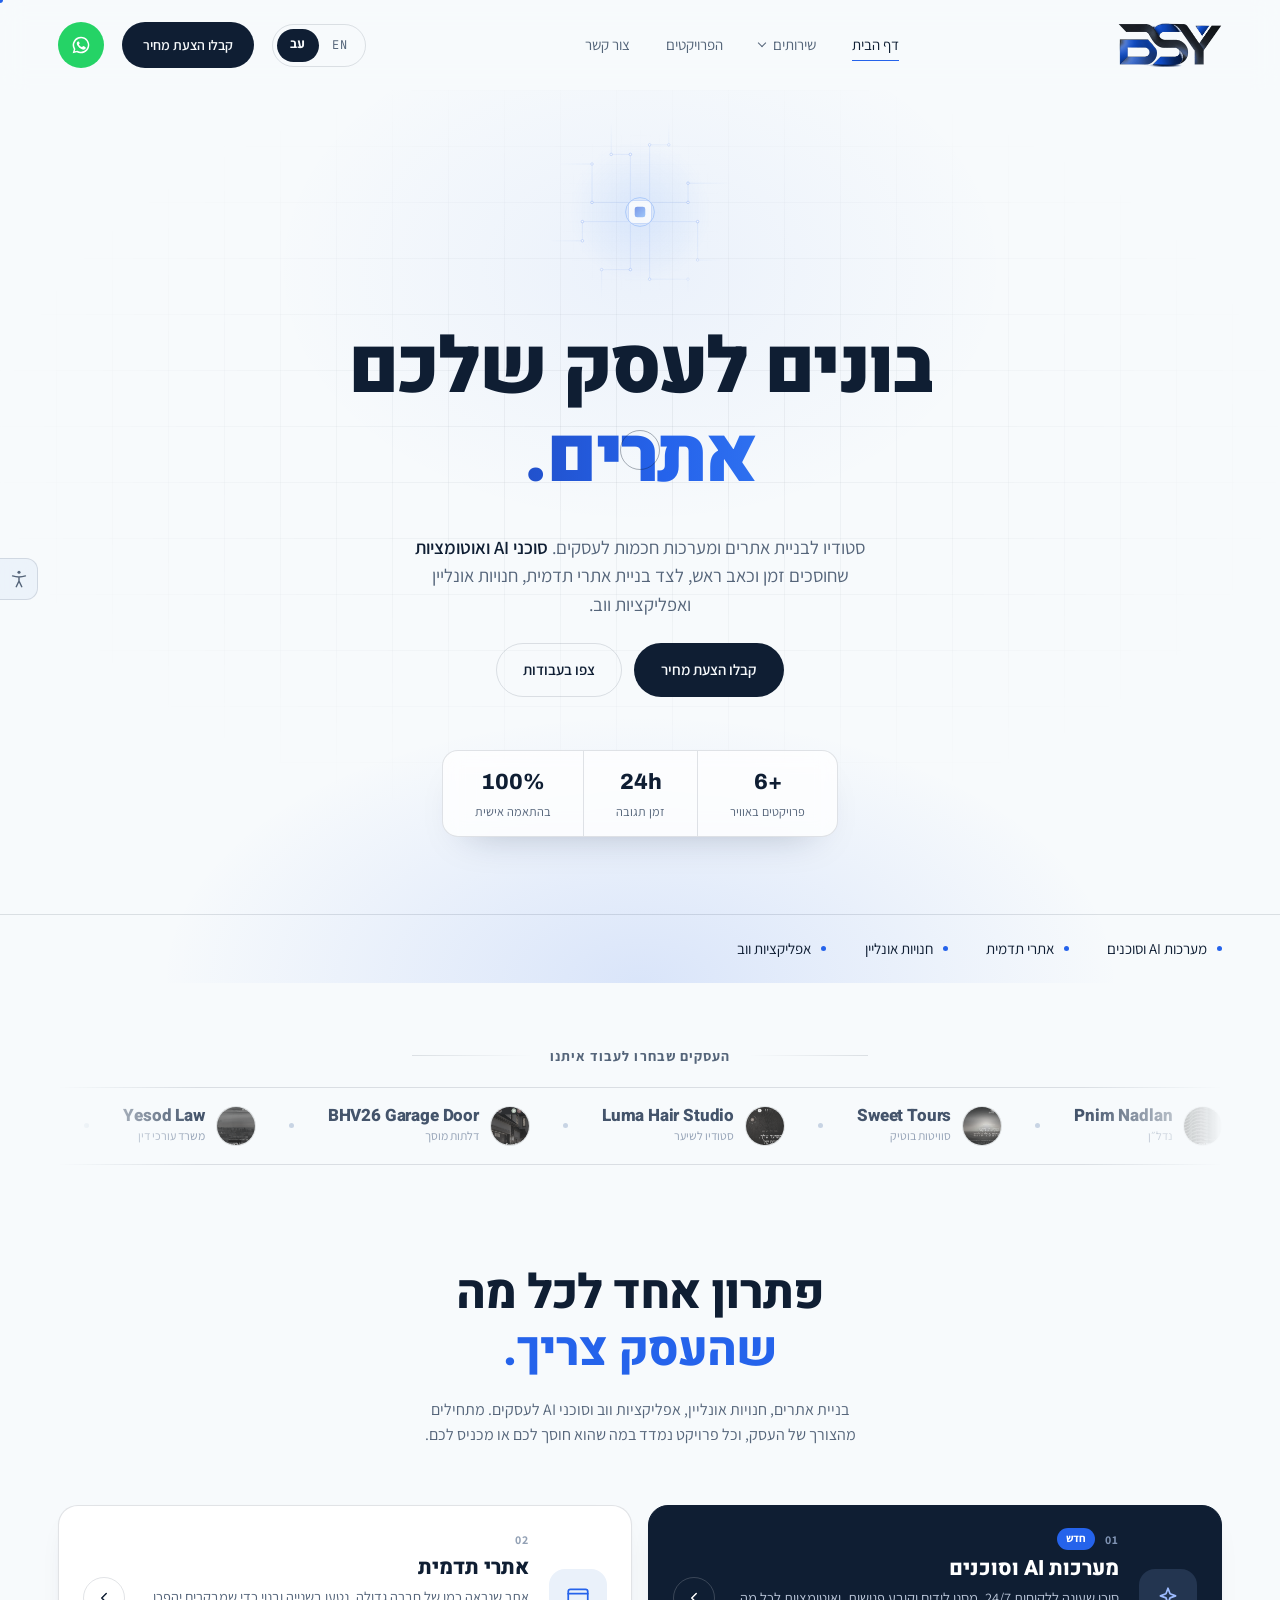
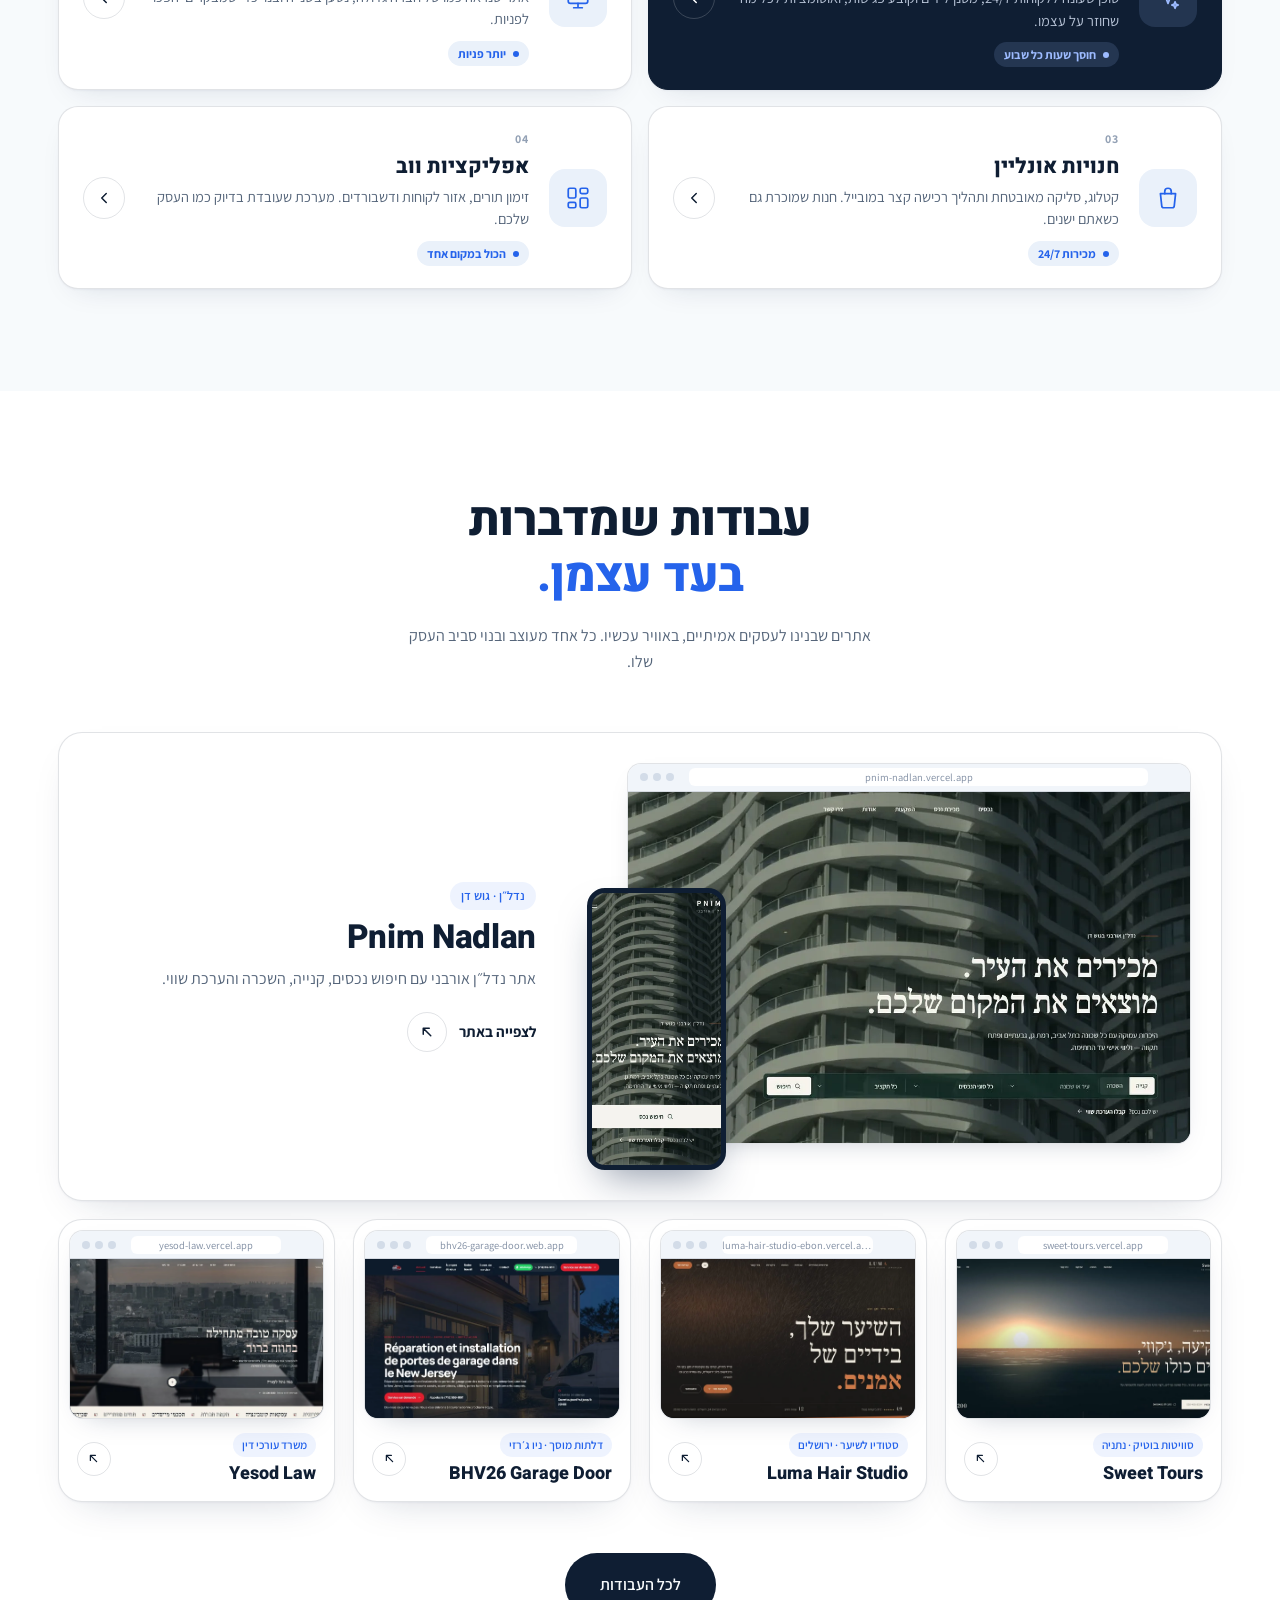
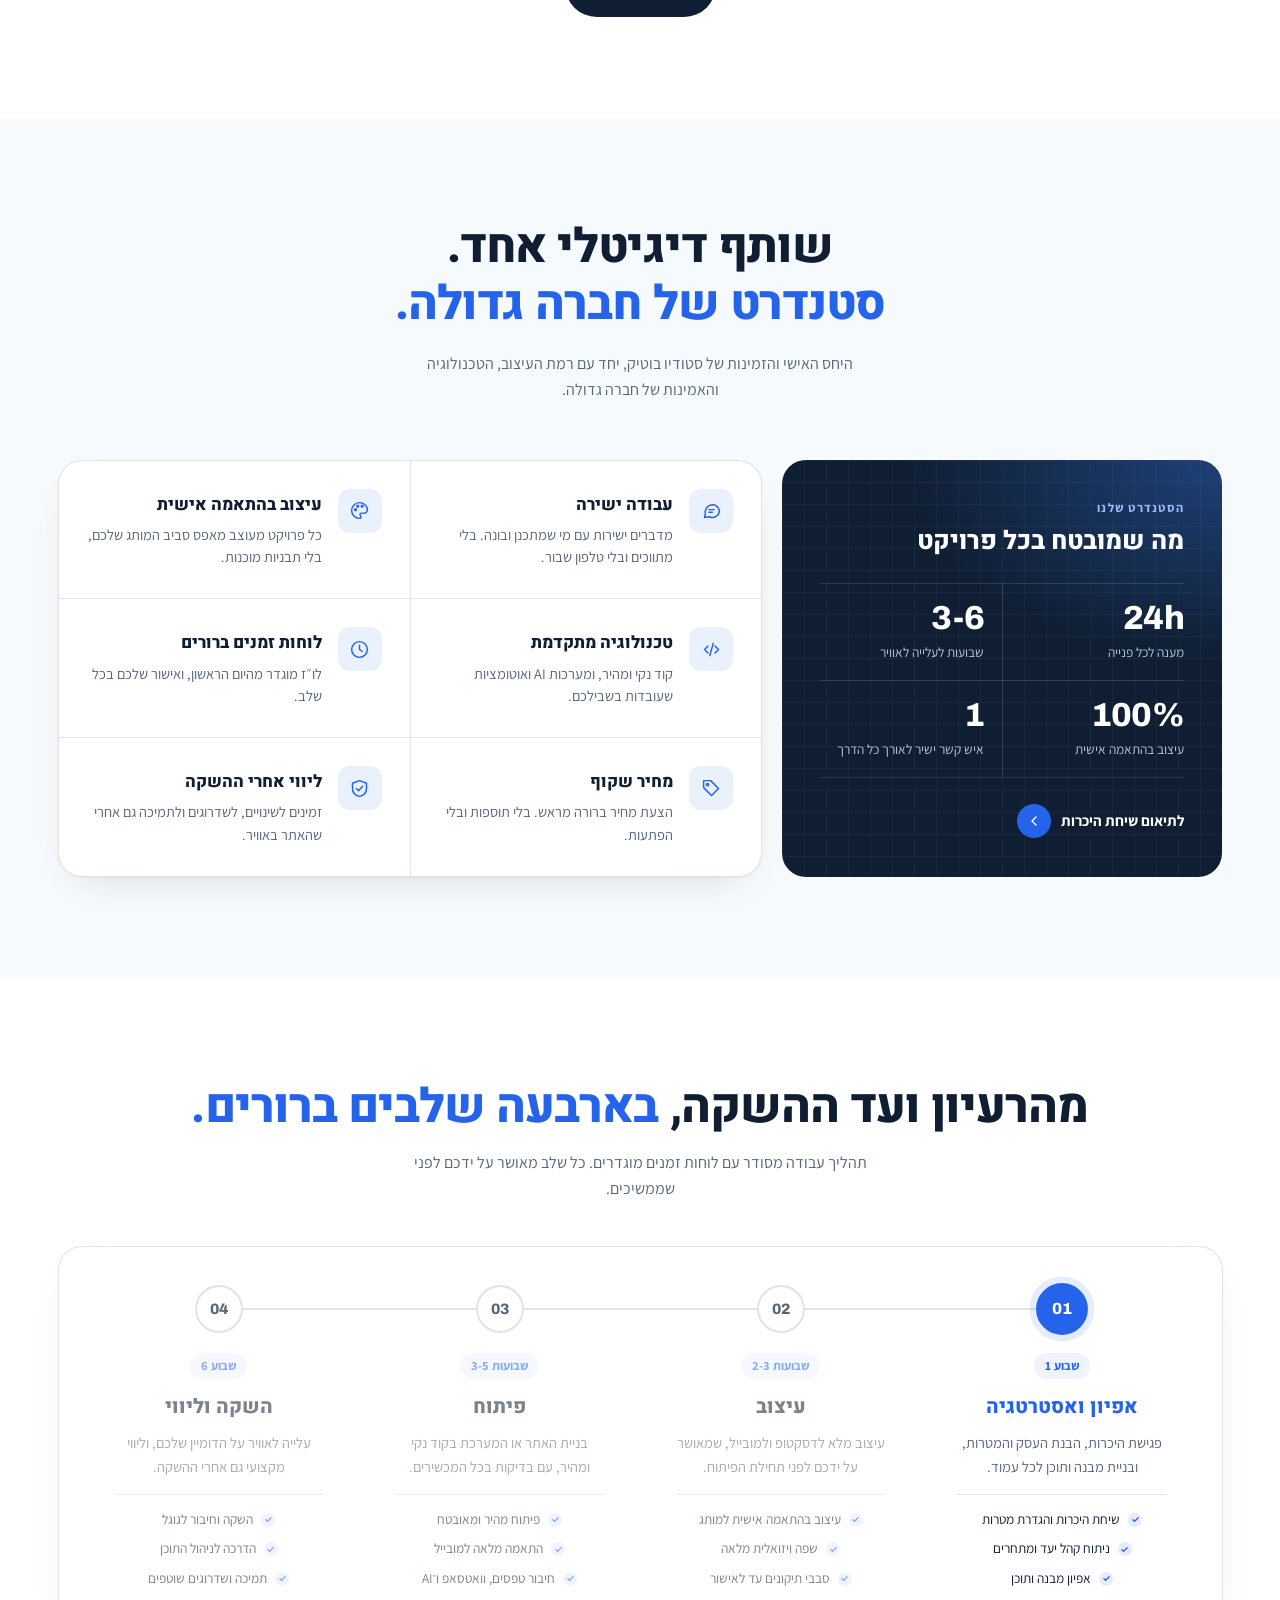
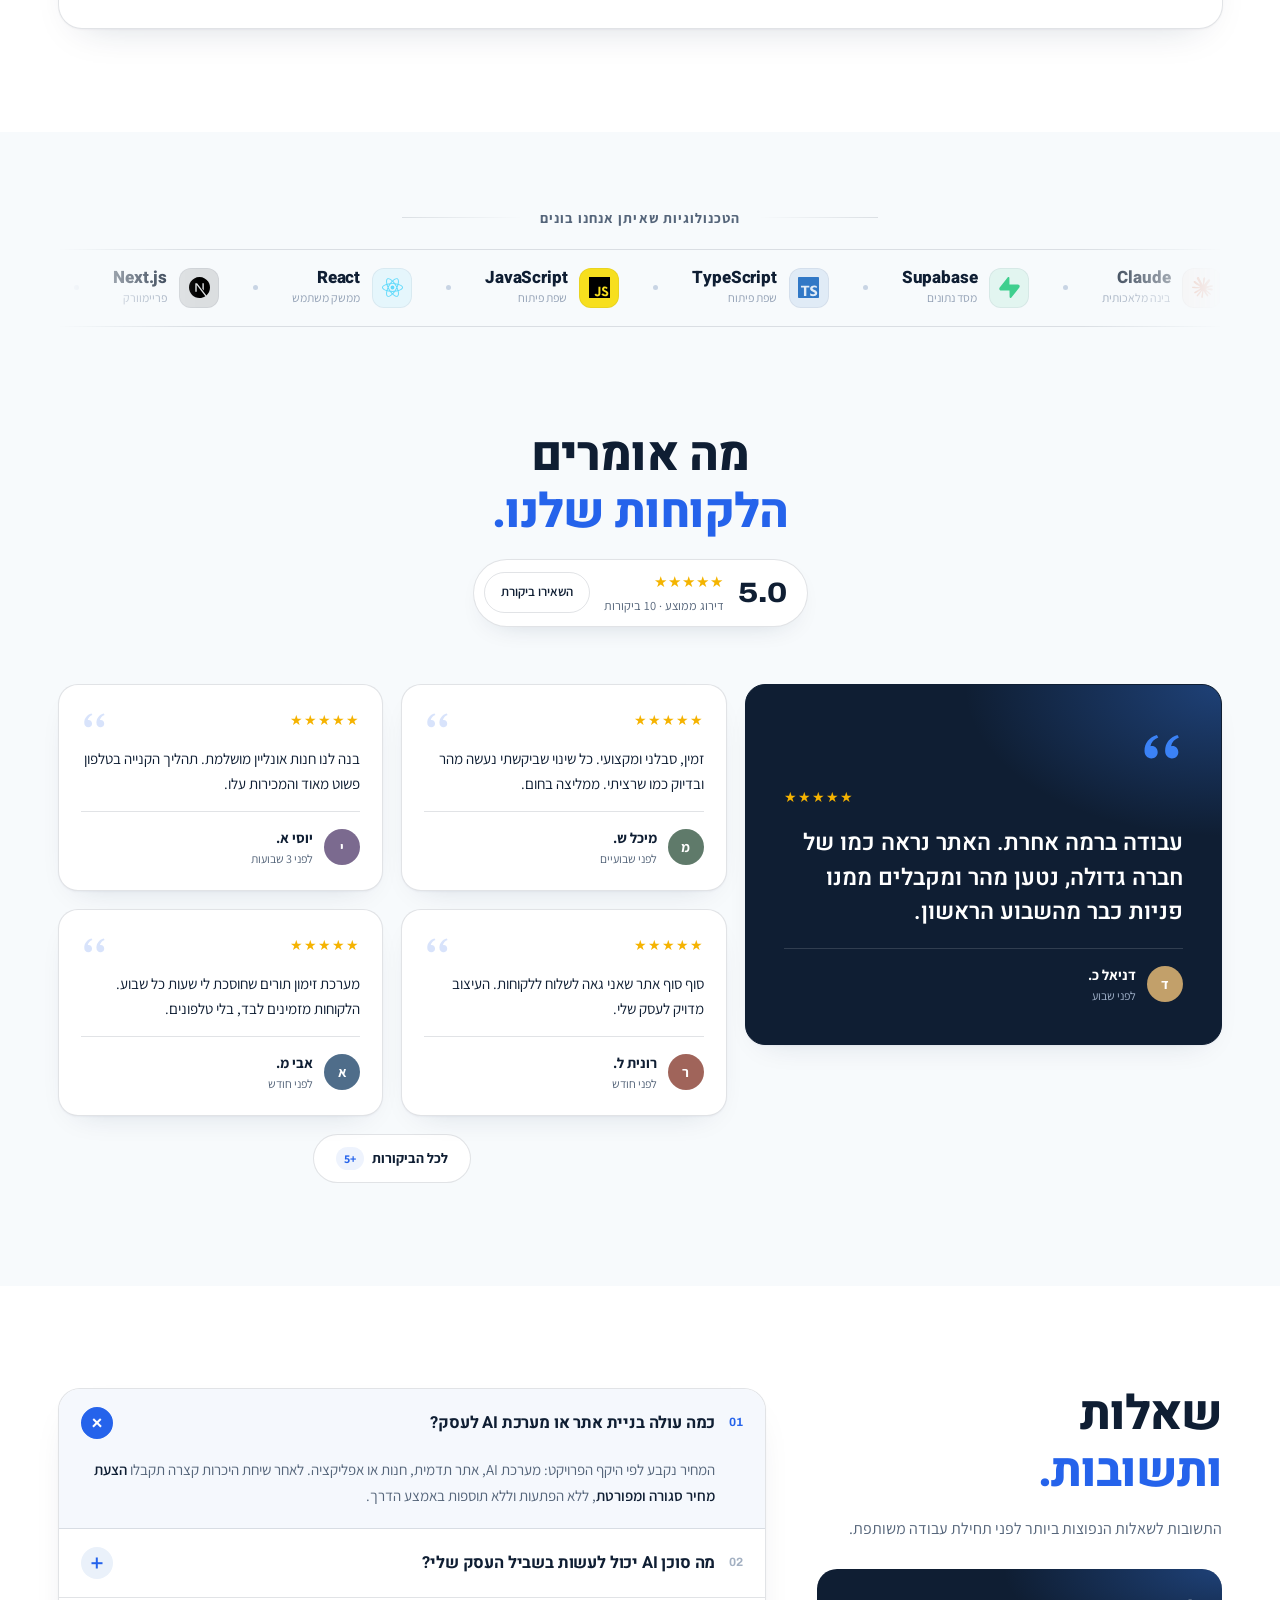
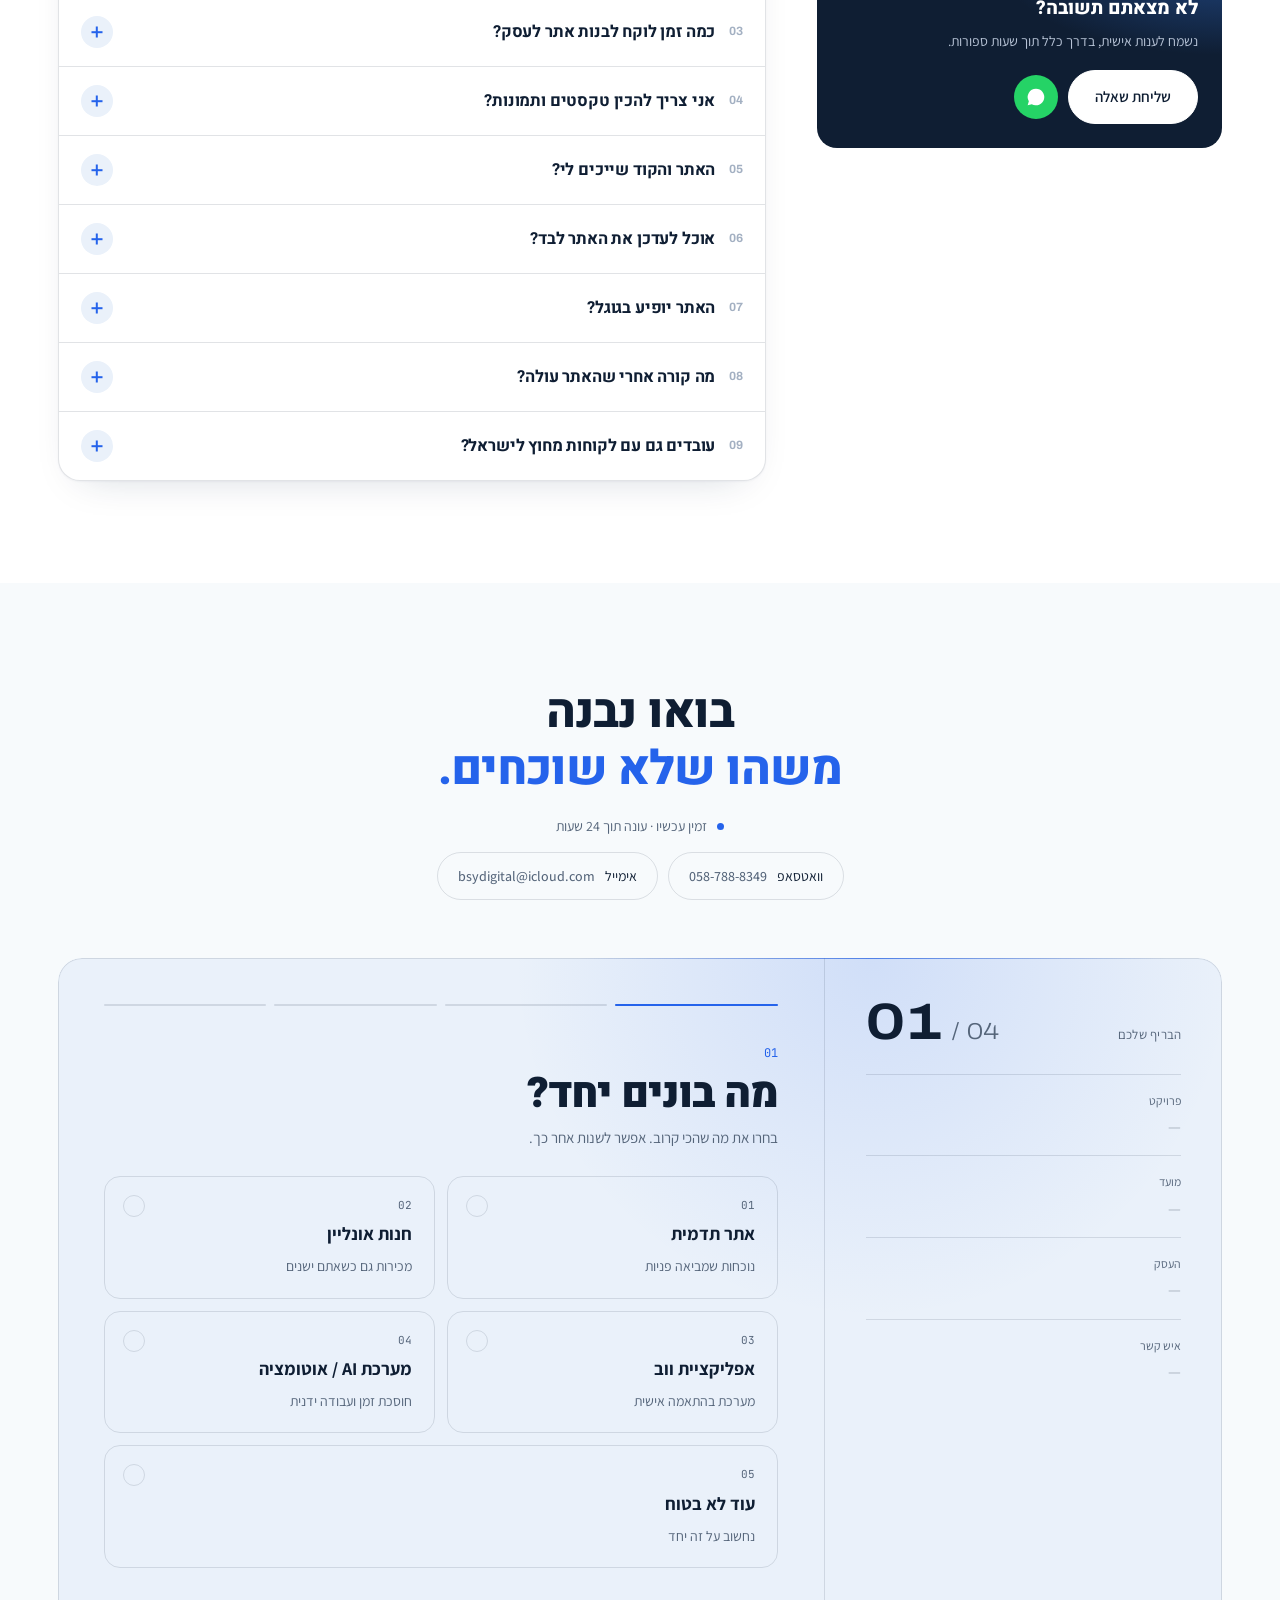
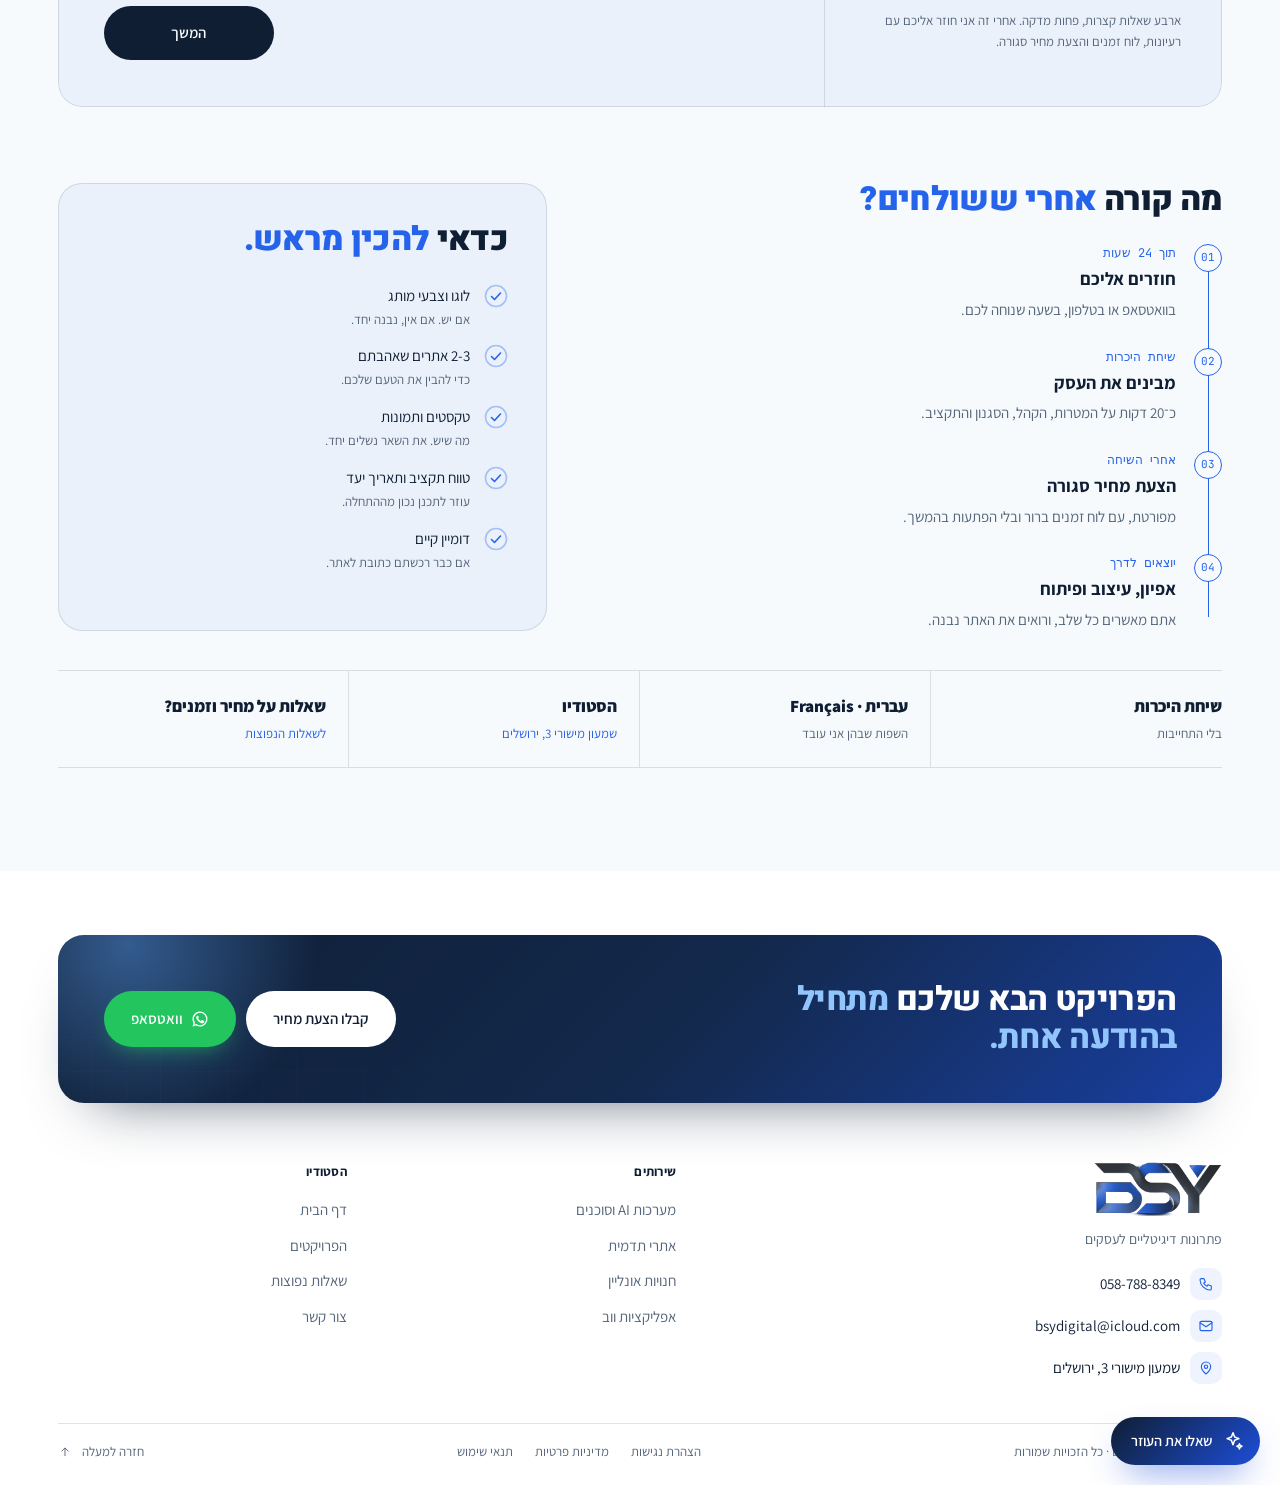
<file: admin/index.html>
<!doctype html>
<html lang="he" dir="rtl">
<head>
<meta charset="utf-8">
<meta name="robots" content="noindex, nofollow">
<meta name="viewport" content="width=device-width, initial-scale=1">
<title>B.S.Y DIGITAL</title>
<meta http-equiv="refresh" content="0; url=/#admin">
<script>location.replace("/#admin");</script>
<style>html { background: #0a0a0b; }</style>
</head>
<body></body>
</html>
</file>
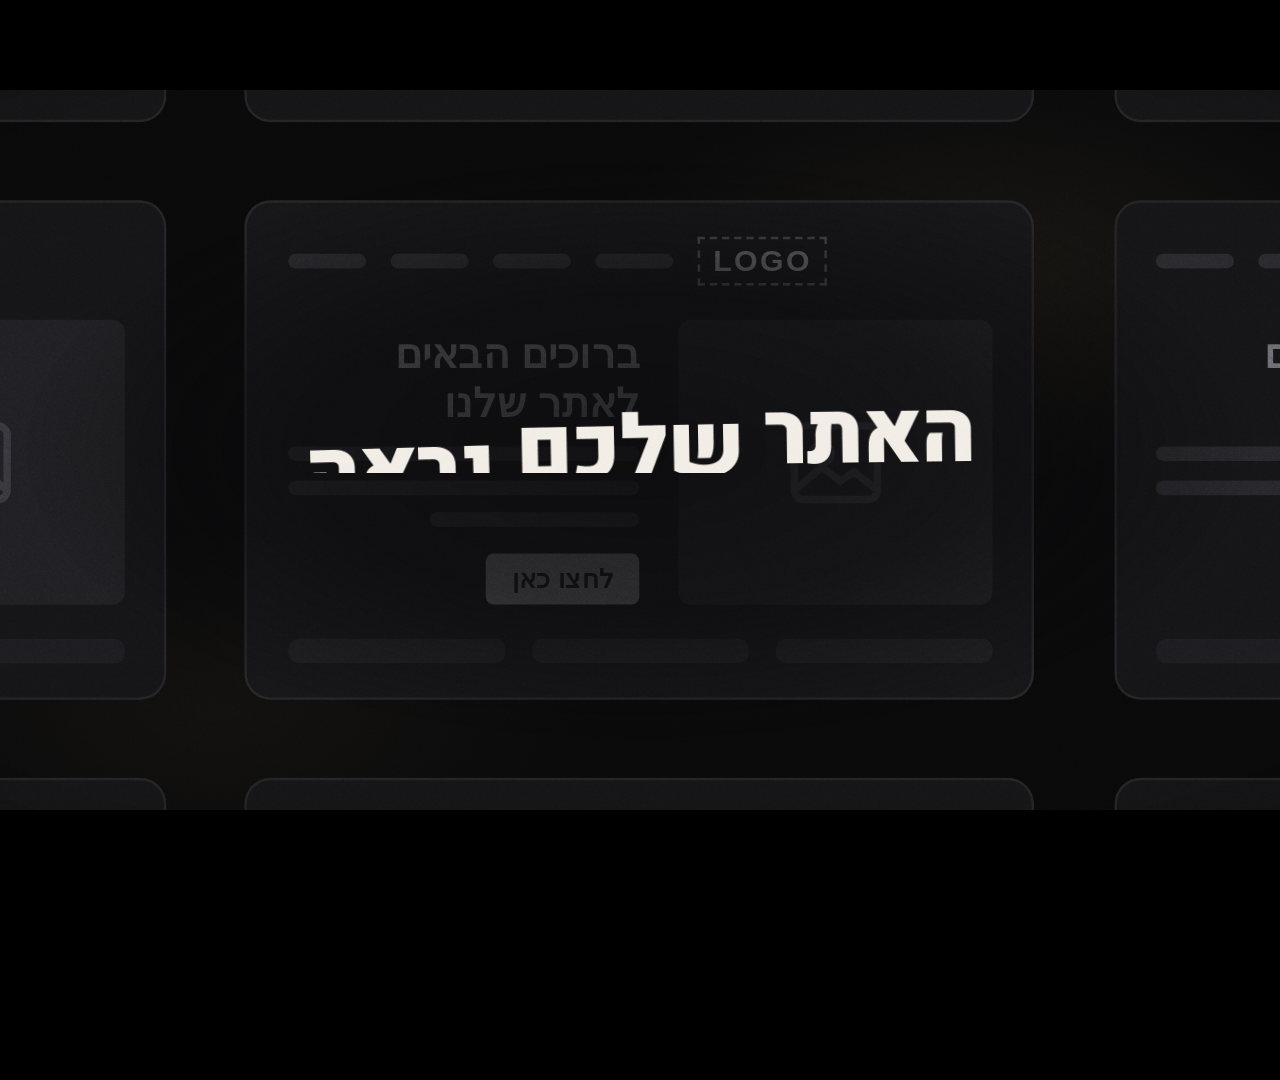
<file: promo/ad.html>
<!doctype html>
<html lang="he" dir="rtl">
<head>
<meta charset="utf-8">
<meta name="viewport" content="width=device-width, initial-scale=1">
<title>BSY Digital Promo</title>
<link rel="stylesheet" href="assets/fonts.css">
<style>
:root {
  --ink: #0a0a0b; --ink2: #111113; --ink3: #18181b; --ink4: #212125;
  --bone: #f2eee7; --stone: #8e8a83; --line: rgba(242, 238, 231, .11);
  --brass: #c2a06a; --brass2: #e6c995; --brass3: #8c6d3f;
  --he: "Heebo", "Liberation Sans", Arial, sans-serif;
  --serif: "Frank Ruhl Libre", "Times New Roman", serif;
  --en: "Archivo", "Heebo", Arial, sans-serif;
  --mono: "JetBrains Mono", ui-monospace, monospace;
}
* { box-sizing: border-box; margin: 0; padding: 0; }
html { font-size: 10.8px; }
body { background: #000; overflow: hidden; }
#stage { position: relative; width: 1920px; height: 1080px; overflow: hidden; background: var(--ink); color: var(--bone); font-family: var(--he); direction: rtl; -webkit-font-smoothing: antialiased; transform-origin: 0 0; }
#stage.v { width: 1080px; height: 1920px; }
#world { position: absolute; inset: 0; }
.scene { position: absolute; inset: 0; visibility: hidden; }
.ab { position: absolute; }
.mono { font-family: var(--mono); direction: ltr; unicode-bidi: isolate; }
.en { font-family: var(--en); direction: ltr; unicode-bidi: isolate; }

/* Type */
.h1 { font-family: var(--he); font-weight: 900; font-size: 15rem; line-height: 1; letter-spacing: -.012em; color: var(--bone); white-space: nowrap; }
.h1s { font-family: var(--serif); font-weight: 300; font-size: 15rem; line-height: 1.1; color: var(--brass); white-space: nowrap; }
.w { display: inline-block; overflow: hidden; vertical-align: top; padding: .3em .1em .26em; margin: -.3em -.1em -.26em; }
.wi { display: inline-block; }
.eyebrow { display: flex; align-items: center; gap: 1.6rem; font-family: var(--he); font-weight: 500; font-size: 2rem; color: var(--stone); letter-spacing: .02em; }
.eyebrow .ln { width: 6rem; height: 2px; background: var(--brass); transform-origin: 100% 50%; }
.eyebrow .dot { width: 1rem; height: 1rem; border-radius: 50%; background: var(--brass); box-shadow: 0 0 1.6rem rgba(194,160,106,.7); }
.body { font-family: var(--he); font-weight: 400; font-size: 2.6rem; line-height: 1.55; color: var(--stone); }
.body b { color: var(--bone); font-weight: 500; }

/* Atmosphere */
.bgglow { position: absolute; inset: -10%; background:
  radial-gradient(38% 34% at 72% 28%, rgba(194,160,106,.085), transparent 70%),
  radial-gradient(34% 30% at 22% 78%, rgba(194,160,106,.05), transparent 70%); }
#grain { position: absolute; inset: 0; pointer-events: none; mix-blend-mode: overlay; opacity: .11; background-size: 320px 320px; z-index: 50; }
.vignette { position: absolute; inset: 0; pointer-events: none; z-index: 49; background: radial-gradient(130% 100% at 50% 50%, transparent 58%, rgba(0,0,0,.5) 100%); }
#flash { position: absolute; inset: 0; background: #fff5e3; opacity: 0; pointer-events: none; z-index: 60; }
.leak { position: absolute; width: 140rem; height: 140rem; border-radius: 50%; left: 50%; top: 50%; margin: -70rem 0 0 -70rem; background: radial-gradient(closest-side, rgba(230,190,120,.55), rgba(194,160,106,.18) 45%, transparent 75%); mix-blend-mode: screen; opacity: 0; pointer-events: none; z-index: 48; }
#dust { position: absolute; inset: 0; pointer-events: none; z-index: 5; opacity: 0; }
#dust i { position: absolute; left: 0; top: 0; border-radius: 50%; background: radial-gradient(circle, rgba(240,210,150,.95), rgba(194,160,106,.25) 45%, transparent 70%); }

/* ---------- S1: the sea of templates ---------- */
.tcam { position: absolute; left: 50%; top: 50%; width: 0; height: 0; }
.tgrid { position: absolute; left: 0; top: 0; display: grid; gap: 3rem; transform: translate(-50%, -50%); }
.tile { position: relative; width: 30rem; height: 19rem; border-radius: 1rem; background: #17171a; border: 1px solid rgba(255,255,255,.07); overflow: hidden; font-family: "Liberation Sans", Arial, sans-serif; }
.tg { position: absolute; inset: 0; padding: 1.3rem 1.5rem; display: flex; flex-direction: column; gap: 1.3rem; }
.tg-nav { display: flex; align-items: center; gap: .9rem; }
.tg-logo { font-weight: 700; font-size: 1.15rem; color: #6a6a70; border: 1px dashed #4a4a50; padding: .2rem .5rem; letter-spacing: .08em; margin-inline-end: auto; direction: ltr; }
.tg-nav i { width: 3rem; height: .55rem; border-radius: .3rem; background: #2c2c31; }
.tg-hero { display: flex; gap: 1.4rem; flex: 1; }
.tg-img { width: 12rem; border-radius: .5rem; background: #232327; display: grid; place-items: center; }
.tg-img svg { width: 4.2rem; height: 4.2rem; }
.tg-copy { flex: 1; display: flex; flex-direction: column; gap: .7rem; padding-top: .4rem; }
.tg-h { font-size: 1.55rem; font-weight: 700; color: #74747a; line-height: 1.2; }
.tg-copy i { height: .55rem; border-radius: .3rem; background: #2a2a2f; }
.tg-copy i.s { width: 60%; }
.tg-btn { align-self: flex-start; margin-top: .3rem; font-size: 1rem; color: #18181b; background: #5a5a60; padding: .35rem 1rem; border-radius: .3rem; font-weight: 700; }
.tg-row { display: flex; gap: 1rem; height: 2.4rem; }
.tg-row i { flex: 1; border-radius: .4rem; background: #202024; }
#tc { z-index: 2; }
.tp { position: absolute; inset: 0; background: radial-gradient(80% 70% at 75% 20%, rgba(194,160,106,.16), transparent 70%), #0b0b0c; padding: 1.3rem 1.6rem; display: flex; flex-direction: column; clip-path: inset(0 0 0 100%); }
.tp-nav { display: flex; align-items: center; gap: .9rem; }
.tp-nav img { height: 1.7rem; margin-inline-end: auto; }
.tp-nav i { width: 2.4rem; height: .4rem; border-radius: .3rem; background: rgba(242,238,231,.28); }
.tp-nav b { width: 4.4rem; height: 1.5rem; border-radius: 1rem; background: var(--bone); }
.tp-hero { margin-top: 1.9rem; }
.tp-h { font-family: var(--he); font-weight: 900; font-size: 2.55rem; line-height: 1.02; color: var(--bone); }
.tp-s { font-family: var(--serif); font-weight: 300; font-size: 2.7rem; line-height: 1.12; color: var(--brass); }
.tp-btns { display: flex; gap: .7rem; margin-top: 1.2rem; }
.tp-btns b { width: 6rem; height: 1.7rem; border-radius: 1rem; background: var(--bone); }
.tp-btns i { width: 5rem; height: 1.7rem; border-radius: 1rem; border: 1px solid rgba(242,238,231,.3); }
#tc .tglow { position: absolute; inset: -1px; border-radius: 1rem; border: 2px solid var(--brass); box-shadow: 0 0 4rem rgba(194,160,106,.55), inset 0 0 2rem rgba(194,160,106,.15); opacity: 0; }
.s1shade { position: absolute; inset: 0; background: radial-gradient(48% 40% at 50% 50%, rgba(10,10,11,.94), rgba(10,10,11,.7) 55%, rgba(10,10,11,0) 100%); opacity: 0; }
.v .s1shade { background: radial-gradient(75% 30% at 50% 50%, rgba(10,10,11,.94), rgba(10,10,11,.7) 55%, rgba(10,10,11,0) 100%); }
#s1a { position: absolute; left: 0; right: 0; top: 50%; transform: translateY(-50%); text-align: center; }
#s1a .h1 { font-size: 12rem; }
#s1a .h1s { font-size: 11.5rem; }
#s1b { position: absolute; right: 9rem; top: 50%; transform: translateY(-50%); text-align: right; }
#s1b .h1 { font-size: 14rem; }
#s1b .h1s { font-size: 17rem; }
.v #s1a .h1 { font-size: 9.6rem; white-space: normal; }
.v #s1a .h1s { font-size: 10rem; }
.v #s1b { right: 0; left: 0; top: 30%; text-align: center; }
.v #s1b .h1 { font-size: 13rem; }
.v #s1b .h1s { font-size: 17rem; }

/* ---------- Logo (travels across the film) ---------- */
#lg { position: absolute; left: 50%; top: 44%; width: 70rem; z-index: 30; opacity: 0; }
.v #lg { top: 43%; width: 78rem; }
#lg img { display: block; width: 100%; }
#lg .shine { position: absolute; inset: 0; -webkit-mask: url(assets/logo-mark.png) center / 100% 100% no-repeat; mask: url(assets/logo-mark.png) center / 100% 100% no-repeat; background: linear-gradient(100deg, transparent 0%, transparent 38%, rgba(255,250,235,.95) 50%, transparent 62%, transparent 100%); background-size: 260% 100%; background-position: 130% 0; mix-blend-mode: soft-light; }
#lg .shine2 { mix-blend-mode: normal; opacity: .55; }
.lglow { position: absolute; left: 50%; top: 44%; width: 120rem; height: 70rem; margin: -35rem 0 0 -60rem; background: radial-gradient(closest-side, rgba(194,160,106,.28), rgba(194,160,106,.08) 50%, transparent 80%); opacity: 0; z-index: 4; }
.v .lglow { top: 43%; }
.digital { position: absolute; left: 0; right: 0; text-align: center; font-family: var(--en); font-weight: 300; font-size: 3rem; color: var(--stone); letter-spacing: .95em; direction: ltr; margin-left: .95em; z-index: 31; white-space: nowrap; }
.digital b { font-weight: 300; color: var(--brass); }
.digital .c { display: inline-block; }
.digital .lam { transform: scaleY(-1); }
.dlines { position: absolute; left: 50%; height: 1px; width: 0; z-index: 31; }
.dlines i { position: absolute; top: 0; height: 1px; width: 26rem; background: linear-gradient(90deg, transparent, var(--brass)); }
.dlines i:first-child { right: 30rem; transform-origin: 100% 50%; }
.dlines i:last-child { left: 30rem; transform-origin: 0 50%; background: linear-gradient(-90deg, transparent, var(--brass)); }

/* ---------- Chrome ---------- */
#sect { position: absolute; left: 9rem; top: 7.4rem; display: flex; align-items: center; gap: 1.4rem; direction: ltr; z-index: 30; opacity: 0; }
#sect .n { font-family: var(--mono); font-size: 1.7rem; color: var(--brass); }
#sect .ln { width: 4rem; height: 1px; background: rgba(242,238,231,.3); }
#sect .lbl { position: relative; height: 2.4rem; overflow: hidden; min-width: 30rem; }
#sect .lbl span { position: absolute; left: 0; top: 0; font-family: var(--he); font-weight: 500; font-size: 1.9rem; color: var(--stone); line-height: 2.4rem; white-space: nowrap; direction: rtl; }
.v #sect { left: 7rem; top: 9.6rem; }

/* ---------- S2: hero ---------- */
#hero { position: absolute; right: 9rem; top: 25rem; text-align: right; }
#hero .eyebrow { margin-bottom: 5rem; }
#hero .h1, #hero .h1s { font-size: 15.5rem; }
#hero .h1s { position: relative; display: inline-block; }
#hero .uline { position: absolute; right: 0; bottom: .02em; height: 3px; width: 100%; background: linear-gradient(-90deg, var(--brass), rgba(194,160,106,0)); transform-origin: 100% 50%; }
#hero .body { margin-top: 4.5rem; font-size: 2.8rem; }
.v #hero { right: 7rem; left: 7rem; top: 40rem; }
.v #hero .h1, .v #hero .h1s { font-size: 19.5rem; white-space: normal; line-height: .98; }
.v #hero .h1s { line-height: 1.12; }
.v #hero .eyebrow { margin-bottom: 6rem; font-size: 2.6rem; }
.v #hero .body { font-size: 3.2rem; }

/* ---------- S3: services ---------- */
.svc-text { position: absolute; right: 9rem; top: 27rem; width: 66rem; height: 60rem; }
.svc-text .eyebrow { position: absolute; right: 0; top: 0; }
.odo { position: relative; display: inline-block; width: 2.6rem; height: 2.4rem; overflow: hidden; vertical-align: middle; }
.odo span { position: absolute; left: 0; top: 0; font-family: var(--mono); font-size: 2rem; line-height: 2.4rem; color: var(--brass); }
.cnt { font-family: var(--mono); font-size: 2rem; color: var(--stone); direction: ltr; display: flex; gap: .8rem; align-items: center; }
.slot { position: absolute; right: 0; top: 8rem; width: 100%; }
.slot .h1 { font-size: 11.5rem; }
.slot .h1s { font-size: 11.5rem; }
.slot .body { margin-top: 3.6rem; max-width: 58rem; }
.chips { display: flex; gap: 1.2rem; margin-top: 4rem; flex-wrap: wrap; }
.chip { font-family: var(--he); font-weight: 500; font-size: 2rem; color: var(--bone); padding: 1rem 2.2rem; border: 1px solid rgba(242,238,231,.16); border-radius: 10rem; background: rgba(242,238,231,.03); display: inline-flex; align-items: center; gap: 1rem; }
.chip::before { content: ""; width: .8rem; height: .8rem; border-radius: 50%; background: var(--brass); }
.svc-vis { position: absolute; left: 8rem; top: 17rem; width: 94rem; height: 72rem; perspective: 2600px; }
.card { position: absolute; left: 0; top: 0; width: 100%; height: 100%; opacity: 0; }
.v .svc-text { right: 7rem; left: 7rem; width: auto; top: 22rem; height: 62rem; }
.v .slot .h1, .v .slot .h1s { font-size: 12rem; }
.v .slot .body { font-size: 3rem; max-width: none; }
.v .chips { display: none; }
.v .svc-vis { left: 5rem; top: 92rem; width: 94rem; height: 76rem; }

.browser { position: absolute; border-radius: 1.6rem; background: #141416; border: 1px solid rgba(242,238,231,.1); overflow: hidden; box-shadow: 0 5rem 10rem rgba(0,0,0,.6), 0 0 0 1px rgba(0,0,0,.4); }
.bbar { height: 4rem; display: flex; align-items: center; gap: .8rem; padding: 0 1.6rem; direction: ltr; background: #19191c; border-bottom: 1px solid rgba(242,238,231,.06); }
.bbar i { width: 1.1rem; height: 1.1rem; border-radius: 50%; background: #333338; }
.bbar .url { margin: 0 auto; font-family: var(--mono); font-size: 1.45rem; color: #8b8780; background: #0f0f11; padding: .45rem 2.4rem; border-radius: 3rem; position: relative; height: 2.6rem; min-width: 40rem; text-align: center; overflow: hidden; }
.bbar .url span { position: absolute; left: 0; right: 0; top: .45rem; }
.bview { position: relative; overflow: hidden; }
.bview img { display: block; width: 100%; }

#v1 .browser { left: 3rem; top: 4rem; width: 88rem; }
#v1 .bview { height: 45rem; }
.toast { position: absolute; display: flex; align-items: center; gap: 1.6rem; width: 42rem; padding: 1.6rem 2rem; border-radius: 1.8rem; background: rgba(28,28,31,.92); border: 1px solid rgba(242,238,231,.12); box-shadow: 0 2.4rem 5rem rgba(0,0,0,.55); direction: rtl; }
.toast .ic { flex: none; width: 5rem; height: 5rem; border-radius: 1.4rem; display: grid; place-items: center; background: linear-gradient(140deg, var(--brass2), var(--brass3)); }
.toast .ic svg { width: 2.6rem; height: 2.6rem; }
.toast .tt { font-weight: 700; font-size: 2.1rem; color: var(--bone); line-height: 1.25; }
.toast .ts { font-size: 1.7rem; color: var(--stone); }
.toast .tm { margin-inline-start: auto; font-family: var(--mono); font-size: 1.4rem; color: var(--brass); align-self: flex-start; padding-top: .4rem; }
#v1 .toast { left: 0; }
#v1 .t1 { top: 40rem; } #v1 .t2 { top: 49.5rem; } #v1 .t3 { top: 59rem; }
.badge { position: absolute; display: flex; align-items: center; gap: 1.2rem; padding: 1.2rem 2.2rem; border-radius: 10rem; background: var(--bone); color: var(--ink); font-weight: 700; font-size: 2rem; box-shadow: 0 2rem 4rem rgba(0,0,0,.45); }
.badge .big { font-family: var(--en); font-weight: 800; font-size: 2.6rem; }
#v1 .badge { right: -1rem; top: 1rem; }

/* store */
.store { position: absolute; left: 4rem; top: 3rem; width: 86rem; height: 58rem; border-radius: 2.2rem; background: #121214; border: 1px solid rgba(242,238,231,.1); overflow: hidden; box-shadow: 0 5rem 10rem rgba(0,0,0,.6); }
.sbar { height: 7rem; display: flex; align-items: center; justify-content: space-between; padding: 0 3.2rem; border-bottom: 1px solid rgba(242,238,231,.07); }
.sbrand { font-family: var(--en); font-weight: 700; font-stretch: 120%; letter-spacing: .3em; font-size: 2rem; color: var(--bone); direction: ltr; }
.snav { display: flex; gap: 3rem; font-size: 1.8rem; color: var(--stone); }
.cart { position: relative; width: 4.4rem; height: 4.4rem; display: grid; place-items: center; border-radius: 50%; background: rgba(242,238,231,.06); }
.cart svg { width: 2.4rem; height: 2.4rem; }
.cart .cb { position: absolute; top: -.6rem; left: -.6rem; min-width: 2.4rem; height: 2.4rem; border-radius: 2rem; background: var(--brass); color: var(--ink); font-family: var(--en); font-weight: 800; font-size: 1.4rem; display: grid; place-items: center; overflow: hidden; }
.cart .cb span { position: absolute; left: 0; right: 0; text-align: center; line-height: 2.4rem; }
.sgrid { display: flex; height: calc(100% - 7rem); }
.pimg { position: relative; width: 40rem; flex: none; background: radial-gradient(70% 60% at 50% 45%, #3b2b19, #19130d 75%); display: grid; place-items: center; overflow: hidden; }
.bottle { position: relative; width: 15rem; height: 30rem; margin-top: 4rem; }
.bottle .neck { position: absolute; left: 50%; top: 4.6rem; width: 4.4rem; height: 3rem; margin-left: -2.2rem; background: linear-gradient(90deg, #8a6a3c, #e7cc96 45%, #8a6a3c); }
.bottle .cap { position: absolute; left: 50%; top: 0; width: 8.4rem; height: 5.2rem; margin-left: -4.2rem; border-radius: .8rem .8rem .4rem .4rem; background: linear-gradient(90deg, #6d522b, #f0d9a8 35%, #b18a50 60%, #5d4524); }
.bottle .glass { position: absolute; left: 0; right: 0; top: 7.4rem; bottom: 0; border-radius: 3rem 3rem 2.4rem 2.4rem; background: linear-gradient(115deg, rgba(255,226,170,.85), rgba(214,150,70,.9) 30%, rgba(146,84,30,.95) 70%, rgba(96,52,18,.95)); box-shadow: inset 0 0 0 .4rem rgba(255,230,190,.25), 0 3rem 6rem rgba(0,0,0,.6); overflow: hidden; }
.bottle .glass::before { content: ""; position: absolute; left: 1.6rem; top: 1.6rem; width: 2rem; bottom: 2rem; border-radius: 2rem; background: linear-gradient(180deg, rgba(255,255,255,.7), rgba(255,255,255,.05)); }
.bottle .lab { position: absolute; left: 50%; top: 52%; width: 9.6rem; margin-left: -4.8rem; padding: 1.1rem 0; background: rgba(242,238,231,.92); text-align: center; font-family: var(--en); font-weight: 600; font-size: 1.2rem; letter-spacing: .3em; color: #3a2a18; direction: ltr; }
.pshadow { position: absolute; left: 50%; bottom: 6rem; width: 22rem; height: 3rem; margin-left: -11rem; border-radius: 50%; background: radial-gradient(closest-side, rgba(0,0,0,.7), transparent); }
.pinfo { flex: 1; padding: 4.4rem 4rem; display: flex; flex-direction: column; }
.pcat { font-size: 1.7rem; color: var(--brass); font-weight: 500; letter-spacing: .04em; }
.pname { font-family: var(--he); font-weight: 800; font-size: 4.8rem; margin-top: .8rem; line-height: 1.1; }
.pdesc { font-size: 1.9rem; color: var(--stone); margin-top: 1rem; line-height: 1.45; }
.prow { display: flex; align-items: center; gap: 2rem; margin-top: 2.4rem; }
.price { font-family: var(--en); font-weight: 700; font-size: 4rem; direction: ltr; }
.stars { color: var(--brass); font-size: 2rem; letter-spacing: .15em; }
.addbtn { position: relative; margin-top: 3rem; height: 7rem; border-radius: 1.6rem; background: var(--bone); color: var(--ink); display: grid; place-items: center; font-weight: 700; font-size: 2.4rem; overflow: hidden; }
.addbtn .a2 { position: absolute; inset: 0; display: flex; align-items: center; justify-content: center; gap: 1rem; background: var(--brass); color: var(--ink); opacity: 0; }
.addbtn .a2 svg { width: 2.6rem; height: 2.6rem; }
.pays { display: flex; gap: 1rem; margin-top: 2.4rem; direction: ltr; }
.pay { font-family: var(--en); font-weight: 600; font-size: 1.5rem; color: var(--bone); padding: .8rem 1.4rem; border-radius: 1rem; border: 1px solid rgba(242,238,231,.14); background: rgba(242,238,231,.04); white-space: nowrap; }
.salesw { position: absolute; left: -2rem; top: 47rem; width: 38rem; padding: 2.2rem 2.6rem; border-radius: 2rem; background: rgba(26,26,29,.95); border: 1px solid rgba(242,238,231,.12); box-shadow: 0 3rem 6rem rgba(0,0,0,.6); }
.salesw .lbl { font-size: 1.8rem; color: var(--stone); display: flex; justify-content: space-between; align-items: center; }
.salesw .up { font-family: var(--mono); font-size: 1.5rem; color: #8fd19e; direction: ltr; }
.salesw .val { font-family: var(--en); font-weight: 800; font-size: 5.4rem; margin-top: .4rem; direction: ltr; text-align: right; letter-spacing: -.01em; }
.salesw svg { display: block; width: 100%; height: 5rem; margin-top: .8rem; }
.nightc { position: absolute; left: 48rem; top: -1.5rem; display: flex; align-items: center; gap: 1.2rem; padding: 1.3rem 2.2rem; border-radius: 10rem; background: rgba(26,26,29,.96); border: 1px solid rgba(194,160,106,.4); box-shadow: 0 2rem 4rem rgba(0,0,0,.5); font-size: 1.9rem; white-space: nowrap; }
.nightc svg { width: 2.4rem; height: 2.4rem; }
.nightc .mono { color: var(--brass); font-size: 1.8rem; }
.cursor { position: absolute; left: 0; top: 0; width: 4.2rem; height: 4.2rem; z-index: 10; filter: drop-shadow(0 .6rem 1rem rgba(0,0,0,.5)); }
.flyd { position: absolute; width: 2rem; height: 2rem; border-radius: 50%; background: var(--brass); box-shadow: 0 0 2rem var(--brass); opacity: 0; z-index: 9; }

/* dashboard */
.dash { position: absolute; left: 3rem; top: 3rem; width: 88rem; height: 60rem; border-radius: 2.2rem; background: #111113; border: 1px solid rgba(242,238,231,.1); overflow: hidden; display: flex; box-shadow: 0 5rem 10rem rgba(0,0,0,.6); }
.dside { width: 8rem; flex: none; border-left: 1px solid rgba(242,238,231,.07); display: flex; flex-direction: column; align-items: center; gap: 2.4rem; padding-top: 2.4rem; background: #0e0e10; }
.dside img { width: 5rem; }
.dside i { width: 3.2rem; height: 3.2rem; border-radius: 1rem; background: rgba(242,238,231,.07); }
.dside i.on { background: rgba(194,160,106,.28); box-shadow: inset 0 0 0 1px rgba(194,160,106,.6); }
.dmain { flex: 1; padding: 2.6rem 3rem; display: flex; flex-direction: column; gap: 2.2rem; }
.dtop { display: flex; justify-content: space-between; align-items: center; }
.dtop .t { font-weight: 800; font-size: 2.8rem; }
.dtop .mono { font-size: 1.5rem; color: var(--stone); padding: .7rem 1.4rem; border: 1px solid rgba(242,238,231,.12); border-radius: 1rem; }
.kpis { display: grid; grid-template-columns: repeat(3, 1fr); gap: 1.6rem; }
.kpi { padding: 1.8rem 2rem; border-radius: 1.6rem; background: #18181b; border: 1px solid rgba(242,238,231,.07); }
.kpi .k { font-size: 1.6rem; color: var(--stone); }
.kpi .n { font-family: var(--en); font-weight: 800; font-size: 3.8rem; direction: ltr; text-align: right; margin-top: .3rem; }
.kpi .d { font-family: var(--mono); font-size: 1.3rem; color: #8fd19e; direction: ltr; text-align: right; }
.kpi.hi { background: linear-gradient(150deg, rgba(194,160,106,.22), rgba(194,160,106,.05)); border-color: rgba(194,160,106,.35); }
.dcols { flex: 1; display: grid; grid-template-columns: 1.35fr 1fr; gap: 1.6rem; min-height: 0; }
.chart { position: relative; border-radius: 1.6rem; background: #18181b; border: 1px solid rgba(242,238,231,.07); padding: 2rem; }
.chart .ct { font-size: 1.6rem; color: var(--stone); display: flex; justify-content: space-between; }
.bars { position: absolute; left: 2rem; right: 2rem; bottom: 2rem; top: 6rem; display: flex; align-items: flex-end; gap: 1rem; direction: ltr; }
.bars i { flex: 1; border-radius: .6rem .6rem .2rem .2rem; background: linear-gradient(180deg, rgba(194,160,106,.95), rgba(194,160,106,.25)); transform-origin: 50% 100%; }
.chart svg { position: absolute; left: 2rem; right: 2rem; bottom: 2rem; top: 6rem; width: calc(100% - 4rem); height: calc(100% - 8rem); overflow: visible; }
.appts { border-radius: 1.6rem; background: #18181b; border: 1px solid rgba(242,238,231,.07); padding: 1.8rem 2rem; display: flex; flex-direction: column; gap: 1.2rem; }
.appts .ct { font-size: 1.6rem; color: var(--stone); }
.ap { display: flex; align-items: center; gap: 1.2rem; padding: 1rem 0; border-top: 1px solid rgba(242,238,231,.06); }
.ap .av { width: 3.6rem; height: 3.6rem; border-radius: 50%; background: linear-gradient(140deg, #3a3a40, #222226); display: grid; place-items: center; font-size: 1.5rem; font-weight: 700; color: var(--bone); flex: none; }
.ap .nm { font-size: 1.75rem; font-weight: 600; line-height: 1.2; }
.ap .sv { font-size: 1.4rem; color: var(--stone); }
.ap .st { margin-inline-start: auto; position: relative; font-size: 1.35rem; padding: .4rem 1.1rem; border-radius: 2rem; white-space: nowrap; }
.st.ok { color: #9ad6a8; background: rgba(120,200,140,.12); }
.st.wait { color: var(--brass2); background: rgba(194,160,106,.14); }
#v3 .toast { left: -2rem; top: 54rem; }
#v3 .toast .ic { background: linear-gradient(140deg, #9ad6a8, #4d9a62); }

/* ---------- S4: portfolio ---------- */
.wall { position: absolute; left: 50%; top: 50%; width: 0; height: 0; perspective: 3000px; }
.plane { position: absolute; left: 0; top: 0; display: flex; gap: 2.6rem; align-items: flex-start; transform-style: preserve-3d; }
.col { display: flex; flex-direction: column; gap: 2.6rem; }
.col img { display: block; border-radius: 1rem; box-shadow: 0 2rem 4rem rgba(0,0,0,.5); }
.col.d img { width: 46rem; }
.col.m img { width: 17rem; border-radius: 1.6rem; }
.s4shade { position: absolute; inset: 0; background: linear-gradient(to left, rgba(10,10,11,.97) 0%, rgba(10,10,11,.88) 34%, rgba(10,10,11,.15) 72%, rgba(10,10,11,.35) 100%); }
.v .s4shade { background: linear-gradient(to bottom, rgba(10,10,11,.97) 0%, rgba(10,10,11,.9) 28%, rgba(10,10,11,.2) 62%, rgba(10,10,11,.5) 100%); }
#s4h { position: absolute; right: 9rem; top: 30rem; text-align: right; }
#s4h .eyebrow { margin-bottom: 4.6rem; }
#s4h .h1, #s4h .h1s { font-size: 13.5rem; }
.v #s4h { right: 7rem; left: 7rem; top: 22rem; }
.v #s4h .h1, .v #s4h .h1s { font-size: 13rem; }
#dev { position: absolute; inset: 0; }
#dev .browser { left: 9rem; top: 20rem; width: 102rem; }
#dev .bview { height: 52rem; }
#dev .bview img, .phone .pv img { position: absolute; left: 0; top: 0; width: 100%; }
.phone { position: absolute; left: 4rem; top: 44rem; width: 25.5rem; padding: .9rem; border-radius: 4rem; background: #1b1b1e; border: 1px solid rgba(242,238,231,.16); box-shadow: 0 4rem 8rem rgba(0,0,0,.7), inset 0 0 0 .3rem #0c0c0d; }
.phone .pv { position: relative; height: 42.6rem; border-radius: 3.2rem; overflow: hidden; background: #000; }
.phone .notch { position: absolute; left: 50%; top: 1.6rem; width: 8rem; height: 2.2rem; margin-left: -4rem; border-radius: 2rem; background: #000; z-index: 3; }
#pinfo { position: absolute; right: 9rem; top: 33rem; width: 54rem; text-align: right; }
#pinfo .pc { display: flex; align-items: flex-end; gap: 1.4rem; justify-content: flex-start; direction: ltr; flex-direction: row-reverse; }
#pinfo .pc .big { font-family: var(--en); font-weight: 800; font-size: 9rem; line-height: 1; color: var(--bone); letter-spacing: -.02em; }
#pinfo .pc .tot { font-family: var(--mono); font-size: 2.2rem; color: var(--stone); padding-bottom: 1.2rem; }
#pinfo .pc .odo2 { position: relative; display: inline-block; width: 11rem; height: 9.4rem; overflow: hidden; vertical-align: bottom; }
#pinfo .pc .odo2 span { position: absolute; left: 0; top: 0; height: 9.4rem; }
.pslot { position: relative; height: 16rem; margin-top: 4rem; overflow: hidden; }
.pslot > div { position: absolute; right: 0; top: 0; left: 0; height: 100%; }
.pslot .nm { font-family: var(--en); font-weight: 800; font-stretch: 100%; font-size: 5rem; color: var(--bone); direction: ltr; text-align: right; line-height: 1.15; white-space: nowrap; }
.pslot .cat { font-size: 2.6rem; color: var(--brass); margin-top: .8rem; }
#pinfo .live { display: inline-flex; align-items: center; gap: 1.2rem; margin-top: 3rem; font-size: 2.2rem; color: var(--stone); }
#pinfo .live i { width: 1.1rem; height: 1.1rem; border-radius: 50%; background: #8fd19e; box-shadow: 0 0 1.4rem #8fd19e; }
.v #dev .browser { left: 6rem; top: 25rem; width: 88rem; }
.v #dev .bview { height: 44.8rem; }
.v .phone { left: auto; right: 6rem; top: 60rem; width: 38rem; }
.v .phone .pv { height: 65rem; }
.v #pinfo { right: auto; left: 7rem; top: 88rem; width: 46rem; text-align: left; }
.v #pinfo .pc { flex-direction: row; }
.v .pslot .nm { text-align: left; font-size: 5rem; white-space: normal; }
.v .pslot { height: 22rem; }
.v .pslot .cat { text-align: left; direction: rtl; }
.v #pinfo .live { direction: rtl; }

/* ---------- S5: why ---------- */
.qf { position: absolute; inset: 0; display: flex; flex-direction: column; align-items: center; justify-content: center; text-align: center; }
.qf .tag { direction: ltr; font-family: var(--mono); font-size: 2.2rem; color: var(--brass); letter-spacing: .25em; margin-bottom: 3.4rem; overflow: hidden; }
.qf .tag span { display: inline-block; }
.qf .big { font-family: var(--he); font-weight: 900; font-size: 22rem; line-height: 1; letter-spacing: -.015em; white-space: nowrap; }
.qf .big.s { font-family: var(--serif); font-weight: 300; color: var(--brass); font-size: 24rem; }
.qf .ghost { position: absolute; font-family: var(--en); font-weight: 900; font-stretch: 125%; font-size: 70rem; line-height: 1; color: transparent; -webkit-text-stroke: 2px rgba(194,160,106,.14); direction: ltr; white-space: nowrap; }
.v .qf .big { font-size: 20rem; white-space: normal; line-height: 1.02; }
.v .qf .big.s { font-size: 22rem; }
.v .qf .ghost { font-size: 60rem; }
#studio { position: absolute; inset: 0; }
#studio .hd { position: absolute; right: 9rem; top: 21rem; text-align: right; }
#studio .h1, #studio .h1s { font-size: 14rem; }
.proc { position: absolute; left: 9rem; right: 9rem; top: 76rem; height: 14rem; }
.proc .track { position: absolute; left: 0; right: 0; top: 2rem; height: 2px; background: rgba(242,238,231,.1); }
.proc .fill { position: absolute; left: 0; right: 0; top: 2rem; height: 2px; background: linear-gradient(-90deg, var(--brass2), var(--brass)); transform-origin: 100% 50%; box-shadow: 0 0 1.4rem rgba(194,160,106,.6); }
.node { position: absolute; top: 0; width: 0; }
.node .nd { position: absolute; left: -2rem; top: 0; width: 4rem; height: 4rem; border-radius: 50%; background: var(--ink); border: 2px solid var(--brass); display: grid; place-items: center; }
.node .nd::after { content: ""; width: 1.4rem; height: 1.4rem; border-radius: 50%; background: var(--brass); }
.node .nl { position: absolute; top: 6.4rem; left: -20rem; width: 40rem; text-align: center; }
.node .nl b { display: block; font-weight: 700; font-size: 3rem; color: var(--bone); }
.node .nl span { display: block; font-size: 1.9rem; color: var(--stone); margin-top: .4rem; }
.node.first .nl { left: auto; right: -2rem; text-align: right; }
.node.last .nl { left: -2rem; text-align: left; }
.node.last .nd { border-color: #8fd19e; }
.node.last .nd::after { background: #8fd19e; box-shadow: 0 0 1.4rem #8fd19e; }
.pring { position: absolute; left: -2rem; top: 0; width: 4rem; height: 4rem; border-radius: 50%; border: 2px solid #8fd19e; opacity: 0; }
#weeks { position: absolute; left: 9rem; top: 30rem; text-align: left; direction: ltr; }
#weeks .big { font-family: var(--en); font-weight: 800; font-size: 17rem; line-height: .9; letter-spacing: -.03em; color: var(--bone); white-space: nowrap; }
#weeks .big em { font-style: normal; font-family: var(--serif); font-weight: 300; font-size: .62em; color: var(--brass); letter-spacing: 0; }
#weeks .big { direction: rtl; text-align: left; }
#weeks .sm { font-family: var(--he); font-size: 2.8rem; color: var(--stone); direction: rtl; margin-top: 2.2rem; text-align: left; }
.v #studio .hd { right: 7rem; left: 7rem; top: 24rem; }
.v #studio .h1, .v #studio .h1s { font-size: 13rem; }
.v #weeks { left: auto; right: 7rem; top: 76rem; text-align: right; }
.v #weeks .sm { text-align: right; }
.v .proc { left: 13rem; right: 13rem; top: 124rem; }
.v .node .nl b { font-size: 3.2rem; }
.v .node .nl { left: -10rem; width: 20rem; }
.v .node.first .nl { left: auto; right: -4rem; width: 20rem; }
.v .node.last .nl { left: -4rem; width: 20rem; }

/* ---------- S6: one message ---------- */
#s6h { position: absolute; right: 9rem; top: 30rem; text-align: right; }
#s6h .h1, #s6h .h1s { font-size: 11.8rem; }
#s6h .body { margin-top: 4rem; }
.chat { position: absolute; left: 11rem; top: 15rem; width: 64rem; height: 72rem; border-radius: 3.2rem; background: #121214; border: 1px solid rgba(242,238,231,.1); overflow: hidden; box-shadow: 0 5rem 10rem rgba(0,0,0,.6); display: flex; flex-direction: column; }
.chd { display: flex; align-items: center; gap: 1.6rem; padding: 2.2rem 2.6rem; background: #18181b; border-bottom: 1px solid rgba(242,238,231,.07); }
.chd .av { width: 6rem; height: 6rem; border-radius: 50%; background: #0a0a0b; border: 1px solid rgba(194,160,106,.4); display: grid; place-items: center; }
.chd .av img { width: 4.4rem; }
.chd .nm { font-family: var(--en); font-weight: 700; font-size: 2.3rem; direction: ltr; text-align: right; }
.chd .stt { font-size: 1.7rem; color: #8fd19e; position: relative; height: 2.4rem; }
.chd .stt span { position: absolute; right: 0; top: 0; white-space: nowrap; }
.cbody { flex: 1; position: relative; padding: 3rem 2.6rem; background: radial-gradient(70% 50% at 50% 0%, rgba(194,160,106,.05), transparent), #0f0f11; }
.daytag { text-align: center; font-size: 1.5rem; color: var(--stone); }
.bub { position: absolute; max-width: 44rem; padding: 1.8rem 2.2rem 1.4rem; border-radius: 2.4rem; font-size: 2.3rem; line-height: 1.45; }
.bub .meta { display: flex; justify-content: flex-end; align-items: center; gap: .6rem; font-family: var(--mono); font-size: 1.3rem; color: rgba(10,10,11,.55); margin-top: .5rem; direction: ltr; }
.bub.out { right: 2.6rem; background: var(--bone); color: var(--ink); border-bottom-right-radius: .6rem; top: 13rem; }
.bub.in { left: 2.6rem; background: #222226; color: var(--bone); border-bottom-left-radius: .6rem; top: 29rem; }
.bub.in .meta { color: var(--stone); }
.ticks { position: relative; width: 2.4rem; height: 1.6rem; }
.ticks svg { position: absolute; inset: 0; width: 100%; height: 100%; }
.typing { position: absolute; left: 2.6rem; top: 29rem; display: flex; gap: .8rem; padding: 2rem 2.4rem; border-radius: 2.4rem; border-bottom-left-radius: .6rem; background: #222226; opacity: 0; }
.typing i { width: 1.2rem; height: 1.2rem; border-radius: 50%; background: var(--stone); }
.cin { display: flex; align-items: center; gap: 1.4rem; padding: 1.8rem 2.2rem; background: #18181b; border-top: 1px solid rgba(242,238,231,.07); }
.cin .fld { flex: 1; height: 6rem; border-radius: 3rem; background: #0f0f11; border: 1px solid rgba(242,238,231,.08); display: flex; align-items: center; padding: 0 2.4rem; font-size: 2.2rem; color: var(--bone); white-space: nowrap; overflow: hidden; }
.cin .fld .ph { color: #55534f; }
.cin .caret { display: inline-block; width: 2px; height: 2.8rem; background: var(--brass); margin-inline-start: .3rem; vertical-align: middle; }
.cin .snd { width: 6rem; height: 6rem; border-radius: 50%; background: var(--brass); display: grid; place-items: center; flex: none; }
.cin .snd svg { width: 2.6rem; height: 2.6rem; }
.v #s6h { right: 7rem; left: 7rem; top: 22rem; }
.v #s6h .h1, .v #s6h .h1s { font-size: 12rem; }
.v .chat { left: 7rem; top: 76rem; width: 86rem; height: 86rem; }

/* ---------- S7: end card ---------- */
#endc { position: absolute; left: 0; right: 0; top: 58rem; text-align: center; }
#endc .sub { font-size: 2.6rem; color: var(--stone); margin-top: 0; }
.cta { display: inline-flex; align-items: center; gap: 2rem; margin-top: 4.4rem; padding: 2.2rem 4.4rem; border-radius: 10rem; background: var(--bone); color: var(--ink); font-weight: 800; font-size: 3.2rem; box-shadow: 0 0 0 0 rgba(194,160,106,.5), 0 2.6rem 6rem rgba(194,160,106,.18); }
.cta svg { width: 3.2rem; height: 3.2rem; }
.contacts { display: flex; justify-content: center; gap: 5rem; margin-top: 4.6rem; }
.ct { display: inline-flex; align-items: center; gap: 1.4rem; font-size: 2.6rem; color: var(--bone); }
.ct .ci { width: 5rem; height: 5rem; border-radius: 50%; display: grid; place-items: center; border: 1px solid rgba(194,160,106,.45); }
.ct .ci svg { width: 2.4rem; height: 2.4rem; }
.ct .mono { font-size: 2.5rem; letter-spacing: .02em; }
.svcline { margin-top: 4rem; font-size: 2rem; color: var(--stone); letter-spacing: .04em; }
.svcline b { color: var(--brass); font-weight: 400; margin: 0 1.4rem; }
.v #endc { top: 106rem; }
.v .contacts { flex-direction: column; align-items: center; gap: 2.6rem; }
.v .cta { font-size: 3.6rem; padding: 2.6rem 5.4rem; }
.v .ct { font-size: 3rem; }
.v .ct .mono { font-size: 3rem; }
</style>
</head>
<body>
<div id="stage">
<div id="world">
  <div class="bgglow" id="bgglow"></div>
  <div class="lglow" id="lglow"></div>
  <div id="dust"></div>

  <!-- S1 -->
  <section class="scene" id="s1">
    <div class="tcam" id="tcam"><div class="tgrid" id="tgrid"></div></div>
    <div class="s1shade" id="s1shade"></div>
    <div id="s1a"><div class="h1 sp">האתר שלכם נראה</div><div class="h1 sp">כמו עוד אלף אתרים?</div></div>
    <div id="s1b"><div class="h1 sp">הגיע הזמן</div><div class="h1s sp">לבלוט.</div></div>
  </section>

  <!-- S2 -->
  <section class="scene" id="s2">
    <div id="hero">
      <div class="eyebrow" id="heroEb"><span class="dot"></span><span>סטודיו לעיצוב ופיתוח אתרים · ירושלים</span></div>
      <div class="h1 sp fit" data-fitg="hero">אתרים</div>
      <div class="h1 sp fit" data-fitg="hero">שמציבים אתכם</div>
      <div class="h1s fit" data-fitg="hero"><span class="sp">בליגה אחרת.</span><i class="uline"></i></div>
      <div class="body" id="heroBody">בהתאמה אישית. <b>אתרי תדמית, חנויות אונליין ואפליקציות ווב.</b></div>
    </div>
  </section>

  <!-- S3 -->
  <section class="scene" id="s3">
    <div class="svc-text">
      <div class="eyebrow" id="s3eb"><span class="ln"></span><span>שירותים</span><span class="cnt"><span class="odo" id="odo"><span>01</span><span>02</span><span>03</span></span><span>/ 03</span></span></div>
      <div class="slot" id="sl0">
        <div class="h1 sp fit" data-fitg="svc" data-max="64">אתרי תדמית</div>
        <div class="h1s sp fit" data-fitg="svc" data-max="64">שמביאים פניות.</div>
        <p class="body">אתר שנראה כמו של חברה גדולה, נטען בשנייה, ובנוי כדי שמבקרים יהפכו לפניות.</p>
        <div class="chips"><span class="chip">עיצוב בהתאמה אישית</span><span class="chip">מובייל מושלם</span><span class="chip">SEO</span></div>
      </div>
      <div class="slot" id="sl1">
        <div class="h1 sp fit" data-fitg="svc" data-max="64">חנויות אונליין</div>
        <div class="h1s sp fit" data-fitg="svc" data-max="64">שמוכרות גם בלילה.</div>
        <p class="body">חנות שנראית כמו מותג, נותנת ביטחון לקנות ומובילה לתשלום בכמה לחיצות.</p>
        <div class="chips"><span class="chip">סליקה מאובטחת</span><span class="chip">ניהול פשוט</span><span class="chip">משלוחים</span></div>
      </div>
      <div class="slot" id="sl2">
        <div class="h1 sp fit" data-fitg="svc" data-max="64">אפליקציות ווב</div>
        <div class="h1s sp fit" data-fitg="svc" data-max="64">בהתאמה אישית.</div>
        <p class="body">זימון תורים, אזור לקוחות ודשבורדים. מערכות שחוסכות זמן ומייצרות הכנסה.</p>
        <div class="chips"><span class="chip">זימון תורים</span><span class="chip">דשבורד</span><span class="chip">אוטומציות</span></div>
      </div>
    </div>
    <div class="svc-vis">
      <!-- V1: brand site + leads -->
      <div class="card" id="v1">
        <div class="browser"><div class="bbar"><i></i><i></i><i></i><span class="url"><span>luma-hair-studio.vercel.app</span></span></div><div class="bview"><img id="v1img" src="assets/luma-d.jpg"></div></div>
        <div class="badge" id="v1badge"><span>פניות היום</span><span class="big" id="leadN">+0</span></div>
        <div class="toast t1"><div class="ic"><svg viewBox="0 0 24 24" fill="none" stroke="#0a0a0b" stroke-width="2" stroke-linecap="round" stroke-linejoin="round"><path d="M4 6h16v12H4z"/><path d="m4 7 8 6 8-6"/></svg></div><div><div class="tt">פנייה חדשה מהאתר</div><div class="ts">דנה כהן · מעוניינת בתור</div></div><div class="tm">עכשיו</div></div>
        <div class="toast t2"><div class="ic"><svg viewBox="0 0 24 24" fill="none" stroke="#0a0a0b" stroke-width="2" stroke-linecap="round" stroke-linejoin="round"><path d="M4 6h16v12H4z"/><path d="m4 7 8 6 8-6"/></svg></div><div><div class="tt">פנייה חדשה מהאתר</div><div class="ts">יוסי לוי · ביקש הצעת מחיר</div></div><div class="tm">עכשיו</div></div>
        <div class="toast t3"><div class="ic"><svg viewBox="0 0 24 24" fill="none" stroke="#0a0a0b" stroke-width="2" stroke-linecap="round" stroke-linejoin="round"><path d="M4 6h16v12H4z"/><path d="m4 7 8 6 8-6"/></svg></div><div><div class="tt">פנייה חדשה מהאתר</div><div class="ts">מיכל אברהם · דרך וואטסאפ</div></div><div class="tm">עכשיו</div></div>
      </div>
      <!-- V2: store -->
      <div class="card" id="v2">
        <div class="store">
          <div class="sbar"><span class="sbrand">ATELIER</span><span class="snav"><span>בשמים</span><span>תיקים</span><span>לבית</span></span><span class="cart"><svg viewBox="0 0 24 24" fill="none" stroke="#f2eee7" stroke-width="1.8" stroke-linecap="round" stroke-linejoin="round"><path d="M5 8h14l-1.2 11H6.2z"/><path d="M9 8V6a3 3 0 0 1 6 0v2"/></svg><span class="cb" id="cb"><span>2</span><span>3</span></span></span></div>
          <div class="sgrid">
            <div class="pimg"><div class="pshadow"></div><div class="bottle"><div class="cap"></div><div class="neck"></div><div class="glass"><div class="lab">AMBER</div></div></div></div>
            <div class="pinfo">
              <div class="pcat">קולקציית חורף · בשמים</div>
              <div class="pname">בושם ענבר</div>
              <div class="pdesc">ענבר, וניל ועץ סנדל. 100 מ״ל.</div>
              <div class="prow"><span class="price">₪240</span><span class="stars">★★★★★</span></div>
              <div class="addbtn" id="addbtn"><span>הוסף לסל</span><span class="a2"><svg viewBox="0 0 24 24" fill="none" stroke="#0a0a0b" stroke-width="2.6" stroke-linecap="round" stroke-linejoin="round"><path d="m5 12.5 4.5 4.5L19 7.5"/></svg>נוסף לסל</span></div>
              <div class="pays"><span class="pay">Apple Pay</span><span class="pay">Google Pay</span><span class="pay">bit</span><span class="pay">VISA</span></div>
            </div>
          </div>
        </div>
        <div class="salesw" id="salesw"><div class="lbl"><span>מכירות היום</span><span class="up" id="salesUp">+12%</span></div><div class="val" id="salesV">₪4,820</div>
          <svg viewBox="0 0 300 50" preserveAspectRatio="none"><defs><linearGradient id="sg" x1="0" x2="0" y1="0" y2="1"><stop offset="0" stop-color="#c2a06a" stop-opacity=".35"/><stop offset="1" stop-color="#c2a06a" stop-opacity="0"/></linearGradient></defs><path d="M0 42 L30 38 L60 40 L90 30 L120 33 L150 24 L180 27 L210 18 L240 20 L270 10 L300 6 L300 50 L0 50Z" fill="url(#sg)"/><path id="spark" d="M0 42 L30 38 L60 40 L90 30 L120 33 L150 24 L180 27 L210 18 L240 20 L270 10 L300 6" fill="none" stroke="#c2a06a" stroke-width="2.5" vector-effect="non-scaling-stroke"/></svg></div>
        <div class="nightc" id="nightc"><svg viewBox="0 0 24 24" fill="#c2a06a"><path d="M20 14.5A8 8 0 0 1 9.5 4a8 8 0 1 0 10.5 10.5z"/></svg><span class="mono">02:14</span><span>הזמנה חדשה · ₪240</span></div>
        <div class="flyd" id="flyd"></div>
        <svg class="cursor" id="cursor" viewBox="0 0 24 24"><path d="M5 3l14 8-6.2 1.6L10 19z" fill="#f2eee7" stroke="#0a0a0b" stroke-width="1.4" stroke-linejoin="round"/></svg>
      </div>
      <!-- V3: dashboard -->
      <div class="card" id="v3">
        <div class="dash">
          <div class="dside"><img src="assets/logo-mark.png"><i class="on"></i><i></i><i></i><i></i></div>
          <div class="dmain">
            <div class="dtop"><span class="t">בוקר טוב, נועה</span><span class="mono">NOV 2026</span></div>
            <div class="kpis">
              <div class="kpi hi"><div class="k">הכנסות החודש</div><div class="n" id="k1">₪0</div><div class="d">+18% ▲</div></div>
              <div class="kpi"><div class="k">תורים השבוע</div><div class="n" id="k2">0</div><div class="d">+9 ▲</div></div>
              <div class="kpi"><div class="k">לקוחות חדשים</div><div class="n" id="k3">0</div><div class="d">+24% ▲</div></div>
            </div>
            <div class="dcols">
              <div class="chart"><div class="ct"><span>הכנסות · 30 יום</span><span class="mono" style="font-size:1.4rem">30D</span></div><div class="bars" id="bars"></div>
                <svg viewBox="0 0 100 100" preserveAspectRatio="none"><path id="dline" d="M0 78 C 10 74, 16 70, 24 64 S 38 60, 46 52 S 60 46, 68 38 S 84 26, 100 14" fill="none" stroke="#f2eee7" stroke-width="2" vector-effect="non-scaling-stroke"/></svg></div>
              <div class="appts"><div class="ct">תורים אחרונים</div>
                <div class="ap"><span class="av">נב</span><div><div class="nm">נועה ברק</div><div class="sv">טיפול פנים · 14:30</div></div><span class="st wait" id="st1">ממתין</span></div>
                <div class="ap"><span class="av">אש</span><div><div class="nm">אורי שמש</div><div class="sv">תספורת · 15:15</div></div><span class="st ok">מאושר</span></div>
                <div class="ap"><span class="av">רמ</span><div><div class="nm">רון מזרחי</div><div class="sv">ייעוץ · 16:00</div></div><span class="st ok">מאושר</span></div>
              </div>
            </div>
          </div>
        </div>
        <div class="toast" id="v3toast"><div class="ic"><svg viewBox="0 0 24 24" fill="none" stroke="#0a0a0b" stroke-width="2.6" stroke-linecap="round" stroke-linejoin="round"><path d="m5 12.5 4.5 4.5L19 7.5"/></svg></div><div><div class="tt">תור חדש נקבע</div><div class="ts">נועה ברק · אושר אוטומטית</div></div><div class="tm">14:30</div></div>
      </div>
    </div>
  </section>

  <!-- S4 -->
  <section class="scene" id="s4">
    <div class="wall" id="wall"><div class="plane" id="plane"></div></div>
    <div class="s4shade" id="s4shade"></div>
    <div id="s4h">
      <div class="eyebrow"><span class="ln"></span><span>עבודות נבחרות</span></div>
      <div class="h1 sp fit" data-fitg="s4">עבודות שמדברות</div>
      <div class="h1s sp fit" data-fitg="s4">בעד עצמן.</div>
    </div>
    <div id="dev">
      <div class="browser" id="devB"><div class="bbar"><i></i><i></i><i></i><span class="url" id="devUrl"></span></div><div class="bview" id="devBV"></div></div>
      <div class="phone" id="devP"><div class="pv" id="devPV"><div class="notch"></div></div></div>
      <div id="pinfo">
        <div class="pc"><span class="big"><span class="odo2" id="podo"></span></span><span class="tot">/ 06</span></div>
        <div class="pslot" id="pslot"></div>
        <div class="live"><i></i><span>פרויקטים אמיתיים, באוויר עכשיו</span></div>
      </div>
    </div>
  </section>

  <!-- S5 -->
  <section class="scene" id="s5">
    <div class="qf" id="q0"><div class="ghost">01</div><div class="tag"><span>01 — CUSTOM DESIGN</span></div><div class="big sp">עיצוב מאפס.</div></div>
    <div class="qf" id="q1"><div class="ghost">02</div><div class="tag"><span>02 — MOBILE FIRST</span></div><div class="big s sp">מובייל קודם.</div></div>
    <div class="qf" id="q2"><div class="ghost">03</div><div class="tag"><span>03 — PERFORMANCE</span></div><div class="big sp">נטען בשנייה.</div></div>
    <div class="qf" id="q3"><div class="ghost">04</div><div class="tag"><span>04 — SEO READY</span></div><div class="big s sp">מוכן לגוגל.</div></div>
    <div id="studio">
      <div class="hd">
        <div class="h1 sp fit" data-fitg="st" data-max="100">סטודיו קטן.</div>
        <div class="h1s sp fit" data-fitg="st" data-max="100">תוצאה של גדולים.</div>
      </div>
      <div id="weeks"><div class="big" id="wkBig"><span class="en">3–6</span> <em>שבועות</em></div><div class="sm">מהרעיון לאתר באוויר</div></div>
      <div class="proc" id="proc"><div class="track"></div><div class="fill" id="pfill"></div></div>
    </div>
  </section>

  <!-- S6 -->
  <section class="scene" id="s6">
    <div id="s6h">
      <div class="h1 sp fit" data-fitg="s6" data-max="88">האתר הבא שלכם</div>
      <div class="h1s sp fit" data-fitg="s6" data-max="88">מתחיל בהודעה אחת.</div>
      <p class="body" id="s6body">מדברים ישירות עם מי שמעצב ומתכנת. <b>תשובה תוך 24 שעות.</b></p>
    </div>
    <div class="chat" id="chat">
      <div class="chd"><span class="av"><img src="assets/logo-mark.png"></span><div><div class="nm">B.S.Y DIGITAL</div><div class="stt"><span id="stt1">זמין עכשיו</span><span id="stt2" style="opacity:0">מקליד…</span></div></div></div>
      <div class="cbody">
        <div class="daytag">היום</div>
        <div class="bub out" id="bOut">היי, אשמח להצעת מחיר לאתר לעסק שלי<div class="meta"><span>10:24</span><span class="ticks"><svg viewBox="0 0 24 16" fill="none" stroke-width="2" stroke-linecap="round" stroke-linejoin="round"><path id="tk1" d="M1 8.5 5 12.5 13 3.5" stroke="#8e8a83"/><path id="tk2" d="M8.5 11.5 9.5 12.5 17.5 3.5" stroke="#8e8a83"/></svg></span></div></div>
        <div class="typing" id="typing"><i></i><i></i><i></i></div>
        <div class="bub in" id="bIn">בשמחה! נדבר על העסק, ואחזור אליך עם רעיונות והצעת מחיר סגורה.<div class="meta"><span>10:25</span></div></div>
      </div>
      <div class="cin"><div class="fld" id="fld"><span class="ph" id="ph">כתבו הודעה…</span><span id="typed"></span><span class="caret" id="caret"></span></div><div class="snd"><svg viewBox="0 0 24 24" fill="#0a0a0b"><path d="M20 4 3 11l6.5 2.5L12 20z"/></svg></div></div>
    </div>
  </section>

  <!-- S7 -->
  <section class="scene" id="s7">
    <div id="endc">
      <div class="sub" id="endSub">סטודיו לעיצוב ופיתוח אתרים בהתאמה אישית · ירושלים</div>
      <div class="cta" id="cta"><span>קבלו הצעת מחיר</span><svg viewBox="0 0 24 24" fill="none" stroke="#0a0a0b" stroke-width="2.4" stroke-linecap="round" stroke-linejoin="round"><path d="M19 12H5"/><path d="m11 6-6 6 6 6"/></svg></div>
      <div class="contacts">
        <span class="ct" id="ct1"><span class="ci"><svg viewBox="0 0 24 24" fill="none" stroke="#c2a06a" stroke-width="1.8" stroke-linecap="round" stroke-linejoin="round"><path d="M20 11.5a8 8 0 0 1-11.6 7.1L4 20l1.4-4.2A8 8 0 1 1 20 11.5z"/></svg></span><span>וואטסאפ</span><span class="mono">058-788-8349</span></span>
        <span class="ct" id="ct2"><span class="ci"><svg viewBox="0 0 24 24" fill="none" stroke="#c2a06a" stroke-width="1.8" stroke-linecap="round" stroke-linejoin="round"><circle cx="12" cy="12" r="9"/><path d="M3 12h18"/><path d="M12 3a14 14 0 0 1 0 18a14 14 0 0 1 0-18z"/></svg></span><span class="mono">bsy-digital.vercel.app</span></span>
      </div>
      <div class="svcline" id="svcline">אתרי תדמית<b>·</b>חנויות אונליין<b>·</b>אפליקציות ווב</div>
    </div>
  </section>

  <!-- chrome (travels between scenes) -->
  <div class="dlines" id="dlines"><i></i><i></i></div>
  <div class="digital" id="digital"></div>
  <div id="lg"><img src="assets/logo-mark.png"><div class="shine" id="shine"></div><div class="shine shine2" id="shine2"></div></div>
  <div id="sect"><span class="n" id="sectN">02</span><span class="ln"></span><span class="lbl" id="sectL"></span></div>
</div>
<div class="leak" id="leak"></div>
<div class="vignette"></div>
<div id="grain"></div>
<div id="flash"></div>
</div>

<script src="assets/gsap.min.js"></script>
<script>
let __resolveReady;
window.__ready = new Promise(r => { __resolveReady = r; });
(async function () {
  const Q = new URLSearchParams(location.search);
  const V = Q.get('fmt') === 'v';
  const stage = document.getElementById('stage');
  if (V) stage.classList.add('v');
  const W = V ? 1080 : 1920, H = V ? 1920 : 1080, R = 10.8;
  const DUR = 30;
  const $ = (s, r = document) => r.querySelector(s);
  const $$ = (s, r = document) => Array.from(r.querySelectorAll(s));

  // deterministic random
  function rng(seed) { return function () { seed |= 0; seed = seed + 0x6D2B79F5 | 0; let t = Math.imul(seed ^ seed >>> 15, 1 | seed); t = t + Math.imul(t ^ t >>> 7, 61 | t) ^ t; return ((t ^ t >>> 14) >>> 0) / 4294967296; }; }

  const PJ = [
    { id: 'luma', name: 'Luma Hair Studio', cat: 'סטודיו לשיער · ירושלים', url: 'luma-hair-studio-ebon.vercel.app' },
    { id: 'myriam', name: 'Myriam Lellouche', cat: 'איפור קבוע · ירושלים', url: 'myriam-lellouche-site.vercel.app' },
    { id: 'pnim', name: 'Pnim Nadlan', cat: 'נדל״ן · גוש דן', url: 'pnim-nadlan.vercel.app' },
    { id: 'yesod', name: 'Yesod Law', cat: 'משרד עורכי דין', url: 'yesod-law.vercel.app' },
    { id: 'garage', name: 'BHV26 Garage Door', cat: 'דלתות מוסך · ניו ג׳רזי', url: 'bhv26-garage-door.web.app' },
    { id: 'sweet', name: 'Sweet Tours', cat: 'סוויטות בוטיק · נתניה', url: 'sweet-tours.vercel.app' }
  ];

  /* ---------- build DOM ---------- */
  // S1 tiles
  const TC = V ? 7 : 13, TR = V ? 17 : 11;
  const grid = $('#tgrid');
  grid.style.gridTemplateColumns = `repeat(${TC}, 30rem)`;
  const imgSvg = '<svg viewBox="0 0 24 24" fill="none" stroke="#3c3c42" stroke-width="1.6"><rect x="3" y="4" width="18" height="16" rx="2"/><circle cx="9" cy="10" r="2"/><path d="m3 18 6-5 4 3 3-2 5 4"/></svg>';
  const gen = `<div class="tg"><div class="tg-nav"><b class="tg-logo">LOGO</b><i></i><i></i><i></i><i></i></div><div class="tg-hero"><div class="tg-img">${imgSvg}</div><div class="tg-copy"><div class="tg-h">ברוכים הבאים לאתר שלנו</div><i></i><i></i><i class="s"></i><b class="tg-btn">לחצו כאן</b></div></div><div class="tg-row"><i></i><i></i><i></i></div></div>`;
  const pro = `<div class="tp"><div class="tp-nav"><img src="assets/logo-mark.png"><i></i><i></i><i></i><b></b></div><div class="tp-hero"><div class="tp-h">אתרים</div><div class="tp-h">שמציבים אתכם</div><div class="tp-s">בליגה אחרת.</div><div class="tp-btns"><b></b><i></i></div></div></div><div class="tglow"></div>`;
  const cR = (TR - 1) / 2, cC = (TC - 1) / 2;
  let html = '';
  for (let r = 0; r < TR; r++) for (let c = 0; c < TC; c++) {
    const isC = r === cR && c === cC;
    html += `<div class="tile"${isC ? ' id="tc"' : ''} data-r="${r}" data-c="${c}">${gen}${isC ? pro : ''}</div>`;
  }
  grid.innerHTML = html;

  // DIGITΛL wordmark
  $('#digital').innerHTML = 'DIGITΛL'.split('').map(ch => ch === 'Λ' ? '<b class="c lam">V</b>' : `<span class="c">${ch}</span>`).join('');

  // dust particles
  const dust = $('#dust'), DN = 70, dr = rng(7), DP = [];
  for (let i = 0; i < DN; i++) {
    const el = document.createElement('i');
    const s = 2 + Math.pow(dr(), 3) * 12;
    el.style.width = el.style.height = s + 'px';
    dust.appendChild(el);
    DP.push({ el, x: dr() * W, y: dr() * H, vx: (dr() - .5) * 18, vy: -6 - dr() * 22, ph: dr() * 6.28, f: .6 + dr() * 1.6, a: .25 + dr() * .75, blur: s > 9 });
    if (s > 9) el.style.filter = 'blur(2px)';
  }

  // S3 bars
  const bars = $('#bars'), br = rng(11);
  for (let i = 0; i < 14; i++) { const b = document.createElement('i'); b.style.height = (28 + i * 4.2 + br() * 18) + '%'; bars.appendChild(b); }

  // S4 wall
  const plane = $('#plane');
  const colsDef = V ? ['m', 'd', 'm', 'd', 'm', 'd', 'm'] : ['d', 'm', 'd', 'm', 'd', 'm', 'd', 'm'];
  colsDef.forEach((k, ci) => {
    const col = document.createElement('div'); col.className = 'col ' + k;
    for (let j = 0; j < 9; j++) { const p = PJ[(j * 2 + ci * 3) % 6]; const im = document.createElement('img'); im.src = `assets/${p.id}-${k}.jpg`; col.appendChild(im); }
    plane.appendChild(col);
  });
  // S4 devices
  const devBV = $('#devBV'), devPV = $('#devPV'), devUrl = $('#devUrl'), pslot = $('#pslot'), podo = $('#podo');
  PJ.forEach((p, i) => {
    const a = document.createElement('img'); a.src = `assets/${p.id}-d.jpg`; a.className = 'pd'; devBV.appendChild(a);
    const b = document.createElement('img'); b.src = `assets/${p.id}-m.jpg`; b.className = 'pm'; devPV.appendChild(b);
    const u = document.createElement('span'); u.textContent = p.url; devUrl.appendChild(u);
    const d = document.createElement('div'); d.innerHTML = `<div class="nm">${p.name}</div><div class="cat">${p.cat}</div>`; pslot.appendChild(d);
    const o = document.createElement('span'); o.textContent = '0' + (i + 1); podo.appendChild(o);
  });
  // S5 process nodes
  const proc = $('#proc');
  const NODES = [['היכרות', 'שבוע 1'], ['עיצוב', 'שבועות 2–3'], ['פיתוח', 'שבועות 3–5'], ['השקה', 'שבוע 6']];
  NODES.forEach((n, i) => {
    const el = document.createElement('div');
    el.className = 'node' + (i === 0 ? ' first' : '') + (i === NODES.length - 1 ? ' last' : '');
    el.style.right = (i / (NODES.length - 1) * 100) + '%';
    el.innerHTML = `<div class="nd"></div>${i === NODES.length - 1 ? '<div class="pring"></div>' : ''}<div class="nl"><b>${n[0]}</b><span>${n[1]}</span></div>`;
    proc.appendChild(el);
  });
  // section labels
  const SECT = [['02', 'שירותים'], ['03', 'עבודות נבחרות'], ['04', 'למה B.S.Y'], ['05', 'צרו קשר']];
  $('#sectL').innerHTML = SECT.map(s => `<span>${s[1]}</span>`).join('');
  $('#sectN').innerHTML = '';
  $('#sectN').style.cssText = 'display:inline-block;height:2.4rem;overflow:hidden;position:relative;width:3rem';
  $('#sectN').innerHTML = SECT.map(s => `<span style="position:absolute;left:0;top:0;line-height:2.4rem">${s[0]}</span>`).join('');

  // split words
  $$('.sp').forEach(el => {
    const words = el.textContent.trim().split(/\s+/);
    el.innerHTML = words.map(w => `<span class="w"><span class="wi">${w}</span></span>`).join(' ');
  });

  // grain tiles
  const GT = [];
  const gr = rng(99);
  for (let k = 0; k < 6; k++) {
    const c = document.createElement('canvas'); c.width = c.height = 320;
    const x = c.getContext('2d'); const id = x.createImageData(320, 320);
    for (let i = 0; i < id.data.length; i += 4) { const v = 128 + (gr() + gr() + gr() - 1.5) * 150; id.data[i] = id.data[i + 1] = id.data[i + 2] = v; id.data[i + 3] = 255; }
    x.putImageData(id, 0, 0); GT.push(`url(${c.toDataURL()})`);
  }
  const grain = $('#grain');

  function fitAll() {
    const groups = {};
    $$('.fit').forEach((el, i) => {
      const max = Math.min(el.dataset.max && !V ? +el.dataset.max * R : Infinity, V ? W - 14 * R : W - 18 * R);
      const fs0 = parseFloat(getComputedStyle(el).fontSize);
      const d = el.style.display; el.style.display = 'inline-block';
      const need = el.getBoundingClientRect().width; el.style.display = d;
      (groups[el.dataset.fitg || ('_' + i)] ||= []).push([el, fs0, Math.min(1, max / need)]);
    });
    Object.values(groups).forEach(arr => {
      const k = Math.min(...arr.map(a => a[2]));
      if (k < 1) arr.forEach(([el, fs0]) => { el.style.fontSize = (fs0 * k * .985) + 'px'; });
    });
  }

  // wait for fonts and images before measuring anything
  {
    const fams = ['900 40px Heebo', '800 40px Heebo', '700 40px Heebo', '600 40px Heebo', '500 40px Heebo', '400 40px Heebo', '300 40px "Frank Ruhl Libre"', '300 40px Archivo', '600 40px Archivo', '700 40px Archivo', '800 40px Archivo', '400 40px "JetBrains Mono"'];
    await Promise.all(fams.map(f => document.fonts.load(f, 'אבגabc123₪')));
    await document.fonts.ready;
    await Promise.all($$('img').map(i => i.decode().catch(() => {})));
  }
  fitAll();
  {
    // flip the V around the middle of its cap height so it reads as a Λ on the same baseline
    const lam = $('#digital .lam'), cs = getComputedStyle(lam);
    const cx = document.createElement('canvas').getContext('2d');
    cx.font = `${cs.fontWeight} ${cs.fontSize} ${cs.fontFamily}`;
    const m = cx.measureText('V');
    const top = m.fontBoundingBoxAscent - m.actualBoundingBoxAscent / 2;
    const half = (m.fontBoundingBoxAscent + m.fontBoundingBoxDescent) / 2;
    lam.style.transformOrigin = `50% ${top}px`;
    lam.dataset.k = (top - half).toFixed(2);
  }
  // offset of an element inside an ancestor, ignoring transforms
  function offIn(el, anc) { let x = 0, y = 0; while (el && el !== anc) { x += el.offsetLeft; y += el.offsetTop; el = el.offsetParent; } return [x, y]; }
  const btnO = offIn($('#addbtn'), $('#v2')), btnE = $('#addbtn');
  const curX = btnO[0] + btnE.offsetWidth * .62, curY = btnO[1] + btnE.offsetHeight * .5;
  const cartO = offIn($('.cart'), $('#v2'));
  const cartX = cartO[0] + 22 - 10, cartY = cartO[1] + 22 - 10;

  /* ---------- timeline ---------- */
  const tl = gsap.timeline({ paused: true, defaults: { ease: 'expo.out', duration: .9 } });
  const wis = sel => $$(sel + ' .wi');
  function wordsIn(sel, t, o = {}) { tl.fromTo(wis(sel), { yPercent: 135, rotate: o.rot ?? -3 }, { yPercent: 0, rotate: 0, duration: o.d ?? 1, ease: o.ease ?? 'expo.out', stagger: o.st ?? .07 }, t); }
  function wordsOut(sel, t, o = {}) { tl.to(wis(sel), { yPercent: -135, duration: o.d ?? .45, ease: 'power3.in', stagger: o.st ?? .025 }, t); }
  function scene(id, a, b) { tl.set('#' + id, { autoAlpha: 1 }, a); tl.set('#' + id, { autoAlpha: 0 }, b); }
  function flash(t, peak = 1, up = .12, down = .7) {
    tl.fromTo('#flash', { opacity: 0 }, { opacity: peak, duration: up, ease: 'power2.in', immediateRender: false }, t - up);
    tl.to('#flash', { opacity: 0, duration: down, ease: 'expo.out' }, t);
  }

  // initial states
  gsap.set('#lg', { xPercent: -50, yPercent: -50, opacity: 0 });
  gsap.set(['.slot', '#sl0 .body', '#sl0 .chips', '#sl1 .body', '#sl1 .chips', '#sl2 .body', '#sl2 .chips'], { opacity: 1 });
  gsap.set('.wi', { yPercent: 135 });

  /* S1 — sea of templates (0 – 4) */
  scene('s1', 0, 4);
  const tcam = '#tcam';
  const S1a = V ? 3.0 : 4.3, S1b = V ? .52 : .48;
  const tileOther = $$('.tile:not(#tc)');
  const tcEls = $$('#tc .tg > *, #tc .tg-copy > *, #tc .tg-nav > *');
  tl.fromTo(tcam, { scale: S1a, x: 0, y: 0 }, { scale: S1a * .93, duration: .6, ease: 'power1.out' }, 0);
  tl.fromTo(tcEls, { opacity: 0, y: 8 }, { opacity: 1, y: 0, duration: .35, stagger: .028, ease: 'power2.out' }, .05);
  tl.to(tcam, { scale: S1b, duration: 1.45, ease: 'expo.inOut' }, .55);
  tl.fromTo(tileOther, { opacity: 0 }, { opacity: 1, duration: .5, ease: 'power1.out', stagger: { each: .0035, from: 'center', grid: [TR, TC] } }, .7);
  tl.fromTo('#s1shade', { opacity: 0 }, { opacity: 1, duration: .6, ease: 'power2.out' }, .85);
  wordsIn('#s1a', .9, { st: .06 });
  wordsOut('#s1a', 2.0);
  // tiles fall
  const fr = rng(3);
  tileOther.forEach(t => { t._dy = 500 + fr() * 900; t._rot = (fr() - .5) * 50; });
  tl.to(tileOther, { y: (i, t) => t._dy, rotation: (i, t) => t._rot, opacity: 0, duration: .85, ease: 'power2.in', stagger: { each: .004, from: 'center', grid: [TR, TC] } }, 2.0);
  tl.to('#s1shade', { opacity: 0, duration: .5, ease: 'power2.inOut' }, 2.05);
  // the one tile turns premium
  tl.fromTo('#tc .tp', { clipPath: 'inset(0% 0% 0% 100%)' }, { clipPath: 'inset(0% 0% 0% 0%)', duration: .7, ease: 'expo.inOut' }, 2.1);
  tl.fromTo('#tc .tglow', { opacity: 0 }, { opacity: 1, duration: .6, ease: 'power2.out' }, 2.3);
  const camX = V ? 0 : -470, camY = V ? 330 : 0, camS = V ? 2.35 : 1.75;
  tl.to(tcam, { scale: camS, x: camX, y: camY, duration: 1.3, ease: 'expo.inOut' }, 2.05);
  wordsIn('#s1b', 2.45, { st: .12 });
  wordsOut('#s1b', 3.35, { d: .4 });
  tl.to(tcam, { scale: camS * 7, x: 0, y: 0, duration: .65, ease: 'expo.in' }, 3.35);
  flash(4.0, 1, .18, .8);

  /* S2 — brand (4 – 8) */
  scene('s2', 4, 8);
  const L0 = V ? 1 : 1;
  tl.set('#lg', { opacity: 1 }, 4);
  tl.fromTo('#lg', { scale: 1.32, filter: 'blur(26px)', opacity: 0 }, { scale: 1, filter: 'blur(0px)', opacity: 1, duration: 1.3, ease: 'expo.out', immediateRender: false }, 4);
  tl.fromTo('#lglow', { opacity: 0, scale: .6 }, { opacity: 1, scale: 1, duration: 1.4, ease: 'expo.out' }, 4);
  tl.fromTo('#dust', { opacity: 0 }, { opacity: 1, duration: 1.2, ease: 'power1.out' }, 4.05);
  tl.fromTo(['#shine', '#shine2'], { backgroundPosition: '130% 0' }, { backgroundPosition: '-30% 0', duration: 1.1, ease: 'power2.inOut' }, 4.45);
  tl.fromTo('#digital', { letterSpacing: '2.2em', opacity: 0 }, { letterSpacing: '.95em', opacity: 1, duration: 1.3, ease: 'expo.out' }, 4.45);
  tl.fromTo('#dlines i', { scaleX: 0 }, { scaleX: 1, duration: 1, ease: 'expo.out', stagger: 0 }, 4.65);
  tl.to(['#digital', '#dlines'], { opacity: 0, y: -20, duration: .4, ease: 'power2.in' }, 5.45);
  // logo to nav
  const lgW = (V ? 78 : 70) * R, lgH = lgW * 344 / 820;
  const navW = (V ? 17 : 15) * R, navS = navW / lgW;
  const lgCx = W / 2, lgCy = H * (V ? .43 : .44);
  const navCx = W - (V ? 7 : 9) * R - navW / 2, navCy = (V ? 9.6 : 7.4) * R + 1.2 * R - (navW * 344 / 820) / 2 + 1.2 * R;
  const navY = (V ? 8.6 : 6.2) * R + (navW * 344 / 820) / 2;
  tl.to('#lg', { x: navCx - lgCx, y: navY - lgCy, scale: navS, duration: 1, ease: 'expo.inOut' }, 5.45);
  tl.to('#lglow', { opacity: 0, duration: .8, ease: 'power2.inOut' }, 5.5);
  tl.to('#dust', { opacity: .35, duration: .8 }, 5.6);
  tl.fromTo('#heroEb', { opacity: 0, x: 30 }, { opacity: 1, x: 0, duration: .9 }, 5.8);
  wordsIn('#hero .h1:nth-of-type(2)', 5.85);
  wordsIn('#hero .h1:nth-of-type(3)', 6.1, { st: .09 });
  wordsIn('#hero .h1s', 6.4, { st: .1 });
  tl.fromTo('#hero .uline', { scaleX: 0 }, { scaleX: 1, duration: 1.1, ease: 'expo.inOut' }, 6.85);
  tl.fromTo('#heroBody', { opacity: 0, y: 24 }, { opacity: 1, y: 0, duration: .9 }, 6.9);
  wordsOut('#hero', 7.6, { st: .03 });
  tl.to(['#heroEb', '#heroBody', '#hero .uline'], { opacity: 0, y: -24, duration: .4, ease: 'power2.in' }, 7.6);
  // chrome section label
  tl.fromTo('#sect', { opacity: 0 }, { opacity: 1, duration: .6, ease: 'power1.out' }, 7.9);

  function sect(i, t) {
    const n = $$('#sectN span'), l = $$('#sectL span');
    n.forEach((e, k) => tl.to(e, { yPercent: (k - i) * 100, duration: .7, ease: 'expo.inOut' }, t));
    l.forEach((e, k) => tl.to(e, { yPercent: (k - i) * 100, duration: .7, ease: 'expo.inOut' }, t));
  }
  $$('#sectN span').forEach((e, k) => gsap.set(e, { yPercent: k * 100 }));
  $$('#sectL span').forEach((e, k) => gsap.set(e, { yPercent: k * 100 }));

  /* S3 — services (8 – 14) */
  scene('s3', 8, 14);
  tl.fromTo('#s3eb .ln', { scaleX: 0 }, { scaleX: 1, duration: .9, ease: 'expo.inOut' }, 8.0);
  tl.fromTo('#s3eb', { opacity: 0 }, { opacity: 1, duration: .4 }, 8.0);
  const odo = $$('#odo span');
  for (let i = 0; i < 3; i++) {
    const T = 8 + i * 2, sl = '#sl' + i;
    odo.forEach((e, k) => { if (i === 0) gsap.set(e, { yPercent: k * 100 }); else tl.to(e, { yPercent: (k - i) * 100, duration: .7, ease: 'expo.inOut' }, T - .05); });
    wordsIn(sl + ' .h1', T + .05, { st: .08 });
    wordsIn(sl + ' .h1s', T + .2, { st: .08 });
    tl.fromTo(sl + ' .body', { opacity: 0, y: 26 }, { opacity: 1, y: 0, duration: .9 }, T + .35);
    tl.fromTo(sl + ' .chip', { opacity: 0, y: 20 }, { opacity: 1, y: 0, duration: .7, stagger: .06 }, T + .5);
    const card = '#v' + (i + 1);
    tl.fromTo(card, { opacity: 0, xPercent: V ? 0 : -6, yPercent: V ? 6 : 0, rotateY: V ? 0 : 16, rotateX: V ? -10 : 0, scale: .93 }, { opacity: 1, xPercent: 0, yPercent: 0, rotateY: 0, rotateX: 0, scale: 1, duration: 1.1, ease: 'expo.out' }, T);
    if (i < 2) {
      const O = T + 1.78;
      wordsOut(sl + ' .h1', O, { d: .32 }); wordsOut(sl + ' .h1s', O + .03, { d: .32 });
      tl.to([sl + ' .body', sl + ' .chip'], { opacity: 0, y: -18, duration: .3, ease: 'power2.in' }, O);
      tl.to(card, { opacity: 0, xPercent: V ? 0 : 5, yPercent: V ? -4 : 0, rotateY: V ? 0 : -12, rotateX: V ? 8 : 0, scale: .96, duration: .34, ease: 'power2.in' }, O);
    }
  }
  // v1 details
  tl.fromTo('#v1img', { yPercent: 0 }, { yPercent: -9, duration: 2, ease: 'power1.inOut' }, 8.0);
  ['.t1', '.t2', '.t3'].forEach((s, k) => tl.fromTo('#v1 ' + s, { opacity: 0, x: -50, scale: .92 }, { opacity: 1, x: 0, scale: 1, duration: .7, ease: 'back.out(1.6)' }, 8.5 + k * .38));
  tl.fromTo('#v1badge', { opacity: 0, scale: .7 }, { opacity: 1, scale: 1, duration: .6, ease: 'back.out(2)' }, 8.4);
  // v2 details
  tl.fromTo('#cursor', { x: curX - 330, y: curY + 260, opacity: 0 }, { x: curX, y: curY, opacity: 1, duration: .65, ease: 'power3.inOut' }, 10.15);
  tl.to('#cursor', { scale: .82, duration: .08, ease: 'power2.in', transformOrigin: '20% 15%' }, 10.8);
  tl.to('#cursor', { scale: 1, duration: .2, ease: 'power2.out' }, 10.88);
  tl.to('#addbtn', { scale: .96, duration: .08, ease: 'power2.in' }, 10.8);
  tl.to('#addbtn', { scale: 1, duration: .3, ease: 'back.out(3)' }, 10.88);
  tl.fromTo('#addbtn .a2', { opacity: 0 }, { opacity: 1, duration: .2, ease: 'power1.out' }, 10.86);
  tl.fromTo('#flyd', { x: curX - 10, y: curY - 10, opacity: 0, scale: 1 }, { x: cartX, y: cartY, opacity: 1, scale: .6, duration: .42, ease: 'power2.in' }, 10.88);
  tl.to('#flyd', { opacity: 0, duration: .08 }, 11.3);
  $$('#cb span').forEach((e, k) => gsap.set(e, { yPercent: k * 100 }));
  tl.to('#cb span', { yPercent: '-=100', duration: .45, ease: 'expo.out' }, 11.28);
  tl.fromTo('#cb', { scale: 1 }, { scale: 1.35, duration: .12, ease: 'power2.out', yoyo: true, repeat: 1 }, 11.28);
  tl.fromTo('#salesw', { opacity: 0, y: 40 }, { opacity: 1, y: 0, duration: .8 }, 10.35);
  tl.fromTo('.pay', { opacity: 0, y: 14 }, { opacity: 1, y: 0, duration: .6, stagger: .06 }, 10.4);
  tl.fromTo('#nightc', { opacity: 0, y: -20, scale: .9 }, { opacity: 1, y: 0, scale: 1, duration: .7, ease: 'back.out(1.8)' }, 11.35);
  // v3 details
  tl.fromTo('#bars i', { scaleY: 0 }, { scaleY: 1, duration: .9, stagger: .035, ease: 'expo.out' }, 12.2);
  tl.fromTo('#v3 .ap', { opacity: 0, x: -20 }, { opacity: 1, x: 0, duration: .6, stagger: .08 }, 12.35);
  tl.fromTo('#v3toast', { opacity: 0, x: -50, scale: .92 }, { opacity: 1, x: 0, scale: 1, duration: .7, ease: 'back.out(1.6)' }, 12.95);
  tl.to('#st1', { backgroundColor: 'rgba(120,200,140,.12)', color: '#9ad6a8', duration: .3 }, 13.2);
  // S3 out
  wordsOut('#sl2 .h1', 13.72, { d: .3 }); wordsOut('#sl2 .h1s', 13.75, { d: .3 });
  tl.to(['#sl2 .body', '#sl2 .chip', '#s3eb'], { opacity: 0, y: -18, duration: .28, ease: 'power2.in' }, 13.72);
  tl.to('#v3', { opacity: 0, scale: 1.04, duration: .3, ease: 'power2.in' }, 13.72);

  /* S4 — work (14 – 19) */
  scene('s4', 14, 19);
  sect(1, 13.75);
  const pW = V ? -40 : -55, pRot = V ? 'rotateX(50deg) rotateZ(28deg)' : 'rotateX(48deg) rotateZ(32deg)';
  // static 3D tilt, plain CSS on purpose: GSAP would bake the -50% into pixels
  $('#plane').style.transform = `translate(-50%, -50%) ${pRot}`;
  tl.fromTo('#wall', { scale: 1.35, opacity: 0 }, { scale: 1, opacity: 1, duration: 1.6, ease: 'expo.out' }, 14.0);
  $$('#plane .col').forEach((c, i) => tl.fromTo(c, { y: i % 2 ? -260 : 60 }, { y: i % 2 ? 60 : -260, duration: 2.6, ease: 'none' }, 14));
  tl.fromTo('#s4shade', { opacity: 0 }, { opacity: 1, duration: .8, ease: 'power1.out' }, 14.0);
  tl.fromTo('#s4h .eyebrow', { opacity: 0, x: 30 }, { opacity: 1, x: 0, duration: .8 }, 14.1);
  tl.fromTo('#s4h .ln', { scaleX: 0 }, { scaleX: 1, duration: .9, ease: 'expo.inOut' }, 14.1);
  wordsIn('#s4h .h1', 14.15, { st: .1 });
  wordsIn('#s4h .h1s', 14.4, { st: .1 });
  wordsOut('#s4h', 15.75, { st: .03 });
  tl.to('#s4h .eyebrow', { opacity: 0, duration: .3 }, 15.75);
  tl.to('#wall', { scale: 1.6, opacity: 0, duration: .6, ease: 'expo.in' }, 15.6);
  tl.to('#s4shade', { opacity: 0, duration: .5 }, 15.7);
  // devices
  tl.fromTo('#devB', { opacity: 0, y: 90, scale: .94 }, { opacity: 1, y: 0, scale: 1, duration: 1, ease: 'expo.out' }, 15.95);
  tl.fromTo('#devP', { opacity: 0, y: 160, rotate: V ? 0 : -4 }, { opacity: 1, y: 0, rotate: 0, duration: 1.1, ease: 'expo.out' }, 16.05);
  tl.fromTo('#pinfo', { opacity: 0, x: V ? 0 : 40, y: V ? 30 : 0 }, { opacity: 1, x: 0, y: 0, duration: .9 }, 16.05);
  const pd = $$('#devBV .pd'), pm = $$('#devPV .pm'), pu = $$('#devUrl span'), ps = $$('#pslot > div'), po = $$('#podo span');
  pd.forEach((e, k) => { gsap.set(e, { clipPath: k === 0 ? 'inset(0% 0% 0% 0%)' : 'inset(0% 0% 0% 100%)' }); });
  pm.forEach((e, k) => { gsap.set(e, { clipPath: k === 0 ? 'inset(0% 0% 0% 0%)' : 'inset(0% 0% 0% 100%)' }); });
  pu.forEach((e, k) => gsap.set(e, { yPercent: k === 0 ? 0 : 140 }));
  ps.forEach((e, k) => gsap.set(e, { yPercent: k === 0 ? 0 : 100 }));
  po.forEach((e, k) => gsap.set(e, { yPercent: k * 100 }));
  for (let k = 1; k < 6; k++) {
    const T = 16 + k * .5;
    tl.fromTo(pd[k], { clipPath: 'inset(0% 0% 0% 100%)' }, { clipPath: 'inset(0% 0% 0% 0%)', duration: .42, ease: 'expo.inOut', immediateRender: false }, T - .12);
    tl.fromTo(pd[k], { scale: 1.08 }, { scale: 1, duration: .6, ease: 'expo.out', immediateRender: false }, T - .12);
    tl.fromTo(pm[k], { clipPath: 'inset(0% 0% 0% 100%)' }, { clipPath: 'inset(0% 0% 0% 0%)', duration: .42, ease: 'expo.inOut', immediateRender: false }, T - .06);
    tl.to(pu[k - 1], { yPercent: -140, duration: .35, ease: 'power3.in' }, T - .12);
    tl.fromTo(pu[k], { yPercent: 140 }, { yPercent: 0, duration: .45, ease: 'expo.out', immediateRender: false }, T + .05);
    tl.to(ps[k - 1], { yPercent: -100, duration: .38, ease: 'expo.inOut' }, T - .12);
    tl.fromTo(ps[k], { yPercent: 100 }, { yPercent: 0, duration: .38, ease: 'expo.inOut', immediateRender: false }, T - .12);
    po.forEach((e, j) => tl.to(e, { yPercent: (j - k) * 100, duration: .4, ease: 'expo.inOut' }, T - .12));
  }
  tl.to('#dev', { opacity: 0, scale: .97, duration: .3, ease: 'power2.in' }, 18.72);

  /* S5 — why (19 – 23.5) */
  scene('s5', 19, 23.5);
  sect(2, 18.75);
  for (let i = 0; i < 4; i++) {
    const T = 19 + i * .5, q = '#q' + i;
    tl.set(q, { autoAlpha: 1 }, T - .02);
    tl.fromTo(q + ' .wi', { yPercent: 110, skewY: 0 }, { yPercent: 0, duration: .45, ease: 'expo.out', stagger: .04, immediateRender: false }, T);
    tl.fromTo(q + ' .tag span', { yPercent: 110 }, { yPercent: 0, duration: .4, ease: 'expo.out' }, T);
    tl.fromTo(q + ' .ghost', { x: (V ? 90 : 220), opacity: 0 }, { x: (V ? -40 : -120), opacity: 1, duration: .55, ease: 'power2.out' }, T);
    tl.fromTo(q + ' .big', { scale: 1.08 }, { scale: 1, duration: .5, ease: 'expo.out' }, T);
    tl.to(q + ' .wi', { yPercent: -110, duration: .16, ease: 'power3.in', stagger: .02 }, T + .4);
    tl.to(q + ' .tag span', { yPercent: -110, duration: .14, ease: 'power3.in' }, T + .4);
    tl.to(q + ' .ghost', { opacity: 0, duration: .12 }, T + .42);
    tl.set(q, { autoAlpha: 0 }, T + .52);
  }
  gsap.set('#studio', { autoAlpha: 0 });
  tl.set('#studio', { autoAlpha: 1 }, 21);
  wordsIn('#studio .h1', 21.0, { st: .1 });
  wordsIn('#studio .h1s', 21.25, { st: .1 });
  tl.fromTo('#weeks', { opacity: 0, y: 40 }, { opacity: 1, y: 0, duration: 1 }, 21.35);
  tl.fromTo('#pfill', { scaleX: 0 }, { scaleX: 1, duration: 1.45, ease: 'power2.inOut' }, 21.6);
  $$('#proc .node').forEach((n, i) => {
    const T = 21.6 + i * .43;
    tl.fromTo(n.querySelector('.nd'), { scale: 0 }, { scale: 1, duration: .5, ease: 'back.out(2.4)' }, T);
    tl.fromTo(n.querySelector('.nl'), { opacity: 0, y: 18 }, { opacity: 1, y: 0, duration: .6 }, T + .05);
  });
  tl.fromTo('.pring', { scale: 1, opacity: .9 }, { scale: 2.6, opacity: 0, duration: .9, ease: 'power2.out', repeat: 1 }, 22.95);
  wordsOut('#studio', 23.22, { st: .02, d: .3 });
  tl.to(['#weeks', '#proc'], { opacity: 0, y: -20, duration: .28, ease: 'power2.in' }, 23.22);

  /* S6 — one message (23.5 – 26) */
  scene('s6', 23.5, 26.05);
  sect(3, 23.3);
  wordsIn('#s6h .h1', 23.5, { st: .08 });
  wordsIn('#s6h .h1s', 23.7, { st: .08 });
  tl.fromTo('#s6body', { opacity: 0, y: 24 }, { opacity: 1, y: 0, duration: .8 }, 24.0);
  tl.fromTo('#chat', { opacity: 0, y: 70, rotateX: 10 }, { opacity: 1, y: 0, rotateX: 0, duration: 1, ease: 'expo.out' }, 23.55);
  tl.fromTo('#bOut', { opacity: 0, scale: .85, y: 20 }, { opacity: 1, scale: 1, y: 0, duration: .45, ease: 'back.out(1.8)', transformOrigin: '100% 100%' }, 24.62);
  tl.to(['#tk1', '#tk2'], { stroke: '#c2a06a', duration: .2 }, 24.95);
  tl.fromTo('#typing', { opacity: 0, scale: .8 }, { opacity: 1, scale: 1, duration: .3, ease: 'back.out(2)' }, 24.95);
  tl.to('#typing', { opacity: 0, duration: .1 }, 25.35);
  tl.set('#stt2', { opacity: 1 }, 24.95); tl.set('#stt1', { opacity: 0 }, 24.95);
  tl.set('#stt2', { opacity: 0 }, 25.38); tl.set('#stt1', { opacity: 1 }, 25.38);
  tl.fromTo('#bIn', { opacity: 0, scale: .85, y: 20 }, { opacity: 1, scale: 1, y: 0, duration: .5, ease: 'back.out(1.8)', transformOrigin: '0% 100%' }, 25.38);
  wordsOut('#s6h', 25.75, { st: .02, d: .3 });
  tl.to('#s6body', { opacity: 0, duration: .25 }, 25.75);
  tl.to('#chat', { opacity: 0, y: 40, scale: .97, duration: .3, ease: 'power2.in' }, 25.75);
  tl.to('#sect', { opacity: 0, duration: .3 }, 25.75);

  /* S7 — end card (26 – 30) */
  scene('s7', 26, 30.1);
  const endS = V ? .92 : .9, endCy = H * (V ? .33 : .33);
  tl.to('#lg', { x: 0, y: endCy - lgCy, scale: endS, duration: .75, ease: 'expo.inOut' }, 25.65);
  flash(26.05, .35, .1, .9);
  tl.fromTo('#leak', { x: -W * .7, opacity: 0 }, { x: W * .7, opacity: .9, duration: 1.4, ease: 'power2.inOut' }, 25.9);
  tl.to('#leak', { opacity: 0, duration: .5 }, 26.9);
  tl.to('#lglow', { opacity: 1, y: endCy - lgCy, duration: 1, ease: 'expo.out' }, 26.1);
  tl.to('#dust', { opacity: 1, duration: 1 }, 26.1);
  tl.fromTo(['#shine', '#shine2'], { backgroundPosition: '130% 0' }, { backgroundPosition: '-30% 0', duration: 1.2, ease: 'power2.inOut', immediateRender: false }, 26.35);
  tl.set('#digital', { y: 0 }, 26);
  tl.fromTo('#digital', { letterSpacing: '2.2em', opacity: 0 }, { letterSpacing: '.95em', opacity: 1, duration: 1.3, ease: 'expo.out', immediateRender: false }, 26.3);
  tl.fromTo('#endSub', { opacity: 0, y: 24 }, { opacity: 1, y: 0, duration: .9 }, 26.55);
  tl.fromTo('#cta', { opacity: 0, y: 30, scale: .9 }, { opacity: 1, y: 0, scale: 1, duration: .8, ease: 'back.out(1.7)' }, 26.8);
  tl.fromTo('#ct1', { opacity: 0, y: 24 }, { opacity: 1, y: 0, duration: .8 }, 27.05);
  tl.fromTo('#ct2', { opacity: 0, y: 24 }, { opacity: 1, y: 0, duration: .8 }, 27.2);
  tl.fromTo('#svcline', { opacity: 0 }, { opacity: 1, duration: 1 }, 27.5);
  tl.fromTo('#cta', { boxShadow: '0 0 0 0rem rgba(194,160,106,.5), 0 2.6rem 6rem rgba(194,160,106,.18)' }, { boxShadow: '0 0 0 2.4rem rgba(194,160,106,0), 0 2.6rem 6rem rgba(194,160,106,.18)', duration: 1.2, ease: 'power2.out', repeat: 1, repeatDelay: .3, immediateRender: false }, 27.6);
  tl.set({}, {}, DUR);

  // position the end-card copy relative to the logo and the DIGITAL wordmark
  function layoutStatic() {
    const digY = lgCy + lgH / 2 + (V ? 6 : 5) * R;
    $('#digital').style.top = digY + 'px';
    $('#dlines').style.top = (digY + 1.6 * R) + 'px';
    const endDig = endCy + lgH * endS / 2 + (V ? 5 : 4) * R;
    // the wordmark moves with the logo for the end card
    tl.set('#digital', { top: endDig, y: 0 }, 26);
    $('#endc').style.top = (endDig + (V ? 9 : 7.5) * R) + 'px';
  }

  /* ---------- per-frame procedural ---------- */
  const fmtN = n => n.toLocaleString('en-US');
  const clamp = (x, a = 0, b = 1) => Math.min(b, Math.max(a, x));
  const eo = x => 1 - Math.pow(1 - clamp(x), 3);
  const leadN = $('#leadN'), salesV = $('#salesV'), k1 = $('#k1'), k2 = $('#k2'), k3 = $('#k3');
  const typed = $('#typed'), ph = $('#ph'), caret = $('#caret'), typingDots = $$('#typing i');
  const MSG = 'היי, אשמח להצעת מחיר לאתר לעסק שלי';
  const dline = $('#dline'), spark = $('#spark');
  let dlen = 0, slen = 0;
  const world = $('#world');
  function shake(t, t0, amp, dur) { const k = (t - t0) / dur; if (k < 0 || k > 1) return [0, 0]; const a = amp * Math.pow(1 - k, 2.2); return [Math.sin(t * 91.7) * a, Math.cos(t * 77.3) * a * .7]; }

  function frame(t, gi) {
    const fi = gi ?? Math.round(t * 30);
    const g = rng(fi + 1);
    grain.style.backgroundImage = GT[fi % GT.length];
    grain.style.backgroundPosition = `${Math.floor(g() * 320)}px ${Math.floor(g() * 320)}px`;
    // camera shake on the two impacts
    const s1 = shake(t, 4.0, 9, .5), s2 = shake(t, 26.05, 5, .45), s3 = shake(t, 19.0, 4, .25);
    world.style.transform = `translate(${s1[0] + s2[0] + s3[0]}px, ${s1[1] + s2[1] + s3[1]}px)`;
    // background glow drift
    $('#bgglow').style.transform = `translate(${Math.sin(t * .35) * 40}px, ${Math.cos(t * .27) * 30}px)`;
    // dust
    if (t > 3.9) {
      DP.forEach(p => {
        let x = (p.x + p.vx * t + Math.sin(t * p.f + p.ph) * 20) % W; if (x < 0) x += W;
        let y = (p.y + p.vy * t) % H; if (y < 0) y += H;
        const tw = .5 + .5 * Math.sin(t * p.f * 2.2 + p.ph);
        p.el.style.transform = `translate(${x}px, ${y}px)`;
        p.el.style.opacity = (p.a * (.35 + .65 * tw)).toFixed(3);
      });
    }
    // counters
    if (t > 8 && t < 10.2) leadN.textContent = '+' + (t < 8.6 ? 0 : t < 8.98 ? 1 : t < 9.36 ? 2 : 3);
    if (t > 10 && t < 12.2) salesV.textContent = '₪' + fmtN(t < 11.3 ? 4820 : 4820 + Math.round(240 * eo((t - 11.3) / .5)));
    if (t > 12 && t < 14.1) {
      const p = eo((t - 12.15) / 1.1);
      k1.textContent = '₪' + fmtN(Math.round(38400 * p / 10) * 10);
      k2.textContent = String(Math.round(64 * p));
      k3.textContent = String(Math.round(128 * p));
      if (!dlen) dlen = dline.getTotalLength();
      const q = eo((t - 12.3) / 1.1);
      dline.style.strokeDasharray = dlen; dline.style.strokeDashoffset = dlen * (1 - q);
    }
    if (t > 10 && t < 12.2) {
      if (!slen) slen = spark.getTotalLength();
      const q = eo((t - 10.45) / 1.2);
      spark.style.strokeDasharray = slen; spark.style.strokeDashoffset = slen * (1 - q);
    }
    // chat typing
    if (t > 23.4 && t < 26.1) {
      const n = Math.floor(clamp((t - 23.85) / .72) * MSG.length);
      const sent = t >= 24.62;
      typed.textContent = sent ? '' : MSG.slice(0, n);
      ph.style.display = (n === 0 || sent) ? '' : 'none';
      caret.style.opacity = (Math.floor(t * 2.6) % 2 === 0 || (n > 0 && !sent)) ? 1 : 0;
      typingDots.forEach((d, i) => { d.style.transform = `translateY(${-Math.max(0, Math.sin((t * 7) - i * .9)) * 7}px)`; d.style.opacity = .5 + .5 * Math.max(0, Math.sin((t * 7) - i * .9)); });
    }
    // cta arrow nudge
    if (t > 26.5) { const a = $('#cta svg'); a.style.transform = `translateX(${-Math.max(0, Math.sin((t - 27.4) * 4.2)) * 6}px)`; }
  }

  function seek(t, gi) { tl.seek(Math.min(t, DUR), false); frame(t, gi); }

  layoutStatic();
  seek(0);
  window.__seek = seek;
  window.__dur = DUR;
  window.__size = [W, H];

  // preview modes
  __resolveReady(true);
  window.__ready.then(() => {
    const t0 = parseFloat(Q.get('t'));
    if (!isNaN(t0)) { seek(t0); return; }
    if (Q.has('render')) return;
    const fit = () => { const s = Math.min(innerWidth / W, innerHeight / H); stage.style.transform = `translate(${(innerWidth - W * s) / 2}px, ${(innerHeight - H * s) / 2}px) scale(${s})`; };
    fit(); addEventListener('resize', fit);
    let start = performance.now();
    const loop = now => { const t = ((now - start) / 1000) % DUR; seek(t); requestAnimationFrame(loop); };
    requestAnimationFrame(loop);
  });
})();
</script>
</body>
</html>
</file>
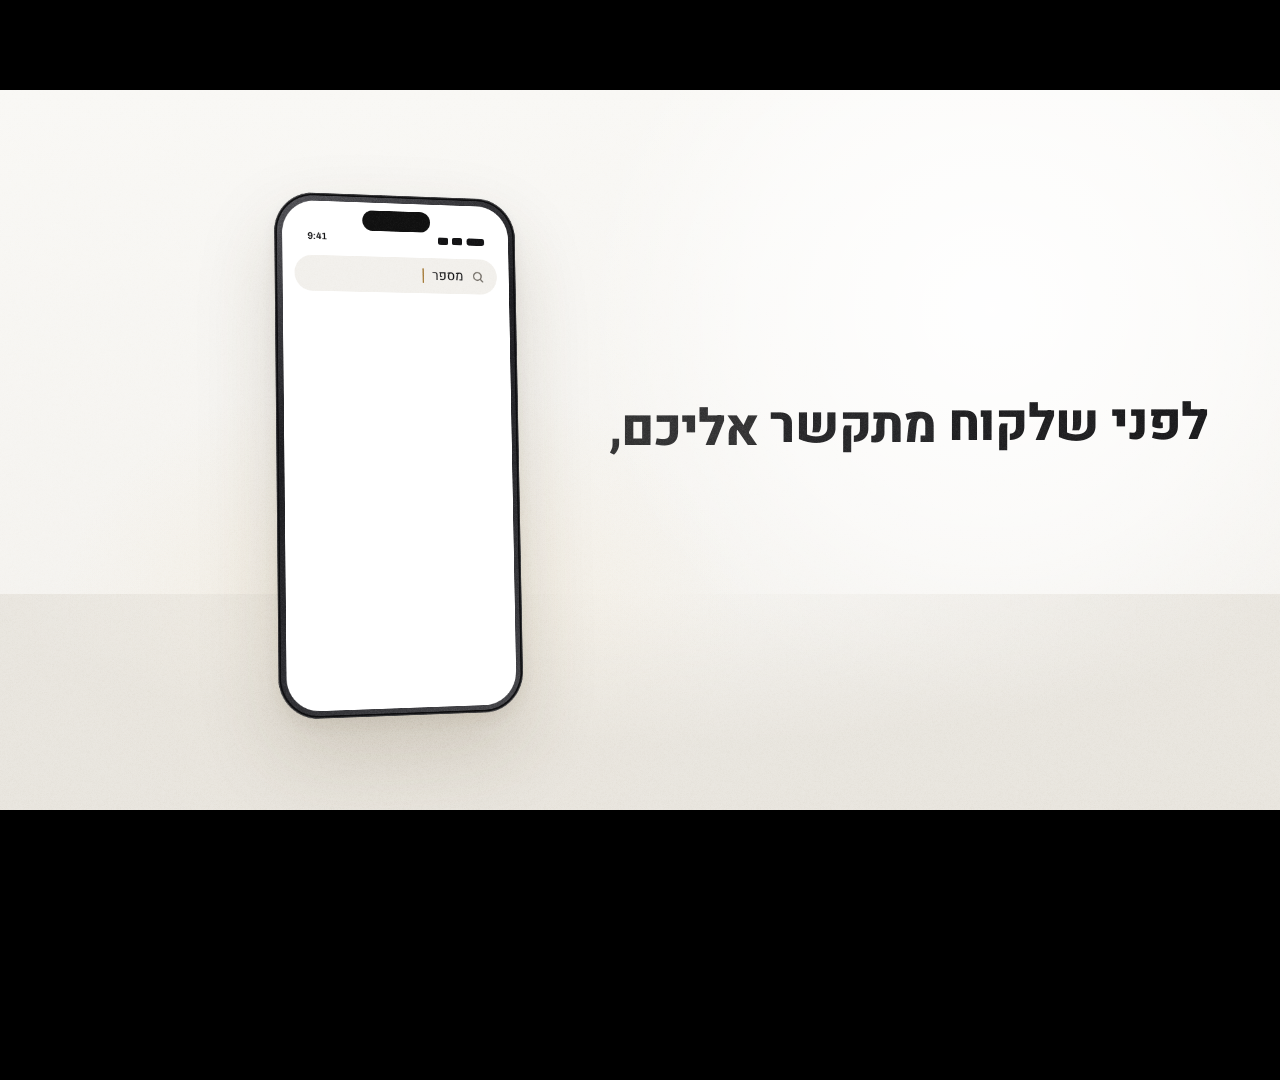
<file: promo/ad2.html>
<!doctype html>
<html lang="he" dir="rtl">
<head>
<meta charset="utf-8">
<meta name="viewport" content="width=device-width, initial-scale=1">
<title>BSY Digital — Same Customer</title>
<link rel="stylesheet" href="assets/fonts.css">
<style>
/* Bright studio: porcelain ground, soft top-right key light, ink type, one brass accent. 45 s at 96 BPM (bar = 2.5 s). */
:root {
  --bg: #F6F5F2; --paper: #FFFFFF; --ink: #141416; --ink2: #34332F; --gray: #77726B; --gray2: #A8A39B;
  --hair: rgba(20, 20, 22, .09); --hair2: rgba(20, 20, 22, .14);
  --gold: #A9803F; --gold2: #CDAA6C; --gold3: #EEDFC2; --rust: #B0654A; --ok: #3E9A62;
  --he: "Heebo", "Liberation Sans", Arial, sans-serif;
  --serif: "Frank Ruhl Libre", "Times New Roman", serif;
  --en: "Archivo", "Heebo", Arial, sans-serif;
  --mono: "JetBrains Mono", ui-monospace, monospace;
  --sh1: 0 .5rem 1.2rem rgba(70, 52, 26, .06), 0 2.6rem 5rem rgba(70, 52, 26, .10);
  --sh2: 0 1rem 2rem rgba(70, 52, 26, .07), 0 5rem 11rem rgba(70, 52, 26, .17);
}
* { box-sizing: border-box; margin: 0; padding: 0; }
html { font-size: 10.8px; }
body { background: #000; overflow: hidden; }
#stage { position: relative; width: 1920px; height: 1080px; overflow: hidden; background: var(--bg); color: var(--ink); font-family: var(--he); direction: rtl; -webkit-font-smoothing: antialiased; transform-origin: 0 0; }
#stage.v { width: 1080px; height: 1920px; }
#world { position: absolute; inset: 0; }
.scene { position: absolute; inset: 0; visibility: hidden; }
.mono { font-family: var(--mono); direction: ltr; unicode-bidi: isolate; }
.en { font-family: var(--en); direction: ltr; unicode-bidi: isolate; }

/* light */
#bg { position: absolute; inset: 0; background: linear-gradient(180deg, #F9F8F5 0%, #F3F1ED 100%); }
#key { position: absolute; width: 150rem; height: 150rem; left: 50%; top: 50%; margin: -75rem 0 0 -75rem; border-radius: 50%; background: radial-gradient(closest-side, rgba(255,255,255,.95), rgba(255,255,255,.55) 45%, rgba(255,255,255,0) 75%); }
#warm { position: absolute; width: 120rem; height: 90rem; left: 50%; top: 50%; margin: -45rem 0 0 -60rem; border-radius: 50%; background: radial-gradient(closest-side, rgba(225,196,140,.16), rgba(225,196,140,0) 80%); }
#floor { position: absolute; left: -10%; right: -10%; bottom: -30%; height: 60%; background: radial-gradient(60% 50% at 50% 0%, rgba(232,228,220,.0), rgba(228,224,216,.7) 70%); }
#grain { position: absolute; inset: 0; pointer-events: none; mix-blend-mode: soft-light; opacity: .22; background-size: 320px 320px; z-index: 50; }
#white { position: absolute; inset: 0; background: #FDFCFA; opacity: 0; z-index: 45; pointer-events: none; }

/* type */
.hd { font-family: var(--he); font-weight: 800; font-size: 8.6rem; line-height: 1.08; letter-spacing: -.016em; color: var(--ink); white-space: nowrap; }
.hs { font-family: var(--serif); font-weight: 300; font-size: 8.6rem; line-height: 1.16; color: var(--gold); white-space: nowrap; }
.hs.g { color: var(--gray); }
.w { display: inline-block; overflow: hidden; vertical-align: top; padding: .3em .1em .26em; margin: -.3em -.1em -.26em; }
.wi { display: inline-block; }
.sub { font-size: 2.6rem; color: var(--gray); line-height: 1.5; }
.eyebrow { display: flex; align-items: center; gap: 1.4rem; font-size: 2rem; font-weight: 500; color: var(--gray); }
.eyebrow .ln { width: 5rem; height: 2px; background: var(--gold); transform-origin: 100% 50%; }
.v .hd, .v .hs { white-space: normal; }

/* ---------- phone ---------- */
.phone { position: absolute; width: 32em; height: 67em; padding: 1em; border-radius: 5.2em; font-size: 1rem; background: linear-gradient(145deg, #55555A, #1E1E21 38%, #2E2E32 70%, #48484C); box-shadow: inset 0 0 0 .12em rgba(255,255,255,.22), inset 0 0 0 .34em #0D0D0F, var(--sh2); }
.phone .scr { position: relative; width: 100%; height: 100%; border-radius: 4.25em; overflow: hidden; background: #FFFFFF; }
.phone .island { position: absolute; left: 50%; top: 1.1em; width: 9em; height: 2.6em; margin-left: -4.5em; border-radius: 2em; background: #111; z-index: 20; }
.layer { position: absolute; inset: 0; }
.sbar { height: 5em; display: flex; align-items: flex-end; justify-content: space-between; padding: 0 2.6em .8em; font-family: var(--en); font-weight: 600; font-size: 1.25em; color: var(--ink); direction: ltr; }
.sbar .ic { display: flex; gap: .45em; align-items: center; }
.sbar .ic i { width: 1.1em; height: .75em; border-radius: .2em; background: var(--ink); }
.sbar .ic i:last-child { width: 1.9em; border-radius: .3em; }
.sfield { margin: .8em 1.6em 0; height: 4.6em; border-radius: 2.3em; background: #F2F0EC; display: flex; align-items: center; gap: 1em; padding: 0 1.6em; font-size: 1em; }
.sfield svg { width: 1.9em; height: 1.9em; flex: none; }
.sfield .q { font-size: 1.75em; color: var(--ink); white-space: nowrap; }
.sfield .car { display: inline-block; width: 2px; height: 1.9em; background: var(--gold); margin-inline-start: .15em; }
.rlabel { margin: 2em 2em .8em; font-size: 1.3em; color: var(--gray); }
.res { position: relative; margin: 0 1.6em 1.1em; padding: 1.5em 1.6em; border-radius: 1.8em; background: #FFFFFF; border: 1px solid rgba(20,20,22,.07); box-shadow: 0 .4em 1.4em rgba(60,45,25,.06); display: flex; gap: 1.2em; align-items: flex-start; overflow: hidden; }
.res .fav { width: 3.4em; height: 3.4em; border-radius: 50%; flex: none; background: #EAE6DF; display: grid; place-items: center; font-weight: 800; font-size: 1.3em; color: #8b857b; overflow: hidden; }
.res .fav img { width: 100%; height: 100%; object-fit: cover; }
.res .tt { font-size: 1.55em; font-weight: 700; color: var(--ink); line-height: 1.25; }
.res .ds { font-size: 1.2em; color: var(--gray); margin-top: .3em; }
.res .ln2 { height: .55em; border-radius: .3em; background: #EEEBE6; margin-top: .9em; width: 92%; }
.res .ln3 { height: .55em; border-radius: .3em; background: #EEEBE6; margin-top: .6em; width: 64%; }
.res .hl { position: absolute; inset: 0; background: rgba(169,128,63,.10); opacity: 0; }
.ripple { position: absolute; width: 4em; height: 4em; margin: -2em 0 0 -2em; border-radius: 50%; background: rgba(169,128,63,.28); opacity: 0; pointer-events: none; z-index: 15; }
.touch { position: absolute; width: 5.4em; height: 5.4em; margin: -2.7em 0 0 -2.7em; border-radius: 50%; background: rgba(255,255,255,.55); border: .25em solid rgba(20,20,22,.18); box-shadow: 0 .6em 1.6em rgba(0,0,0,.12); opacity: 0; z-index: 16; }
.fillw { position: absolute; width: 4em; height: 4em; margin: -2em 0 0 -2em; border-radius: 50%; background: #FFFFFF; opacity: 0; z-index: 14; }
.spin { position: absolute; left: 50%; top: 46%; width: 4.4em; height: 4.4em; margin: -2.2em 0 0 -2.2em; border-radius: 50%; border: .45em solid #E7E3DC; border-top-color: #9A948A; }
.lbar { position: absolute; left: 0; right: 0; top: 0; height: .5em; background: #9A948A; transform-origin: 100% 50%; }
.urlbar { height: 4.6em; margin: .4em 1.6em 0; border-radius: 1.6em; background: #F2F0EC; display: flex; align-items: center; justify-content: center; gap: .6em; font-size: 1em; }
.urlbar span { font-family: var(--mono); font-size: 1.15em; color: #6d685f; direction: ltr; }
.urlbar svg { width: 1.2em; height: 1.2em; }

/* the dated site */
.old { position: absolute; left: 0; right: 0; top: 10em; bottom: 0; background: #E9E7E1; font-family: "Liberation Serif", "Times New Roman", serif; filter: saturate(.55); overflow: hidden; }
.old > * { position: absolute; left: 0; right: 0; }
.old .oh { top: 0; height: 5em; background: #6F7F86; display: flex; align-items: center; justify-content: space-between; padding: 0 1.2em; color: #fff; }
.old .oh b { font-size: 1.9em; font-weight: 700; letter-spacing: -.02em; }
.old .oh i { width: 2.6em; height: 2em; border-top: .35em solid #fff; border-bottom: .35em solid #fff; margin-top: .4em; }
.old .om { top: 5em; height: 2.4em; background: #D9D3A0; color: #A5503F; font-family: "Liberation Sans", Arial, sans-serif; font-weight: 700; font-size: 1em; display: flex; align-items: center; justify-content: center; white-space: nowrap; }
.old .oi { top: 8.2em; left: 1.6em; right: 4em; height: 0; background: #C9C6BF; display: grid; place-items: center; overflow: hidden; }
.old .oi svg { width: 3.4em; height: 3.4em; }
.old .op { top: 9.2em; padding: 0 1.4em; font-size: .92em; line-height: 1.35; color: #555; text-align: justify; font-family: "Liberation Sans", Arial, sans-serif; }
.old .ob { top: 32em; padding: 0 1.4em; display: flex; gap: .6em; }
.old .ob span { font-family: "Liberation Sans", Arial, sans-serif; font-size: .95em; padding: .45em .9em; }
.old .ob .b1 { background: #4D6FA3; color: #fff; }
.old .ob .b2 { background: linear-gradient(#f4f4f4, #bdbdbd); border: 1px solid #888; color: #333; margin-top: .8em; }
.old .oc { top: 38em; left: 30%; right: auto; font-family: "Liberation Mono", monospace; font-size: .9em; background: #111; color: #7CFC00; padding: .3em .6em; }
.old .of { bottom: 0; height: 3.2em; background: #8E9A9F; }

/* Luma inside the phone */
.luma img { position: absolute; left: 0; top: 10.2em; width: 100%; }
.sheet { position: absolute; left: 0; right: 0; bottom: 0; height: 30em; border-radius: 2.8em 2.8em 0 0; background: #FFFFFF; box-shadow: 0 -1em 3em rgba(0,0,0,.25); padding: 1.4em 2.2em; z-index: 12; }
.sheet .grab { width: 5em; height: .55em; border-radius: 1em; background: #DDD8D0; margin: 0 auto 1.6em; }
.sheet .st1 { font-size: 1.9em; font-weight: 800; }
.sheet .st2 { font-size: 1.25em; color: var(--gray); margin-top: .2em; }
.sheet .days { display: flex; gap: .7em; margin-top: 1.6em; }
.sheet .days span { flex: 1; text-align: center; padding: .7em 0; border-radius: 1.2em; border: 1px solid var(--hair2); font-size: 1.15em; }
.sheet .days span.on { background: var(--ink); color: #fff; border-color: var(--ink); }
.sheet .slots { display: grid; grid-template-columns: repeat(3, 1fr); gap: .7em; margin-top: 1.2em; }
.sheet .slots span { text-align: center; padding: .8em 0; border-radius: 1.2em; background: #F2F0EC; font-family: var(--en); font-size: 1.2em; direction: ltr; }
.sheet .slots span.on { background: #C0703F; color: #fff; }
.sheet .done { position: absolute; inset: 0; background: #FFFFFF; display: flex; flex-direction: column; align-items: center; justify-content: center; gap: 1em; opacity: 0; border-radius: 2.8em 2.8em 0 0; }
.sheet .done .ck { width: 7em; height: 7em; border-radius: 50%; background: var(--ok); display: grid; place-items: center; }
.sheet .done .ck svg { width: 3.8em; height: 3.8em; }
.sheet .done b { font-size: 2.1em; font-weight: 800; }
.sheet .done span { font-size: 1.3em; color: var(--gray); }

/* annotations (S2) */
.ann { position: absolute; z-index: 8; opacity: 0; }
.ann .dot { position: absolute; left: -.8rem; top: -.8rem; width: 1.6rem; height: 1.6rem; border-radius: 50%; background: var(--rust); box-shadow: 0 0 0 .6rem rgba(176,101,74,.18); }
.ann .ln { position: absolute; top: -1px; height: 2px; background: var(--rust); }
.ann .lab { position: absolute; top: -3.2rem; white-space: nowrap; display: flex; align-items: center; gap: 1rem; padding: 1.2rem 2.2rem; border-radius: 10rem; background: #FFFFFF; border: 1.5px solid rgba(176,101,74,.55); box-shadow: var(--sh1); font-size: 2.5rem; font-weight: 600; color: var(--ink); }
.v .ann .lab { font-size: 2.3rem; padding: 1.1rem 1.8rem; }
.ann .lab i { width: 1rem; height: 1rem; border-radius: 50%; background: var(--rust); }

/* S1/S2/S6 text blocks */
.side { position: absolute; right: 10rem; top: 50%; transform: translateY(-50%); text-align: right; }
.v .side { right: 8rem; left: 8rem; top: 20rem; transform: none; }
#gline { position: absolute; left: 50%; top: 50%; width: 70rem; height: 2px; margin-left: -35rem; background: linear-gradient(90deg, rgba(169,128,63,0), var(--gold) 20%, var(--gold) 80%, rgba(169,128,63,0)); opacity: 0; z-index: 6; }
#s3t { position: absolute; left: 0; right: 0; top: 23%; text-align: center; }
#s3t .hd { font-size: 7.8rem; font-weight: 700; }
#s3t .l2 { margin-top: 1.4rem; }
#s3t .acc { font-family: var(--serif); font-weight: 300; color: var(--gold); font-size: 1.1em; }
.v #s3t { top: 19%; padding: 0 7rem; }
.v #s3t .hd { font-size: 8.2rem; }

/* logo */
#lg { position: absolute; left: 50%; top: 50%; width: 66rem; z-index: 30; opacity: 0; }
#lg img { display: block; width: 100%; }
#lg .shine { position: absolute; inset: 0; -webkit-mask: url(assets/logo-mark-light.png) center / 100% 100% no-repeat; mask: url(assets/logo-mark-light.png) center / 100% 100% no-repeat; background: linear-gradient(100deg, transparent 0%, transparent 40%, rgba(255,250,236,.95) 50%, transparent 60%, transparent 100%); background-size: 260% 100%; background-position: 130% 0; mix-blend-mode: overlay; }
#lgGlow { position: absolute; left: 50%; top: 50%; width: 130rem; height: 70rem; margin: -35rem 0 0 -65rem; background: radial-gradient(closest-side, rgba(226,196,140,.45), rgba(226,196,140,.12) 55%, rgba(226,196,140,0) 80%); opacity: 0; z-index: 4; }
.digital { position: absolute; left: 0; right: 0; text-align: center; font-family: var(--en); font-weight: 300; font-size: 3rem; color: var(--gray); letter-spacing: .95em; direction: ltr; margin-left: .95em; z-index: 31; white-space: nowrap; opacity: 0; }
.digital b { font-weight: 300; color: var(--gold); }
.digital .c { display: inline-block; }
.digital .lam { transform: scaleY(-1); }
#tagline { position: absolute; left: 0; right: 0; text-align: center; font-size: 2.6rem; color: var(--gray); z-index: 31; opacity: 0; }

/* ---------- S4: the build ---------- */
.s4text { position: absolute; right: 10rem; top: 34rem; text-align: right; }
.s4text .hd, .s4text .hs { font-size: 7.4rem; }
.v .s4text { right: 8rem; left: 8rem; top: 20rem; }
#artWrap { position: absolute; left: 7rem; top: 23rem; width: 92rem; height: 49rem; perspective: 3200px; }
.v #artWrap { left: 6rem; top: 70rem; width: 88rem; height: 46.7rem; }
#art { position: absolute; inset: 0; transform-style: preserve-3d; }
.board { position: absolute; inset: 0; border-radius: 1.6rem; background: #FFFFFF; box-shadow: var(--sh2); overflow: hidden; }
.board .frame { position: absolute; inset: 0; border-radius: 1.6rem; border: 1px solid var(--hair2); }
.grid { position: absolute; inset: 2.6rem; display: grid; grid-template-columns: repeat(12, 1fr); gap: 1.4rem; }
.grid i { background: rgba(169,128,63,.07); border-left: 1px solid rgba(169,128,63,.22); border-right: 1px solid rgba(169,128,63,.22); transform-origin: 50% 0; }
.blk { position: absolute; border-radius: .8rem; background: #ECE9E3; border: 1px solid rgba(169,128,63,.0); }
.blk.lines { background: transparent; display: flex; flex-direction: column; gap: 1rem; }
.blk.lines i { height: 2.4rem; border-radius: .6rem; background: #E6E2DB; }
.blk.circ { border-radius: 50%; }
#lumaD { position: absolute; inset: 0; width: 100%; height: 100%; object-fit: cover; object-position: 50% 0; clip-path: inset(0 0 0 100%); }
.callout { position: absolute; z-index: 9; opacity: 0; }
.callout .dot { position: absolute; left: -.9rem; top: -.9rem; width: 1.8rem; height: 1.8rem; border-radius: 50%; background: var(--paper); border: .45rem solid var(--gold); box-shadow: 0 0 0 .7rem rgba(169,128,63,.16); }
.callout .ln { position: absolute; top: -1px; height: 2px; background: var(--gold); }
.callout .lab { position: absolute; top: -3.6rem; white-space: nowrap; padding: 1.1rem 2rem; border-radius: 1.4rem; background: rgba(255,255,255,.94); border: 1px solid var(--hair2); box-shadow: var(--sh1); }
.callout .lab .mono { display: block; font-size: 1.3rem; color: var(--gold); letter-spacing: .14em; }
.callout .lab b { display: block; font-size: 2.3rem; font-weight: 700; color: var(--ink); }
#p4 { left: -5rem; top: 17rem; font-size: .78rem; z-index: 8; }
.v #p4 { left: -2rem; top: 22rem; font-size: .82rem; }
#p4 .scr img, #pA .scr img { position: absolute; left: 0; top: 0; width: 100%; }

/* ---------- S5: four solutions ---------- */
.s5text { position: absolute; right: 10rem; top: 30rem; width: 62rem; height: 40rem; text-align: right; }
.v .s5text { right: 8rem; left: 8rem; width: auto; top: 18rem; height: 34rem; }
.s5text .eyebrow { position: absolute; right: 0; top: 0; }
.s5n { position: relative; display: inline-block; width: 3rem; height: 2.6rem; overflow: hidden; vertical-align: middle; }
.s5n span { position: absolute; left: 0; top: 0; font-family: var(--mono); font-size: 2rem; line-height: 2.6rem; color: var(--gold); }
.s5slot { position: absolute; right: 0; left: 0; top: 7rem; }
.s5slot .hd { font-size: 9.6rem; }
.s5slot .hs { font-size: 7.6rem; margin-top: .4rem; }
.v .s5slot .hd { font-size: 10rem; }
.v .s5slot .hs { font-size: 7.6rem; }
#stArea { position: absolute; left: 6rem; top: 12rem; width: 104rem; height: 78rem; }
.v #stArea { left: 4rem; top: 64rem; width: 92rem; height: 96rem; }
.station { position: absolute; inset: 0; opacity: 0; }
.chip { position: absolute; display: inline-flex; align-items: center; gap: 1rem; padding: 1.1rem 2rem; border-radius: 10rem; background: rgba(255,255,255,.95); border: 1px solid var(--hair2); box-shadow: var(--sh1); font-size: 2rem; color: var(--ink2); white-space: nowrap; }
.chip i { width: 1rem; height: 1rem; border-radius: 50%; background: var(--ok); }
.toast { position: absolute; display: flex; align-items: center; gap: 1.6rem; width: 44rem; padding: 1.7rem 2.1rem; border-radius: 2.2rem; background: rgba(255,255,255,.97); border: 1px solid var(--hair); box-shadow: var(--sh2); opacity: 0; z-index: 12; }
.toast .ic { flex: none; width: 5.2rem; height: 5.2rem; border-radius: 1.5rem; display: grid; place-items: center; background: var(--ok); }
.toast .ic.gold { background: linear-gradient(140deg, var(--gold2), var(--gold)); }
.toast .ic svg { width: 2.8rem; height: 2.8rem; }
.toast .tt { font-size: 2.2rem; font-weight: 700; line-height: 1.25; }
.toast .ts { font-size: 1.75rem; color: var(--gray); }
.toast .tm { margin-inline-start: auto; align-self: flex-start; font-family: var(--mono); font-size: 1.4rem; color: var(--gray2); padding-top: .4rem; }
.cursor { position: absolute; left: 0; top: 0; width: 4.4rem; height: 4.4rem; z-index: 14; filter: drop-shadow(0 .6rem 1rem rgba(0,0,0,.18)); opacity: 0; }
.ripD { position: absolute; width: 6rem; height: 6rem; margin: -3rem 0 0 -3rem; border-radius: 50%; background: rgba(169,128,63,.3); opacity: 0; z-index: 13; }

/* laptop */
.laptop { position: absolute; left: 6rem; top: 6rem; width: 86rem; }
.v .laptop { left: 2rem; top: 4rem; width: 88rem; }
.lid { position: relative; padding: 1.3rem 1.3rem 1.8rem; border-radius: 2rem 2rem .6rem .6rem; background: #1B1B1D; box-shadow: inset 0 0 0 .25rem #D7D3CC, var(--sh2); }
.lid .ls { position: relative; aspect-ratio: 1400 / 720; overflow: hidden; border-radius: .5rem; background: #fff; }
.lid .ls img { position: absolute; left: 0; top: 0; width: 100%; }
.base { position: relative; height: 2.4rem; margin: 0 -6rem; border-radius: 0 0 3rem 3rem; background: linear-gradient(180deg, #ECEAE6, #C9C5BE); box-shadow: 0 3rem 4rem rgba(70,52,26,.16); }
.base::before { content: ""; position: absolute; left: 50%; top: 0; width: 16rem; height: 1rem; margin-left: -8rem; border-radius: 0 0 1rem 1rem; background: #D3CFC8; }
#pA { left: 0; top: 24rem; font-size: .66rem; }
.v #pA { left: 0; top: 30rem; font-size: .7rem; }
#stA .chip { left: 30rem; top: 66rem; }
.v #stA .chip { left: 18rem; top: 82rem; }

/* browser (light) */
.bw { position: absolute; border-radius: 1.8rem; background: #FFFFFF; box-shadow: var(--sh2); overflow: hidden; border: 1px solid var(--hair); }
.bw .bb { height: 4.4rem; display: flex; align-items: center; gap: .8rem; padding: 0 1.8rem; direction: ltr; background: #F4F2EE; border-bottom: 1px solid var(--hair); }
.bw .bb i { width: 1.2rem; height: 1.2rem; border-radius: 50%; background: #D9D5CE; }
.bw .bb .u { margin: 0 auto; font-family: var(--mono); font-size: 1.4rem; color: #7d786f; background: #FFFFFF; padding: .5rem 3rem; border-radius: 3rem; border: 1px solid var(--hair); }
#stB .bw { left: 4rem; top: 6rem; width: 92rem; height: 58rem; }
.v #stB .bw { left: 2rem; top: 4rem; width: 88rem; height: 62rem; }
.lp { position: absolute; left: 0; right: 0; top: 4.4rem; bottom: 0; display: flex; background: linear-gradient(160deg, #FFFFFF 40%, #F6F1E8); }
.lp .lpc { flex: 1.15; padding: 6rem 5rem 4rem; }
.lp .lpn { position: absolute; right: 5rem; top: 2.4rem; display: flex; gap: 1rem; align-items: center; font-weight: 800; font-size: 2rem; }
.lp .lpn i { width: 2.6rem; height: 2.6rem; border-radius: .8rem; background: var(--ink); }
.lp .k { font-size: 1.7rem; color: var(--gold); font-weight: 600; margin-top: 4rem; }
.lp h4 { font-size: 5.2rem; font-weight: 800; line-height: 1.08; margin-top: 1.2rem; letter-spacing: -.01em; }
.lp p { font-size: 2rem; color: var(--gray); margin-top: 1.6rem; line-height: 1.5; }
.lp .ticks { display: flex; flex-direction: column; gap: 1rem; margin-top: 2.4rem; font-size: 1.8rem; color: var(--ink2); }
.lp .ticks span::before { content: "✓"; color: var(--ok); font-weight: 800; margin-inline-end: .8rem; }
.lp .lpf { flex: .95; padding: 6rem 3rem 4rem 4rem; }
.form { border-radius: 2.2rem; background: #FFFFFF; border: 1px solid var(--hair); box-shadow: var(--sh1); padding: 3rem; display: flex; flex-direction: column; gap: 1.6rem; margin-top: 2rem; }
.form .ft { font-size: 2.6rem; font-weight: 800; }
.form .fs { font-size: 1.6rem; color: var(--gray); margin-top: -.8rem; }
.fld { height: 6rem; border-radius: 1.4rem; border: 1.5px solid var(--hair2); display: flex; align-items: center; padding: 0 2rem; font-size: 2rem; color: var(--ink); position: relative; }
.fld .ph { color: var(--gray2); }
.fld.on { border-color: var(--gold); box-shadow: 0 0 0 .5rem rgba(169,128,63,.12); }
.fbtn { position: relative; height: 6.4rem; border-radius: 1.4rem; background: var(--ink); color: #fff; display: grid; place-items: center; font-weight: 700; font-size: 2.2rem; overflow: hidden; }
.fbtn .ok { position: absolute; inset: 0; background: var(--ok); display: flex; align-items: center; justify-content: center; gap: 1rem; opacity: 0; }
.fbtn .ok svg { width: 2.6rem; height: 2.6rem; }
#stB .toast { left: -2rem; top: 58rem; }
.v #stB .toast { left: 2rem; top: 70rem; }

/* store (light) */
#stC .bw { left: 4rem; top: 6rem; width: 92rem; height: 58rem; }
.v #stC .bw { left: 2rem; top: 4rem; width: 88rem; height: 62rem; }
.shop { position: absolute; left: 0; right: 0; top: 4.4rem; bottom: 0; display: flex; }
.shop .pim { width: 46%; position: relative; background: radial-gradient(70% 60% at 50% 42%, #FBF4E8, #EFE3CF 80%); display: grid; place-items: center; overflow: hidden; }
.bottle { position: relative; width: 15rem; height: 30rem; margin-top: 3rem; }
.bottle .cap { position: absolute; left: 50%; top: 0; width: 8.4rem; height: 5.2rem; margin-left: -4.2rem; border-radius: .8rem .8rem .4rem .4rem; background: linear-gradient(90deg, #6d522b, #f0d9a8 35%, #b18a50 60%, #5d4524); }
.bottle .neck { position: absolute; left: 50%; top: 4.6rem; width: 4.4rem; height: 3rem; margin-left: -2.2rem; background: linear-gradient(90deg, #8a6a3c, #e7cc96 45%, #8a6a3c); }
.bottle .glass { position: absolute; left: 0; right: 0; top: 7.4rem; bottom: 0; border-radius: 3rem 3rem 2.4rem 2.4rem; background: linear-gradient(115deg, rgba(255,232,186,.9), rgba(222,164,86,.92) 32%, rgba(166,102,40,.95) 72%, rgba(118,70,28,.95)); box-shadow: inset 0 0 0 .4rem rgba(255,236,200,.35), 0 3rem 5rem rgba(120,80,30,.28); overflow: hidden; }
.bottle .glass::before { content: ""; position: absolute; left: 1.6rem; top: 1.6rem; width: 2rem; bottom: 2rem; border-radius: 2rem; background: linear-gradient(180deg, rgba(255,255,255,.75), rgba(255,255,255,.05)); }
.bottle .lab { position: absolute; left: 50%; top: 52%; width: 9.6rem; margin-left: -4.8rem; padding: 1.1rem 0; background: rgba(255,255,255,.92); text-align: center; font-family: var(--en); font-weight: 600; font-size: 1.2rem; letter-spacing: .3em; color: #3a2a18; direction: ltr; }
.pshadow { position: absolute; left: 50%; bottom: 7rem; width: 22rem; height: 3rem; margin-left: -11rem; border-radius: 50%; background: radial-gradient(closest-side, rgba(110,80,40,.35), transparent); }
.shop .pin { flex: 1; padding: 5rem 4.4rem; position: relative; }
.shop .pcat { font-size: 1.7rem; color: var(--gold); font-weight: 600; }
.shop .pname { font-size: 5rem; font-weight: 800; margin-top: .8rem; }
.shop .pdesc { font-size: 1.9rem; color: var(--gray); margin-top: .8rem; }
.shop .prow { display: flex; align-items: center; gap: 2rem; margin-top: 2.4rem; }
.shop .price { font-family: var(--en); font-weight: 700; font-size: 4.2rem; direction: ltr; }
.shop .stars { color: var(--gold); font-size: 2rem; letter-spacing: .15em; }
.addb { position: relative; margin-top: 3rem; height: 7rem; border-radius: 1.6rem; background: var(--ink); color: #fff; display: grid; place-items: center; font-weight: 700; font-size: 2.4rem; overflow: hidden; }
.addb .ok { position: absolute; inset: 0; background: var(--gold); color: #fff; display: flex; align-items: center; justify-content: center; gap: 1rem; opacity: 0; }
.addb .ok svg { width: 2.6rem; height: 2.6rem; }
.pays { display: flex; gap: 1rem; margin-top: 2.4rem; direction: ltr; }
.pays span { font-family: var(--en); font-weight: 600; font-size: 1.5rem; color: var(--ink2); padding: .8rem 1.4rem; border-radius: 1rem; border: 1px solid var(--hair2); background: #FFFFFF; }
.pay { position: absolute; right: 0; top: 0; bottom: 0; width: 54%; background: rgba(255,255,255,.98); border-left: 1px solid var(--hair); padding: 5rem 4rem; display: flex; flex-direction: column; gap: 1.6rem; }
.pay .pt { font-size: 2.6rem; font-weight: 800; }
.pay .pl { display: flex; justify-content: space-between; font-size: 1.9rem; color: var(--gray); border-bottom: 1px solid var(--hair); padding-bottom: 1.2rem; }
.pay .pl b { color: var(--ink); font-family: var(--en); direction: ltr; }
.pay .pbtn { height: 6.4rem; border-radius: 1.4rem; background: var(--ink); color: #fff; display: grid; place-items: center; font-weight: 700; font-size: 2.1rem; position: relative; overflow: hidden; margin-top: auto; }
.pay .pbtn .ok { position: absolute; inset: 0; background: var(--ok); display: flex; align-items: center; justify-content: center; gap: 1rem; opacity: 0; }
.pay .pbtn .ok svg { width: 2.6rem; height: 2.6rem; }
.pay .lock { display: flex; align-items: center; gap: .8rem; font-size: 1.5rem; color: var(--gray); }
#stC .toast { left: -2rem; top: 58rem; }
.v #stC .toast { left: 2rem; top: 70rem; }

/* system */
#stD .bw { left: 2rem; top: 5rem; width: 96rem; height: 60rem; }
.v #stD .bw { left: 0; top: 4rem; width: 92rem; height: 66rem; }
.sys { position: absolute; left: 0; right: 0; top: 4.4rem; bottom: 0; display: flex; gap: 2rem; padding: 2.6rem; background: #FBFAF8; }
.cal { flex: 1.5; border-radius: 1.8rem; background: #FFFFFF; border: 1px solid var(--hair); padding: 2rem; display: flex; flex-direction: column; }
.cal .ct { display: flex; justify-content: space-between; align-items: center; font-size: 2.1rem; font-weight: 800; }
.cal .ct span { font-size: 1.5rem; color: var(--gray); font-weight: 500; }
.cal .days { display: grid; grid-template-columns: 4.6rem repeat(5, 1fr); gap: .6rem; margin-top: 1.6rem; font-size: 1.45rem; color: var(--gray); text-align: center; }
.cal .rows { position: relative; flex: 1; display: grid; grid-template-columns: 4.6rem repeat(5, 1fr); grid-auto-rows: 1fr; gap: .6rem; margin-top: .8rem; }
.cal .rows .h { font-family: var(--en); font-size: 1.25rem; color: var(--gray2); direction: ltr; text-align: right; padding-top: .2rem; }
.cal .rows .c { border-radius: .7rem; background: #F5F3EF; }
.cal .rows .bk { background: #EDE5D6; position: relative; }
.cal .rows .bk::after { content: ""; position: absolute; right: 0; top: .6rem; bottom: .6rem; width: .35rem; border-radius: .3rem; background: var(--gold2); }
.newslot { position: absolute; border-radius: .7rem; background: var(--gold); color: #fff; font-size: 1.25rem; font-weight: 700; padding: .4rem .8rem; line-height: 1.25; overflow: hidden; opacity: 0; box-shadow: 0 .8rem 2rem rgba(169,128,63,.35); }
.side2 { flex: 1; display: flex; flex-direction: column; gap: 1.6rem; }
.kpi { border-radius: 1.8rem; background: #FFFFFF; border: 1px solid var(--hair); padding: 1.8rem 2rem; }
.kpi .k { font-size: 1.6rem; color: var(--gray); }
.kpi .n { font-family: var(--en); font-weight: 800; font-size: 4.4rem; direction: ltr; text-align: right; margin-top: .2rem; letter-spacing: -.01em; }
.kpi .d { font-family: var(--mono); font-size: 1.35rem; color: var(--ok); direction: ltr; text-align: right; }
.kpi.hi { background: linear-gradient(150deg, #FBF5EA, #FFFFFF); border-color: rgba(169,128,63,.3); }
.chart { flex: 1; border-radius: 1.8rem; background: #FFFFFF; border: 1px solid var(--hair); padding: 1.8rem 2rem; position: relative; }
.chart .k { font-size: 1.6rem; color: var(--gray); }
.bars { position: absolute; left: 2rem; right: 2rem; bottom: 2rem; top: 5.4rem; display: flex; align-items: flex-end; gap: .9rem; direction: ltr; }
.bars i { flex: 1; border-radius: .6rem .6rem .2rem .2rem; background: linear-gradient(180deg, var(--gold2), rgba(205,170,108,.35)); transform-origin: 50% 100%; }
#stD .toast { left: -2rem; top: 60rem; }
.v #stD .toast { left: 0; top: 74rem; }

/* ---------- S6 ---------- */
#s6t .hd { font-size: 10rem; }
#s1t, #s2t { max-width: 86rem; }
#s6t .hs { font-size: 10rem; }
.v #s6t .hd, .v #s6t .hs { font-size: 10.5rem; }

/* ---------- S7 ---------- */
#endc { position: absolute; left: 0; right: 0; text-align: center; }
#endc .tg { font-size: 4.4rem; font-weight: 700; color: var(--ink); }
#endc .tg em { font-style: normal; font-family: var(--serif); font-weight: 300; color: var(--gold); font-size: 1.12em; }
.cta { display: inline-flex; align-items: center; gap: 1.8rem; margin-top: 4.2rem; padding: 2.3rem 4.6rem; border-radius: 10rem; background: var(--ink); color: #FFFFFF; font-weight: 700; font-size: 3.1rem; box-shadow: 0 2.4rem 5rem rgba(20,20,22,.18); }
.cta svg { width: 3rem; height: 3rem; }
.contacts { display: flex; justify-content: center; gap: 5rem; margin-top: 4.4rem; }
.ct { display: inline-flex; align-items: center; gap: 1.3rem; font-size: 2.7rem; color: var(--ink2); }
.ct .ci { width: 5rem; height: 5rem; border-radius: 50%; display: grid; place-items: center; background: #FFFFFF; border: 1px solid var(--hair2); box-shadow: var(--sh1); }
.ct .ci svg { width: 2.4rem; height: 2.4rem; }
.ct .mono { font-size: 2.6rem; }
.svcl { margin-top: 4rem; font-size: 2.1rem; color: var(--gray); }
.svcl b { color: var(--gold); font-weight: 400; margin: 0 1.3rem; }
.v .contacts { flex-direction: column; align-items: center; gap: 2.4rem; }
.v #endc .tg { font-size: 4.8rem; padding: 0 6rem; }
.v .cta { font-size: 3.6rem; padding: 2.7rem 5.4rem; }
.v .ct { font-size: 3.1rem; }
.v .ct .mono { font-size: 3rem; }
.v .svcl { font-size: 2.4rem; padding: 0 6rem; line-height: 1.6; }
</style>
</head>
<body>
<div id="stage">
<div id="world">
  <div id="bg"></div><div id="warm"></div><div id="key"></div><div id="floor"></div>
  <div id="lgGlow"></div>

  <!-- S1 + S2 + S6 share the phone -->
  <section class="scene" id="sP">
    <div id="pcam">
      <div class="phone" id="phone"><div class="scr" id="scr">
        <div class="island"></div>
        <div class="layer" id="lSearch">
          <div class="sbar"><span>9:41</span><span class="ic"><i></i><i></i><i></i></span></div>
          <div class="sfield"><svg viewBox="0 0 24 24" fill="none" stroke="#77726B" stroke-width="2.2" stroke-linecap="round"><circle cx="11" cy="11" r="6.5"/><path d="m20 20-4-4"/></svg><span class="q" id="q1"></span><i class="car" id="car1"></i></div>
          <div class="rlabel" id="rl1">תוצאות באזור שלך</div>
          <div class="res" id="r1"><div class="fav">מ</div><div><div class="tt">מספרה במרכז העיר</div><div class="ds">תספורות גברים · ירושלים</div><div class="ln2"></div><div class="ln3"></div></div><i class="hl"></i></div>
          <div class="res" id="r2"><div class="fav">ש</div><div><div class="tt">המספרה השכונתית</div><div class="ds">תספורת, זקן וצבע · ירושלים</div><div class="ln2"></div><div class="ln3"></div></div><i class="hl"></i></div>
          <div class="res" id="r3"><div class="fav">ס</div><div><div class="tt">סלון שיער ועיצוב</div><div class="ds">נשים וגברים · ירושלים</div><div class="ln2"></div><div class="ln3"></div></div><i class="hl"></i></div>
        </div>
        <div class="layer" id="lLoad" style="opacity:0;background:#fff">
          <div class="sbar"><span>9:41</span><span class="ic"><i></i><i></i><i></i></span></div>
          <div class="urlbar"><svg viewBox="0 0 24 24" fill="none" stroke="#8a857c" stroke-width="2"><rect x="5" y="10" width="14" height="10" rx="2"/><path d="M8 10V7a4 4 0 0 1 8 0v3"/></svg><span>hamispara-hashchunatit.co.il</span></div>
          <div class="lbar" id="lbar"></div>
          <div class="spin" id="spin"></div>
          <div class="old" id="old">
            <div class="oh" id="o1"><i></i><b>המספרה השכונתית</b></div>
            <div class="om" id="o2">!!! ברוכים הבאים לאתר שלנו !!!</div>
            <div class="oi" id="o4"><svg viewBox="0 0 24 24" fill="none" stroke="#8d8a84" stroke-width="1.6"><rect x="3" y="4" width="18" height="16" rx="1"/><path d="m3 17 5-5 4 4 3-3 6 6"/><path d="M4 4l16 16"/></svg></div>
            <div class="op" id="o3">המספרה שלנו פועלת בשכונה כבר שנים רבות ומציעה מגוון רחב של שירותים ללקוחות שלנו. אנו מזמינים אתכם להגיע אלינו בכל שעות הפעילות. לפרטים נוספים ניתן להתקשר או לשלוח הודעה. שעות פעילות: א׳–ה׳ 9:00–19:00, ו׳ 8:00–13:00. מחירים משתנים בהתאם לסוג השירות.</div>
            <div class="ob" id="o5"><span class="b1">צור קשר</span><span class="b2">מחירון</span></div>
            <div class="oc" id="o6">מבקרים: 001284</div>
            <div class="of"></div>
          </div>
        </div>
        <div class="layer luma" id="lLuma" style="opacity:0;background:#1a1512">
          <div class="sbar" style="color:#fff;background:#fff;color:#141416"><span>9:41</span><span class="ic"><i></i><i></i><i></i></span></div>
          <div class="urlbar" style="background:#fff;margin:0;border-radius:0;height:5.2em"><svg viewBox="0 0 24 24" fill="none" stroke="#3E9A62" stroke-width="2"><rect x="5" y="10" width="14" height="10" rx="2"/><path d="M8 10V7a4 4 0 0 1 8 0v3"/></svg><span>luma-hair-studio.vercel.app</span></div>
          <img src="assets/luma-m.jpg" alt="">
          <div class="sheet" id="sheet"><div class="grab"></div><div class="st1">קביעת תור</div><div class="st2">Luma Hair Studio · פייד וזקן</div>
            <div class="days"><span>א׳ 9</span><span>ב׳ 10</span><span class="on">ג׳ 11</span><span>ד׳ 12</span></div>
            <div class="slots"><span>10:00</span><span>11:30</span><span>13:00</span><span class="on">14:30</span><span>16:00</span><span>17:30</span></div>
            <div class="done" id="done"><div class="ck"><svg viewBox="0 0 24 24" fill="none" stroke="#fff" stroke-width="2.8" stroke-linecap="round" stroke-linejoin="round"><path d="m5 12.5 4.5 4.5L19 7.5"/></svg></div><b>התור נקבע</b><span>יום ג׳ · 14:30 · Luma Hair Studio</span></div>
          </div>
        </div>
        <div class="fillw" id="fillw"></div>
        <div class="ripple" id="rip"></div>
        <div class="touch" id="touch"></div>
      </div></div>
    </div>
    <div class="ann" id="a1"><i class="ln"></i><i class="dot"></i><span class="lab"><i></i>נטען לאט</span></div>
    <div class="ann" id="a2"><i class="ln"></i><i class="dot"></i><span class="lab"><i></i>לא ברור</span></div>
    <div class="ann" id="a3"><i class="ln"></i><i class="dot"></i><span class="lab"><i></i>לא מותאם לנייד</span></div>
    <div class="side" id="s1t"><div class="hd sp fit" data-fitg="s1" data-max="84" data-fitv="1">לפני שלקוח מתקשר אליכם,</div><div class="hs sp fit" data-fitg="s1" data-max="84" data-fitv="1">הוא כבר בודק אתכם באינטרנט.</div></div>
    <div class="side" id="s2t"><div class="hd sp fit" data-fitg="s2" data-max="84" data-fitv="1">ותוך שנייה,</div><div class="hs g sp fit" data-fitg="s2" data-max="84" data-fitv="1">הוא כבר אצל המתחרים.</div></div>
    <div class="side" id="s6t"><div class="hd sp" id="s6a">אותו לקוח.</div><div class="hd sp" id="s6b">אתר אחר.</div><div class="hs sp" id="s6c">תוצאה אחרת.</div></div>
  </section>

  <!-- S3 -->
  <section class="scene" id="s3">
    <div id="s3t">
      <div class="hd sp fit" data-fitg="s3">עסק שרוצה להיראות מקצועי, אמין ומתקדם</div>
      <div class="hd l2 fit" data-fitg="s3"><span class="sp">צריך נוכחות דיגיטלית</span> <span class="acc sp">ברמה אחרת.</span></div>
    </div>
  </section>
  <div id="gline"></div>

  <!-- S4 -->
  <section class="scene" id="s4">
    <div class="s4text" id="s4t"><div class="hd sp fit" data-fitg="s4" data-max="58">כל פרויקט מתחיל מדף לבן.</div><div class="hs sp fit" data-fitg="s4" data-max="58">ונבנה סביב העסק שלכם.</div></div>
    <div id="artWrap"><div id="art">
      <div class="board" id="board">
        <div class="grid" id="grid"></div>
        <div class="blk" id="bk1" style="left:2.6%;right:2.6%;top:3%;height:7%"></div>
        <div class="blk lines" id="bk2" style="right:9%;width:36%;top:26%;height:50%"><i style="width:40%"></i><i style="width:100%;height:5rem"></i><i style="width:88%;height:5rem"></i><i style="width:60%;height:5rem"></i></div>
        <div class="blk circ" id="bk3" style="left:4%;top:14%;width:8%;aspect-ratio:1"></div>
        <div class="blk lines" id="bk4" style="left:13%;width:22%;top:64%;height:22%"><i style="width:100%"></i><i style="width:80%"></i><i style="width:46%;height:4rem;border-radius:3rem;background:#E3D8C6"></i></div>
        <div class="blk" id="bk5" style="left:13%;right:13%;top:88%;height:7%"></div>
        <img id="lumaD" src="assets/luma-d.jpg" alt="">
        <div class="frame"></div>
      </div>
      <div class="callout" id="c1"><i class="ln"></i><i class="dot"></i><div class="lab"><span class="mono">UI DESIGN</span><b>עיצוב בהתאמה אישית</b></div></div>
      <div class="callout" id="c2"><i class="ln"></i><i class="dot"></i><div class="lab"><span class="mono">UX</span><b>חוויית משתמש</b></div></div>
      <div class="callout" id="c3"><i class="ln"></i><i class="dot"></i><div class="lab"><span class="mono">RESPONSIVE</span><b>מובייל קודם</b></div></div>
      <div class="callout" id="c4"><i class="ln"></i><i class="dot"></i><div class="lab"><span class="mono">SEO</span><b>מוכן לגוגל</b></div></div>
      <div class="phone" id="p4"><div class="scr"><div class="island"></div><img src="assets/luma-m.jpg" alt=""></div></div>
    </div></div>
  </section>

  <!-- S5 -->
  <section class="scene" id="s5">
    <div class="s5text">
      <div class="eyebrow" id="s5eb"><span class="ln"></span><span>פתרונות דיגיטליים</span><span class="mono" style="font-size:2rem;color:var(--gray2)"><span class="s5n" id="s5n"><span>01</span><span>02</span><span>03</span><span>04</span></span> / 04</span></div>
      <div class="s5slot" id="t0"><div class="hd sp fit" data-fitg="s5" data-max="62">אתרי תדמית</div><div class="hs sp fit" data-fitg="s5b" data-max="62">שמציגים את העסק במיטבו.</div></div>
      <div class="s5slot" id="t1"><div class="hd sp fit" data-fitg="s5" data-max="62">דפי נחיתה</div><div class="hs sp fit" data-fitg="s5b" data-max="62">שהופכים מבקרים לפניות.</div></div>
      <div class="s5slot" id="t2"><div class="hd sp fit" data-fitg="s5" data-max="62">חנויות אונליין</div><div class="hs sp fit" data-fitg="s5b" data-max="62">שמוכרות גם כשאתם ישנים.</div></div>
      <div class="s5slot" id="t3"><div class="hd sp fit" data-fitg="s5" data-max="62">מערכות דיגיטליות</div><div class="hs sp fit" data-fitg="s5b" data-max="62">שעובדות בשבילכם, 24/7.</div></div>
    </div>
    <div id="stArea">
      <!-- A: brand sites -->
      <div class="station" id="stA">
        <div class="laptop" id="lapA"><div class="lid"><div class="ls"><img id="myrD" src="assets/myriam-d.jpg" alt=""></div></div><div class="base"></div></div>
        <div class="phone" id="pA"><div class="scr"><div class="island"></div><img src="assets/myriam-m.jpg" alt=""></div></div>
        <div class="chip" id="chipA"><i></i><span class="en" style="font-weight:600">Myriam Lellouche</span><span>· איפור קבוע · ירושלים</span></div>
      </div>
      <!-- B: landing page -->
      <div class="station" id="stB">
        <div class="bw"><div class="bb"><i></i><i></i><i></i><span class="u">mashkanta-chachama.co.il</span></div>
          <div class="lp">
            <div class="lpn"><i></i>משכנתא חכמה</div>
            <div class="lpc"><div class="k">ייעוץ משכנתאות אישי</div><h4>המשכנתא הנכונה,<br>בלי כאב ראש.</h4><p>בודקים את כל האפשרויות בשבילכם, ומלווים עד החתימה בבנק.</p><div class="ticks"><span>שיחת ייעוץ ראשונה ללא עלות</span><span>תשובה באותו יום</span></div></div>
            <div class="lpf"><div class="form"><div class="ft">בדיקת זכאות</div><div class="fs">השאירו פרטים ונחזור אליכם</div>
              <div class="fld" id="fN"><span class="ph" id="fNp">שם מלא</span><span id="fNt"></span></div>
              <div class="fld" id="fP"><span class="ph" id="fPp">טלפון</span><span id="fPt" class="mono" style="font-family:var(--en)"></span></div>
              <div class="fbtn" id="fB">חזרו אליי<span class="ok"><svg viewBox="0 0 24 24" fill="none" stroke="#fff" stroke-width="2.8" stroke-linecap="round" stroke-linejoin="round"><path d="m5 12.5 4.5 4.5L19 7.5"/></svg>נשלח</span></div>
            </div></div>
          </div>
        </div>
        <svg class="cursor" id="curB" viewBox="0 0 24 24"><path d="M5 3l14 8-6.2 1.6L10 19z" fill="#141416" stroke="#fff" stroke-width="1.4" stroke-linejoin="round"/></svg>
        <div class="toast" id="toB"><div class="ic"><svg viewBox="0 0 24 24" fill="none" stroke="#fff" stroke-width="2.6" stroke-linecap="round" stroke-linejoin="round"><path d="m5 12.5 4.5 4.5L19 7.5"/></svg></div><div><div class="tt">פנייה חדשה התקבלה</div><div class="ts">דנה כהן · דף נחיתה</div></div><div class="tm">עכשיו</div></div>
      </div>
      <!-- C: store -->
      <div class="station" id="stC">
        <div class="bw"><div class="bb"><i></i><i></i><i></i><span class="u">atelier-amber.co.il</span></div>
          <div class="shop">
            <div class="pin"><div class="pcat">קולקציית חורף · בשמים</div><div class="pname">בושם ענבר</div><div class="pdesc">ענבר, וניל ועץ סנדל · 100 מ״ל</div>
              <div class="prow"><span class="price">₪240</span><span class="stars">★★★★★</span></div>
              <div class="addb" id="addb">הוספה לסל<span class="ok"><svg viewBox="0 0 24 24" fill="none" stroke="#fff" stroke-width="2.8" stroke-linecap="round" stroke-linejoin="round"><path d="m5 12.5 4.5 4.5L19 7.5"/></svg>נוסף לסל</span></div>
              <div class="pays"><span>Apple Pay</span><span>Google Pay</span><span>bit</span><span>VISA</span></div>
            </div>
            <div class="pim"><div class="pshadow"></div><div class="bottle"><div class="cap"></div><div class="neck"></div><div class="glass"><div class="lab">AMBER</div></div></div></div>
            <div class="pay" id="payP"><div class="pt">תשלום מאובטח</div><div class="pl"><span>בושם ענבר × 1</span><b>₪240</b></div><div class="pl"><span>משלוח</span><b>₪0</b></div><div class="pl" style="border:0"><span style="color:var(--ink);font-weight:700">סה״כ</span><b>₪240</b></div><div class="lock"><svg viewBox="0 0 24 24" width="18" height="18" fill="none" stroke="#77726B" stroke-width="2"><rect x="5" y="10" width="14" height="10" rx="2"/><path d="M8 10V7a4 4 0 0 1 8 0v3"/></svg>תשלום מוצפן ומאובטח</div><div class="pbtn" id="payB">תשלום · Apple Pay<span class="ok"><svg viewBox="0 0 24 24" fill="none" stroke="#fff" stroke-width="2.8" stroke-linecap="round" stroke-linejoin="round"><path d="m5 12.5 4.5 4.5L19 7.5"/></svg>התשלום אושר</span></div></div>
          </div>
        </div>
        <svg class="cursor" id="curC" viewBox="0 0 24 24"><path d="M5 3l14 8-6.2 1.6L10 19z" fill="#141416" stroke="#fff" stroke-width="1.4" stroke-linejoin="round"/></svg>
        <div class="toast" id="toC"><div class="ic gold"><svg viewBox="0 0 24 24" fill="#fff"><path d="M20 14.5A8 8 0 0 1 9.5 4a8 8 0 1 0 10.5 10.5z"/></svg></div><div><div class="tt">הזמנה חדשה · ₪240</div><div class="ts">בושם ענבר · נשלח לאריזה</div></div><div class="tm">02:14</div></div>
      </div>
      <!-- D: systems -->
      <div class="station" id="stD">
        <div class="bw"><div class="bb"><i></i><i></i><i></i><span class="u">app.studio-noa.co.il</span></div>
          <div class="sys">
            <div class="cal"><div class="ct">יומן תורים<span>12–16 בנובמבר</span></div>
              <div class="days"><span></span><span>א׳</span><span>ב׳</span><span>ג׳</span><span>ד׳</span><span>ה׳</span></div>
              <div class="rows" id="rows"></div>
            </div>
            <div class="side2">
              <div class="kpi hi"><div class="k">תורים השבוע</div><div class="n" id="kT">0</div><div class="d">+12% ▲</div></div>
              <div class="kpi"><div class="k">הכנסות החודש</div><div class="n" id="kR">₪0</div><div class="d">+18% ▲</div></div>
              <div class="chart"><div class="k">הזמנות אונליין · 30 יום</div><div class="bars" id="bars"></div></div>
            </div>
          </div>
        </div>
        <div class="toast" id="toD"><div class="ic"><svg viewBox="0 0 24 24" fill="none" stroke="#fff" stroke-width="2.6" stroke-linecap="round" stroke-linejoin="round"><path d="m5 12.5 4.5 4.5L19 7.5"/></svg></div><div><div class="tt">תור חדש נקבע</div><div class="ts">נועה ברק · יום ד׳ 14:30</div></div><div class="tm">אוטומטי</div></div>
      </div>
    </div>
  </section>

  <!-- S7 -->
  <section class="scene" id="s7">
    <div id="endc">
      <div class="tg" id="eTag">אתרים שמציבים אתכם <em>בליגה אחרת.</em></div>
      <div class="cta" id="eCta"><span>קבלו הצעת מחיר</span><svg viewBox="0 0 24 24" fill="none" stroke="#fff" stroke-width="2.4" stroke-linecap="round" stroke-linejoin="round"><path d="M19 12H5"/><path d="m11 6-6 6 6 6"/></svg></div>
      <div class="contacts" id="eCt">
        <span class="ct"><span class="ci"><svg viewBox="0 0 24 24" fill="none" stroke="#A9803F" stroke-width="1.8" stroke-linecap="round" stroke-linejoin="round"><path d="M20 11.5a8 8 0 0 1-11.6 7.1L4 20l1.4-4.2A8 8 0 1 1 20 11.5z"/></svg></span><span>וואטסאפ</span><span class="mono">058-788-8349</span></span>
        <span class="ct"><span class="ci"><svg viewBox="0 0 24 24" fill="none" stroke="#A9803F" stroke-width="1.8" stroke-linecap="round" stroke-linejoin="round"><circle cx="12" cy="12" r="9"/><path d="M3 12h18"/><path d="M12 3a14 14 0 0 1 0 18a14 14 0 0 1 0-18z"/></svg></span><span class="mono">bsy-digital.vercel.app</span></span>
      </div>
      <div class="svcl" id="eSv">אתרי תדמית<b>·</b>דפי נחיתה<b>·</b>חנויות אונליין<b>·</b>מערכות דיגיטליות</div>
    </div>
  </section>

  <div class="digital" id="digital"></div>
  <div id="tagline">פתרונות דיגיטליים לעסקים · ירושלים</div>
  <div id="lg"><img src="assets/logo-mark-light.png" alt=""><div class="shine" id="shine"></div></div>
</div>
<div id="white"></div>
<div id="grain"></div>
</div>

<script src="assets/gsap.min.js"></script>
<script>
let __resolveReady;
window.__ready = new Promise(r => { __resolveReady = r; });
(async function () {
  const Q = new URLSearchParams(location.search);
  const V = Q.get('fmt') === 'v';
  const stage = document.getElementById('stage');
  if (V) stage.classList.add('v');
  const W = V ? 1080 : 1920, H = V ? 1920 : 1080, R = 10.8, DUR = 45;
  const BEAT = 60 / 96, BAR = BEAT * 4;
  const $ = (s, r = document) => r.querySelector(s);
  const $$ = (s, r = document) => Array.from(r.querySelectorAll(s));
  function rng(seed) { return function () { seed |= 0; seed = seed + 0x6D2B79F5 | 0; let t = Math.imul(seed ^ seed >>> 15, 1 | seed); t = t + Math.imul(t ^ t >>> 7, 61 | t) ^ t; return ((t ^ t >>> 14) >>> 0) / 4294967296; }; }

  /* ---------- build ---------- */
  $('#digital').innerHTML = 'DIGITΛL'.split('').map(ch => ch === 'Λ' ? '<b class="c lam">V</b>' : `<span class="c">${ch}</span>`).join('');
  // S4 grid
  $('#grid').innerHTML = '<i></i>'.repeat(12);
  // S5 calendar
  const rows = $('#rows'); const hours = ['9:00', '10:00', '11:00', '12:00', '13:00', '14:00', '15:00', '16:00'];
  const booked = new Set(['0-1', '0-2', '1-0', '1-4', '2-1', '2-3', '2-6', '3-0', '3-2', '3-7', '4-1', '4-4', '4-5', '0-6', '1-6']);
  let rh = '';
  hours.forEach((h, r) => { rh += `<span class="h">${h}</span>`; for (let d = 0; d < 5; d++) rh += `<span class="c${booked.has(d + '-' + r) ? ' bk' : ''}"></span>`; });
  rows.innerHTML = rh + '<div class="newslot" id="nslot">נועה ברק<br>טיפול פנים</div>';
  const br = rng(5), bars = $('#bars');
  for (let i = 0; i < 16; i++) { const b = document.createElement('i'); b.style.height = (30 + i * 3.6 + br() * 14) + '%'; bars.appendChild(b); }
  // split words
  $$('.sp').forEach(el => { const ws = el.textContent.trim().split(/\s+/); el.innerHTML = ws.map(w => `<span class="w"><span class="wi">${w}</span></span>`).join(' '); });
  // grain
  const GT = []; const gr = rng(41);
  for (let k = 0; k < 6; k++) {
    const c = document.createElement('canvas'); c.width = c.height = 320; const x = c.getContext('2d'); const id = x.createImageData(320, 320);
    for (let i = 0; i < id.data.length; i += 4) { const v = 128 + (gr() + gr() + gr() - 1.5) * 120; id.data[i] = id.data[i + 1] = id.data[i + 2] = v; id.data[i + 3] = 255; }
    x.putImageData(id, 0, 0); GT.push(`url(${c.toDataURL()})`);
  }

  {
    const fams = ['800 40px Heebo', '700 40px Heebo', '600 40px Heebo', '500 40px Heebo', '400 40px Heebo', '300 40px "Frank Ruhl Libre"', '300 40px Archivo', '600 40px Archivo', '700 40px Archivo', '800 40px Archivo', '400 40px "JetBrains Mono"'];
    await Promise.all(fams.map(f => document.fonts.load(f, 'אבגabc123₪')));
    await document.fonts.ready;
    await Promise.all($$('img').map(i => i.decode().catch(() => {})));
  }
  // fit headline groups to their width
  {
    const groups = {};
    $$('.fit').forEach((el, i) => {
      if (V && !el.dataset.fitv) return;
      const max = Math.min(el.dataset.max && !V ? +el.dataset.max * R : Infinity, V ? W - 16 * R : W - 20 * R);
      const fs0 = parseFloat(getComputedStyle(el).fontSize);
      const d = el.style.display, ws = el.style.whiteSpace; el.style.display = 'inline-block'; el.style.whiteSpace = 'nowrap';
      const need = el.getBoundingClientRect().width; el.style.display = d; el.style.whiteSpace = ws;
      (groups[el.dataset.fitg || ('_' + i)] ||= []).push([el, fs0, Math.min(1, max / need)]);
    });
    Object.values(groups).forEach(arr => { const k = Math.min(...arr.map(a => a[2])); if (k < 1) arr.forEach(([el, fs0]) => { el.style.fontSize = (fs0 * k * .985) + 'px'; }); });
  }
  // Λ in DIGITΛL: flip an Archivo V around its cap-height middle
  {
    const lam = $('#digital .lam'), cs = getComputedStyle(lam);
    const cx = document.createElement('canvas').getContext('2d'); cx.font = `${cs.fontWeight} ${cs.fontSize} ${cs.fontFamily}`;
    const m = cx.measureText('V'); lam.style.transformOrigin = `50% ${m.fontBoundingBoxAscent - m.actualBoundingBoxAscent / 2}px`;
  }

  /* ---------- geometry ---------- */
  const PH = V ? { fs: 1.38, x: 540, y: 1215 } : { fs: 1.08, x: 600, y: 545 };   // phone centre for the hook / result
  const phoneEl = $('#phone'); phoneEl.style.fontSize = PH.fs + 'rem';
  const pw = 32 * PH.fs * R, ph = 67 * PH.fs * R;
  phoneEl.style.left = (-pw / 2) + 'px'; phoneEl.style.top = (-ph / 2) + 'px';
  $('#pcam').style.cssText = `position:absolute;left:0;top:0;width:0;height:0;perspective:2400px`;
  const P2 = V ? { x: 540, y: 1130, s: 1.0 } : { x: 960, y: 540, s: 1.12 };   // the problem close-up
  const P2b = V ? { x: 540, y: 1230, s: .96 } : { x: 640, y: 540, s: 1.06 };   // making room for the line
  // points inside the phone (em from the screen's top-left) -> stage px for a given phone placement
  function ptIn(ex, ey, P, s) { const sx = P.x - pw * s / 2 + (1 + ex) * PH.fs * R * s, sy = P.y - ph * s / 2 + (1 + ey) * PH.fs * R * s; return [sx, sy]; }
  // annotations
  function placeAnn(id, ex, ey, side) {
    const [x, y] = ptIn(ex, ey, P2, P2.s); const el = $(id); el.style.left = x + 'px'; el.style.top = y + 'px';
    const edge = side === 'l' ? P2.x - pw * P2.s / 2 - 34 : P2.x + pw * P2.s / 2 + 34, len = Math.abs(edge - x);
    const ln = el.querySelector('.ln'), lab = el.querySelector('.lab');
    if (side === 'l') { ln.style.right = '0'; ln.style.width = len + 'px'; lab.style.right = len + 'px'; }
    else { ln.style.left = '0'; ln.style.width = len + 'px'; lab.style.left = len + 'px'; }
  }
  placeAnn('#a1', 15, 11.5, 'l');
  placeAnn('#a2', 25, 17, 'r');
  placeAnn('#a3', 8, 34, 'l');
  // S4 callouts, relative to the art board
  const AW = V ? 88 * R : 92 * R, AH = V ? 46.7 * R : 49 * R;
  function placeCall(id, fx, fy, side, len) {
    const el = $(id); el.style.left = (fx * AW) + 'px'; el.style.top = (fy * AH) + 'px';
    const ln = el.querySelector('.ln'), lab = el.querySelector('.lab');
    if (side === 'l') { ln.style.right = '0'; ln.style.width = len + 'px'; lab.style.right = len + 'px'; }
    else { ln.style.left = '0'; ln.style.width = len + 'px'; lab.style.left = len + 'px'; }
  }
  if (V) {
    placeCall('#c1', .70, .30, 'l', 60); placeCall('#c2', .25, .78, 'r', 40); placeCall('#c3', .10, .96, 'r', 160); placeCall('#c4', .55, .06, 'l', 40);
    $('#c1 .lab').style.top = '-12rem'; $('#c4 .lab').style.top = '-12rem'; $('#c2 .lab').style.top = '4rem'; $('#c3 .lab').style.top = '5rem';
  } else {
    placeCall('#c1', .62, .30, 'l', 120); placeCall('#c2', .30, .78, 'r', 330); placeCall('#c3', .05, .93, 'l', 150); placeCall('#c4', .80, .08, 'r', 230);
    $('#c4 .lab').style.top = '-11rem';
  }
  // logo placements
  const lgW = 66 * R, lgH = lgW * 344 / 820;
  const LG = { c: [W / 2, H * (V ? .46 : .47)], corner: [W - (V ? 8 : 10) * R - 7 * R, (V ? 9 : 6.5) * R + 7 * R * 344 / 820], cornerS: 14 / 66, end: [W / 2, H * (V ? .36 : .33)], endS: V ? 1.12 : .95 };
  const digY = LG.c[1] + lgH / 2 + 5 * R;
  $('#digital').style.top = digY + 'px';
  $('#tagline').style.top = (digY + 6.4 * R) + 'px';
  $('#gline').style.top = LG.c[1] + 'px';
  const endDig = LG.end[1] + lgH * LG.endS / 2 + 4.5 * R;
  $('#endc').style.top = (endDig + 7.5 * R) + 'px';

  /* ---------- timeline ---------- */
  const tl = gsap.timeline({ paused: true, defaults: { ease: 'expo.out', duration: 1.1 } });
  const wis = sel => $$(sel + ' .wi');
  function wIn(sel, t, o = {}) { tl.fromTo(wis(sel), { yPercent: 120, opacity: 0 }, { yPercent: 0, opacity: 1, duration: o.d ?? 1.2, ease: 'expo.out', stagger: o.st ?? .07, immediateRender: o.ir ?? true }, t); }
  function fadeOut(sel, t, d = .6, y = -24) { tl.to(sel, { opacity: 0, y, duration: d, ease: 'power2.in' }, t); }
  function scene(id, a, b) { tl.set('#' + id, { autoAlpha: 1 }, a); tl.set('#' + id, { autoAlpha: 0 }, b); }
  gsap.set('.wi', { yPercent: 120, opacity: 0 });
  gsap.set('#sheet', { yPercent: 105 });
  gsap.set('#payP', { xPercent: 102 });
  gsap.set('#lg', { xPercent: -50, yPercent: -50, x: LG.c[0] - W / 2, y: LG.c[1] - H / 2 });
  gsap.set('#lgGlow', { x: LG.c[0] - W / 2, y: LG.c[1] - H / 2 });

  /* S1 — the search (0 – 5) */
  scene('sP', 0, 40.2);
  const pcam = '#pcam';
  tl.fromTo(pcam, { x: PH.x, y: PH.y + 24, scale: .975, opacity: .15 }, { x: PH.x, y: PH.y, scale: 1, opacity: 1, duration: 1.0, ease: 'power3.out' }, 0);
  tl.fromTo('#phone', { rotateY: V ? 0 : 14, rotateX: 4 }, { rotateY: V ? 0 : 5, rotateX: 1.5, duration: 4.4, ease: 'sine.inOut' }, 0);
  tl.to(pcam, { scale: 1.035, duration: 3.4, ease: 'none' }, 1.0);
  wIn('#s1t .hd', .45, { st: .08 });
  wIn('#s1t .hs', 1.9, { st: .08 });
  tl.fromTo(['#rl1', '#r1', '#r2', '#r3'], { opacity: 0, y: 16 }, { opacity: 1, y: 0, duration: .8, stagger: .15, ease: 'power3.out' }, 2.0);
  // touch + tap on result 2
  const r2c = () => { const r = $('#r2'); return [r.offsetLeft + r.offsetWidth * .62, r.offsetTop + r.offsetHeight * .5]; };
  const [tx2, ty2] = r2c();
  gsap.set(['#touch', '#rip', '#fillw'], { left: tx2, top: ty2 });
  tl.fromTo('#touch', { opacity: 0, scale: 1.3 }, { opacity: 1, scale: 1, duration: .5, ease: 'power2.out' }, 3.15);
  tl.to('#touch', { scale: .82, duration: .12, ease: 'power2.in' }, 3.63);
  tl.to('#touch', { opacity: 0, scale: 1.1, duration: .35, ease: 'power2.out' }, 3.78);
  tl.fromTo('#r2 .hl', { opacity: 0 }, { opacity: 1, duration: .15 }, 3.72);
  tl.fromTo('#rip', { opacity: .9, scale: 0 }, { opacity: 0, scale: 3.2, duration: .7, ease: 'power2.out' }, 3.75);
  tl.fromTo('#fillw', { opacity: 1, scale: 0 }, { scale: 22, duration: .75, ease: 'power3.inOut' }, 3.85);
  tl.set('#lLoad', { opacity: 1 }, 4.55);
  tl.set('#lSearch', { opacity: 0 }, 4.55);
  tl.to('#fillw', { opacity: 0, duration: .25 }, 4.55);
  tl.to(wis('#s1t'), { opacity: 0, y: -22, duration: .6, ease: 'power2.in', stagger: .02 }, 4.15);
  // camera: toward the close-up
  tl.to(pcam, { x: P2.x, y: P2.y, scale: P2.s, duration: 1.3, ease: 'power3.inOut' }, 4.2);
  tl.to('#phone', { rotateY: 0, rotateX: 0, duration: 1.3, ease: 'power3.inOut' }, 4.2);

  /* S2 — the dated site (5 – 10) */
  tl.fromTo('#lbar', { scaleX: 0 }, { scaleX: .82, duration: 1.3, ease: 'power1.out' }, 4.6);
  tl.to('#lbar', { scaleX: 1, opacity: 0, duration: .25 }, 5.9);
  tl.fromTo('#spin', { opacity: 1 }, { opacity: 0, duration: .2 }, 5.85);
  const oldIn = (s, t) => tl.fromTo(s, { opacity: 0 }, { opacity: 1, duration: .08, ease: 'none' }, t);
  tl.set('#old', { opacity: 0 }, 0);
  tl.set('#old', { opacity: 1 }, 5.88);
  gsap.set(['#o1', '#o2', '#o3', '#o5', '#o6', '#o4'], { opacity: 0 });
  oldIn('#o1', 5.9); oldIn('#o2', 6.1); oldIn('#o3', 6.3);
  tl.fromTo('#o4', { opacity: 0, height: 0 }, { opacity: 1, height: '12em', duration: .12, ease: 'none' }, 6.55);
  tl.to('#o3', { top: '21.4em', duration: .12, ease: 'none' }, 6.55);
  tl.fromTo('#o5', { opacity: 0, x: 18 }, { opacity: 1, x: 0, duration: .1, ease: 'none' }, 6.8);
  oldIn('#o6', 7.1);
  // annotations, one per beat
  ['#a1', '#a2', '#a3'].forEach((a, k) => {
    tl.fromTo(a, { opacity: 0 }, { opacity: 1, duration: .5, ease: 'power2.out' }, 6.25 + k * .625);
    tl.fromTo(a + ' .ln', { scaleX: 0, transformOrigin: k === 1 ? '0 50%' : '100% 50%' }, { scaleX: 1, duration: .7, ease: 'expo.out' }, 6.25 + k * .625);
    tl.fromTo(a + ' .lab', { opacity: 0, x: k === 1 ? -20 : 20 }, { opacity: 1, x: 0, duration: .7, ease: 'expo.out' }, 6.4 + k * .625);
    tl.fromTo(a + ' .dot', { scale: 0 }, { scale: 1, duration: .5, ease: 'back.out(2.4)' }, 6.25 + k * .625);
  });
  tl.to(['#a1', '#a2', '#a3'], { opacity: 0, duration: .45, ease: 'power2.in' }, 7.85);
  tl.to(pcam, { x: P2b.x, y: P2b.y, scale: P2b.s, duration: 1.0, ease: 'power3.inOut' }, 7.9);
  wIn('#s2t .hd', 8.1, { st: .08 });
  wIn('#s2t .hs', 8.35, { st: .08 });
  // swipe back to the results, the competitor gets the tap
  tl.set('#lSearch', { opacity: 1 }, 8.6);
  tl.set('#r2 .hl', { opacity: 0 }, 8.6);
  tl.fromTo('#lLoad', { xPercent: 0 }, { xPercent: 104, duration: .5, ease: 'power3.inOut' }, 8.7);
  const r1 = $('#r1'); const tx1 = r1.offsetLeft + r1.offsetWidth * .6, ty1 = r1.offsetTop + r1.offsetHeight * .5;
  tl.set(['#touch', '#rip'], { left: tx1, top: ty1 }, 9.0);
  tl.fromTo('#touch', { opacity: 0, scale: 1.2 }, { opacity: 1, scale: .85, duration: .2, ease: 'power2.out', immediateRender: false }, 9.0);
  tl.to('#touch', { opacity: 0, duration: .2 }, 9.22);
  tl.fromTo('#r1 .hl', { opacity: 0 }, { opacity: 1, duration: .12, immediateRender: false }, 9.1);
  tl.fromTo('#rip', { opacity: .9, scale: 0 }, { opacity: 0, scale: 3, duration: .5, ease: 'power2.out', immediateRender: false }, 9.12);
  // rewind and collapse to a gold line
  tl.to(wis('#s2t'), { opacity: 0, x: 40, duration: .35, ease: 'power2.in', stagger: .015 }, 9.35);
  tl.to(pcam, { x: W / 2, y: H / 2, scale: 1, duration: .45, ease: 'power3.in' }, 9.4);
  tl.to(pcam, { scaleY: .004, scaleX: 1.9, opacity: 0, duration: .32, ease: 'power3.in' }, 9.72);
  tl.fromTo('#gline', { opacity: 0, scaleX: .2 }, { opacity: 1, scaleX: 1, duration: .5, ease: 'expo.out' }, 9.88);

  /* S3 — the turn and the brand (10 – 15) */
  scene('s3', 10, 12.9);
  wIn('#s3t > .hd', 10.2, { st: .07 });
  wIn('#s3t .l2 .sp:not(.acc)', 11.1, { st: .07 });
  wIn('#s3t .l2 .acc', 11.45, { st: .1 });
  tl.to('#s3t', { opacity: 0, y: -26, duration: .5, ease: 'power2.in' }, 12.15);
  // the line opens into the logo
  tl.set('#lg', { opacity: 1 }, 12.5);
  tl.fromTo('#lg', { clipPath: 'inset(50% 0% 50% 0%)', scale: .98 }, { clipPath: 'inset(0% 0% 0% 0%)', scale: 1, duration: 1.1, ease: 'expo.out', immediateRender: false }, 12.5);
  tl.to('#gline', { scaleX: 1.7, opacity: 0, duration: 1.0, ease: 'expo.out' }, 12.5);
  tl.fromTo('#lgGlow', { opacity: 0, scale: .7 }, { opacity: 1, scale: 1, duration: 1.6, ease: 'expo.out' }, 12.5);
  tl.fromTo('#shine', { backgroundPosition: '130% 0' }, { backgroundPosition: '-30% 0', duration: 1.1, ease: 'power2.inOut' }, 12.9);
  tl.fromTo('#digital', { letterSpacing: '2.2em', opacity: 0 }, { letterSpacing: '.95em', opacity: 1, duration: 1.4, ease: 'expo.out' }, 13.0);
  tl.fromTo('#tagline', { opacity: 0, y: 16 }, { opacity: 1, y: 0, duration: 1 }, 13.4);
  tl.to(['#digital', '#tagline'], { opacity: 0, y: -14, duration: .45, ease: 'power2.in' }, 14.3);
  tl.to('#lgGlow', { opacity: 0, duration: .8 }, 14.3);
  tl.to('#lg', { x: LG.corner[0] - W / 2, y: LG.corner[1] - H / 2, scale: LG.cornerS, duration: 1.0, ease: 'expo.inOut' }, 14.35);

  /* S4 — from a blank page (15 – 20) */
  scene('s4', 14.9, 20.6);
  tl.fromTo('#board', { opacity: 0, scale: .965, y: 24 }, { opacity: 1, scale: 1, y: 0, duration: 1.2, ease: 'expo.out' }, 14.95);
  tl.fromTo('#grid i', { scaleY: 0, opacity: 0 }, { scaleY: 1, opacity: 1, duration: .9, ease: 'expo.out', stagger: .045 }, 15.2);
  wIn('#s4t .hd', 15.3, { st: .07 });
  wIn('#s4t .hs', 16.6, { st: .08 });
  const snap = (s, t) => { tl.fromTo(s, { opacity: 0, scale: 1.05 }, { opacity: 1, scale: 1, duration: .55, ease: 'back.out(1.6)' }, t); tl.fromTo(s, { borderColor: 'rgba(169,128,63,.8)' }, { borderColor: 'rgba(169,128,63,0)', duration: .9, ease: 'power1.out' }, t); };
  snap('#bk1', 15.625); snap(['#bk2', '#bk3'], 16.25); snap(['#bk4', '#bk5'], 16.875);
  tl.fromTo('#lumaD', { clipPath: 'inset(0% 0% 0% 100%)' }, { clipPath: 'inset(0% 0% 0% 0%)', duration: 1.0, ease: 'power3.inOut' }, 17.2);
  tl.to(['#bk1', '#bk2', '#bk3', '#bk4', '#bk5', '#grid'], { opacity: 0, duration: .5 }, 17.9);
  tl.fromTo('#art', { rotateY: 0, rotateX: 0, z: 0 }, { rotateY: V ? -6 : 9, rotateX: V ? 6 : 5, z: 0, duration: 3.6, ease: 'sine.inOut' }, 16.2);
  ['#c1', '#c2', '#c3', '#c4'].forEach((c, k) => {
    const t = 17.5 + k * .625, left = $(c + ' .lab').style.left !== '';
    tl.fromTo(c, { opacity: 0 }, { opacity: 1, duration: .45 }, t);
    tl.fromTo(c + ' .dot', { scale: 0 }, { scale: 1, duration: .5, ease: 'back.out(2.4)' }, t);
    tl.fromTo(c + ' .ln', { scaleX: 0, transformOrigin: left ? '0 50%' : '100% 50%' }, { scaleX: 1, duration: .6, ease: 'expo.out' }, t + .05);
    tl.fromTo(c + ' .lab', { opacity: 0, y: 10 }, { opacity: 1, y: 0, duration: .6, ease: 'expo.out' }, t + .15);
  });
  tl.fromTo('#p4', { opacity: 0, x: V ? -80 : -120, y: 40 }, { opacity: 1, x: 0, y: 0, duration: 1.1, ease: 'expo.out' }, 18.75);
  // out: the camera glides on
  tl.to(wis('#s4t'), { opacity: 0, y: -20, duration: .45, ease: 'power2.in', stagger: .015 }, 19.4);
  tl.to('#artWrap', { x: V ? W * .9 : 0, y: V ? 0 : -H * .9, opacity: 0, duration: .95, ease: 'power3.inOut' }, 19.5);

  /* S5 — four solutions (20 – 35) */
  scene('s5', 19.5, 35.4);
  const ST = ['#stA', '#stB', '#stC', '#stD'], TT = ['#t0', '#t1', '#t2', '#t3'], T0 = [20, 23.75, 27.5, 31.25];
  const OFF = V ? { x: W * .85, y: 0 } : { x: 0, y: H * .9 };
  const nn = $$('#s5n span'); nn.forEach((e, k) => gsap.set(e, { yPercent: k * 100 }));
  tl.fromTo('#s5eb', { opacity: 0, x: 20 }, { opacity: 1, x: 0, duration: .9 }, 19.85);
  tl.fromTo('#s5eb .ln', { scaleX: 0 }, { scaleX: 1, duration: 1, ease: 'expo.inOut' }, 19.85);
  ST.forEach((s, i) => {
    const T = T0[i];
    tl.fromTo(s, { opacity: 0, x: -OFF.x, y: OFF.y }, { opacity: 1, x: 0, y: 0, duration: .95, ease: 'power3.inOut' }, T - .45);
    wIn(TT[i] + ' .hd', i ? T - .1 : T + .05, { st: .08 });
    wIn(TT[i] + ' .hs', T + .2, { st: .07 });
    if (i > 0) nn.forEach((e, k) => tl.to(e, { yPercent: (k - i) * 100, duration: .7, ease: 'expo.inOut' }, T - .35));
    if (i < 3) {
      tl.to(s, { opacity: 0, x: OFF.x, y: -OFF.y, duration: .95, ease: 'power3.inOut' }, T0[i + 1] - .45);
      tl.to(wis(TT[i]), { opacity: 0, y: -22, duration: .4, ease: 'power2.in', stagger: .015 }, T0[i + 1] - .55);
    }
  });
  // A — brand site on a laptop + phone
  tl.fromTo('#myrD', { yPercent: 0 }, { yPercent: -4, duration: 3.6, ease: 'sine.inOut' }, 20);
  tl.fromTo('#pA', { opacity: 0, y: 60 }, { opacity: 1, y: 0, duration: 1.1, ease: 'expo.out' }, 20.6);
  tl.fromTo('#chipA', { opacity: 0, y: 16 }, { opacity: 1, y: 0, duration: .8 }, 21.0);
  // B — landing page → a lead
  const fN = $('#fN'), fP = $('#fP');
  const fNp = () => { const o = offIn(fN, $('#stB')); return [o[0] + fN.offsetWidth * .5, o[1] + fN.offsetHeight * .5]; };
  function offIn(el, anc) { let x = 0, y = 0; while (el && el !== anc) { x += el.offsetLeft; y += el.offsetTop; el = el.offsetParent; } return [x, y]; }
  const bO = offIn($('#fB'), $('#stB')), bX = bO[0] + $('#fB').offsetWidth * .55, bY = bO[1] + $('#fB').offsetHeight * .55;
  
  tl.fromTo('#curB', { opacity: 0, x: bX + 160, y: bY + 140 }, { opacity: 1, x: bX, y: bY, duration: .55, ease: 'power3.inOut' }, 25.0);
  tl.to('#curB', { scale: .85, duration: .08, transformOrigin: '20% 15%' }, 25.6);
  tl.to('#curB', { scale: 1, duration: .2 }, 25.68);
  tl.to('#fB', { scale: .97, duration: .08 }, 25.6); tl.to('#fB', { scale: 1, duration: .3, ease: 'back.out(3)' }, 25.68);
  tl.fromTo('#fB .ok', { opacity: 0 }, { opacity: 1, duration: .2 }, 25.68);
  tl.fromTo('#toB', { opacity: 0, y: 30, scale: .96 }, { opacity: 1, y: 0, scale: 1, duration: .8, ease: 'expo.out' }, 26.25);
  // C — store → an order at 02:14
  const aO = offIn($('#addb'), $('#stC')), aX = aO[0] + $('#addb').offsetWidth * .5, aY = aO[1] + $('#addb').offsetHeight * .55;
  const pO = offIn($('#payB'), $('#stC')), pX = pO[0] + $('#payB').offsetWidth * .5, pY = pO[1] + $('#payB').offsetHeight * .55;
  tl.fromTo('#curC', { opacity: 0, x: aX + 200, y: aY + 160 }, { opacity: 1, x: aX, y: aY, duration: .6, ease: 'power3.inOut' }, 28.1);
  tl.to('#curC', { scale: .85, duration: .08, transformOrigin: '20% 15%' }, 28.75); tl.to('#curC', { scale: 1, duration: .2 }, 28.83);
  tl.to('#addb', { scale: .97, duration: .08 }, 28.75); tl.to('#addb', { scale: 1, duration: .3, ease: 'back.out(3)' }, 28.83);
  tl.fromTo('#addb .ok', { opacity: 0 }, { opacity: 1, duration: .2 }, 28.83);
  tl.to('#payP', { xPercent: 0, duration: .7, ease: 'expo.out' }, 29.0);
  tl.to('#curC', { x: pX, y: pY, duration: .3, ease: 'power2.inOut' }, 29.05);
  tl.to('#curC', { scale: .85, duration: .06 }, 29.36); tl.to('#curC', { scale: 1, duration: .15 }, 29.42);
  tl.fromTo('#payB .ok', { opacity: 0 }, { opacity: 1, duration: .25 }, 29.4);
  tl.to('#curC', { opacity: 0, duration: .3 }, 29.9);
  tl.fromTo('#toC', { opacity: 0, y: 30, scale: .96 }, { opacity: 1, y: 0, scale: 1, duration: .8, ease: 'expo.out' }, 30.0);
  // D — systems → a booking
  tl.fromTo('#bars i', { scaleY: 0 }, { scaleY: 1, duration: 1.1, stagger: .04, ease: 'expo.out' }, 31.35);
  const cell = $$('#rows .c')[3 + 5 * 5]; // Wednesday (index 3) at 14:00 row (index 5)
  const ns = $('#nslot'); ns.style.left = cell.offsetLeft + 'px'; ns.style.top = (cell.offsetTop + cell.offsetHeight * .5) + 'px'; ns.style.width = cell.offsetWidth + 'px'; ns.style.height = (cell.offsetHeight * 1.0) + 'px';
  tl.fromTo('#nslot', { opacity: 0, scale: .6 }, { opacity: 1, scale: 1, duration: .6, ease: 'back.out(2)' }, 32.5);
  tl.fromTo('#toD', { opacity: 0, y: 30, scale: .96 }, { opacity: 1, y: 0, scale: 1, duration: .8, ease: 'expo.out' }, 33.75);
  // S5 out
  tl.to('#stD', { opacity: 0, x: OFF.x, y: -OFF.y, duration: .8, ease: 'power3.in' }, 34.3);
  tl.to(wis('#t3'), { opacity: 0, y: -22, duration: .4, ease: 'power2.in', stagger: .015 }, 34.45);
  tl.to('#s5eb', { opacity: 0, duration: .4 }, 34.45);

  /* S6 — same customer (35 – 40) */
  // reset the phone to the hook composition, now with Luma first
  tl.set(pcam, { scaleX: 1, scaleY: 1, x: PH.x, y: PH.y + 30, opacity: 0 }, 34.6);
  tl.set('#lLoad', { opacity: 0, xPercent: 0 }, 34.6);
  tl.set(['#r1 .hl', '#r2 .hl'], { opacity: 0 }, 34.6);
  tl.set('#phone', { rotateY: V ? 0 : 10, rotateX: 3 }, 34.6);
  tl.to(pcam, { y: PH.y, opacity: 1, duration: .8, ease: 'power3.out' }, 34.98);
  tl.to('#phone', { rotateY: V ? 0 : 4, rotateX: 1, duration: 4.5, ease: 'sine.inOut' }, 34.85);
  tl.to(pcam, { scale: 1.035, duration: 4.4, ease: 'none' }, 35.4);
  tl.set(['#touch', '#rip'], { left: tx1, top: ty1 }, 34.6);
  tl.fromTo('#touch', { opacity: 0, scale: 1.25 }, { opacity: 1, scale: 1, duration: .35, ease: 'power2.out', immediateRender: false }, 35.25);
  tl.to('#touch', { scale: .82, duration: .1 }, 35.52); tl.to('#touch', { opacity: 0, duration: .3 }, 35.65);
  tl.fromTo('#r1 .hl', { opacity: 0 }, { opacity: 1, duration: .12, immediateRender: false }, 35.58);
  tl.fromTo('#rip', { opacity: .9, scale: 0 }, { opacity: 0, scale: 3.2, duration: .6, ease: 'power2.out', immediateRender: false }, 35.6);
  tl.fromTo('#lLuma', { opacity: 0, yPercent: 6 }, { opacity: 1, yPercent: 0, duration: .5, ease: 'power3.out' }, 35.9);
  wIn('#s6a', 35.3, { st: .1, ir: false });
  wIn('#s6b', 36.25, { st: .1, ir: false });
  wIn('#s6c', 37.5, { st: .1, ir: false });
  // tap “לקביעת תור” and book
  const bookX = 30 * .67, bookY = 10.2 + 30 * (1072 / 600) * .955;
  tl.set(['#touch', '#rip'], { left: (bookX * PH.fs * R), top: (bookY * PH.fs * R) }, 36.6);
  tl.fromTo('#touch', { opacity: 0, scale: 1.25 }, { opacity: 1, scale: 1, duration: .35, ease: 'power2.out', immediateRender: false }, 37.12);
  tl.to('#touch', { scale: .82, duration: .1 }, 37.4); tl.to('#touch', { opacity: 0, duration: .3 }, 37.55);
  tl.fromTo('#rip', { opacity: .9, scale: 0 }, { opacity: 0, scale: 3.2, duration: .6, ease: 'power2.out', immediateRender: false }, 37.5);
  tl.to('#sheet', { yPercent: 0, duration: .55, ease: 'expo.out' }, 37.6);
  tl.fromTo('#done', { opacity: 0 }, { opacity: 1, duration: .3 }, 38.1);
  tl.fromTo('#done .ck', { scale: .4 }, { scale: 1, duration: .6, ease: 'back.out(2.2)' }, 38.1);
  // bloom to white
  tl.to(wis('#s6t'), { opacity: 0, duration: .5, ease: 'power2.in', stagger: .02 }, 39.25);
  tl.fromTo('#white', { opacity: 0 }, { opacity: 1, duration: .7, ease: 'power2.in' }, 39.3);

  /* S7 — end card (40 – 45) */
  scene('s7', 39.9, 45.1);
  tl.to('#lg', { x: LG.end[0] - W / 2, y: LG.end[1] - H / 2, scale: LG.endS, duration: .9, ease: 'expo.inOut' }, 39.5);
  tl.set('#lgGlow', { x: LG.end[0] - W / 2, y: LG.end[1] - H / 2 }, 39.9);
  tl.to('#white', { opacity: 0, duration: .9, ease: 'power2.out' }, 40.0);
  tl.fromTo('#lgGlow', { opacity: 0 }, { opacity: .8, duration: 1.2, immediateRender: false }, 40.0);
  tl.set('#digital', { top: endDig, y: 0 }, 39.9);
  tl.fromTo('#digital', { letterSpacing: '2.2em', opacity: 0 }, { letterSpacing: '.95em', opacity: 1, duration: 1.4, ease: 'expo.out', immediateRender: false }, 40.3);
  tl.fromTo('#eTag', { opacity: 0, y: 22 }, { opacity: 1, y: 0, duration: 1 }, 40.6);
  tl.fromTo('#eCta', { opacity: 0, y: 26, scale: .94 }, { opacity: 1, y: 0, scale: 1, duration: .9, ease: 'back.out(1.5)' }, 41.25);
  tl.fromTo('#eCt', { opacity: 0, y: 20 }, { opacity: 1, y: 0, duration: .9 }, 41.9);
  tl.fromTo('#eSv', { opacity: 0 }, { opacity: 1, duration: 1 }, 42.5);
  tl.fromTo('#shine', { backgroundPosition: '130% 0' }, { backgroundPosition: '-30% 0', duration: 1.3, ease: 'power2.inOut', immediateRender: false }, 43.1);
  tl.set({}, {}, DUR);

  /* ---------- per frame ---------- */
  const clamp = (x, a = 0, b = 1) => Math.min(b, Math.max(a, x));
  const eo = x => 1 - Math.pow(1 - clamp(x), 3);
  const fmt = n => n.toLocaleString('en-US');
  const q1 = $('#q1'), car1 = $('#car1'), spin = $('#spin'), grain = $('#grain');
  const fNt = $('#fNt'), fPt = $('#fPt'), fNp2 = $('#fNp'), fPp = $('#fPp'), kT = $('#kT'), kR = $('#kR');
  const Q1 = 'מספרה בירושלים';
  const r1tt = $('#r1 .tt'), r1ds = $('#r1 .ds'), r1fav = $('#r1 .fav');
  function type(el, txt, t, t0, t1) { const n = Math.floor(clamp((t - t0) / (t1 - t0)) * txt.length); el.textContent = txt.slice(0, n); return n; }
  function frame(t, gi) {
    const fi = gi ?? Math.round(t * 30);
    const g = rng(fi + 7);
    grain.style.backgroundImage = GT[fi % GT.length];
    grain.style.backgroundPosition = `${Math.floor(g() * 320)}px ${Math.floor(g() * 320)}px`;
    // key light drifts slowly
    $('#key').style.transform = `translate(${(V ? 160 : 520) + Math.sin(t * .11) * 70}px, ${(V ? -520 : -260) + Math.cos(t * .09) * 50}px)`;
    $('#warm').style.transform = `translate(${(V ? -200 : -420) + Math.cos(t * .07) * 60}px, ${(V ? 520 : 260) + Math.sin(t * .1) * 40}px)`;
    // the search query
    if (t < 34.6) { type(q1, Q1, t, .6, 1.9); } else q1.textContent = Q1;
    car1.style.opacity = (t > .5 && t < 2.1 && (Math.floor(t * 3.2) % 2 === 0 || (t > .6 && t < 1.9))) ? 1 : 0;
    spin.style.transform = `rotate(${t * 520}deg)`;
    const luma = t >= 34.6;
    if (r1tt.dataset.on !== String(luma)) {
      r1tt.dataset.on = String(luma);
      r1tt.textContent = luma ? 'Luma Hair Studio' : 'מספרה במרכז העיר';
      r1ds.textContent = luma ? 'סטודיו לשיער · ירושלים' : 'תספורות גברים · ירושלים';
      r1fav.innerHTML = luma ? '<img src="assets/luma-d.jpg" style="object-position:80% 40%">' : 'מ';
    }
    fN.classList.toggle('on', t >= 24.85 && t < 25.3);
    fP.classList.toggle('on', t >= 25.3 && t < 25.6);
    // landing form typing
    if (t > 23 && t < 28) {
      const a = type(fNt, 'דנה כהן', t, 24.9, 25.25); fNp2.style.display = a ? 'none' : '';
      const b = type(fPt, '050-1234567', t, 25.3, 25.58); fPp.style.display = b ? 'none' : '';
    }
    if (t > 30.5 && t < 36) {
      const p = eo((t - 31.4) / 1.3);
      kT.textContent = String(Math.round(64 * p) + (t >= 33.75 ? 1 : 0));
      kR.textContent = '₪' + fmt(Math.round(38400 * p / 10) * 10);
    }
  }
  function seek(t, gi) { tl.seek(Math.min(t, DUR), false); frame(t, gi); }
  seek(0);
  window.__seek = seek; window.__dur = DUR; window.__size = [W, H];
  __resolveReady(true);

  const t0 = parseFloat(Q.get('t'));
  if (!isNaN(t0)) { seek(t0); return; }
  if (Q.has('render')) return;
  const fit = () => { const s = Math.min(innerWidth / W, innerHeight / H); stage.style.transform = `translate(${(innerWidth - W * s) / 2}px, ${(innerHeight - H * s) / 2}px) scale(${s})`; };
  fit(); addEventListener('resize', fit);
  const start = performance.now();
  const loop = now => { seek(((now - start) / 1000) % DUR); requestAnimationFrame(loop); };
  requestAnimationFrame(loop);
})();
</script>
</body>
</html>
</file>
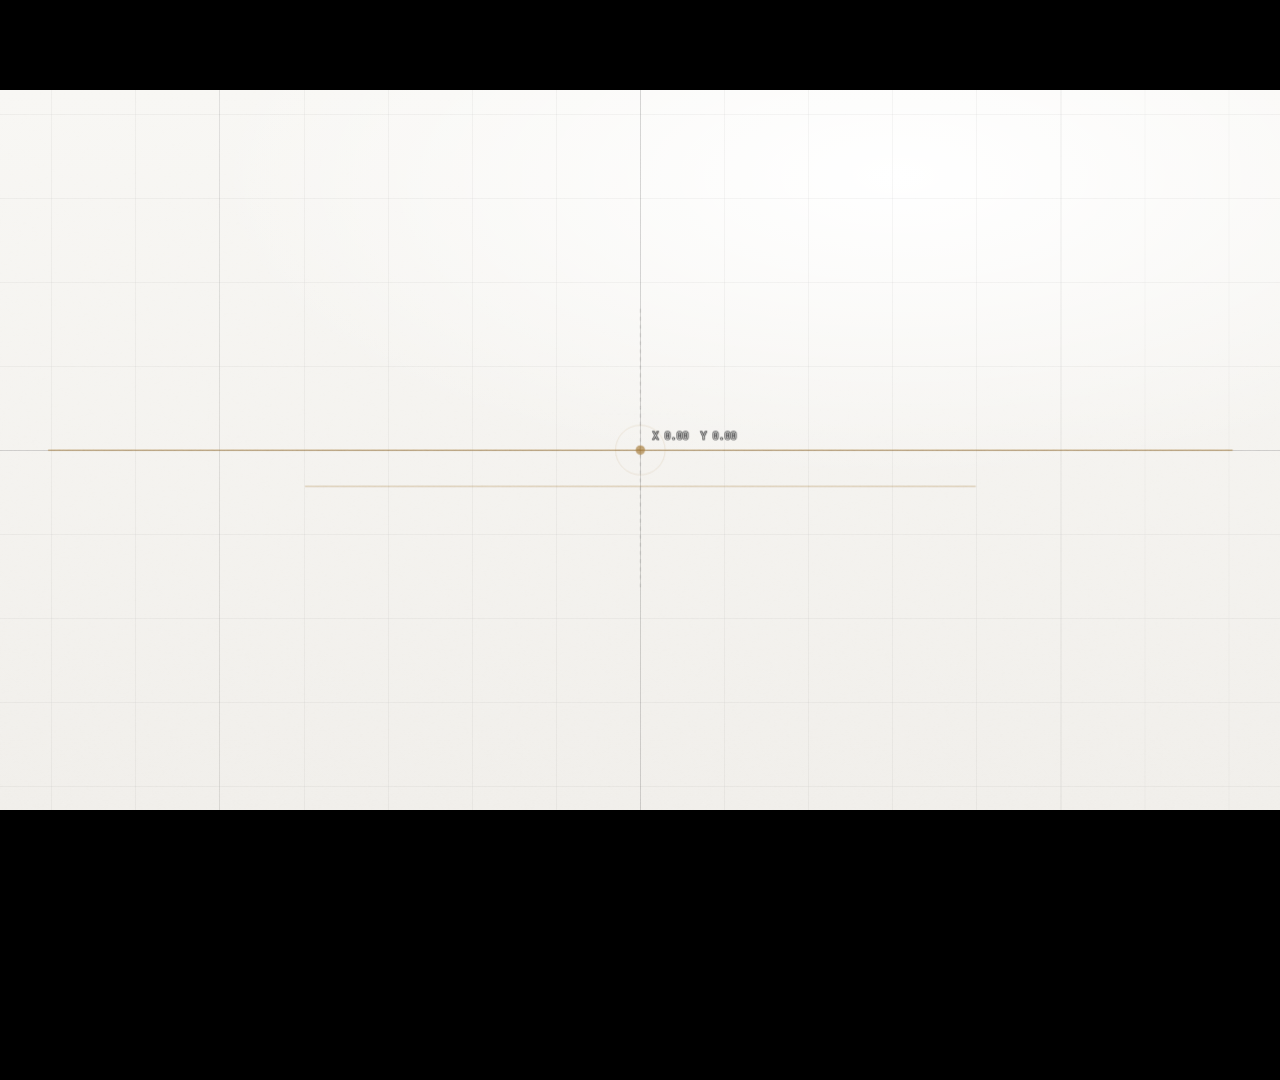
<file: promo/ad3.html>
<!doctype html>
<html lang="he" dir="rtl">
<head>
<meta charset="utf-8">
<meta name="viewport" content="width=device-width, initial-scale=1">
<title>BSY Digital — Launch</title>
<link rel="stylesheet" href="assets/fonts.css">
<style>
/* One continuous camera through an engineered, bright world. Porcelain ground, ink type, brass accent. 30 s at 120 BPM. */
:root {
  --bg: #F5F4F1; --paper: #FFFFFF; --ink: #121315; --ink2: #34332F; --gray: #77726B; --gray2: #A9A49C;
  --hair: rgba(18, 19, 21, .10); --hair2: rgba(18, 19, 21, .16);
  --gold: #A9803F; --gold2: #CBA86A; --gold3: #EADBBE; --blue: #2F6FEB;
  --he: "HeeboV", "Heebo", "Liberation Sans", Arial, sans-serif;
  --serif: "Frank Ruhl Libre", "Times New Roman", serif;
  --en: "Archivo", "Heebo", Arial, sans-serif;
  --mono: "JetBrains Mono", ui-monospace, monospace;
  --sh: 0 .6rem 1.4rem rgba(60, 46, 24, .07), 0 4rem 9rem rgba(60, 46, 24, .16);
}
* { box-sizing: border-box; margin: 0; padding: 0; }
html { font-size: 10.8px; }
body { background: #000; overflow: hidden; }
#stage { position: relative; width: 1920px; height: 1080px; overflow: hidden; background: var(--bg); color: var(--ink); font-family: var(--he); direction: rtl; -webkit-font-smoothing: antialiased; transform-origin: 0 0; }
#stage.v { width: 1080px; height: 1920px; }
#bg { position: absolute; inset: 0; background: radial-gradient(90% 70% at 70% 12%, #FFFFFF 0%, rgba(255,255,255,0) 60%), linear-gradient(180deg, #F8F7F4, #F1EFEB); }
#gridc { position: absolute; inset: 0; }
#white { position: absolute; inset: 0; background: #FFFFFF; opacity: 0; pointer-events: none; }
#view { position: absolute; inset: 0; perspective: 2600px; perspective-origin: 50% 50%; }
#cam { position: absolute; left: 0; top: 0; width: 0; height: 0; transform-style: preserve-3d; }
.grp { position: absolute; left: 0; top: 0; width: 0; height: 0; visibility: hidden; transform-style: preserve-3d; }
.mono { font-family: var(--mono); direction: ltr; unicode-bidi: isolate; }
#grain { position: absolute; inset: 0; pointer-events: none; mix-blend-mode: soft-light; opacity: .16; background-size: 320px 320px; z-index: 60; }
#ui { position: absolute; inset: 0; pointer-events: none; z-index: 40; }
.w { display: inline-block; overflow: hidden; vertical-align: top; padding: .32em .08em .28em; margin: -.32em -.08em -.28em; }
.wi { display: inline-block; }
.ch { display: inline-block; }

/* A — the hook */
#hookSvg { position: absolute; overflow: visible; }
#hookSvg text { font-family: var(--he); font-weight: 800; fill: var(--ink); fill-opacity: 0; stroke: var(--ink); stroke-width: 1.4; stroke-linejoin: round; paint-order: stroke; white-space: pre; }
#hookSvg .guide { stroke: var(--gold); stroke-width: 1.2; fill: none; }
#hookSvg .guide.thin { stroke: rgba(18,19,21,.28); stroke-width: 1; stroke-dasharray: 6 6; }
#hookSvg .lbl { font-family: var(--mono); font-size: 16px; fill: var(--gold); direction: ltr; }

/* B — the question */
.btext { position: absolute; left: -1200px; width: 2400px; text-align: center; font-family: var(--he); font-weight: 800; color: var(--ink); white-space: nowrap; line-height: 1; }
.btext .ch { will-change: auto; }
#qsvg { display: inline-block; overflow: visible; }
#qm { fill: var(--ink); }

/* C — the anatomy of a site */
.frame { position: absolute; left: 0; top: 0; border-radius: 18px; transform-style: preserve-3d; }
#stack { position: absolute; inset: 0; transform-style: preserve-3d; transform-origin: 50% 50%; }
.layer { position: absolute; inset: 0; transform-style: preserve-3d; }
.bp { position: absolute; border: 1.5px solid rgba(169,128,63,.75); border-radius: 10px; }
.bp.dash { border-style: dashed; border-color: rgba(18,19,21,.28); }
.ds { position: absolute; border-radius: 10px; opacity: 0; }
#L0 .chrome { position: absolute; inset: 0; border-radius: 18px; background: #FFFFFF; box-shadow: var(--sh); opacity: 0; }
#L0 .tabs { position: absolute; left: 0; right: 0; top: 0; height: 40px; border-bottom: 1px solid var(--hair); display: flex; align-items: center; gap: 8px; padding: 0 16px; direction: ltr; opacity: 0; }
#L0 .tabs i { width: 11px; height: 11px; border-radius: 50%; background: #DDD8D0; }
#L0 .tabs span { margin: 0 auto; font-family: var(--mono); font-size: 13px; color: var(--gray); background: #F3F1ED; padding: 4px 26px; border-radius: 20px; }
#outlineSvg { position: absolute; left: 0; top: 0; overflow: visible; }
#outlineSvg rect { fill: none; stroke: var(--ink); stroke-width: 2; }
.xl { position: absolute; left: 0; top: 0; display: flex; align-items: center; gap: 10px; padding: 9px 16px; border-radius: 12px; background: rgba(255,255,255,.96); border: 1px solid var(--hair2); box-shadow: 0 10px 30px rgba(60,46,24,.12); font-size: 21px; font-weight: 600; white-space: nowrap; opacity: 0; }
.xl .mono { font-size: 13px; color: var(--gold); letter-spacing: .12em; }
.xl i { width: 9px; height: 9px; border-radius: 50%; background: var(--gold); }
#cwords { position: absolute; left: 0; right: 0; text-align: center; font-family: var(--he); font-size: 8.4rem; line-height: 1.1; white-space: nowrap; }
#cwords .cw { display: inline-block; margin: 0 .22em; font-weight: 800; color: var(--ink); }
.ccur { position: absolute; left: 0; top: 0; width: 34px; height: 34px; opacity: 0; filter: drop-shadow(0 6px 10px rgba(0,0,0,.18)); z-index: 30; }

/* D — the brand */
#logoSvg { position: absolute; overflow: visible; }
#logoSvg .ln { fill: none; stroke: var(--gold); stroke-width: 2.4; stroke-linejoin: round; vector-effect: non-scaling-stroke; }
#logoSvg .ln.ink { stroke: var(--ink); }
#logoSvg .cons { fill: none; stroke: rgba(169,128,63,.55); stroke-width: 1; vector-effect: non-scaling-stroke; }
#logoSvg .cons.d { stroke-dasharray: 5 5; stroke: rgba(18,19,21,.28); }
#logoSvg .dim { font-family: var(--mono); font-size: 17px; fill: var(--gold); }
#logoSvg .pt { fill: var(--gold); }
#logoImg { position: absolute; opacity: 0; }
#dWord { position: absolute; left: 0; right: 0; text-align: center; font-family: var(--en); font-weight: 300; font-size: 3rem; letter-spacing: .95em; margin-left: .95em; color: var(--gray); direction: ltr; white-space: nowrap; opacity: 0; }
#dWord b { font-weight: 300; color: var(--gold); }
#dWord .c { display: inline-block; }
#dWord .lam { transform: scaleY(-1); }
#dLine { position: absolute; left: 0; right: 0; text-align: center; font-size: 4.2rem; font-weight: 700; color: var(--ink); white-space: nowrap; }

/* E — the work */
.bw { position: absolute; border-radius: 16px; background: #FFFFFF; box-shadow: var(--sh); overflow: hidden; }
.bw .bb { position: absolute; left: 0; right: 0; top: 0; height: 38px; display: flex; align-items: center; gap: 8px; padding: 0 16px; direction: ltr; background: #F4F2EE; border-bottom: 1px solid var(--hair); }
.bw .bb i { width: 11px; height: 11px; border-radius: 50%; background: #DAD5CD; }
.bw .bb span { margin: 0 auto; font-family: var(--mono); font-size: 13px; color: #7c776e; background: #FFFFFF; padding: 4px 26px; border-radius: 20px; border: 1px solid var(--hair); }
.bw .sv { position: absolute; left: 0; right: 0; top: 38px; bottom: 0; overflow: hidden; }
.bw .sv img { display: block; width: 100%; }
.ph { position: absolute; border-radius: 58px; padding: 12px; background: linear-gradient(145deg, #55555A, #1E1E21 38%, #2E2E32 70%, #48484C); box-shadow: inset 0 0 0 2px rgba(255,255,255,.2), inset 0 0 0 5px #0D0D0F, var(--sh); }
.ph .ps { position: relative; width: 100%; height: 100%; border-radius: 47px; overflow: hidden; background: #000; }
.ph .ps .strip { position: absolute; left: 0; top: 0; width: 100%; }
.ph .ps .strip img { display: block; width: 100%; }
.ph .isl { position: absolute; left: 50%; top: 14px; width: 110px; height: 32px; margin-left: -55px; border-radius: 20px; background: #0B0B0C; z-index: 3; }
.card3d { position: absolute; transform-style: preserve-3d; }
.card3d .face { position: absolute; inset: 0; backface-visibility: hidden; border-radius: 999px; overflow: hidden; }
.card3d .face img { width: 100%; height: 100%; display: block; }
.card3d .back { transform: rotateX(180deg); border-radius: 10px; }
#expander { position: absolute; overflow: hidden; opacity: 0; transform: translateZ(3px); }
#expander img { position: absolute; inset: 0; width: 100%; height: 100%; object-fit: cover; }
.edgeGlow { position: absolute; width: 6px; border-radius: 6px; background: linear-gradient(180deg, rgba(169,128,63,0), var(--gold), rgba(169,128,63,0)); opacity: 0; }
#phr { position: absolute; }
.phrase { position: absolute; right: 0; left: 0; top: 0; text-align: right; }
.phrase .l1 { font-weight: 800; font-size: 7.6rem; line-height: 1.05; letter-spacing: -.012em; color: var(--ink); white-space: nowrap; }
.phrase .l2 { font-family: var(--serif); font-weight: 300; font-size: 7.6rem; line-height: 1.14; color: var(--gold); white-space: nowrap; }
.v .phrase { text-align: center; }
#plab { position: absolute; display: flex; align-items: center; gap: 14px; font-size: 2.1rem; color: var(--gray); white-space: nowrap; }
#plab .n { font-family: var(--mono); font-size: 1.8rem; color: var(--gold); }
#plab .slot { position: relative; height: 3rem; overflow: hidden; min-width: 44rem; }
.v #plab .slot { min-width: 60rem; }
#plab .slot span { position: absolute; right: 0; top: 0; line-height: 3rem; white-space: nowrap; }
.v #plab .slot span { left: 0; text-align: center; }
#plab .slot b { font-family: var(--en); font-weight: 600; color: var(--ink); direction: ltr; unicode-bidi: isolate; }
#brand { position: absolute; width: 14rem; opacity: 0; }
#brand img { width: 100%; display: block; }

/* F — the system */
#fSvg { position: absolute; overflow: visible; }
#fSvg .fl { fill: none; stroke: var(--gold); stroke-width: 2.6; vector-effect: non-scaling-stroke; }
#fSvg .fn { fill: #FFFFFF; stroke: var(--gold); stroke-width: 2; vector-effect: non-scaling-stroke; }
#fSvg .fc { fill: var(--gold); }
#vtext { position: absolute; left: 0; right: 0; text-align: center; }
#vtext .v1 { font-weight: 800; font-size: 10.5rem; line-height: 1.05; letter-spacing: -.015em; white-space: nowrap; }
#vtext .v2 { font-weight: 300; font-size: 7rem; line-height: 1.2; margin-top: 1.6rem; white-space: nowrap; color: var(--ink2); }
#vtext .v2 .k { color: var(--gold); }
#vhalo { position: absolute; left: 50%; top: 50%; width: 150rem; height: 56rem; margin: -28rem 0 0 -75rem; background: radial-gradient(closest-side, rgba(247,246,243,.97), rgba(247,246,243,.88) 50%, rgba(247,246,243,0)); opacity: 0; }
.v #vhalo { width: 110rem; height: 90rem; margin: -45rem 0 0 -55rem; }
.v #vtext .v1 { font-size: 10rem; }
.v #vtext .v2 { font-size: 6.4rem; white-space: normal; padding: 0 6rem; }

/* G — the call */
#endc { position: absolute; left: 0; right: 0; top: 0; bottom: 0; }
#eSvg { position: absolute; overflow: visible; }
#eSvg .c { fill: none; stroke: rgba(169,128,63,.5); stroke-width: 1.2; }
#eSvg .c.d { stroke: rgba(18,19,21,.22); stroke-dasharray: 5 6; }
#eLogo { position: absolute; }
#eLogo img { display: block; width: 100%; }
#eLogo .shine { position: absolute; inset: 0; -webkit-mask: url(assets/logo-mark-light.png) center / 100% 100% no-repeat; mask: url(assets/logo-mark-light.png) center / 100% 100% no-repeat; background: linear-gradient(100deg, transparent 0%, transparent 40%, rgba(255,250,236,.95) 50%, transparent 60%, transparent 100%); background-size: 260% 100%; background-position: 130% 0; mix-blend-mode: overlay; }
#eWord { position: absolute; left: 0; right: 0; text-align: center; font-family: var(--en); font-weight: 300; font-size: 2.8rem; letter-spacing: .95em; margin-left: .95em; color: var(--gray); direction: ltr; white-space: nowrap; }
#eWord b { font-weight: 300; color: var(--gold); }
#eWord .c { display: inline-block; }
#eWord .lam { transform: scaleY(-1); }
#eText { position: absolute; left: 0; right: 0; text-align: center; }
#eText .h { font-weight: 800; font-size: 8.4rem; letter-spacing: -.014em; line-height: 1.08; white-space: nowrap; }
#eText .s { font-size: 3.1rem; color: var(--gray); margin-top: 1.6rem; white-space: nowrap; }
.v #eText .s { white-space: normal; padding: 0 7rem; line-height: 1.4; font-size: 3.4rem; }
#eBtn { display: inline-flex; align-items: center; gap: 1.6rem; margin-top: 4rem; padding: 2.3rem 5rem; border-radius: 10rem; background: var(--ink); color: #FFFFFF; font-weight: 700; font-size: 3.3rem; box-shadow: 0 2.4rem 5rem rgba(18,19,21,.2); }
#eBtn svg { width: 3.2rem; height: 3.2rem; }
#eCt { display: flex; justify-content: center; gap: 4.6rem; margin-top: 3.6rem; font-size: 2.7rem; color: var(--ink2); }
#eCt span { display: inline-flex; align-items: center; gap: 1.2rem; }
#eCt .mono { font-size: 2.6rem; }
#eCt svg { width: 2.6rem; height: 2.6rem; }
.v #eCt { flex-direction: column; align-items: center; gap: 2.2rem; font-size: 3.1rem; }
.v #eCt .mono { font-size: 3rem; }
.v #eBtn { font-size: 3.8rem; padding: 2.7rem 6rem; }
</style>
</head>
<body>
<div id="stage">
  <div id="bg"></div>
  <canvas id="gridc"></canvas>
  <div id="view"><div id="cam">
    <div class="grp" id="gA"><svg id="hookSvg"></svg></div>
    <div class="grp" id="gB"><div class="btext" id="btext"></div></div>
    <div class="grp" id="gC"></div>
    <div class="grp" id="gD"><img id="logoImg" src="assets/logo-mark-light.png" alt=""><svg id="logoSvg" viewBox="0 0 820 344"></svg></div>
    <div class="grp" id="gE"></div>
    <div class="grp" id="gF"></div>
  </div></div>
  <div id="white"></div>
  <div id="ui">
    <div id="cwords"><span class="cw" id="cw1">נראות.</span><span class="cw" id="cw2">חוויה.</span><span class="cw" id="cw3">תוצאות.</span></div>
    <div class="xl" id="x1"><i></i><span class="mono">01 · LAYOUT</span>מבנה</div>
    <div class="xl" id="x2"><i></i><span class="mono">02 · NAV</span>ניווט</div>
    <div class="xl" id="x3"><i></i><span class="mono">03 · CONTENT</span>תמונות ותוכן</div>
    <div class="xl" id="x4"><i></i><span class="mono">04 · FORM</span>טופס יצירת קשר</div>
    <div id="dWord"></div>
    <div id="dLine"><span class="sp">מפתחים את הנוכחות הדיגיטלית שלך.</span></div>
    <div id="brand"><img src="assets/logo-mark-light.png" alt=""></div>
    <div id="phr">
      <div class="phrase" id="ph0"><div class="l1 sp">אתרים</div><div class="l2 sp">מקצועיים.</div></div>
      <div class="phrase" id="ph1"><div class="l1 sp">דפי נחיתה</div><div class="l2 sp">ממירים.</div></div>
      <div class="phrase" id="ph2"><div class="l1 sp">חנויות</div><div class="l2 sp">אונליין.</div></div>
      <div class="phrase" id="ph3"><div class="l1 sp">מערכות דיגיטליות</div><div class="l2 sp">חכמות.</div></div>
    </div>
    <div id="plab"><span class="n" id="plabN"></span><span class="slot" id="plabS"></span></div>
    <div id="vhalo"></div>
    <div id="vtext"><div class="v1 sp">לא רק אתר.</div><div class="v2"><span class="sp">פתרון שנבנה סביב</span> <span class="k sp">העסק שלך.</span></div></div>
    <div id="endc">
      <svg id="eSvg"></svg>
      <div id="eLogo"><img src="assets/logo-mark-light.png" alt=""><div class="shine" id="eShine"></div></div>
      <div id="eWord"></div>
      <div id="eText">
        <div class="h sp">הגיע הזמן להתקדם.</div>
        <div class="s" id="eSub">בואו נבנה את הצעד הבא של העסק שלך.</div>
        <div id="eBtn"><svg viewBox="0 0 24 24" fill="none" stroke="#fff" stroke-width="1.9" stroke-linecap="round" stroke-linejoin="round"><path d="M20 11.5a8 8 0 0 1-11.6 7.1L4 20l1.4-4.2A8 8 0 1 1 20 11.5z"/></svg><span>דברו איתנו</span></div>
        <div id="eCt"><span><svg viewBox="0 0 24 24" fill="none" stroke="#A9803F" stroke-width="1.8" stroke-linecap="round" stroke-linejoin="round"><path d="M20 11.5a8 8 0 0 1-11.6 7.1L4 20l1.4-4.2A8 8 0 1 1 20 11.5z"/></svg>וואטסאפ <span class="mono">058-788-8349</span></span><span><svg viewBox="0 0 24 24" fill="none" stroke="#A9803F" stroke-width="1.8" stroke-linecap="round" stroke-linejoin="round"><circle cx="12" cy="12" r="9"/><path d="M3 12h18"/><path d="M12 3a14 14 0 0 1 0 18a14 14 0 0 1 0-18z"/></svg><span class="mono">bsy-digital.vercel.app</span></span></div>
      </div>
    </div>
  </div>
  <div id="grain"></div>
</div>

<script src="assets/gsap313/gsap.min.js"></script>
<script src="assets/gsap313/MorphSVGPlugin.min.js"></script>
<script src="assets/gsap313/DrawSVGPlugin.min.js"></script>
<script>
let __resolveReady;
window.__ready = new Promise(r => { __resolveReady = r; });
(async function () {
  gsap.registerPlugin(MorphSVGPlugin, DrawSVGPlugin);
  const Q = new URLSearchParams(location.search);
  const V = Q.get('fmt') === 'v';
  const stage = document.getElementById('stage');
  if (V) stage.classList.add('v');
  const W = V ? 1080 : 1920, H = V ? 1920 : 1080, R = 10.8;
  const $ = (s, r = document) => r.querySelector(s);
  const $$ = (s, r = document) => Array.from(r.querySelectorAll(s));
  const NS = 'http://www.w3.org/2000/svg';
  const svgEl = (tag, attrs = {}, parent) => { const e = document.createElementNS(NS, tag); for (const k in attrs) e.setAttribute(k, attrs[k]); if (parent) parent.appendChild(e); return e; };
  function rng(seed) { return function () { seed |= 0; seed = seed + 0x6D2B79F5 | 0; let t = Math.imul(seed ^ seed >>> 15, 1 | seed); t = t + Math.imul(t ^ t >>> 7, 61 | t) ^ t; return ((t ^ t >>> 14) >>> 0) / 4294967296; }; }
  const [CUE, QM, LP] = await Promise.all(['cues3.json', 'assets/qmark-path.json', 'assets/logo-paths.json'].map(u => fetch(u).then(r => r.json())));
  const DUR = CUE.dur;

  // format constants
  const L = V ? {
    hookFont: 112, bFont: 118, CW: 900, CH: 600, BW: 960, PSW: 540, proj: [0.5, 0.585], phrTop: 0.115, sF: .36,
    endLogoW: 74, endY: 0.33
  } : {
    hookFont: 150, bFont: 140, CW: 1000, CH: 620, BW: 1000, PSW: 430, proj: [0.37, 0.53], phrTop: 0.5, sF: .33,
    endLogoW: 62, endY: 0.30
  };
  const TB = 38;                                    // browser top bar
  const IM = { luma: [1400, 714], myriam: [1400, 720], pnim: [1400, 636], yesod: [1400, 713], garage: [1400, 697], sweet: [1400, 721] };

  /* ---------- fonts and images ---------- */
  await Promise.all(['800 40px HeeboV', '700 40px HeeboV', '300 40px HeeboV', '600 40px HeeboV', '300 40px "Frank Ruhl Libre"', '300 40px Archivo', '600 40px Archivo', '400 40px "JetBrains Mono"'].map(f => document.fonts.load(f, 'אבגabc123?₪')));
  await document.fonts.ready;

  /* ================= A: the hook ================= */
  const hookSvg = $('#hookSvg');
  const HW = W * 1.6, HH = 700;
  hookSvg.setAttribute('width', HW); hookSvg.setAttribute('height', HH);
  hookSvg.setAttribute('viewBox', `${-HW / 2} ${-HH / 2} ${HW} ${HH}`);
  hookSvg.style.left = (-HW / 2) + 'px'; hookSvg.style.top = (-HH / 2) + 'px';
  let FH = L.hookFont;
  const HOOK = ['העסק', 'שלך', 'מתקדם.'];
  const htext = svgEl('text', { x: 0, y: 0, 'text-anchor': 'middle', direction: 'rtl' }, hookSvg);
  HOOK.forEach((w, i) => {
    if (i) htext.appendChild(document.createTextNode(' '));
    for (const ch of w) { const t = svgEl('tspan', { class: 'hc w' + i }); t.textContent = ch; htext.appendChild(t); }
  });
  htext.style.fontSize = FH + 'px';
  { const wdt = htext.getComputedTextLength(); const max = W - (V ? 250 : 300); if (wdt > max) { FH *= max / wdt; htext.style.fontSize = FH + 'px'; } }
  const hBase = FH * .36;                           // baseline so the letters sit on the centre line
  htext.setAttribute('y', hBase);
  // guides: a dot, a cross, then cap and base lines with a dimension
  const capY = hBase - FH * .72;
  const gH = svgEl('line', { class: 'guide', x1: 0, y1: 0, x2: 0, y2: 0 }, hookSvg);
  const gV = svgEl('line', { class: 'guide thin', x1: 0, y1: -FH * 1.4, x2: 0, y2: FH * 1.4 }, hookSvg);
  const gBase = svgEl('line', { class: 'guide', x1: -W * .46, y1: hBase, x2: W * .46, y2: hBase }, hookSvg);
  const gCap = svgEl('line', { class: 'guide thin', x1: -W * .46, y1: capY, x2: W * .46, y2: capY }, hookSvg);
  const dot = svgEl('circle', { cx: 0, cy: 0, r: 7, fill: '#A9803F' }, hookSvg);
  const ring = svgEl('circle', { cx: 0, cy: 0, r: 14, fill: 'none', stroke: '#A9803F', 'stroke-width': 1.2 }, hookSvg);
  const coord = svgEl('text', { class: 'lbl', x: 18, y: -16 }, hookSvg); coord.textContent = 'X 0.00  Y 0.00';
  const dimL = svgEl('text', { class: 'lbl', x: -W * .46, y: capY - (V ? 40 : 12) }, hookSvg); dimL.textContent = `CAP ${Math.round(FH * .72)}`;
  const dimB = svgEl('text', { class: 'lbl', x: -W * .46, y: hBase + (V ? 46 : 26) }, hookSvg); dimB.textContent = 'BASELINE';
  // final-mem counter: find the hole of ם by scanning the glyph
  function holeOf(ch, font, px) {
    const c = document.createElement('canvas'); c.width = px * 2; c.height = px * 2; const x = c.getContext('2d');
    x.font = `800 ${px}px ${font}`; x.textBaseline = 'alphabetic'; x.textAlign = 'left'; x.direction = 'ltr'; x.fillStyle = '#000';
    const bx = px * .5, by = px * 1.4; x.fillText(ch, bx, by);
    const m = x.measureText(ch), id = x.getImageData(0, 0, c.width, c.height).data;
    const ink = (i, j) => id[(j * c.width + i) * 4 + 3] > 128;
    const top = Math.round(by - m.actualBoundingBoxAscent), bot = Math.round(by + m.actualBoundingBoxDescent);
    const left = Math.round(bx - m.actualBoundingBoxLeft), right = Math.round(bx + m.actualBoundingBoxRight);
    let best = null;
    for (let j = top + 2; j < bot - 2; j += 2) {              // the widest enclosed gap on any row
      let i = left, runs = [], inInk = false, start = 0;
      for (; i <= right; i++) { const k = ink(i, j); if (k !== inInk) { if (!k) start = i; else if (start) runs.push([start, i]); inInk = k; } }
      runs.forEach(r => { const w = r[1] - r[0]; if (!best || w > best.w) best = { w, x: (r[0] + r[1]) / 2, y: j }; });
    }
    if (!best) return { dx: (left + right) / 2 - bx, dy: (top + bot) / 2 - by, w: (right - left) * .4 };
    // vertical extent at the hole centre
    let a = best.y, b = best.y; const xi = Math.round(best.x);
    while (a > top && !ink(xi, a)) a--; while (b < bot && !ink(xi, b)) b++;
    return { dx: best.x - bx, dy: (a + b) / 2 - by, w: Math.min(best.w, b - a) };
  }
  const memIdx = HOOK.join(' ').indexOf('ם');
  const ext = htext.getExtentOfChar(memIdx);
  const hole = holeOf('ם', 'HeeboV', 400), hk = FH / 400;
  const memAdv = (() => { const c = document.createElement('canvas').getContext('2d'); c.font = `800 ${FH}px HeeboV`; return c.measureText('ם').width; })();
  const HOLE = { x: ext.x + (ext.width - memAdv) / 2 + hole.dx * hk + 0 * memAdv, y: hBase + hole.dy * hk, w: hole.w * hk };
  // the glyph cell in RTL starts on its right; position from the left edge of the cell
  HOLE.x = ext.x + hole.dx * hk;
  const SA = Math.max(W, H) / Math.max(HOLE.w, 4) * 1.6;

  /* ================= B: the question ================= */
  const btext = $('#btext');
  btext.style.fontSize = L.bFont + 'px';
  const BWORDS = ['והדיגיטל', 'שלו'];
  btext.innerHTML = BWORDS.map(w => `<span class="w"><span class="wi">${[...w].map(c => `<span class="ch">${c}</span>`).join('')}</span></span>`).join(' ');
  const upm = QM.upm, asc = QM.asc, desc = -QM.desc, adv = QM.adv;
  const qsvg = svgEl('svg', { id: 'qsvg', viewBox: `0 ${-asc} ${adv} ${asc + desc}` });
  qsvg.style.width = (adv / upm) + 'em'; qsvg.style.height = ((asc + desc) / upm) + 'em'; qsvg.style.verticalAlign = (-desc / upm) + 'em';
  const qg = svgEl('g', { transform: 'scale(1,-1)' }, qsvg);
  const qpath = svgEl('path', { id: 'qm', d: QM.d }, qg);
  const CURSOR = 'M120 1470 L120 160 L430 450 L640 -10 L830 70 L620 520 L1010 540 Z';
  const qwrap = document.createElement('span'); qwrap.className = 'w'; const qwi = document.createElement('span'); qwi.className = 'wi'; qwi.appendChild(qsvg); qwrap.appendChild(qwi);
  btext.appendChild(qwrap);
  { // B fits the frame
    const wd = btext.scrollWidth; const r = $('#btext').getBoundingClientRect();
  }
  btext.style.top = (-L.bFont * .62) + 'px';

  /* camera + measuring helpers */
  const G = { x: 0, y: 0, s: 1, rx: 0, ry: 0 };
  const cam = $('#cam');
  function applyCam() { cam.style.transform = `translate(${W / 2}px, ${H / 2}px) rotateX(${G.rx}deg) rotateY(${G.ry}deg) scale(${G.s}) translate(${-G.x}px, ${-G.y}px)`; }
  const stageRect = () => stage.getBoundingClientRect();
  function worldOf(el) {         // with the camera at identity, screen - centre = world
    const sr = stageRect(), r = el.getBoundingClientRect(), k = sr.width / W;
    return { x: (r.left - sr.left) / k - W / 2, y: (r.top - sr.top) / k - H / 2, w: r.width / k, h: r.height / k };
  }
  Object.assign(G, { x: 0, y: 0, s: 1, rx: 0, ry: 0 }); applyCam();
  $$('.grp').forEach(g => g.style.visibility = 'visible');
  $('#gA').style.visibility = 'hidden';
  // keep B inside the frame width
  {
    const r = worldOf(btext.querySelector('.w')); const all = btext.getBoundingClientRect();
    let tw = 0; $$('#btext > .w').forEach(e => tw += worldOf(e).w);
    const max = W - (V ? 120 : 300); if (tw > max) { btext.style.fontSize = (L.bFont * max / tw) + 'px'; }
  }
  const BF = parseFloat(btext.style.fontSize);
  btext.style.top = (-BF * .62) + 'px';
  const qr = worldOf(qsvg);
  const TIP = { x: qr.x + qr.w * (120 / adv), y: qr.y + qr.h * ((asc - 1470) / (asc + desc)) };

  /* ================= C: the anatomy of a site ================= */
  const gC = $('#gC');
  const CW = L.CW, CH = L.CH;
  gC.style.left = TIP.x + 'px'; gC.style.top = TIP.y + 'px';
  const btnW = 234, btnH = 60;
  const FORM = V ? { x: CW * .06, y: CH * .52, w: CW * .40 } : { x: CW * .06, y: CH * .47, w: CW * .34 };
  gC.innerHTML = `
    <div class="frame" id="cFrame" style="width:${CW}px;height:${CH}px">
      <svg id="outlineSvg" width="${CW}" height="${CH}"><rect id="oRect" x="1" y="1" width="${CW - 2}" height="${CH - 2}" rx="18"/><line id="oTab" x1="0" y1="40" x2="${CW}" y2="40" stroke="#121315" stroke-width="1.4"/></svg>
      <div id="stack">
        <div class="layer" id="L0"><div class="chrome"></div><div class="tabs"><i></i><i></i><i></i><span>your-business.co.il</span></div></div>
        <div class="layer" id="L1">
          ${Array.from({ length: 12 }, (_, i) => `<div class="bp dash" style="top:56px;bottom:16px;left:${24 + i * (CW - 48) / 12 + 4}px;width:${(CW - 48) / 12 - 8}px;border-radius:4px"></div>`).join('')}
          <i class="anc" id="a1" style="position:absolute;left:${CW}px;top:${CH * .80}px"></i>
        </div>
        <div class="layer" id="L2">
          <div class="bp" style="left:24px;right:24px;top:52px;height:52px"></div>
          <div class="ds" id="nav" style="left:24px;right:24px;top:52px;height:52px;background:#FFFFFF;border:1px solid var(--hair);display:flex;align-items:center;justify-content:space-between;padding:0 22px">
            <b style="font-family:var(--en);letter-spacing:.24em;font-size:15px">BRAND</b>
            <span style="display:flex;gap:26px;font-size:16px;color:var(--ink2)"><span id="nav1" style="position:relative">שירותים<i id="navU" style="position:absolute;left:0;right:0;bottom:-6px;height:2px;background:var(--gold);transform:scaleX(0);transform-origin:100% 50%"></i></span><span>עבודות</span><span>אודות</span><span>צור קשר</span></span>
            <span style="background:var(--ink);color:#fff;font-size:14px;padding:7px 16px;border-radius:20px">הצעת מחיר</span></div>
          <i class="anc" id="a2" style="position:absolute;left:${CW}px;top:78px"></i>
        </div>
        <div class="layer" id="L3">
          <div class="bp" style="right:5%;width:42%;top:24%;height:30%"></div>
          <div class="bp" style="left:5%;width:44%;top:22%;height:40%"></div>
          ${[0, 1, 2].map(i => `<div class="bp" style="right:${5 + i * 31}%;width:28%;top:68%;height:24%"></div>`).join('')}
          <div class="ds" id="hero" style="right:5%;width:42%;top:24%;height:30%;display:flex;flex-direction:column;justify-content:center;gap:10px;text-align:right"><b style="font-size:${V ? 34 : 38}px;line-height:1.05;font-weight:800">העסק שלך,<br>בגרסה הדיגיטלית.</b><span style="font-size:15px;color:var(--gray)">עיצוב, פיתוח וחוויה במקום אחד.</span></div>
          <div class="ds" id="img" style="left:5%;width:44%;top:22%;height:40%;background:radial-gradient(60% 70% at 70% 30%,#FFF7E8,#EBDDC3 60%,#D8C29B);overflow:hidden"><i style="position:absolute;left:18%;bottom:-20%;width:46%;aspect-ratio:1;border-radius:50%;background:linear-gradient(140deg,#F6E7C8,#C9A56A)"></i><i style="position:absolute;right:14%;top:18%;width:26%;height:70%;border-radius:200px 200px 0 0;background:linear-gradient(180deg,#FFFFFF,#EAD9B8)"></i></div>
          ${[0, 1, 2].map(i => `<div class="ds dcard" id="card${i}" style="right:${5 + i * 31}%;width:28%;top:68%;height:24%;background:#FFFFFF;border:1px solid var(--hair);padding:14px 16px;display:flex;flex-direction:column;gap:8px"><i style="width:28px;height:28px;border-radius:8px;background:${['#EADBBE', '#E3E9F5', '#E6EFE7'][i]}"></i><b style="font-size:15px">${['אתרים', 'חנויות', 'מערכות'][i]}</b><i style="height:7px;width:80%;border-radius:4px;background:#ECE9E3"></i></div>`).join('')}
          <i class="anc" id="a3" style="position:absolute;left:${CW}px;top:${CH * .3}px"></i>
        </div>
        <div class="layer" id="L4">
          <div class="bp" style="left:${FORM.x}px;top:${FORM.y}px;width:${FORM.w}px;height:${btnH + 128}px"></div>
          <div class="ds" id="form" style="left:${FORM.x}px;top:${FORM.y}px;width:${FORM.w}px;height:${btnH + 128}px;background:#FFFFFF;border:1px solid var(--hair);box-shadow:var(--sh);padding:16px;display:flex;flex-direction:column;gap:10px">
            <b style="font-size:17px">דברו איתנו</b>
            <div id="fld" style="height:36px;border-radius:9px;border:1.5px solid var(--hair2);display:flex;align-items:center;padding:0 12px;font-size:15px;color:var(--gray2)"><span id="fldT">שם מלא</span></div>
          </div>
          <div class="bp" id="btnBp" style="left:${FORM.x + (FORM.w - btnW) / 2}px;top:${FORM.y + 116}px;width:${btnW}px;height:${btnH}px;border-radius:40px"></div>
          <div class="ds" id="btnMock" style="left:${FORM.x + (FORM.w - btnW) / 2}px;top:${FORM.y + 116}px;width:${btnW}px;height:${btnH}px;border-radius:40px;background:var(--ink);color:#fff;display:grid;place-items:center;font-size:19px;font-weight:700">שליחה</div>
          <img class="ds" id="btnReal" src="assets/btn-luma.png" style="left:${FORM.x + (FORM.w - btnW) / 2}px;top:${FORM.y + 116 + (btnH - btnW * 44 / 134) / 2}px;width:${btnW}px;height:${btnW * 44 / 134}px;border-radius:40px">
          <i class="anc" id="a4" style="position:absolute;left:${FORM.x}px;top:${FORM.y + 40}px"></i>
        </div>
      </div>
      <svg class="ccur" id="ccur" viewBox="0 0 24 24"><path d="M5 3l14 8-6.2 1.6L10 19z" fill="#121315" stroke="#fff" stroke-width="1.4" stroke-linejoin="round"/></svg>
    </div>`;
  ['#L0', '#L1', '#L2', '#L3', '#L4'].forEach(s => $(s).style.transformStyle = 'preserve-3d');
  const realH = btnW * 44 / 134;
  const BTN = { x: TIP.x + FORM.x + FORM.w / 2, y: TIP.y + FORM.y + 116 + btnH / 2 };
  const CC = { x: TIP.x + CW / 2, y: TIP.y + CH / 2 };

  /* ================= D: the brand ================= */
  const gD = $('#gD'); const LWd = 240, LHd = LWd * 344 / 820;
  gD.style.left = BTN.x + 'px'; gD.style.top = BTN.y + 'px';
  const logoSvg = $('#logoSvg');
  Object.assign(logoSvg.style, { left: (-LWd / 2) + 'px', top: (-LHd / 2) + 'px', width: LWd + 'px', height: LHd + 'px' });
  Object.assign($('#logoImg').style, { left: (-LWd / 2) + 'px', top: (-LHd / 2) + 'px', width: LWd + 'px', height: LHd + 'px' });
  // construction geometry
  const cons = [
    ['line', { class: 'cons d', x1: -180, y1: 0, x2: 1000, y2: 0 }], ['line', { class: 'cons d', x1: -180, y1: 344, x2: 1000, y2: 344 }],
    ['line', { class: 'cons d', x1: -180, y1: 172, x2: 1000, y2: 172 }], ['line', { class: 'cons d', x1: 0, y1: -110, x2: 0, y2: 450 }],
    ['line', { class: 'cons d', x1: 820, y1: -110, x2: 820, y2: 450 }],
    ['circle', { class: 'cons', cx: 230, cy: 225, r: 98 }], ['circle', { class: 'cons', cx: 428, cy: 128, r: 84 }], ['circle', { class: 'cons', cx: 470, cy: 250, r: 88 }],
    ['line', { class: 'cons', x1: 600, y1: -10, x2: 712, y2: 178 }], ['line', { class: 'cons', x1: 828, y1: -8, x2: 690, y2: 212 }],
    ['line', { class: 'cons', x1: 0, y1: -60, x2: 820, y2: -60 }], ['line', { class: 'cons', x1: -60, y1: 0, x2: -60, y2: 344 }]
  ];
  const consEls = cons.map(([t, a]) => svgEl(t, a, logoSvg));
  const dimW = svgEl('text', { class: 'dim', x: 410, y: -72, 'text-anchor': 'middle' }, logoSvg); dimW.textContent = '820';
  const dimH = svgEl('text', { class: 'dim', x: -74, y: 178, 'text-anchor': 'end' }, logoSvg); dimH.textContent = '344';
  const dimA = svgEl('text', { class: 'dim', x: 726, y: 120 }, logoSvg); dimA.textContent = '58°';
  const pillD = (() => { const w = 800, h = 205, x = 10, y = (344 - h) / 2, r = h / 2; return `M${x + r} ${y} H${x + w - r} A${r} ${r} 0 0 1 ${x + w - r} ${y + h} H${x + r} A${r} ${r} 0 0 1 ${x + r} ${y} Z`; })();
  const pill = svgEl('path', { class: 'ln', id: 'pill', d: pillD }, logoSvg);
  const outerEls = LP.outer.map((p, i) => svgEl('path', { class: 'ln' + (i ? ' ink' : ''), id: 'lo' + i, d: p.d }, logoSvg));
  outerEls[0].style.visibility = 'hidden';
  const PTS = Array.from({ length: 16 }, () => svgEl('circle', { class: 'pt', r: 3.2, cx: -999, cy: -999 }, logoSvg));
  $('#dWord').innerHTML = 'DIGITΛL'.split('').map(ch => ch === 'Λ' ? '<b class="c lam">V</b>' : `<span class="c">${ch}</span>`).join('');
  $('#eWord').innerHTML = $('#dWord').innerHTML;

  /* ================= E: the work ================= */
  const gE = $('#gE');
  const BW = L.BW;
  const shH = k => BW * IM[k][1] / IM[k][0];
  const EOFF = V ? { x: -1300, y: 120 } : { x: -1650, y: 60 };
  const E0 = { x: BTN.x + EOFF.x, y: BTN.y + EOFF.y };
  gE.style.left = '0px'; gE.style.top = '0px';           // E works in world coordinates directly
  function browser(id, key, cx, cy, url) {
    const h = TB + shH(key), el = document.createElement('div');
    el.className = 'bw'; el.id = id;
    Object.assign(el.style, { left: (cx - BW / 2) + 'px', top: (cy - h / 2) + 'px', width: BW + 'px', height: h + 'px', opacity: 0 });
    el.innerHTML = `<div class="bb"><i></i><i></i><i></i><span>${url}</span></div><div class="sv"><img src="assets/${key}-d.jpg" alt=""></div>`;
    gE.appendChild(el);
    return { el, cx, cy, w: BW, h, left: cx - BW / 2, top: cy - h / 2, sTop: cy - h / 2 + TB, sh: shH(key) };
  }
  const at = (b, fx, fy) => ({ x: b.left + fx * b.w, y: b.sTop + fy * b.sh });
  const P1 = browser('p1', 'luma', E0.x, E0.y, 'luma-hair-studio-ebon.vercel.app');
  const P1btn = at(P1, 385 / 1400, 581 / 714);
  // P2: its booking button sits exactly where P1's was
  const sh2 = shH('myriam'), h2 = TB + sh2;
  const P2c = { x: P1btn.x - (1138 / 1400) * BW + BW / 2, y: P1btn.y - TB - (556 / 720) * sh2 + h2 / 2 };
  const P2 = browser('p2', 'myriam', P2c.x, P2c.y, 'myriam-lellouche-site.vercel.app');
  const P2pill = at(P2, 1078 / 1400, 605 / 720);
  const sh3 = shH('pnim'), h3 = TB + sh3;
  const P3c = { x: P2pill.x - (794 / 1400) * BW + BW / 2, y: P2pill.y - TB - (532 / 636) * sh3 + h3 / 2 };
  const P3 = browser('p3', 'pnim', P3c.x, P3c.y, 'pnim-nadlan.vercel.app');
  // phone (Yesod, then Sweet Tours by scrolling) sits against P3's right edge
  const PSW = L.PSW, PSH = PSW * 16 / 9, PB = 12, PWo = PSW + PB * 2, PHo = PSH + PB * 2;
  const PHc = { x: P3.left + BW + PWo / 2, y: P3.cy };
  const ph = document.createElement('div'); ph.className = 'ph'; ph.id = 'p45';
  Object.assign(ph.style, { left: (PHc.x - PWo / 2) + 'px', top: (PHc.y - PHo / 2) + 'px', width: PWo + 'px', height: PHo + 'px', opacity: 0 });
  ph.innerHTML = `<div class="ps"><div class="strip" id="strip"><img src="assets/yesod-m.jpg" alt=""><img src="assets/sweet-m.jpg" alt=""></div></div><div class="isl"></div>`;
  gE.appendChild(ph);
  const P6 = browser('p6', 'garage', PHc.x, PHc.y, 'bhv26-garage-door.web.app');
  // the flip card (Myriam rating pill → Pnim search bar)
  const pillW = 249 / 1400 * BW, pillH = 45 / 720 * sh2, barW = 719 / 1400 * BW, barH = 48 / 636 * sh3;
  const card = document.createElement('div'); card.className = 'card3d'; card.id = 'flip';
  Object.assign(card.style, { left: (P2pill.x - pillW / 2) + 'px', top: (P2pill.y - pillH / 2) + 'px', width: pillW + 'px', height: pillH + 'px', opacity: 0 });
  card.innerHTML = `<div class="face"><img src="assets/pill-myriam.png" alt=""></div><div class="face back"><img src="assets/bar-pnim.png" alt=""></div>`;
  gE.appendChild(card);
  // P1 → P2 shared button layer
  const bl = document.createElement('img'); bl.src = 'assets/btn-luma.png'; bl.id = 'bL';
  const bm = document.createElement('img'); bm.src = 'assets/btn-myriam.png'; bm.id = 'bM';
  const blW = 134 / 1400 * BW, blH = 44 / 714 * shH('luma'), bmW = 130 / 1400 * BW, bmH = 43 / 720 * sh2;
  [[bl, blW, blH], [bm, bmW, bmH]].forEach(([e, w, h]) => { Object.assign(e.style, { position: 'absolute', left: (P1btn.x - w / 2) + 'px', top: (P1btn.y - h / 2) + 'px', width: w + 'px', height: h + 'px', opacity: 0 }); gE.appendChild(e); });
  // edge glow at P3 right edge
  const eg = document.createElement('div'); eg.className = 'edgeGlow'; eg.id = 'eg';
  Object.assign(eg.style, { left: (P3.left + BW - 3) + 'px', top: (P3.cy - 180) + 'px', height: '360px' }); gE.appendChild(eg);
  // the expander (Sweet Tours sky → BHV26 hero)
  const ex = document.createElement('div'); ex.id = 'expander';
  ex.innerHTML = `<img id="exA" src="assets/sky-sweet.jpg" alt=""><img id="exB" src="assets/garage-d.jpg" alt="" style="opacity:0">`;
  gE.appendChild(ex);
  const PS0 = { x: PHc.x - PSW / 2, y: PHc.y - PSH / 2 };                       // phone screen top-left (world)
  const SKY = { x: PS0.x, y: PS0.y + PSH * (107 / 1072) * (PSW / PSH) * (1072 / 600) * 0 + PSW * 1072 / 600 * (107 / 1072), w: PSW, h: PSW * 1072 / 600 * (386 / 1072) };
  // screen shows the image at full width: image height = PSW * 1072/600 (taller than the 9:16 screen); top aligned
  const P6S = { x: P6.left, y: P6.sTop, w: BW, h: P6.sh };

  /* ================= F: the system ================= */
  const gF = $('#gF');
  const tileKeys = ['luma', 'myriam', 'pnim', 'yesod', 'garage', 'sweet'];
  const gap = 170, rowH = TB + BW * 0.52;
  const cols = V ? 2 : 3, rows = V ? 3 : 2;
  const p6Slot = V ? [0, 2] : [1, 1];
  const GC = { x: P6.cx - (p6Slot[0] - (cols - 1) / 2) * (BW + gap), y: P6.cy - (p6Slot[1] - (rows - 1) / 2) * (rowH + gap) };
  const tiles = [];
  let ti = 0;
  for (let r = 0; r < rows; r++) for (let c = 0; c < cols; c++) {
    const cx = GC.x + (c - (cols - 1) / 2) * (BW + gap), cy = GC.y + (r - (rows - 1) / 2) * (rowH + gap);
    if (c === p6Slot[0] && r === p6Slot[1]) { tiles.push({ el: P6.el, cx, cy, key: 'garage' }); continue; }
    const key = ['luma', 'myriam', 'pnim', 'yesod', 'sweet'][ti++];
    const h = TB + shH(key), el = document.createElement('div'); el.className = 'bw tile'; el.id = 't' + key;
    Object.assign(el.style, { left: (cx - BW / 2) + 'px', top: (cy - h / 2) + 'px', width: BW + 'px', height: h + 'px', opacity: 0 });
    el.innerHTML = `<div class="bb"><i></i><i></i><i></i><span>${key}</span></div><div class="sv"><img src="assets/${key}-d.jpg" alt=""></div>`;
    gF.appendChild(el); tiles.push({ el, cx, cy, key });
  }
  const fSvg = svgEl('svg', { id: 'fSvg' }); gF.appendChild(fSvg);
  const FB = { x: GC.x - (cols * (BW + gap)) / 2 - 300, y: GC.y - (rows * (rowH + gap)) / 2 - 300, w: cols * (BW + gap) + 600, h: rows * (rowH + gap) + 600 };
  Object.assign(fSvg.style, { left: FB.x + 'px', top: FB.y + 'px', width: FB.w + 'px', height: FB.h + 'px' });
  fSvg.setAttribute('viewBox', `${FB.x} ${FB.y} ${FB.w} ${FB.h}`);
  const N = { x: GC.x, y: GC.y };
  const fLines = tiles.map(t => { const p = svgEl('path', { class: 'fl', d: `M${t.cx} ${t.cy} L${t.cx} ${t.cy}` }, fSvg); return { p, t }; });
  const nodes = tiles.map(t => svgEl('circle', { class: 'fn', cx: t.cx, cy: t.cy, r: 14 }, fSvg));
  const core = svgEl('path', { class: 'fc', d: `M${N.x - 34} ${N.y - 22} L${N.x + 34} ${N.y - 22} L${N.x} ${N.y + 34} Z` }, fSvg);
  const coreRing = svgEl('circle', { class: 'fn', cx: N.x, cy: N.y, r: 70, style: 'fill:none' }, fSvg);
  // orthogonal "circuit" routes from each tile to the core
  fLines.forEach(({ p, t }) => {
    const mx = t.cx, my = N.y + (t.cy < N.y ? -1 : 1) * 40;
    p.setAttribute('d', `M${t.cx} ${t.cy} L${mx} ${my} L${N.x} ${my} L${N.x} ${N.y}`);
  });

  /* ================= split words in the UI ================= */
  $$('.sp').forEach(el => { const ws = el.textContent.trim().split(/\s+/); el.innerHTML = ws.map(w => `<span class="w"><span class="wi">${w}</span></span>`).join(' '); });
  // fit the phrase column
  const PHW = V ? W - 120 : 520;
  $$('.phrase').forEach(p => { [p.querySelector('.l1'), p.querySelector('.l2')].forEach(e => { e.style.display = 'inline-block'; const w = e.getBoundingClientRect().width / (stageRect().width / W); if (w > PHW) e.style.fontSize = (parseFloat(getComputedStyle(e).fontSize) * PHW / w) + 'px'; e.style.display = 'block'; }); });
  { // value text fits
    const v2 = $('#vtext .v2'); if (!V) { v2.style.display = 'inline-block'; const w = v2.getBoundingClientRect().width / (stageRect().width / W); if (w > W - 240) v2.style.fontSize = (parseFloat(getComputedStyle(v2).fontSize) * (W - 240) / w) + 'px'; v2.style.display = 'block'; }
    const eh = $('#eText .h'); eh.style.display = 'inline-block'; const w2 = eh.getBoundingClientRect().width / (stageRect().width / W); if (w2 > W - 140) eh.style.fontSize = (parseFloat(getComputedStyle(eh).fontSize) * (W - 140) / w2) + 'px'; eh.style.display = 'block';
    const dl = $('#dLine'); if (V) { dl.style.whiteSpace = 'normal'; dl.style.padding = '0 6rem'; dl.style.lineHeight = '1.25'; }
  }
  $$('#dWord .lam, #eWord .lam').forEach(lam => { const cs = getComputedStyle(lam); const cx = document.createElement('canvas').getContext('2d'); cx.font = `${cs.fontWeight} ${cs.fontSize} ${cs.fontFamily}`; const m = cx.measureText('V'); lam.style.transformOrigin = `50% ${m.fontBoundingBoxAscent - m.actualBoundingBoxAscent / 2}px`; });
  // project label slots
  const PL = [['Luma Hair Studio', 'סטודיו לשיער · ירושלים'], ['Myriam Lellouche', 'איפור קבוע · ירושלים'], ['Pnim Nadlan', 'נדל״ן · גוש דן'], ['Yesod Law', 'משרד עורכי דין'], ['Sweet Tours', 'סוויטות בוטיק · נתניה'], ['BHV26 Garage Door', 'דלתות מוסך · ניו ג׳רזי']];
  $('#plabS').innerHTML = PL.map(p => `<span><b>${p[0]}</b> · ${p[1]}</span>`).join('');
  $('#plabN').style.cssText = 'position:relative;display:inline-block;width:6.4rem;height:3rem;overflow:hidden';
  $('#plabN').innerHTML = PL.map((p, i) => `<span style="position:absolute;left:0;top:0;line-height:3rem">0${i + 1} / 06</span>`).join('');

  /* ---------- screen-space layout ---------- */
  const px = v => v + 'px';
  $('#cwords').style.top = px(V ? H * .12 : H * .085);
  const projScreen = { x: W * L.proj[0], y: H * L.proj[1] };
  if (V) {
    Object.assign($('#phr').style, { left: px(60), right: px(60), top: px(H * L.phrTop) });
    Object.assign($('#plab').style, { left: px(0), right: px(0), top: px(H * .89), justifyContent: 'center' });
  } else {
    Object.assign($('#phr').style, { right: px(110), width: px(PHW), top: px(H * .5 - 120) });
    Object.assign($('#plab').style, { right: px(110), top: px(H * .5 + 110) });
  }
  Object.assign($('#brand').style, { right: px(V ? 80 : 104), top: px(V ? 96 : 66) });
  const logoScreenY = H * (V ? .40 : .42), SD = (V ? 820 : 900) / LWd;
  $('#dWord').style.top = px(logoScreenY + LHd * SD / 2 + 44);
  $('#dLine').style.top = px(logoScreenY + LHd * SD / 2 + 120);
  $('#vtext').style.top = px(H * (V ? .15 : .085));
  // end card
  const eLW = L.endLogoW * R, eLH = eLW * 344 / 820, eY = H * L.endY;
  Object.assign($('#eLogo').style, { left: px(W / 2 - eLW / 2), top: px(eY - eLH / 2), width: px(eLW) });
  $('#eWord').style.top = px(eY + eLH / 2 + 36);
  $('#eText').style.top = px(eY + eLH / 2 + 110);
  const eSvg = $('#eSvg'); Object.assign(eSvg.style, { left: '0px', top: '0px', width: px(W), height: px(H) }); eSvg.setAttribute('viewBox', `0 0 ${W} ${H}`);
  const eCons = [
    svgEl('circle', { class: 'c', cx: W / 2, cy: eY, r: eLW * .62 }, eSvg), svgEl('circle', { class: 'c d', cx: W / 2, cy: eY, r: eLW * .82 }, eSvg),
    svgEl('line', { class: 'c d', x1: 0, y1: eY, x2: W, y2: eY }, eSvg), svgEl('line', { class: 'c d', x1: W / 2, y1: 0, x2: W / 2, y2: H }, eSvg),
    svgEl('line', { class: 'c', x1: W / 2 - eLW / 2, y1: eY - eLH / 2 - 40, x2: W / 2 + eLW / 2, y2: eY - eLH / 2 - 40 }, eSvg)
  ];

  /* ---------- grain ---------- */
  const GT = []; { const gr = rng(33); for (let k = 0; k < 6; k++) { const c = document.createElement('canvas'); c.width = c.height = 320; const x = c.getContext('2d'); const id = x.createImageData(320, 320); for (let i = 0; i < id.data.length; i += 4) { const v = 128 + (gr() + gr() + gr() - 1.5) * 110; id.data[i] = id.data[i + 1] = id.data[i + 2] = v; id.data[i + 3] = 255; } x.putImageData(id, 0, 0); GT.push(`url(${c.toDataURL()})`); } }
  await Promise.all($$('img').map(i => i.decode().catch(() => {})));
  $$('.grp').forEach(g => g.style.visibility = 'hidden');

  /* ================= timeline ================= */
  const tl = gsap.timeline({ paused: true, defaults: { ease: 'expo.out', duration: 1 } });
  const wis = sel => $$(sel + ' .wi');
  const show = (sel, a, b) => { tl.set(sel, { visibility: 'visible' }, a); if (b != null) tl.set(sel, { visibility: 'hidden' }, b); };
  function wIn(sel, t, o = {}) { tl.fromTo(wis(sel), { yPercent: 115, opacity: 0 }, { yPercent: 0, opacity: 1, duration: o.d ?? 1.0, ease: 'expo.out', stagger: o.st ?? .06 }, t); }
  function wOut(sel, t, o = {}) { tl.to(wis(sel), { yPercent: -110, opacity: 0, duration: o.d ?? .45, ease: 'power3.in', stagger: o.st ?? .025 }, t); }
  gsap.set('.wi', { yPercent: 115, opacity: 0 });
  const C = CUE;
  const CK = { x: 0, y: 0, s: 1 };                      // the camera state each move starts from
  const tw = (props, t, d, ease) => { tl.to(G, Object.assign({ duration: d, ease: ease || 'power3.inOut' }, props), t); ['x', 'y', 's'].forEach(k => { if (k in props) CK[k] = props[k]; }); };
  const scrOf = (T, cam) => ({ x: W / 2 + (T.x - cam.x) * cam.s, y: H / 2 + (T.y - cam.y) * cam.s });
  // zoom about a point: the point glides to its screen target while scale moves in log space
  function zoomTo(T, s1, t, d, ease, scr) {
    scr = scr || { x: W / 2, y: H / 2 };
    const s0 = CK.s, p0 = scrOf(T, CK), o = { u: 0 };
    tl.fromTo(o, { u: 0 }, { u: 1, duration: d, ease, immediateRender: false, onUpdate() {
      const u = o.u, sc = s0 * Math.pow(s1 / s0, u), px = p0.x + (scr.x - p0.x) * u, py = p0.y + (scr.y - p0.y) * u;
      G.s = sc; G.x = T.x - (px - W / 2) / sc; G.y = T.y - (py - H / 2) / sc;
    } }, t);
    Object.assign(CK, { s: s1, x: T.x - (scr.x - W / 2) / s1, y: T.y - (scr.y - H / 2) / s1 });
  }

  // ----- A: dot, guides, words drawn from lines (0 – 2.6)
  show('#gA', 0, 2.62);
  tl.fromTo(dot, { attr: { r: 0 } }, { attr: { r: 7 }, duration: .35, ease: 'back.out(3)' }, 0);
  tl.fromTo(ring, { attr: { r: 2 }, opacity: 1 }, { attr: { r: 44 }, opacity: 0, duration: 1.0, ease: 'power2.out' }, .02);
  tl.fromTo(gH, { attr: { x1: 0, x2: 0 } }, { attr: { x1: -W * .46, x2: W * .46 }, duration: .6, ease: 'expo.out' }, .05);
  tl.fromTo(gV, { opacity: 0 }, { opacity: 1, duration: .4 }, .1);
  tl.fromTo(coord, { opacity: 0 }, { opacity: 1, duration: .3 }, .15);
  tl.to(gH, { attr: { y1: hBase, y2: hBase }, opacity: 0, duration: .45, ease: 'power2.inOut' }, .42);
  tl.fromTo([gBase, gCap], { attr: { x1: 0, x2: 0 }, opacity: 0 }, { attr: { x1: -W * .46, x2: W * .46 }, opacity: 1, duration: .55, ease: 'expo.out', stagger: .06 }, .4);
  tl.fromTo([dimL, dimB], { opacity: 0 }, { opacity: 1, duration: .4 }, .55);
  tl.to([dot, coord, gV], { opacity: 0, duration: .3 }, .45);
  const hc = i => $$('#hookSvg .w' + i);
  hc(0).concat(hc(1), hc(2)).forEach(t => { t.style.strokeDasharray = '900'; t.style.strokeDashoffset = '900'; t.style.fontWeight = 300; });
  C.hook.words.forEach((t0, i) => {
    tl.fromTo(hc(i), { strokeDashoffset: 900 }, { strokeDashoffset: 0, duration: .55, ease: 'power2.out', stagger: .03 }, t0);
    tl.fromTo(hc(i), { fillOpacity: 0 }, { fillOpacity: 1, duration: .35, ease: 'power1.out', stagger: .03 }, t0 + .14);
    tl.fromTo(hc(i), { fontWeight: 300 }, { fontWeight: 800, duration: .5, ease: 'power2.out', stagger: .02 }, t0 + .12);
    tl.to(hc(i), { strokeWidth: 0, duration: .4 }, t0 + .45);
  });
  tl.to([gBase, gCap, dimL, dimB], { opacity: 0, duration: .4 }, 1.95);
  // camera: gentle push, then through the counter of ם
  tw({ s: 1.07 }, 0, 2.0, 'sine.inOut');
  zoomTo(HOLE, SA, 2.0, .6, 'power3.in');

  // ----- B: the question (2.6 – 4.3)
  const KB = SA / .12;                           // scale continuity for the grid at the re-base
  tl.set(G, { x: 0, y: 0, s: .12 }, 2.6); Object.assign(CK, { x: 0, y: 0, s: .12 });
  show('#gB', 2.6, 5.1);
  tw({ s: 1 }, 2.6, .6, 'expo.out');
  tl.fromTo(wis('#btext'), { yPercent: 0, opacity: 1 }, { yPercent: 0, opacity: 1, duration: .01 }, 2.6);
  tl.fromTo($$('#btext .ch').concat([qsvg]), { opacity: 0, y: 30 }, { opacity: 1, y: 0, duration: .55, stagger: .025, ease: 'power3.out' }, 2.62);
  tl.fromTo($$('#btext .ch'), { fontWeight: 300 }, { fontWeight: 800, duration: .6, stagger: .02, ease: 'power2.out' }, 2.7);
  tw({ s: 1.035 }, 3.2, .6, 'sine.inOut');
  // ? → cursor (shape match)
  tl.to(qpath, { morphSVG: CURSOR, duration: .42, ease: 'power3.inOut' }, C.hook.morph);
  tl.to($$('#btext .ch'), { opacity: 0, y: -20, filter: 'blur(6px)', duration: .45, stagger: .015, ease: 'power2.in' }, 3.62);
  tw({ x: TIP.x + 150, y: TIP.y + 60, s: 1.3 }, 3.8, .5);
  tl.to(qsvg, { scale: .86, duration: .07, transformOrigin: '12% 2%' }, C.hook.click);
  tl.to(qsvg, { scale: 1, duration: .18 }, C.hook.click + .08);
  tl.to(qsvg, { opacity: 0, duration: .3 }, 4.75);

  // ----- C: anatomy of a site (4.3 – 7.6)
  show('#gC', 4.25, 8.4);
  tl.fromTo('#oRect', { drawSVG: '0%' }, { drawSVG: '100%', duration: .6, ease: 'power2.inOut' }, C.hook.click);
  tl.fromTo('#oTab', { drawSVG: '0%' }, { drawSVG: '100%', duration: .4, ease: 'power2.out' }, C.hook.click + .3);
  tw({ x: CC.x, y: CC.y + (V ? -60 : -H * .07), s: 1 }, 4.3, .8);
  // blueprint layers draw in, then the exploded axonometric view
  tl.fromTo('#L1 .bp, #L2 .bp, #L3 .bp, #L4 .bp', { opacity: 0, scale: .96 }, { opacity: 1, scale: 1, duration: .35, stagger: .012, ease: 'power2.out' }, 4.5);
  const ZS = [0, 60, 130, 200, 280];
  tl.fromTo('#stack', { rotateX: 0, rotateZ: 0, scale: 1 }, { rotateX: V ? 50 : 54, rotateZ: V ? -22 : -30, scale: V ? .8 : .78, duration: .55, ease: 'power3.inOut' }, C.problem.explode[0]);
  ['#L0', '#L1', '#L2', '#L3', '#L4'].forEach((s, i) => tl.fromTo(s, { z: 0 }, { z: ZS[i], duration: .55, ease: 'power3.inOut' }, C.problem.explode[0]));
  tl.to('#outlineSvg', { opacity: 0, duration: .3 }, 5.0);
  tl.to('#L0 .chrome, #L0 .tabs', { opacity: 1, duration: .3 }, 4.9);
  ['#x1', '#x2', '#x3', '#x4'].forEach((s, i) => { tl.fromTo(s, { opacity: 0, x: 18 }, { opacity: 1, x: 0, duration: .4, ease: 'power3.out' }, 5.05 + i * .07); tl.to(s, { opacity: 0, duration: .25 }, 5.5); });
  // נראות: the wireframe takes its design
  tl.to('#L1 .bp, #L2 .bp, #L3 .bp, #L4 .bp', { opacity: 0, duration: .4 }, C.problem.words[0] + .05);
  tl.fromTo('#nav, #hero, #img, .dcard, #form, #btnMock', { opacity: 0 }, { opacity: 1, duration: .45, stagger: .05, ease: 'power2.out' }, C.problem.words[0]);
  // collapse back to a flat, finished interface
  tl.to('#stack', { rotateX: 0, rotateZ: 0, scale: 1, duration: .5, ease: 'power3.inOut' }, C.problem.collapse[0]);
  ['#L0', '#L1', '#L2', '#L3', '#L4'].forEach(s => tl.to(s, { z: 0, duration: .5, ease: 'power3.inOut' }, C.problem.collapse[0]));
  // the line of three words, one moment each, weight follows the active word
  const cws = ['#cw1', '#cw2', '#cw3'];
  gsap.set(cws, { opacity: 0, fontWeight: 300, color: '#A9A49C' });
  C.problem.words.forEach((t0, i) => {
    tl.fromTo(cws[i], { opacity: 0, y: 40, fontWeight: 200 }, { opacity: 1, y: 0, fontWeight: 800, color: '#121315', duration: .55, ease: 'expo.out' }, t0);
    if (i) tl.to(cws[i - 1], { fontWeight: 300, color: '#A9A49C', duration: .45, ease: 'power2.inOut' }, t0);
  });
  tl.to(cws, { opacity: 0, y: -26, duration: .4, ease: 'power2.in', stagger: .04 }, 7.62);
  // חוויה: live interaction
  const CUR = $('#ccur');
  const nav1 = { x: CW - 24 - 22 - 90, y: 78 };
  const cardP = (i) => ({ x: CW * (1 - (5 + i * 31 + 14) / 100), y: CH * .80 });
  const fldP = { x: FORM.x + FORM.w * .55, y: FORM.y + 62 };
  const btnP = { x: FORM.x + FORM.w / 2 + 30, y: FORM.y + 116 + btnH * .55 };
  tl.fromTo(CUR, { opacity: 0, x: nav1.x + 160, y: nav1.y + 120 }, { opacity: 1, x: nav1.x, y: nav1.y, duration: .3, ease: 'power3.out' }, C.problem.words[1] + .05);
  tl.to('#navU', { scaleX: 1, duration: .3, ease: 'power3.out' }, 6.3);
  tl.to(CUR, { x: cardP(1).x, y: cardP(1).y, duration: .3, ease: 'power2.inOut' }, 6.38);
  tl.to('#card1', { y: -12, boxShadow: '0 22px 40px rgba(60,46,24,.18)', duration: .3, ease: 'power3.out' }, 6.62);
  tl.to(CUR, { x: fldP.x, y: fldP.y, duration: .25, ease: 'power2.inOut' }, 6.72);
  tl.to('#fld', { borderColor: '#A9803F', boxShadow: '0 0 0 4px rgba(169,128,63,.15)', duration: .2 }, 6.95);
  // תוצאות: the button becomes a real contact button from a live site
  tl.to('#btnMock', { opacity: 0, duration: .25 }, C.problem.realButton);
  tl.fromTo('#btnReal', { opacity: 0, scale: .92 }, { opacity: 1, scale: 1, duration: .45, ease: 'back.out(2)' }, C.problem.realButton);
  tl.to(CUR, { x: btnP.x, y: btnP.y, duration: .32, ease: 'power2.inOut' }, 7.1);
  tl.to(CUR, { scale: .82, duration: .06, transformOrigin: '20% 15%' }, C.problem.press);
  tl.to(CUR, { scale: 1, opacity: 0, duration: .25 }, C.problem.press + .07);
  tl.to('#btnReal', { scale: .96, duration: .06 }, C.problem.press); tl.to('#btnReal', { scale: 1, duration: .2 }, C.problem.press + .06);
  // through the button
  zoomTo(BTN, SD, C.problem.intoButton[0], .6, 'power3.inOut', { x: W / 2, y: logoScreenY });

  // ----- D: the logo is engineered (7.6 – 12.5)
  show('#gD', 7.55, 12.6);
  tl.fromTo(pill, { opacity: 0 }, { opacity: 1, duration: .25 }, 7.6);
  tl.to('#btnReal, #form, #nav, #hero, #img, .dcard, #L0 .chrome, #L0 .tabs', { opacity: 0, duration: .45, ease: 'power2.in' }, 7.7);
  tl.to(pill, { morphSVG: { shape: '#lo0', shapeIndex: 'auto' }, duration: .8, ease: 'power3.inOut' }, C.brand.morph[0]);
  outerEls.slice(1).forEach((e, i) => tl.fromTo(e, { drawSVG: '0%' }, { drawSVG: '100%', duration: .7, ease: 'power2.inOut' }, C.brand.draw[0] + i * .12));
  tl.fromTo(consEls, { drawSVG: '0%', opacity: 1 }, { drawSVG: '100%', duration: .7, stagger: .05, ease: 'power2.out' }, 8.2);
  tl.fromTo([dimW, dimH, dimA], { opacity: 0 }, { opacity: 1, duration: .4, stagger: .1 }, 8.9);
  tl.fromTo('#logoImg', { opacity: 0, clipPath: 'inset(0% 0% 0% 100%)' }, { opacity: 1, clipPath: 'inset(0% 0% 0% 0%)', duration: .55, ease: 'power2.inOut' }, C.brand.fill[0]);
  tl.to([pill].concat(outerEls), { opacity: .0, duration: .4 }, C.brand.accent);
  tl.to(consEls.concat([dimW, dimH, dimA]), { opacity: 0, duration: .6 }, 10.3);
  zoomTo(BTN, SD * 1.05, 8.15, 3.4, 'sine.inOut', { x: W / 2, y: logoScreenY });
  tl.fromTo('#dWord', { letterSpacing: '2.2em', opacity: 0 }, { letterSpacing: '.95em', opacity: 1, duration: 1.2, ease: 'expo.out' }, C.brand.wordmark);
  wIn('#dLine', C.brand.line, { st: .07 });
  tl.to('#dWord', { opacity: 0, duration: .35 }, 11.55);
  wOut('#dLine', 11.5);
  // to the work: one continuous dolly out and pan
  const toProj = (P, k = 1) => ({ x: P.cx - (projScreen.x - W / 2) / k, y: P.cy - (projScreen.y - H / 2) / k });
  tw(Object.assign({ s: 1 }, toProj(P1)), C.brand.out[0], .95, 'power3.inOut');
  tl.fromTo(G, { ry: 0 }, { ry: V ? 0 : -5, duration: 1.6, ease: 'sine.inOut' }, 11.7);
  tl.fromTo('#brand', { opacity: 0 }, { opacity: 1, duration: .5 }, 12.3);

  // ----- E: the work (12 – 22)
  show('#gE', 11.6, 26.6);
  tl.fromTo(P1.el, { opacity: 0 }, { opacity: 1, duration: .5, ease: 'power2.out' }, 11.75);
  tw({ s: 1.03 }, 12.6, 1.0, 'sine.inOut');
  // cut 1 — into Luma's booking button, out of Myriam's
  zoomTo(P1btn, V ? 6.2 : 7, 13.6, .4, 'power3.in'); tl.to(G, { ry: 0, duration: .4 }, 13.6);
  tl.set(bl, { opacity: 1 }, 13.8);
  tl.to(bm, { opacity: 1, duration: .12 }, 13.94);
  tl.set(P1.el, { opacity: 0 }, 14.0);
  tl.set(P2.el, { opacity: 1 }, 14.0);
  tl.set([bl, bm], { opacity: 0 }, 14.08);
  zoomTo(P1btn, 1, 14.0, .6, 'power3.out', scrOf(P1btn, Object.assign({ s: 1 }, toProj(P2))));
  tw({ s: 1.025 }, 14.6, .5, 'sine.inOut');
  // cut 2 — Myriam's rating card flips into Pnim's search bar
  zoomTo(P2pill, V ? 2.4 : 2.2, 15.1, .42, 'power2.inOut');
  tl.set(card, { opacity: 1 }, 15.25);
  tl.to(card, { rotateX: 180, width: barW, height: barH, left: P2pill.x - barW / 2, top: P2pill.y - barH / 2, duration: .5, ease: 'power3.inOut' }, 15.3);
  tl.to(P2.el, { opacity: 0, duration: .25 }, 15.42);
  tl.fromTo(P3.el, { opacity: 0 }, { opacity: 1, duration: .3 }, 15.55);
  tl.set(card, { opacity: 0 }, 15.9);
  zoomTo(P2pill, 1, 15.52, .65, 'power3.inOut', scrOf(P2pill, Object.assign({ s: 1 }, toProj(P3))));
  // cut 3 — the edge of the desktop becomes the edge of a phone
  const EDGE = { x: P3.left + BW, y: P3.cy };
  zoomTo(EDGE, 3, 16.6, .4, 'power3.in');
  tl.fromTo('#eg', { opacity: 0 }, { opacity: 1, duration: .15 }, 16.85);
  tl.to(P3.el, { opacity: 0, duration: .15 }, 16.95);
  tl.fromTo(ph, { opacity: 0 }, { opacity: 1, duration: .15 }, 16.95);
  tl.to('#eg', { opacity: 0, duration: .3 }, 17.1);
  zoomTo(EDGE, 1, 17.0, .6, 'power3.out', scrOf(EDGE, Object.assign({ s: 1 }, toProj({ cx: PHc.x, cy: PHc.y }))));
  tl.fromTo(G, { ry: 0 }, { ry: V ? 0 : 7, duration: .01 }, 17.0);
  tl.to(G, { ry: V ? 0 : -5, duration: 2.6, ease: 'sine.inOut' }, 17.0);
  // cut 4 — one continuous scroll from Yesod into Sweet Tours
  const imgH = PSW * 1072 / 600;
  tl.fromTo('#strip', { y: 0 }, { y: -(imgH - PSH) * .6, duration: .9, ease: 'sine.inOut' }, 17.3);
  tl.to('#strip', { y: -imgH, duration: .6, ease: 'power3.inOut' }, 18.2);
  tl.to('#strip', { y: -imgH - (imgH - PSH) * .25, duration: 1.0, ease: 'sine.out' }, 18.8);
  // cut 5 — Sweet Tours' sky opens up and becomes BHV26's night photo
  const skyTop = PS0.y + (107 / 1072) * imgH - (imgH + (imgH - PSH) * .25 - imgH), skyH = (386 / 1072) * imgH;
  const view = (cx, cy, s, m = 1.06) => ({ x: cx - W / 2 / s * m, y: cy - H / 2 / s * m, w: W / s * m, h: H / s * m });
  const pv = toProj({ cx: PHc.x, cy: PHc.y });
  const VR = view(pv.x, pv.y, 1);
  tl.set(ex, { left: PS0.x, top: skyTop, width: PSW, height: skyH, opacity: 0 }, 19.5);
  tl.to(ex, { opacity: 1, duration: .1 }, 19.58);
  tl.to(ex, { left: VR.x, top: VR.y, width: VR.w, height: VR.h, duration: .45, ease: 'power3.inOut' }, 19.62);
  tl.to(ph, { opacity: 0, duration: .2 }, 19.9);
  tl.to('#exB', { opacity: 1, duration: .25 }, 19.86);
  tl.to(ex, { left: P6S.x, top: P6S.y, width: P6S.w, height: P6S.h, duration: .55, ease: 'power3.inOut' }, 20.08);
  tl.fromTo(P6.el, { opacity: 0 }, { opacity: 1, duration: .2 }, 20.55);
  tl.to(ex, { opacity: 0, duration: .15 }, 20.7);
  tw({ s: 1.025 }, 20.7, 1.3, 'sine.inOut');
  // the four services, each with its own beat and time to read
  C.projects.phrases.forEach((t0, i) => {
    wIn(`#ph${i} .l1`, t0, { st: .07 });
    wIn(`#ph${i} .l2`, t0 + .14, { st: .07 });
    wOut(`#ph${i}`, i < 3 ? C.projects.phrases[i + 1] - .32 : 22.05);
  });
  // project labels roll on each cut
  const plS = $$('#plabS span'), plN = $$('#plabN span');
  plS.forEach((e, k) => gsap.set(e, { yPercent: k ? 110 : 0 })); plN.forEach((e, k) => gsap.set(e, { yPercent: k ? 110 : 0 }));
  tl.fromTo('#plab', { opacity: 0 }, { opacity: 1, duration: .5 }, 12.4);
  [14.0, 15.6, 17.05, 18.5, 20.1].forEach((t0, k) => {
    [plS, plN].forEach(arr => { tl.to(arr[k], { yPercent: -110, duration: .4, ease: 'power3.inOut' }, t0); tl.fromTo(arr[k + 1], { yPercent: 110 }, { yPercent: 0, duration: .4, ease: 'power3.inOut', immediateRender: false }, t0); });
  });
  tl.to('#plab', { opacity: 0, duration: .3 }, 21.9);

  // ----- F: one system (22 – 26)
  show('#gF', 21.9, 26.6);
  const FY = (V ? .17 : .14) * H / L.sF;
  tw({ x: GC.x, y: GC.y - FY, s: L.sF }, C.value.pullout[0], .95, 'power3.inOut'); tl.to(G, { ry: 0, rx: V ? 0 : 8, duration: .95, ease: 'power3.inOut' }, C.value.pullout[0]);
  tiles.forEach((t, i) => { if (t.el !== P6.el) tl.fromTo(t.el, { opacity: 0 }, { opacity: 1, duration: .45, ease: 'power2.out' }, 22.25 + i * .05); });
  tl.fromTo(fLines.map(f => f.p), { drawSVG: '0%' }, { drawSVG: '100%', duration: .6, stagger: .05, ease: 'power2.inOut' }, C.value.lines[0]);
  tl.fromTo(nodes, { attr: { r: 0 } }, { attr: { r: 14 }, duration: .4, stagger: .04, ease: 'back.out(2.4)' }, C.value.lines[0]);
  tl.fromTo([core, coreRing], { opacity: 0, scale: .4, svgOrigin: `${N.x} ${N.y}` }, { opacity: 1, scale: 1, duration: .6, ease: 'back.out(2)' }, 23.4);
  tl.fromTo(fLines.map(f => f.p), { drawSVG: '0% 100%' }, { drawSVG: '70% 100%', duration: .8, ease: 'power3.inOut' }, C.value.converge[0]);
  tl.to(tiles.map(t => t.el), { opacity: .82, duration: .6 }, 23.6);
  zoomTo(N, L.sF * 1.05, 23.0, 2.6, 'sine.inOut', scrOf(N, CK));

  wIn('#vtext .v1', C.value.text1, { st: .08 });
  wIn('#vtext .v2 .sp:not(.k)', C.value.text2, { st: .06 });
  wIn('#vtext .v2 .k', C.value.text2 + .3, { st: .08 });
  tl.fromTo('#vtext .v2', { fontWeight: 200 }, { fontWeight: 500, duration: .9, ease: 'power2.out' }, C.value.text2);
  wOut('#vtext', 25.55);

  tl.to('#brand', { opacity: 0, duration: .4 }, 25.5);

  // ----- G: the call (26 – 30)
  zoomTo(N, L.sF * 7, 25.6, .65, 'power3.in'); tl.to(G, { rx: 0, duration: .65 }, 25.6);
  tl.to(tiles.map(t => t.el).concat([fSvg]), { opacity: 0, duration: .35 }, 25.85);
  tl.fromTo('#white', { opacity: 0 }, { opacity: 1, duration: .35, ease: 'power2.in' }, 25.9);
  tl.to('#white', { opacity: .55, duration: .9, ease: 'power2.out' }, 26.25);
  tl.set('#endc', { visibility: 'visible' }, 25.95);
  tl.fromTo(eCons, { drawSVG: '0%', opacity: 1 }, { drawSVG: '100%', duration: .9, stagger: .07, ease: 'power3.out' }, C.end.accent);
  tl.fromTo('#eLogo', { opacity: 0, scale: 1.12, filter: 'blur(14px)' }, { opacity: 1, scale: 1, filter: 'blur(0px)', duration: 1.0, ease: 'expo.out' }, C.end.accent);
  tl.fromTo('#eShine', { backgroundPosition: '130% 0' }, { backgroundPosition: '-30% 0', duration: 1.1, ease: 'power2.inOut' }, 26.35);
  tl.fromTo('#eWord', { letterSpacing: '2.2em', opacity: 0 }, { letterSpacing: '.95em', opacity: 1, duration: 1.2, ease: 'expo.out' }, 26.2);
  tl.to(eCons, { opacity: .45, duration: 1.2 }, 27.2);
  wIn('#eText .h', C.end.headline, { st: .08 });
  tl.fromTo('#eText .h', { fontWeight: 300 }, { fontWeight: 800, duration: .8, ease: 'power2.out' }, C.end.headline);
  tl.fromTo('#eSub', { opacity: 0, y: 20 }, { opacity: 1, y: 0, duration: .8 }, C.end.sub);
  tl.fromTo('#eBtn', { opacity: 0, y: 24, scale: .94 }, { opacity: 1, y: 0, scale: 1, duration: .8, ease: 'back.out(1.6)' }, C.end.button);
  tl.fromTo('#eCt', { opacity: 0, y: 18 }, { opacity: 1, y: 0, duration: .8 }, C.end.contacts);
  tl.set({}, {}, DUR);
  gsap.set('#endc', { visibility: 'hidden' });

  /* ================= per frame ================= */
  const gridc = $('#gridc'); gridc.width = W; gridc.height = H; const gx = gridc.getContext('2d');
  const grain = $('#grain');
  const pathLen = outerEls[0].getTotalLength();
  const prs = rng(9); const pOff = PTS.map(() => prs()), pSpd = PTS.map(() => .12 + prs() * .18);
  const xl = ['#x1', '#x2', '#x3', '#x4'].map(s => $(s)), anc = ['#a1', '#a2', '#a3', '#a4'].map(s => $(s));
  function gridCam(t) {
    if (t < 2.6) return { x: G.x, y: G.y, s: G.s };
    return { x: HOLE.x + G.x / KB, y: HOLE.y + G.y / KB, s: G.s * KB };
  }
  function drawGrid(t) {
    const c = gridCam(t);
    let a = 1;
    if (t > 11.6 && t < 22.5) a = .55; if (t >= 22.5) a = .75;
    if (t > 25.85) a = Math.max(0, .75 * (1 - (t - 25.85) / .35));
    gx.clearRect(0, 0, W, H);
    if (a <= 0) return;
    const base = 26;                                 // smallest screen spacing
    const lvl = Math.log(base / c.s) / Math.log(5);
    const n0 = Math.ceil(lvl);
    for (let k = 0; k < 3; k++) {
      const sp = Math.pow(5, n0 + k), scr = sp * c.s;
      const f = Math.min(1, (scr - base) / (base * 4));
      const alpha = a * (k === 0 ? .05 * f : k === 1 ? .05 + .035 * f : .09);
      if (scr > W * 3) break;
      gx.strokeStyle = `rgba(18,19,21,${alpha.toFixed(4)})`; gx.lineWidth = 1;
      gx.beginPath();
      const x0 = c.x - W / 2 / c.s, y0 = c.y - H / 2 / c.s;
      for (let wx = Math.floor(x0 / sp) * sp; wx <= x0 + W / c.s; wx += sp) { const sx = Math.round(W / 2 + (wx - c.x) * c.s) + .5; gx.moveTo(sx, 0); gx.lineTo(sx, H); }
      for (let wy = Math.floor(y0 / sp) * sp; wy <= y0 + H / c.s; wy += sp) { const sy = Math.round(H / 2 + (wy - c.y) * c.s) + .5; gx.moveTo(0, sy); gx.lineTo(W, sy); }
      gx.stroke();
      if (k === 2) {                                  // registration crosses on the largest level
        gx.strokeStyle = `rgba(169,128,63,${(a * .35).toFixed(3)})`; gx.beginPath();
        for (let wx = Math.floor(x0 / sp) * sp; wx <= x0 + W / c.s; wx += sp) for (let wy = Math.floor(y0 / sp) * sp; wy <= y0 + H / c.s; wy += sp) {
          const sx = W / 2 + (wx - c.x) * c.s, sy = H / 2 + (wy - c.y) * c.s; gx.moveTo(sx - 5, sy); gx.lineTo(sx + 5, sy); gx.moveTo(sx, sy - 5); gx.lineTo(sx, sy + 5);
        }
        gx.stroke();
      }
    }
  }
  function frame(t, gi) {
    const fi = gi ?? Math.round(t * 30);
    const g = rng(fi + 5);
    grain.style.backgroundImage = GT[fi % GT.length];
    grain.style.backgroundPosition = `${Math.floor(g() * 320)}px ${Math.floor(g() * 320)}px`;
    applyCam();
    drawGrid(t);
    if (t < .5) coord.textContent = `X ${(0).toFixed(2)}  Y ${(0).toFixed(2)}`;
    // particles riding the logo outline
    if (t > 8.6 && t < 10.6) {
      const vis = Math.min(1, (t - 8.6) / .3) * Math.max(0, Math.min(1, (10.4 - t) / .3));
      PTS.forEach((p, i) => { const L2 = ((pOff[i] + (t - 8.6) * pSpd[i]) % 1) * pathLen; const pt = outerEls[0].getPointAtLength(L2); p.setAttribute('cx', pt.x); p.setAttribute('cy', pt.y); p.style.opacity = vis; });
    } else PTS.forEach(p => p.style.opacity = 0);
    // exploded-view labels follow their layers
    if (t > 4.95 && t < 5.8) {
      const sr = stageRect(), k = sr.width / W;
      xl.forEach((e, i) => { const r = anc[i].getBoundingClientRect(); const x = (r.left - sr.left) / k, y = (r.top - sr.top) / k; const ew = e.offsetWidth; let X = x + 24; if (X + ew > W - 24) X = Math.max(24, x - ew - 24); e.style.transform = `translate(${X}px, ${y - 22}px)`; e.style.left = '0'; });
    }
    // typing in the form field
    const ft = $('#fldT'); if (t > 6.9 && t < 7.7) { const s = 'דנה כ'; const n = Math.max(0, Math.min(s.length, Math.floor((t - 6.98) / .07))); ft.textContent = n ? s.slice(0, n) : 'שם מלא'; ft.style.color = n ? '#121315' : '#A9A49C'; }
  }
  function seek(t, gi) { tl.seek(Math.min(t, DUR), false); frame(t, gi); }
  seek(0);
  window.__seek = seek; window.__dur = DUR; window.__size = [W, H];
  __resolveReady(true);
  const t0 = parseFloat(Q.get('t'));
  if (!isNaN(t0)) { seek(t0); return; }
  if (Q.has('render')) return;
  const fit = () => { const s = Math.min(innerWidth / W, innerHeight / H); stage.style.transform = `translate(${(innerWidth - W * s) / 2}px, ${(innerHeight - H * s) / 2}px) scale(${s})`; };
  fit(); addEventListener('resize', fit);
  const start = performance.now();
  const loop = now => { seek(((now - start) / 1000) % DUR); requestAnimationFrame(loop); };
  requestAnimationFrame(loop);
})();
</script>
</body>
</html>
</file>
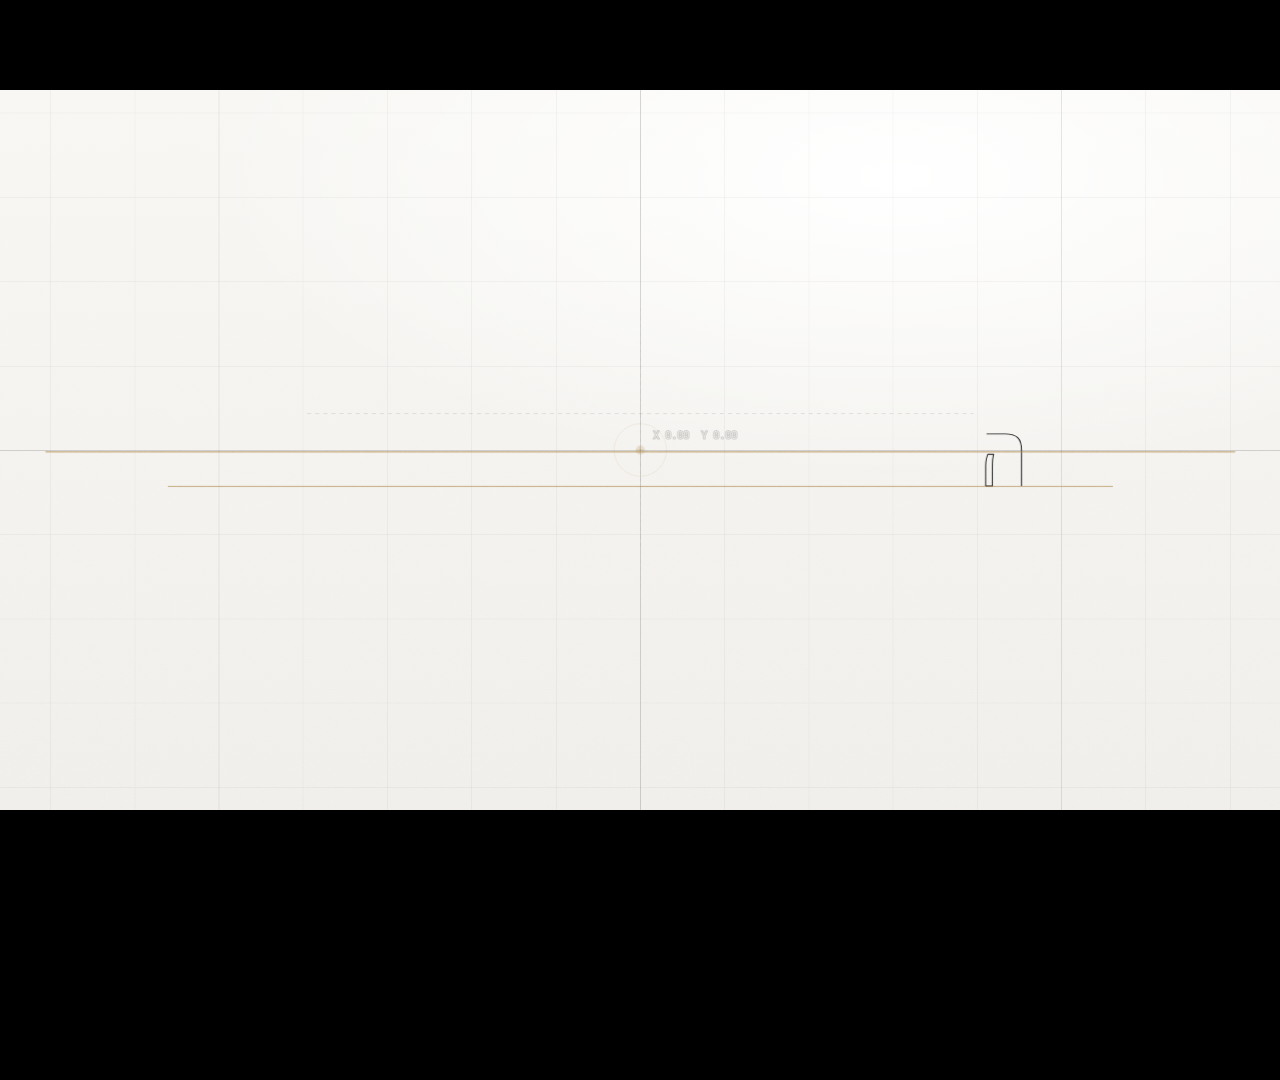
<file: promo/ad4.html>
<!doctype html>
<html lang="he" dir="rtl">
<head>
<meta charset="utf-8">
<meta name="viewport" content="width=device-width, initial-scale=1">
<title>BSY Digital — All Services</title>
<link rel="stylesheet" href="assets/fonts.css">
<style>
/* One continuous camera through an engineered, bright world. Porcelain ground, ink type, brass accent. 30 s at 120 BPM. */
:root {
  --bg: #F5F4F1; --paper: #FFFFFF; --ink: #121315; --ink2: #34332F; --gray: #77726B; --gray2: #A9A49C;
  --hair: rgba(18, 19, 21, .10); --hair2: rgba(18, 19, 21, .16);
  --gold: #A9803F; --gold2: #CBA86A; --gold3: #EADBBE; --blue: #2F6FEB; --ok: #3E9A62;
  --he: "HeeboV", "Heebo", "Liberation Sans", Arial, sans-serif;
  --serif: "Frank Ruhl Libre", "Times New Roman", serif;
  --en: "Archivo", "Heebo", Arial, sans-serif;
  --mono: "JetBrains Mono", ui-monospace, monospace;
  --sh: 0 .6rem 1.4rem rgba(60, 46, 24, .07), 0 4rem 9rem rgba(60, 46, 24, .16);
}
* { box-sizing: border-box; margin: 0; padding: 0; }
html { font-size: 10.8px; }
body { background: #000; overflow: hidden; }
#stage { position: relative; width: 1920px; height: 1080px; overflow: hidden; background: var(--bg); color: var(--ink); font-family: var(--he); direction: rtl; -webkit-font-smoothing: antialiased; transform-origin: 0 0; }
#stage.v { width: 1080px; height: 1920px; }
#bg { position: absolute; inset: 0; background: radial-gradient(90% 70% at 70% 12%, #FFFFFF 0%, rgba(255,255,255,0) 60%), linear-gradient(180deg, #F8F7F4, #F1EFEB); }
#gridc { position: absolute; inset: 0; }
#white { position: absolute; inset: 0; background: #FFFFFF; opacity: 0; pointer-events: none; }
#view { position: absolute; inset: 0; perspective: 2600px; perspective-origin: 50% 50%; }
#cam { position: absolute; left: 0; top: 0; width: 0; height: 0; transform-style: preserve-3d; }
.grp { position: absolute; left: 0; top: 0; width: 0; height: 0; visibility: hidden; transform-style: preserve-3d; }
.mono { font-family: var(--mono); direction: ltr; unicode-bidi: isolate; }
#grain { position: absolute; inset: 0; pointer-events: none; mix-blend-mode: soft-light; opacity: .16; background-size: 320px 320px; z-index: 60; }
#ui { position: absolute; inset: 0; pointer-events: none; z-index: 40; }
.w { display: inline-block; overflow: hidden; vertical-align: top; padding: .32em .08em .28em; margin: -.32em -.08em -.28em; }
.wi { display: inline-block; }
.ch { display: inline-block; }

/* A — the hook */
#hookSvg { position: absolute; overflow: visible; }
#hookSvg text { font-family: var(--he); font-weight: 800; fill: var(--ink); fill-opacity: 0; stroke: var(--ink); stroke-width: 1.4; stroke-linejoin: round; paint-order: stroke; white-space: pre; }
#hookSvg .guide { stroke: var(--gold); stroke-width: 1.2; fill: none; }
#hookSvg .guide.thin { stroke: rgba(18,19,21,.28); stroke-width: 1; stroke-dasharray: 6 6; }
#hookSvg .lbl { font-family: var(--mono); font-size: 16px; fill: var(--gold); direction: ltr; }

/* B — the question */
.btext { position: absolute; left: -1200px; width: 2400px; text-align: center; font-family: var(--he); font-weight: 800; color: var(--ink); white-space: nowrap; line-height: 1; }
.btext .ch { will-change: auto; }
#qsvg { display: inline-block; overflow: visible; }
#qm { fill: var(--ink); }

/* C — the anatomy of a site */
.frame { position: absolute; left: 0; top: 0; border-radius: 18px; transform-style: preserve-3d; }
#stack { position: absolute; inset: 0; transform-style: preserve-3d; transform-origin: 50% 50%; }
.layer { position: absolute; inset: 0; transform-style: preserve-3d; }
.bp { position: absolute; border: 1.5px solid rgba(169,128,63,.75); border-radius: 10px; }
.bp.dash { border-style: dashed; border-color: rgba(18,19,21,.28); }
.ds { position: absolute; border-radius: 10px; opacity: 0; }
#L0 .chrome { position: absolute; inset: 0; border-radius: 18px; background: #FFFFFF; box-shadow: var(--sh); opacity: 0; }
#L0 .tabs { position: absolute; left: 0; right: 0; top: 0; height: 40px; border-bottom: 1px solid var(--hair); display: flex; align-items: center; gap: 8px; padding: 0 16px; direction: ltr; opacity: 0; }
#L0 .tabs i { width: 11px; height: 11px; border-radius: 50%; background: #DDD8D0; }
#L0 .tabs span { margin: 0 auto; font-family: var(--mono); font-size: 13px; color: var(--gray); background: #F3F1ED; padding: 4px 26px; border-radius: 20px; }
#outlineSvg { position: absolute; left: 0; top: 0; overflow: visible; }
#outlineSvg rect { fill: none; stroke: var(--ink); stroke-width: 2; }
.xl { position: absolute; left: 0; top: 0; display: flex; align-items: center; gap: 10px; padding: 9px 16px; border-radius: 12px; background: rgba(255,255,255,.96); border: 1px solid var(--hair2); box-shadow: 0 10px 30px rgba(60,46,24,.12); font-size: 21px; font-weight: 600; white-space: nowrap; opacity: 0; }
.xl .mono { font-size: 13px; color: var(--gold); letter-spacing: .12em; }
.xl i { width: 9px; height: 9px; border-radius: 50%; background: var(--gold); }
#cwords { position: absolute; left: 0; right: 0; text-align: center; font-family: var(--he); font-size: 8.4rem; line-height: 1.1; white-space: nowrap; }
#cwords .cw { display: inline-block; margin: 0 .22em; font-weight: 800; color: var(--ink); }
.ccur { position: absolute; left: 0; top: 0; width: 34px; height: 34px; opacity: 0; filter: drop-shadow(0 6px 10px rgba(0,0,0,.18)); z-index: 30; }

/* D — the brand: a clean reveal */
#bLogo { position: absolute; opacity: 0; transform-origin: 50% 50%; }
#bLogo img { display: block; width: 100%; }
#bLogo .shine { position: absolute; inset: 0; -webkit-mask: url(assets/logo-mark-light.png) center / 100% 100% no-repeat; mask: url(assets/logo-mark-light.png) center / 100% 100% no-repeat; background: linear-gradient(100deg, transparent 0%, transparent 40%, rgba(255,250,236,.95) 50%, transparent 60%, transparent 100%); background-size: 260% 100%; background-position: 130% 0; mix-blend-mode: overlay; }
#bShadow { position: absolute; border-radius: 50%; background: radial-gradient(closest-side, rgba(90,66,30,.22), rgba(90,66,30,0)); opacity: 0; }
#dWord { position: absolute; left: 0; right: 0; text-align: center; font-family: var(--en); font-weight: 300; font-size: 3rem; letter-spacing: .95em; margin-left: .95em; color: var(--gray); direction: ltr; white-space: nowrap; opacity: 0; }
#dWord b { font-weight: 300; color: var(--gold); }
#dWord .c { display: inline-block; }
#dWord .lam { transform: scaleY(-1); }
#dLine { position: absolute; left: 0; right: 0; text-align: center; font-size: 4.2rem; font-weight: 700; color: var(--ink); white-space: nowrap; }

/* E — the work */
.bw { position: absolute; border-radius: 16px; background: #FFFFFF; box-shadow: var(--sh); overflow: hidden; }
.bw .bb { position: absolute; left: 0; right: 0; top: 0; height: 38px; display: flex; align-items: center; gap: 8px; padding: 0 16px; direction: ltr; background: #F4F2EE; border-bottom: 1px solid var(--hair); }
.bw .bb i { width: 11px; height: 11px; border-radius: 50%; background: #DAD5CD; }
.bw .bb span { margin: 0 auto; font-family: var(--mono); font-size: 13px; color: #7c776e; background: #FFFFFF; padding: 4px 26px; border-radius: 20px; border: 1px solid var(--hair); }
.bw .sv { position: absolute; left: 0; right: 0; top: 38px; bottom: 0; overflow: hidden; }
.bw .sv img { display: block; width: 100%; }
.ph { position: absolute; border-radius: 58px; padding: 12px; background: linear-gradient(145deg, #55555A, #1E1E21 38%, #2E2E32 70%, #48484C); box-shadow: inset 0 0 0 2px rgba(255,255,255,.2), inset 0 0 0 5px #0D0D0F, var(--sh); }
.ph .ps { position: relative; width: 100%; height: 100%; border-radius: 47px; overflow: hidden; background: #000; }
.ph .ps .strip { position: absolute; left: 0; top: 0; width: 100%; }
.ph .ps .strip img { display: block; width: 100%; }
.ph .isl { position: absolute; left: 50%; top: 14px; width: 110px; height: 32px; margin-left: -55px; border-radius: 20px; background: #0B0B0C; z-index: 3; }
.card3d { position: absolute; transform-style: preserve-3d; }
.card3d .face { position: absolute; inset: 0; backface-visibility: hidden; border-radius: 999px; overflow: hidden; }
.card3d .face img { width: 100%; height: 100%; display: block; }
.card3d .back { transform: rotateX(180deg); border-radius: 10px; }
#expander { position: absolute; overflow: hidden; opacity: 0; transform: translateZ(3px); }
#expander img { position: absolute; inset: 0; width: 100%; height: 100%; object-fit: cover; }
.edgeGlow { position: absolute; width: 6px; border-radius: 6px; background: linear-gradient(180deg, rgba(169,128,63,0), var(--gold), rgba(169,128,63,0)); opacity: 0; }
#phr { position: absolute; }
.phrase { position: absolute; right: 0; left: 0; top: 0; text-align: right; }
.phrase .l1 { font-weight: 800; font-size: 7.6rem; line-height: 1.05; letter-spacing: -.012em; color: var(--ink); white-space: nowrap; }
.phrase .l2 { font-family: var(--serif); font-weight: 300; font-size: 7.6rem; line-height: 1.14; color: var(--gold); white-space: nowrap; }
.v .phrase { text-align: center; }
#plab { position: absolute; display: flex; align-items: center; gap: 14px; font-size: 2.1rem; color: var(--gray); white-space: nowrap; }
#plab .n { font-family: var(--mono); font-size: 1.8rem; color: var(--gold); }
#plab .slot { position: relative; height: 3rem; overflow: hidden; min-width: 44rem; }
.v #plab .slot { min-width: 60rem; }
#plab .slot span { position: absolute; right: 0; top: 0; line-height: 3rem; white-space: nowrap; }
.v #plab .slot span { left: 0; text-align: center; }
#plab .slot b { font-family: var(--en); font-weight: 600; color: var(--ink); direction: ltr; unicode-bidi: isolate; }
#brand { position: absolute; width: 14rem; opacity: 0; }
#brand img { width: 100%; display: block; }

/* S — the services, one phone */
#svc { position: absolute; inset: 0; pointer-events: none; perspective: 2400px; z-index: 30; }
#morph { position: absolute; overflow: hidden; opacity: 0; border-radius: 6px; }
#morph img { position: absolute; inset: 0; width: 100%; height: 100%; object-fit: cover; object-position: 50% 0; }
#sp { position: absolute; border-radius: 58px; padding: 12px; background: linear-gradient(145deg, #55555A, #1E1E21 38%, #2E2E32 70%, #48484C); box-shadow: inset 0 0 0 2px rgba(255,255,255,.2), inset 0 0 0 5px #0D0D0F, var(--sh); opacity: 0; }
#sp .ps { position: relative; width: 100%; height: 100%; border-radius: 47px; overflow: hidden; background: #FFFFFF; font-family: var(--he); }
#sp .isl { position: absolute; left: 50%; top: 22px; width: 104px; height: 30px; margin-left: -52px; border-radius: 20px; background: #0B0B0C; z-index: 9; }
.sc { position: absolute; inset: 0; overflow: hidden; background: #FFFFFF; color: var(--ink); direction: rtl; visibility: hidden; }
.sc .sbar { height: 3.7em; display: flex; align-items: flex-end; justify-content: space-between; padding: 0 2.1em .55em; font-family: var(--en); font-weight: 600; font-size: 1em; direction: ltr; }
.sc .i3 { display: flex; gap: .3em; align-items: center; } .sc .i3 i { width: .9em; height: .62em; border-radius: .15em; background: var(--ink); } .sc .i3 i:last-child { width: 1.5em; }
.en { font-family: var(--en); direction: ltr; unicode-bidi: isolate; }
.tdot { position: absolute; width: 3.2em; height: 3.2em; margin: -1.6em 0 0 -1.6em; border-radius: 50%; background: rgba(255,255,255,.55); border: .2em solid rgba(18,19,21,.22); box-shadow: 0 .5em 1.2em rgba(0,0,0,.15); opacity: 0; z-index: 20; }
/* store + checkout */
.snav { display: flex; justify-content: space-between; align-items: center; padding: .7em 1.8em; }
.snav b { letter-spacing: .3em; font-size: 1.05em; } .bag { width: 1.5em; height: 1.5em; border-radius: .35em; border: .15em solid var(--ink); }
.stimg { height: 17.5em; margin: 0 1.4em; border-radius: 1.4em; background: radial-gradient(70% 60% at 50% 42%, #FBF4E8, #EFE3CF 80%); display: grid; place-items: center; overflow: hidden; }
.bot { position: relative; width: 5.6em; height: 11.2em; margin-top: 1.2em; }
.bot .cap { position: absolute; left: 50%; top: 0; width: 3.2em; height: 2em; margin-left: -1.6em; border-radius: .35em .35em .15em .15em; background: linear-gradient(90deg, #6d522b, #f0d9a8 35%, #b18a50 60%, #5d4524); }
.bot .neck { position: absolute; left: 50%; top: 1.8em; width: 1.7em; height: 1.1em; margin-left: -.85em; background: linear-gradient(90deg, #8a6a3c, #e7cc96 45%, #8a6a3c); }
.bot .glass { position: absolute; left: 0; right: 0; top: 2.8em; bottom: 0; border-radius: 1.1em 1.1em .9em .9em; background: linear-gradient(115deg, rgba(255,232,186,.9), rgba(222,164,86,.92) 32%, rgba(166,102,40,.95) 72%, rgba(118,70,28,.95)); box-shadow: 0 1.2em 2em rgba(120,80,30,.28); overflow: hidden; }
.bot .lab { position: absolute; left: 50%; top: 52%; width: 3.6em; margin-left: -1.8em; padding: .4em 0; background: rgba(255,255,255,.92); text-align: center; font-family: var(--en); font-weight: 600; font-size: .5em; letter-spacing: .3em; color: #3a2a18; }
.stb { padding: 1.2em 1.8em; display: flex; flex-direction: column; gap: .3em; }
.stb .cat { font-size: .82em; color: var(--gold); font-weight: 600; } .stb .nm { font-size: 1.9em; font-weight: 800; }
.stb .row { display: flex; align-items: center; justify-content: space-between; } .price { font-weight: 700; font-size: 1.55em; } .stars { color: var(--gold); letter-spacing: .1em; font-size: .9em; }
.pbtn { position: relative; margin-top: .7em; height: 3.5em; border-radius: 1em; background: var(--ink); color: #fff; display: grid; place-items: center; font-weight: 700; font-size: 1.02em; overflow: hidden; }
.sheet { position: absolute; left: 0; right: 0; bottom: 0; padding: .8em 1.5em 2.2em; border-radius: 1.8em 1.8em 0 0; background: #fff; box-shadow: 0 -1em 3em rgba(0,0,0,.18); display: flex; flex-direction: column; gap: .6em; z-index: 5; }
.grab { align-self: center; width: 3em; height: .35em; border-radius: 1em; background: #DDD8D0; margin-bottom: .3em; }
.shh { display: flex; justify-content: space-between; align-items: baseline; margin-bottom: .2em; } .shh b { font-size: 1.3em; } .shh span { font-weight: 700; font-size: 1.15em; }
.opt { display: flex; align-items: center; gap: .8em; padding: .8em 1em; border-radius: 1em; border: 1px solid var(--hair2); font-size: .95em; }
.opt .rad { width: 1.1em; height: 1.1em; border-radius: 50%; border: .15em solid var(--gray2); flex: none; } .opt .sm { margin-inline-start: auto; font-size: .7em; color: var(--gray); }
.opt.on { border-color: var(--gold); background: #FBF6EC; } .opt.on .rad { border: .36em solid var(--gold); }
.spin { position: absolute; width: 1.4em; height: 1.4em; border-radius: 50%; border: .2em solid rgba(255,255,255,.35); border-top-color: #fff; opacity: 0; }
.done { position: absolute; inset: 0; background: #fff; display: flex; flex-direction: column; align-items: center; justify-content: center; gap: .5em; border-radius: 1.8em 1.8em 0 0; opacity: 0; }
.done .ck { width: 4.2em; height: 4.2em; border-radius: 50%; background: var(--ok); display: grid; place-items: center; } .done .ck svg { width: 2.2em; height: 2.2em; }
.done b { font-size: 1.4em; } .done span { font-size: .82em; color: var(--gray); }
/* AI chat */
.hero2 { padding: 1.6em 1.8em; display: flex; flex-direction: column; gap: .7em; } .hero2 .cat { font-size: .82em; color: var(--gold); font-weight: 600; }
.hero2 b { font-size: 2.3em; line-height: 1.08; font-weight: 800; } .ln2 { display: block; height: .5em; border-radius: .3em; background: #ECE9E3; }
.himg { margin: .4em 1.8em 0; height: 12em; border-radius: 1.4em; background: radial-gradient(60% 70% at 70% 30%, #FFF7E8, #EBDDC3 60%, #D8C29B); }
.fab { position: absolute; left: 1.6em; bottom: 2.4em; height: 3.6em; padding: 0 1.3em; border-radius: 2em; background: var(--ink); color: #fff; display: flex; align-items: center; gap: .5em; font-weight: 700; box-shadow: 0 .8em 2em rgba(0,0,0,.25); z-index: 4; }
.fab svg { width: 1.4em; height: 1.4em; }
.chat { position: absolute; left: 0; right: 0; bottom: 0; top: 3.7em; background: #FBFAF8; border-radius: 1.6em 1.6em 0 0; box-shadow: 0 -1em 3em rgba(0,0,0,.15); display: flex; flex-direction: column; z-index: 6; }
.chh { display: flex; align-items: center; gap: .8em; padding: 1.1em 1.4em; border-bottom: 1px solid var(--hair); background: #fff; border-radius: 1.6em 1.6em 0 0; }
.chh .av { width: 2.6em; height: 2.6em; border-radius: 50%; background: linear-gradient(140deg, var(--gold2), var(--gold)); display: grid; place-items: center; flex: none; } .chh .av svg { width: 1.3em; height: 1.3em; }
.chh b { display: block; font-size: 1.1em; } .chh span { display: block; font-size: .85em; color: var(--ok); }
.chb { position: relative; flex: 1; }
.m { position: absolute; max-width: 82%; padding: .75em 1em; border-radius: 1.2em; font-size: 1.05em; line-height: 1.4; opacity: 0; }
.m.u { right: 1.2em; background: var(--ink); color: #fff; border-bottom-right-radius: .3em; }
.m.a { left: 1.2em; background: #fff; border: 1px solid var(--hair); border-bottom-left-radius: .3em; min-height: 2.9em; }
.typing { position: absolute; left: 1.2em; display: flex; gap: .35em; padding: .95em 1em; border-radius: 1.2em; background: #fff; border: 1px solid var(--hair); opacity: 0; }
.typing i { width: .55em; height: .55em; border-radius: 50%; background: var(--gray2); }
.qch { position: absolute; left: 1.2em; display: flex; gap: .5em; opacity: 0; }
.qch span { padding: .5em .9em; border-radius: 1em; border: 1px solid var(--gold); color: var(--gold); font-family: var(--en); font-weight: 600; font-size: .9em; } .qch span.on { background: var(--gold); color: #fff; }
.chin { display: flex; align-items: center; gap: .7em; margin: .8em 1.2em 1.7em; padding: .4em .4em .4em 1em; height: 3.3em; border-radius: 2em; background: #fff; border: 1px solid var(--hair2); font-size: .9em; color: var(--gray2); }
.chin span { flex: 1; white-space: nowrap; overflow: hidden; } .chin .send { width: 2.4em; height: 2.4em; border-radius: 50%; background: var(--gold); flex: none; }
/* search: organic and paid */
.sf { margin: .7em 1.4em 0; height: 3.4em; border-radius: 1.7em; background: #F2F0EC; display: flex; align-items: center; gap: .7em; padding: 0 1.2em; }
.sf svg { width: 1.3em; height: 1.3em; flex: none; } .sf span { font-size: 1.05em; }
.tabs { display: flex; gap: 1.4em; padding: 1em 1.8em .6em; font-size: .85em; color: var(--gray); border-bottom: 1px solid var(--hair); } .tabs .on { color: var(--ink); font-weight: 700; }
.rlist { position: absolute; left: 0; right: 0; top: 9.6em; }
.rc { position: absolute; left: 1.2em; right: 1.2em; height: 5.9em; padding: .9em 1em; border-radius: 1.2em; background: #fff; border: 1px solid rgba(18,19,21,.07); box-shadow: 0 .3em 1em rgba(60,46,24,.05); display: flex; gap: .8em; align-items: flex-start; }
.rc .fv { width: 2.2em; height: 2.2em; border-radius: 50%; flex: none; background: #EAE6DF; display: grid; place-items: center; font-weight: 800; font-size: .8em; color: #8b857b; overflow: hidden; }
.rc .fv img { width: 100%; height: 100%; object-fit: cover; object-position: 82% 42%; }
.rc b { display: block; font-size: 1.05em; line-height: 1.25; } .rc .url { display: block; font-size: .75em; color: var(--gray); margin-top: .15em; }
.rc .ln2 { margin-top: .5em; width: 90%; } .rc .ln2.s { width: 62%; margin-top: .35em; }
.rc .rk { margin-inline-start: auto; font-family: var(--en); font-weight: 800; font-size: .85em; color: var(--gray2); }
.rc.me { border-color: rgba(169,128,63,.35); } .rc.me .rk { color: var(--gold); font-size: 1.05em; }
.adc { position: absolute; left: 1.2em; right: 1.2em; top: 9.6em; padding: .9em 1.1em; border-radius: 1.2em; background: #FFFCF6; border: 1px solid rgba(169,128,63,.45); display: flex; flex-direction: column; gap: .25em; opacity: 0; }
.adc .spon { align-self: flex-start; font-size: .68em; font-weight: 700; padding: .15em .6em; border-radius: .5em; background: var(--ink); color: #fff; }
.adc b { font-size: 1.08em; } .adc .url { font-size: .75em; color: var(--ok); } .adc .d { font-size: .85em; color: var(--gray); }
.adc .sl { display: flex; gap: .5em; margin-top: .3em; } .adc .sl span { font-size: .72em; padding: .3em .7em; border-radius: .8em; border: 1px solid var(--hair2); }
.leads { position: absolute; inset: 0; background: linear-gradient(180deg, #F6F1E8, #EFE6D6); padding: 5em 1.2em 1em; z-index: 7; }
.leads .lt { text-align: center; font-weight: 300; font-size: 4.6em; line-height: 1; color: var(--ink); } .leads .ld { text-align: center; font-size: .85em; color: var(--gray); margin: .4em 0 1.6em; }
.nt { display: flex; gap: .8em; align-items: flex-start; padding: .9em 1em; border-radius: 1.3em; background: rgba(255,255,255,.9); box-shadow: 0 .6em 1.6em rgba(60,46,24,.12); margin-bottom: .7em; opacity: 0; }
.nt .ni { width: 2.4em; height: 2.4em; border-radius: .7em; flex: none; display: grid; place-items: center; background: var(--ink); } .nt .ni svg { width: 1.3em; height: 1.3em; }
.nt b { display: block; font-size: .95em; } .nt span { display: block; font-size: .9em; color: var(--ink2); } .nt em { margin-inline-start: auto; font-style: normal; font-size: .65em; color: var(--gray); white-space: nowrap; }
/* social video */
.feed { position: absolute; left: 0; right: 0; top: 0; height: 300%; }
.vid { position: absolute; left: 0; right: 0; height: 33.3334%; overflow: hidden; background: #111; }
.vid img { position: absolute; inset: 0; width: 100%; height: 100%; object-fit: cover; object-position: 50% 0; }
.vgr { position: absolute; left: 0; right: 0; bottom: 0; height: 45%; background: linear-gradient(180deg, rgba(0,0,0,0), rgba(0,0,0,.72)); }
.vcap { position: absolute; right: 1.4em; left: 5em; bottom: 2.6em; color: #fff; display: flex; flex-direction: column; gap: .3em; }
.vcap b { font-size: 1.05em; } .vcap span { font-size: .9em; } .vcap em { font-style: normal; font-size: .7em; opacity: .85; }
.rail { position: absolute; left: 1em; bottom: 3em; display: flex; flex-direction: column; align-items: center; gap: 1.1em; color: #fff; }
.rail span { display: flex; flex-direction: column; align-items: center; gap: .2em; } .rail i { width: 2.4em; height: 2.4em; display: grid; place-items: center; } .rail i svg { width: 2em; height: 2em; } .rail b { font-size: .72em; }
.vprog { position: absolute; left: 0; right: 0; bottom: 0; height: .25em; background: rgba(255,255,255,.25); } .vprog i { position: absolute; right: 0; top: 0; bottom: 0; width: 0; background: #fff; }
.vtop { position: absolute; left: 0; right: 0; top: 4em; display: flex; justify-content: center; gap: 1.6em; color: rgba(255,255,255,.7); font-size: .95em; z-index: 3; } .vtop b { color: #fff; }
.fh { position: absolute; width: 1.6em; height: 1.6em; opacity: 0; z-index: 4; }
/* results dashboard */
.dh { display: flex; justify-content: space-between; align-items: center; padding: 1.2em 1.8em .4em; } .dh b { font-size: 1.3em; }
.tagi { font-size: .7em; padding: .25em .7em; border-radius: .8em; background: #F2F0EC; color: var(--gray); }
.dbig { padding: 0 1.8em; display: flex; align-items: baseline; gap: .6em; } .dbig b { font-size: 4.4em; font-weight: 800; letter-spacing: -.02em; } .dbig span { font-size: .85em; color: var(--ok); }
.dch { display: block; width: calc(100% - 3.6em); height: 8em; margin: .4em 1.8em 0; overflow: visible; }
.srcs { padding: 1em 1.8em; display: flex; flex-direction: column; gap: .8em; }
.sr { display: grid; grid-template-columns: 5.5em 1fr 2.4em; align-items: center; gap: .8em; font-size: .9em; }
.sr > i { height: .7em; border-radius: .4em; background: #F0EDE7; position: relative; overflow: hidden; } .sr > i > i { position: absolute; right: 0; top: 0; bottom: 0; border-radius: .4em; background: linear-gradient(-90deg, var(--gold), var(--gold2)); transform-origin: 100% 50%; }
.sr b { font-family: var(--en); text-align: left; }
.dn { position: absolute; left: 1em; right: 1em; display: flex; gap: .7em; align-items: center; padding: .8em 1em; border-radius: 1.2em; background: rgba(255,255,255,.97); box-shadow: 0 .8em 2em rgba(60,46,24,.18); border: 1px solid var(--hair); opacity: 0; z-index: 6; }
.dn i { width: 2.2em; height: 2.2em; border-radius: .7em; display: grid; place-items: center; background: var(--ok); flex: none; } .dn i svg { width: 1.2em; height: 1.2em; } .dn b { font-size: .95em; } .dn span { font-size: .85em; color: var(--gray); display: block; }
/* satellites and the services ring */
.sat { position: absolute; left: 0; top: 0; display: inline-flex; align-items: center; gap: 12px; padding: 12px 20px 12px 14px; border-radius: 18px; background: rgba(255,255,255,.97); border: 1px solid var(--hair2); box-shadow: 0 14px 34px rgba(60,46,24,.13); font-size: 21px; font-weight: 600; white-space: nowrap; opacity: 0; z-index: 3; }
.sat .ic { width: 38px; height: 38px; border-radius: 11px; display: grid; place-items: center; background: #F4EBDA; flex: none; } .sat .ic svg { width: 22px; height: 22px; }
.v .sat { font-size: 23px; }
#ringSvg { position: absolute; left: 0; top: 0; overflow: visible; }
#ringSvg line { stroke: var(--gold); stroke-width: 1.6; opacity: .75; }
.rchip { position: absolute; left: 0; top: 0; display: inline-flex; align-items: center; gap: 10px; padding: 11px 18px 11px 12px; border-radius: 16px; background: #FFFFFF; border: 1px solid var(--hair2); box-shadow: 0 12px 30px rgba(60,46,24,.12); font-size: 20px; font-weight: 700; white-space: nowrap; opacity: 0; }
.rchip .ic { width: 34px; height: 34px; border-radius: 10px; display: grid; place-items: center; background: #F4EBDA; flex: none; } .rchip .ic svg { width: 20px; height: 20px; }
.v .rchip { font-size: 22px; }
#vtext { position: absolute; left: 0; right: 0; text-align: center; }
#vtext .v1 { font-weight: 800; font-size: 10.5rem; line-height: 1.05; letter-spacing: -.015em; white-space: nowrap; }
#vtext .v2 { font-weight: 300; font-size: 6.6rem; line-height: 1.2; margin-top: 1.4rem; white-space: nowrap; color: var(--ink2); }
#vtext .v2 .k { color: var(--gold); }
#vhalo { display: none; }
.v #vtext .v1 { font-size: 10rem; }
.v #vtext .v2 { font-size: 6.2rem; white-space: normal; padding: 0 6rem; }

/* G — the call */
#endc { position: absolute; left: 0; right: 0; top: 0; bottom: 0; }
#eSvg { position: absolute; overflow: visible; }
#eSvg .c { fill: none; stroke: rgba(169,128,63,.5); stroke-width: 1.2; }
#eSvg .c.d { stroke: rgba(18,19,21,.22); stroke-dasharray: 5 6; }
#eLogo { position: absolute; }
#eLogo img { display: block; width: 100%; }
#eLogo .shine { position: absolute; inset: 0; -webkit-mask: url(assets/logo-mark-light.png) center / 100% 100% no-repeat; mask: url(assets/logo-mark-light.png) center / 100% 100% no-repeat; background: linear-gradient(100deg, transparent 0%, transparent 40%, rgba(255,250,236,.95) 50%, transparent 60%, transparent 100%); background-size: 260% 100%; background-position: 130% 0; mix-blend-mode: overlay; }
#eWord { position: absolute; left: 0; right: 0; text-align: center; font-family: var(--en); font-weight: 300; font-size: 2.8rem; letter-spacing: .95em; margin-left: .95em; color: var(--gray); direction: ltr; white-space: nowrap; }
#eWord b { font-weight: 300; color: var(--gold); }
#eWord .c { display: inline-block; }
#eWord .lam { transform: scaleY(-1); }
#eText { position: absolute; left: 0; right: 0; text-align: center; }
#eText .h { font-weight: 800; font-size: 8.4rem; letter-spacing: -.014em; line-height: 1.08; white-space: nowrap; }
#eText .s { font-size: 3.1rem; color: var(--gray); margin-top: 1.6rem; white-space: nowrap; }
.v #eText .s { white-space: normal; padding: 0 7rem; line-height: 1.4; font-size: 3.4rem; }
#eBtn { display: inline-flex; align-items: center; gap: 1.6rem; margin-top: 4rem; padding: 2.3rem 5rem; border-radius: 10rem; background: var(--ink); color: #FFFFFF; font-weight: 700; font-size: 3.3rem; box-shadow: 0 2.4rem 5rem rgba(18,19,21,.2); }
#eBtn svg { width: 3.2rem; height: 3.2rem; }
#eCt { display: flex; justify-content: center; gap: 4.6rem; margin-top: 3.6rem; font-size: 2.7rem; color: var(--ink2); }
#eCt span { display: inline-flex; align-items: center; gap: 1.2rem; }
#eCt .mono { font-size: 2.6rem; }
#eCt svg { width: 2.6rem; height: 2.6rem; }
.v #eCt { flex-direction: column; align-items: center; gap: 2.2rem; font-size: 3.1rem; }
.v #eCt .mono { font-size: 3rem; }
.v #eBtn { font-size: 3.8rem; padding: 2.7rem 6rem; }
</style>
</head>
<body>
<div id="stage">
  <div id="bg"></div>
  <canvas id="gridc"></canvas>
  <div id="view"><div id="cam">
    <div class="grp" id="gA"><svg id="hookSvg"></svg></div>
    <div class="grp" id="gB"><div class="btext" id="btext"></div></div>
    <div class="grp" id="gC"></div>
    <div class="grp" id="gE"></div>
    <div class="grp" id="gF"></div>
  </div></div>
  <div id="svc"></div>
  <div id="white"></div>
  <div id="ui">
    <div id="cwords"><span class="cw" id="cw1">נראות.</span><span class="cw" id="cw2">חוויה.</span><span class="cw" id="cw3">תוצאות.</span></div>
    <div class="xl" id="x1"><i></i><span class="mono">01 · LAYOUT</span>מבנה</div>
    <div class="xl" id="x2"><i></i><span class="mono">02 · NAV</span>ניווט</div>
    <div class="xl" id="x3"><i></i><span class="mono">03 · CONTENT</span>תמונות ותוכן</div>
    <div class="xl" id="x4"><i></i><span class="mono">04 · FORM</span>טופס יצירת קשר</div>
    <div id="bShadow"></div><div id="bLogo"><img src="assets/logo-mark-light.png" alt=""><div class="shine" id="bShine"></div></div>
    <div id="dWord"></div>
    <div id="dLine"><span class="sp">מפתחים את הנוכחות הדיגיטלית שלך.</span></div>
    <div id="brand"><img src="assets/logo-mark-light.png" alt=""></div>
    <div id="phr">
      <div class="phrase" id="ph0"><div class="l1 sp">אתרים</div><div class="l2 sp">מקצועיים.</div></div>
      <div class="phrase" id="ph1"><div class="l1 sp">דפי נחיתה</div><div class="l2 sp">ממירים.</div></div>
      <div class="phrase" id="ph2"><div class="l1 sp">חנויות</div><div class="l2 sp">אונליין.</div></div>
      <div class="phrase" id="ph3"><div class="l1 sp">מערכות דיגיטליות</div><div class="l2 sp">חכמות.</div></div>
      <div class="phrase" id="sv0"><div class="l1 sp">מערכת סליקה</div><div class="l2 sp">תשלום מאובטח ישר מהאתר.</div></div>
      <div class="phrase" id="sv1"><div class="l1 sp">צ׳אט AI באתר</div><div class="l2 sp">עונה ללקוחות 24/7.</div></div>
      <div class="phrase" id="sv2"><div class="l1 sp">קידום אורגני בגוגל</div><div class="l2 sp">להופיע כשמחפשים אותך.</div></div>
      <div class="phrase" id="sv3"><div class="l1 sp">קמפיינים ממומנים</div><div class="l2 sp">בגוגל וברשתות החברתיות.</div></div>
      <div class="phrase" id="sv4"><div class="l1 sp">סרטונים ופרסומות</div><div class="l2 sp">לטיקטוק, אינסטגרם ופייסבוק.</div></div>
      <div class="phrase" id="sv5"><div class="l1 sp">יותר לקוחות.</div><div class="l2 sp">יותר פניות.</div></div>
    </div>
    <div id="plab"><span class="n" id="plabN"></span><span class="slot" id="plabS"></span></div>
    <div id="vhalo"></div>
    <div id="vtext"><div class="v1 sp">הכול במקום אחד.</div><div class="v2"><span class="sp">פתרון שנבנה סביב</span> <span class="k sp">העסק שלך.</span></div></div>
    <div id="endc">
      <svg id="eSvg"></svg>
      <div id="eLogo"><img src="assets/logo-mark-light.png" alt=""><div class="shine" id="eShine"></div></div>
      <div id="eWord"></div>
      <div id="eText">
        <div class="h sp">הגיע הזמן להתקדם.</div>
        <div class="s" id="eSub">בואו נבנה את הצעד הבא של העסק שלך.</div>
        <div id="eBtn"><svg viewBox="0 0 24 24" fill="none" stroke="#fff" stroke-width="1.9" stroke-linecap="round" stroke-linejoin="round"><path d="M20 11.5a8 8 0 0 1-11.6 7.1L4 20l1.4-4.2A8 8 0 1 1 20 11.5z"/></svg><span>דברו איתנו</span></div>
        <div id="eCt"><span><svg viewBox="0 0 24 24" fill="none" stroke="#A9803F" stroke-width="1.8" stroke-linecap="round" stroke-linejoin="round"><path d="M20 11.5a8 8 0 0 1-11.6 7.1L4 20l1.4-4.2A8 8 0 1 1 20 11.5z"/></svg>וואטסאפ <span class="mono">058-788-8349</span></span><span><svg viewBox="0 0 24 24" fill="none" stroke="#A9803F" stroke-width="1.8" stroke-linecap="round" stroke-linejoin="round"><circle cx="12" cy="12" r="9"/><path d="M3 12h18"/><path d="M12 3a14 14 0 0 1 0 18a14 14 0 0 1 0-18z"/></svg><span class="mono">bsy-digital.vercel.app</span></span></div>
      </div>
    </div>
  </div>
  <div id="grain"></div>
</div>

<script src="assets/gsap313/gsap.min.js"></script>
<script src="assets/gsap313/MorphSVGPlugin.min.js"></script>
<script src="assets/gsap313/DrawSVGPlugin.min.js"></script>
<script>
let __resolveReady;
window.__ready = new Promise(r => { __resolveReady = r; });
(async function () {
  gsap.registerPlugin(MorphSVGPlugin, DrawSVGPlugin);
  const Q = new URLSearchParams(location.search);
  const V = Q.get('fmt') === 'v';
  const stage = document.getElementById('stage');
  if (V) stage.classList.add('v');
  const W = V ? 1080 : 1920, H = V ? 1920 : 1080, R = 10.8;
  const $ = (s, r = document) => r.querySelector(s);
  const $$ = (s, r = document) => Array.from(r.querySelectorAll(s));
  const NS = 'http://www.w3.org/2000/svg';
  const svgEl = (tag, attrs = {}, parent) => { const e = document.createElementNS(NS, tag); for (const k in attrs) e.setAttribute(k, attrs[k]); if (parent) parent.appendChild(e); return e; };
  function rng(seed) { return function () { seed |= 0; seed = seed + 0x6D2B79F5 | 0; let t = Math.imul(seed ^ seed >>> 15, 1 | seed); t = t + Math.imul(t ^ t >>> 7, 61 | t) ^ t; return ((t ^ t >>> 14) >>> 0) / 4294967296; }; }
  const [CUE, QM, LP] = await Promise.all(['cues4.json', 'assets/qmark-path.json', 'assets/logo-paths.json'].map(u => fetch(u).then(r => r.json())));
  const DUR = CUE.dur;

  // format constants
  const L = V ? {
    hookFont: 112, bFont: 118, CW: 900, CH: 600, BW: 960, PSW: 540, proj: [0.5, 0.585], phrTop: 0.115, sF: .36,
    endLogoW: 74, endY: 0.33
  } : {
    hookFont: 150, bFont: 140, CW: 1000, CH: 620, BW: 1000, PSW: 430, proj: [0.37, 0.53], phrTop: 0.5, sF: .33,
    endLogoW: 62, endY: 0.30
  };
  const TB = 38;                                    // browser top bar
  const IM = { luma: [1400, 714], myriam: [1400, 720], pnim: [1400, 636], yesod: [1400, 713], garage: [1400, 697], sweet: [1400, 721] };

  /* ---------- fonts and images ---------- */
  await Promise.all(['800 40px HeeboV', '700 40px HeeboV', '300 40px HeeboV', '600 40px HeeboV', '300 40px "Frank Ruhl Libre"', '300 40px Archivo', '600 40px Archivo', '400 40px "JetBrains Mono"'].map(f => document.fonts.load(f, 'אבגabc123?₪')));
  await document.fonts.ready;

  /* ================= A: the hook ================= */
  const hookSvg = $('#hookSvg');
  const HW = W * 1.6, HH = 700;
  hookSvg.setAttribute('width', HW); hookSvg.setAttribute('height', HH);
  hookSvg.setAttribute('viewBox', `${-HW / 2} ${-HH / 2} ${HW} ${HH}`);
  hookSvg.style.left = (-HW / 2) + 'px'; hookSvg.style.top = (-HH / 2) + 'px';
  let FH = L.hookFont;
  const HOOK = ['העסק', 'שלך', 'מתקדם.'];
  const htext = svgEl('text', { x: 0, y: 0, 'text-anchor': 'middle', direction: 'rtl' }, hookSvg);
  HOOK.forEach((w, i) => {
    if (i) htext.appendChild(document.createTextNode(' '));
    for (const ch of w) { const t = svgEl('tspan', { class: 'hc w' + i }); t.textContent = ch; htext.appendChild(t); }
  });
  htext.style.fontSize = FH + 'px';
  { const wdt = htext.getComputedTextLength(); const max = W - (V ? 250 : 300); if (wdt > max) { FH *= max / wdt; htext.style.fontSize = FH + 'px'; } }
  const hBase = FH * .36;                           // baseline so the letters sit on the centre line
  htext.setAttribute('y', hBase);
  // guides: a dot, a cross, then cap and base lines with a dimension
  const capY = hBase - FH * .72;
  const gH = svgEl('line', { class: 'guide', x1: 0, y1: 0, x2: 0, y2: 0 }, hookSvg);
  const gV = svgEl('line', { class: 'guide thin', x1: 0, y1: -FH * 1.4, x2: 0, y2: FH * 1.4 }, hookSvg);
  const gBase = svgEl('line', { class: 'guide', x1: -W * .46, y1: hBase, x2: W * .46, y2: hBase }, hookSvg);
  const gCap = svgEl('line', { class: 'guide thin', x1: -W * .46, y1: capY, x2: W * .46, y2: capY }, hookSvg);
  const dot = svgEl('circle', { cx: 0, cy: 0, r: 7, fill: '#A9803F' }, hookSvg);
  const ring = svgEl('circle', { cx: 0, cy: 0, r: 14, fill: 'none', stroke: '#A9803F', 'stroke-width': 1.2 }, hookSvg);
  const coord = svgEl('text', { class: 'lbl', x: 18, y: -16 }, hookSvg); coord.textContent = 'X 0.00  Y 0.00';
  const dimL = svgEl('text', { class: 'lbl', x: -W * .46, y: capY - (V ? 40 : 12) }, hookSvg); dimL.textContent = `CAP ${Math.round(FH * .72)}`;
  const dimB = svgEl('text', { class: 'lbl', x: -W * .46, y: hBase + (V ? 46 : 26) }, hookSvg); dimB.textContent = 'BASELINE';
  // final-mem counter: find the hole of ם by scanning the glyph
  function holeOf(ch, font, px) {
    const c = document.createElement('canvas'); c.width = px * 2; c.height = px * 2; const x = c.getContext('2d');
    x.font = `800 ${px}px ${font}`; x.textBaseline = 'alphabetic'; x.textAlign = 'left'; x.direction = 'ltr'; x.fillStyle = '#000';
    const bx = px * .5, by = px * 1.4; x.fillText(ch, bx, by);
    const m = x.measureText(ch), id = x.getImageData(0, 0, c.width, c.height).data;
    const ink = (i, j) => id[(j * c.width + i) * 4 + 3] > 128;
    const top = Math.round(by - m.actualBoundingBoxAscent), bot = Math.round(by + m.actualBoundingBoxDescent);
    const left = Math.round(bx - m.actualBoundingBoxLeft), right = Math.round(bx + m.actualBoundingBoxRight);
    let best = null;
    for (let j = top + 2; j < bot - 2; j += 2) {              // the widest enclosed gap on any row
      let i = left, runs = [], inInk = false, start = 0;
      for (; i <= right; i++) { const k = ink(i, j); if (k !== inInk) { if (!k) start = i; else if (start) runs.push([start, i]); inInk = k; } }
      runs.forEach(r => { const w = r[1] - r[0]; if (!best || w > best.w) best = { w, x: (r[0] + r[1]) / 2, y: j }; });
    }
    if (!best) return { dx: (left + right) / 2 - bx, dy: (top + bot) / 2 - by, w: (right - left) * .4 };
    // vertical extent at the hole centre
    let a = best.y, b = best.y; const xi = Math.round(best.x);
    while (a > top && !ink(xi, a)) a--; while (b < bot && !ink(xi, b)) b++;
    return { dx: best.x - bx, dy: (a + b) / 2 - by, w: Math.min(best.w, b - a) };
  }
  const memIdx = HOOK.join(' ').indexOf('ם');
  const ext = htext.getExtentOfChar(memIdx);
  const hole = holeOf('ם', 'HeeboV', 400), hk = FH / 400;
  const memAdv = (() => { const c = document.createElement('canvas').getContext('2d'); c.font = `800 ${FH}px HeeboV`; return c.measureText('ם').width; })();
  const HOLE = { x: ext.x + (ext.width - memAdv) / 2 + hole.dx * hk + 0 * memAdv, y: hBase + hole.dy * hk, w: hole.w * hk };
  // the glyph cell in RTL starts on its right; position from the left edge of the cell
  HOLE.x = ext.x + hole.dx * hk;
  const SA = Math.max(W, H) / Math.max(HOLE.w, 4) * 1.6;

  /* ================= B: the question ================= */
  const btext = $('#btext');
  btext.style.fontSize = L.bFont + 'px';
  const BWORDS = ['והדיגיטל', 'שלו'];
  btext.innerHTML = BWORDS.map(w => `<span class="w"><span class="wi">${[...w].map(c => `<span class="ch">${c}</span>`).join('')}</span></span>`).join(' ');
  const upm = QM.upm, asc = QM.asc, desc = -QM.desc, adv = QM.adv;
  const qsvg = svgEl('svg', { id: 'qsvg', viewBox: `0 ${-asc} ${adv} ${asc + desc}` });
  qsvg.style.width = (adv / upm) + 'em'; qsvg.style.height = ((asc + desc) / upm) + 'em'; qsvg.style.verticalAlign = (-desc / upm) + 'em';
  const qg = svgEl('g', { transform: 'scale(1,-1)' }, qsvg);
  const qpath = svgEl('path', { id: 'qm', d: QM.d }, qg);
  const CURSOR = 'M120 1470 L120 160 L430 450 L640 -10 L830 70 L620 520 L1010 540 Z';
  const qwrap = document.createElement('span'); qwrap.className = 'w'; const qwi = document.createElement('span'); qwi.className = 'wi'; qwi.appendChild(qsvg); qwrap.appendChild(qwi);
  btext.appendChild(qwrap);
  { // B fits the frame
    const wd = btext.scrollWidth; const r = $('#btext').getBoundingClientRect();
  }
  btext.style.top = (-L.bFont * .62) + 'px';

  /* camera + measuring helpers */
  const G = { x: 0, y: 0, s: 1, rx: 0, ry: 0 };
  const cam = $('#cam');
  function applyCam() { cam.style.transform = `translate(${W / 2}px, ${H / 2}px) rotateX(${G.rx}deg) rotateY(${G.ry}deg) scale(${G.s}) translate(${-G.x}px, ${-G.y}px)`; }
  const stageRect = () => stage.getBoundingClientRect();
  function worldOf(el) {         // with the camera at identity, screen - centre = world
    const sr = stageRect(), r = el.getBoundingClientRect(), k = sr.width / W;
    return { x: (r.left - sr.left) / k - W / 2, y: (r.top - sr.top) / k - H / 2, w: r.width / k, h: r.height / k };
  }
  Object.assign(G, { x: 0, y: 0, s: 1, rx: 0, ry: 0 }); applyCam();
  $$('.grp').forEach(g => g.style.visibility = 'visible');
  $('#gA').style.visibility = 'hidden';
  // keep B inside the frame width
  {
    const r = worldOf(btext.querySelector('.w')); const all = btext.getBoundingClientRect();
    let tw = 0; $$('#btext > .w').forEach(e => tw += worldOf(e).w);
    const max = W - (V ? 120 : 300); if (tw > max) { btext.style.fontSize = (L.bFont * max / tw) + 'px'; }
  }
  const BF = parseFloat(btext.style.fontSize);
  btext.style.top = (-BF * .62) + 'px';
  const qr = worldOf(qsvg);
  const TIP = { x: qr.x + qr.w * (120 / adv), y: qr.y + qr.h * ((asc - 1470) / (asc + desc)) };

  /* ================= C: the anatomy of a site ================= */
  const gC = $('#gC');
  const CW = L.CW, CH = L.CH;
  gC.style.left = TIP.x + 'px'; gC.style.top = TIP.y + 'px';
  const btnW = 234, btnH = 60;
  const FORM = V ? { x: CW * .06, y: CH * .52, w: CW * .40 } : { x: CW * .06, y: CH * .47, w: CW * .34 };
  gC.innerHTML = `
    <div class="frame" id="cFrame" style="width:${CW}px;height:${CH}px">
      <svg id="outlineSvg" width="${CW}" height="${CH}"><rect id="oRect" x="1" y="1" width="${CW - 2}" height="${CH - 2}" rx="18"/><line id="oTab" x1="0" y1="40" x2="${CW}" y2="40" stroke="#121315" stroke-width="1.4"/></svg>
      <div id="stack">
        <div class="layer" id="L0"><div class="chrome"></div><div class="tabs"><i></i><i></i><i></i><span>your-business.co.il</span></div></div>
        <div class="layer" id="L1">
          ${Array.from({ length: 12 }, (_, i) => `<div class="bp dash" style="top:56px;bottom:16px;left:${24 + i * (CW - 48) / 12 + 4}px;width:${(CW - 48) / 12 - 8}px;border-radius:4px"></div>`).join('')}
          <i class="anc" id="a1" style="position:absolute;left:${CW}px;top:${CH * .80}px"></i>
        </div>
        <div class="layer" id="L2">
          <div class="bp" style="left:24px;right:24px;top:52px;height:52px"></div>
          <div class="ds" id="nav" style="left:24px;right:24px;top:52px;height:52px;background:#FFFFFF;border:1px solid var(--hair);display:flex;align-items:center;justify-content:space-between;padding:0 22px">
            <b style="font-family:var(--en);letter-spacing:.24em;font-size:15px">BRAND</b>
            <span style="display:flex;gap:26px;font-size:16px;color:var(--ink2)"><span id="nav1" style="position:relative">שירותים<i id="navU" style="position:absolute;left:0;right:0;bottom:-6px;height:2px;background:var(--gold);transform:scaleX(0);transform-origin:100% 50%"></i></span><span>עבודות</span><span>אודות</span><span>צור קשר</span></span>
            <span style="background:var(--ink);color:#fff;font-size:14px;padding:7px 16px;border-radius:20px">הצעת מחיר</span></div>
          <i class="anc" id="a2" style="position:absolute;left:${CW}px;top:78px"></i>
        </div>
        <div class="layer" id="L3">
          <div class="bp" style="right:5%;width:42%;top:24%;height:30%"></div>
          <div class="bp" style="left:5%;width:44%;top:22%;height:40%"></div>
          ${[0, 1, 2].map(i => `<div class="bp" style="right:${5 + i * 31}%;width:28%;top:68%;height:24%"></div>`).join('')}
          <div class="ds" id="hero" style="right:5%;width:42%;top:24%;height:30%;display:flex;flex-direction:column;justify-content:center;gap:10px;text-align:right"><b style="font-size:${V ? 34 : 38}px;line-height:1.05;font-weight:800">העסק שלך,<br>בגרסה הדיגיטלית.</b><span style="font-size:15px;color:var(--gray)">עיצוב, פיתוח וחוויה במקום אחד.</span></div>
          <div class="ds" id="img" style="left:5%;width:44%;top:22%;height:40%;background:radial-gradient(60% 70% at 70% 30%,#FFF7E8,#EBDDC3 60%,#D8C29B);overflow:hidden"><i style="position:absolute;left:18%;bottom:-20%;width:46%;aspect-ratio:1;border-radius:50%;background:linear-gradient(140deg,#F6E7C8,#C9A56A)"></i><i style="position:absolute;right:14%;top:18%;width:26%;height:70%;border-radius:200px 200px 0 0;background:linear-gradient(180deg,#FFFFFF,#EAD9B8)"></i></div>
          ${[0, 1, 2].map(i => `<div class="ds dcard" id="card${i}" style="right:${5 + i * 31}%;width:28%;top:68%;height:24%;background:#FFFFFF;border:1px solid var(--hair);padding:14px 16px;display:flex;flex-direction:column;gap:8px"><i style="width:28px;height:28px;border-radius:8px;background:${['#EADBBE', '#E3E9F5', '#E6EFE7'][i]}"></i><b style="font-size:15px">${['אתרים', 'חנויות', 'מערכות'][i]}</b><i style="height:7px;width:80%;border-radius:4px;background:#ECE9E3"></i></div>`).join('')}
          <i class="anc" id="a3" style="position:absolute;left:${CW}px;top:${CH * .3}px"></i>
        </div>
        <div class="layer" id="L4">
          <div class="bp" style="left:${FORM.x}px;top:${FORM.y}px;width:${FORM.w}px;height:${btnH + 128}px"></div>
          <div class="ds" id="form" style="left:${FORM.x}px;top:${FORM.y}px;width:${FORM.w}px;height:${btnH + 128}px;background:#FFFFFF;border:1px solid var(--hair);box-shadow:var(--sh);padding:16px;display:flex;flex-direction:column;gap:10px">
            <b style="font-size:17px">דברו איתנו</b>
            <div id="fld" style="height:36px;border-radius:9px;border:1.5px solid var(--hair2);display:flex;align-items:center;padding:0 12px;font-size:15px;color:var(--gray2)"><span id="fldT">שם מלא</span></div>
          </div>
          <div class="bp" id="btnBp" style="left:${FORM.x + (FORM.w - btnW) / 2}px;top:${FORM.y + 116}px;width:${btnW}px;height:${btnH}px;border-radius:40px"></div>
          <div class="ds" id="btnMock" style="left:${FORM.x + (FORM.w - btnW) / 2}px;top:${FORM.y + 116}px;width:${btnW}px;height:${btnH}px;border-radius:40px;background:var(--ink);color:#fff;display:grid;place-items:center;font-size:19px;font-weight:700">שליחה</div>
          <img class="ds" id="btnReal" src="assets/btn-luma.png" style="left:${FORM.x + (FORM.w - btnW) / 2}px;top:${FORM.y + 116 + (btnH - btnW * 44 / 134) / 2}px;width:${btnW}px;height:${btnW * 44 / 134}px;border-radius:40px">
          <i class="anc" id="a4" style="position:absolute;left:${FORM.x}px;top:${FORM.y + 40}px"></i>
        </div>
      </div>
      <svg class="ccur" id="ccur" viewBox="0 0 24 24"><path d="M5 3l14 8-6.2 1.6L10 19z" fill="#121315" stroke="#fff" stroke-width="1.4" stroke-linejoin="round"/></svg>
    </div>`;
  ['#L0', '#L1', '#L2', '#L3', '#L4'].forEach(s => $(s).style.transformStyle = 'preserve-3d');
  const realH = btnW * 44 / 134;
  const BTN = { x: TIP.x + FORM.x + FORM.w / 2, y: TIP.y + FORM.y + 116 + btnH / 2 };
  const CC = { x: TIP.x + CW / 2, y: TIP.y + CH / 2 };

  /* ================= D: the brand (clean reveal, screen space) ================= */
  const LWd = 240, LHd = LWd * 344 / 820;
  $('#dWord').innerHTML = 'DIGITΛL'.split('').map(ch => ch === 'Λ' ? '<b class="c lam">V</b>' : `<span class="c">${ch}</span>`).join('');
  $('#eWord').innerHTML = $('#dWord').innerHTML;

  /* ================= E: the work ================= */
  const gE = $('#gE');
  const BW = L.BW;
  const shH = k => BW * IM[k][1] / IM[k][0];
  const EOFF = V ? { x: -1300, y: 120 } : { x: -1650, y: 60 };
  const E0 = { x: BTN.x + EOFF.x, y: BTN.y + EOFF.y };
  gE.style.left = '0px'; gE.style.top = '0px';           // E works in world coordinates directly
  function browser(id, key, cx, cy, url) {
    const h = TB + shH(key), el = document.createElement('div');
    el.className = 'bw'; el.id = id;
    Object.assign(el.style, { left: (cx - BW / 2) + 'px', top: (cy - h / 2) + 'px', width: BW + 'px', height: h + 'px', opacity: 0 });
    el.innerHTML = `<div class="bb"><i></i><i></i><i></i><span>${url}</span></div><div class="sv"><img src="assets/${key}-d.jpg" alt=""></div>`;
    gE.appendChild(el);
    return { el, cx, cy, w: BW, h, left: cx - BW / 2, top: cy - h / 2, sTop: cy - h / 2 + TB, sh: shH(key) };
  }
  const at = (b, fx, fy) => ({ x: b.left + fx * b.w, y: b.sTop + fy * b.sh });
  const P1 = browser('p1', 'luma', E0.x, E0.y, 'luma-hair-studio-ebon.vercel.app');
  const P1btn = at(P1, 385 / 1400, 581 / 714);
  // P2: its booking button sits exactly where P1's was
  const sh2 = shH('myriam'), h2 = TB + sh2;
  const P2c = { x: P1btn.x - (1138 / 1400) * BW + BW / 2, y: P1btn.y - TB - (556 / 720) * sh2 + h2 / 2 };
  const P2 = browser('p2', 'myriam', P2c.x, P2c.y, 'myriam-lellouche-site.vercel.app');
  const P2pill = at(P2, 1078 / 1400, 605 / 720);
  const sh3 = shH('pnim'), h3 = TB + sh3;
  const P3c = { x: P2pill.x - (794 / 1400) * BW + BW / 2, y: P2pill.y - TB - (532 / 636) * sh3 + h3 / 2 };
  const P3 = browser('p3', 'pnim', P3c.x, P3c.y, 'pnim-nadlan.vercel.app');
  // phone (Yesod, then Sweet Tours by scrolling) sits against P3's right edge
  const PSW = L.PSW, PSH = PSW * 16 / 9, PB = 12, PWo = PSW + PB * 2, PHo = PSH + PB * 2;
  const PHc = { x: P3.left + BW + PWo / 2, y: P3.cy };
  const ph = document.createElement('div'); ph.className = 'ph'; ph.id = 'p45';
  Object.assign(ph.style, { left: (PHc.x - PWo / 2) + 'px', top: (PHc.y - PHo / 2) + 'px', width: PWo + 'px', height: PHo + 'px', opacity: 0 });
  ph.innerHTML = `<div class="ps"><div class="strip" id="strip"><img src="assets/yesod-m.jpg" alt=""><img src="assets/sweet-m.jpg" alt=""></div></div><div class="isl"></div>`;
  gE.appendChild(ph);
  const P6 = browser('p6', 'garage', PHc.x, PHc.y, 'bhv26-garage-door.web.app');
  // the flip card (Myriam rating pill → Pnim search bar)
  const pillW = 249 / 1400 * BW, pillH = 45 / 720 * sh2, barW = 719 / 1400 * BW, barH = 48 / 636 * sh3;
  const card = document.createElement('div'); card.className = 'card3d'; card.id = 'flip';
  Object.assign(card.style, { left: (P2pill.x - pillW / 2) + 'px', top: (P2pill.y - pillH / 2) + 'px', width: pillW + 'px', height: pillH + 'px', opacity: 0 });
  card.innerHTML = `<div class="face"><img src="assets/pill-myriam.png" alt=""></div><div class="face back"><img src="assets/bar-pnim.png" alt=""></div>`;
  gE.appendChild(card);
  // P1 → P2 shared button layer
  const bl = document.createElement('img'); bl.src = 'assets/btn-luma.png'; bl.id = 'bL';
  const bm = document.createElement('img'); bm.src = 'assets/btn-myriam.png'; bm.id = 'bM';
  const blW = 134 / 1400 * BW, blH = 44 / 714 * shH('luma'), bmW = 130 / 1400 * BW, bmH = 43 / 720 * sh2;
  [[bl, blW, blH], [bm, bmW, bmH]].forEach(([e, w, h]) => { Object.assign(e.style, { position: 'absolute', left: (P1btn.x - w / 2) + 'px', top: (P1btn.y - h / 2) + 'px', width: w + 'px', height: h + 'px', opacity: 0 }); gE.appendChild(e); });
  // edge glow at P3 right edge
  const eg = document.createElement('div'); eg.className = 'edgeGlow'; eg.id = 'eg';
  Object.assign(eg.style, { left: (P3.left + BW - 3) + 'px', top: (P3.cy - 180) + 'px', height: '360px' }); gE.appendChild(eg);
  // the expander (Sweet Tours sky → BHV26 hero)
  const ex = document.createElement('div'); ex.id = 'expander';
  ex.innerHTML = `<img id="exA" src="assets/sky-sweet.jpg" alt=""><img id="exB" src="assets/garage-d.jpg" alt="" style="opacity:0">`;
  gE.appendChild(ex);
  const PS0 = { x: PHc.x - PSW / 2, y: PHc.y - PSH / 2 };                       // phone screen top-left (world)
  const SKY = { x: PS0.x, y: PS0.y + PSH * (107 / 1072) * (PSW / PSH) * (1072 / 600) * 0 + PSW * 1072 / 600 * (107 / 1072), w: PSW, h: PSW * 1072 / 600 * (386 / 1072) };
  // screen shows the image at full width: image height = PSW * 1072/600 (taller than the 9:16 screen); top aligned
  const P6S = { x: P6.left, y: P6.sTop, w: BW, h: P6.sh };

  /* ================= split words in the UI ================= */
  $$('.sp').forEach(el => { const ws = el.textContent.trim().split(/\s+/); el.innerHTML = ws.map(w => `<span class="w"><span class="wi">${w}</span></span>`).join(' '); });
  // fit the phrase column
  const PHW = V ? W - 120 : 520;
  $$('.phrase').forEach(p => { [p.querySelector('.l1'), p.querySelector('.l2')].forEach(e => { e.style.display = 'inline-block'; const w = e.getBoundingClientRect().width / (stageRect().width / W); if (w > PHW) e.style.fontSize = (parseFloat(getComputedStyle(e).fontSize) * PHW / w) + 'px'; e.style.display = 'block'; }); });
  { // value text fits
    const v2 = $('#vtext .v2'); if (!V) { v2.style.display = 'inline-block'; const w = v2.getBoundingClientRect().width / (stageRect().width / W); if (w > W - 240) v2.style.fontSize = (parseFloat(getComputedStyle(v2).fontSize) * (W - 240) / w) + 'px'; v2.style.display = 'block'; }
    const eh = $('#eText .h'); eh.style.display = 'inline-block'; const w2 = eh.getBoundingClientRect().width / (stageRect().width / W); if (w2 > W - 140) eh.style.fontSize = (parseFloat(getComputedStyle(eh).fontSize) * (W - 140) / w2) + 'px'; eh.style.display = 'block';
    const dl = $('#dLine'); if (V) { dl.style.whiteSpace = 'normal'; dl.style.padding = '0 6rem'; dl.style.lineHeight = '1.25'; }
  }
  $$('#dWord .lam, #eWord .lam').forEach(lam => { const cs = getComputedStyle(lam); const cx = document.createElement('canvas').getContext('2d'); cx.font = `${cs.fontWeight} ${cs.fontSize} ${cs.fontFamily}`; const m = cx.measureText('V'); lam.style.transformOrigin = `50% ${m.fontBoundingBoxAscent - m.actualBoundingBoxAscent / 2}px`; });
  // project label slots
  const PL = [['Luma Hair Studio', 'סטודיו לשיער · ירושלים'], ['Myriam Lellouche', 'איפור קבוע · ירושלים'], ['Pnim Nadlan', 'נדל״ן · גוש דן'], ['Yesod Law', 'משרד עורכי דין'], ['Sweet Tours', 'סוויטות בוטיק · נתניה'], ['BHV26 Garage Door', 'דלתות מוסך · ניו ג׳רזי']];
  $('#plabS').innerHTML = PL.map(p => `<span><b>${p[0]}</b> · ${p[1]}</span>`).join('');
  $('#plabN').style.cssText = 'position:relative;display:inline-block;width:6.4rem;height:3rem;overflow:hidden';
  $('#plabN').innerHTML = PL.map((p, i) => `<span style="position:absolute;left:0;top:0;line-height:3rem">0${i + 1} / 06</span>`).join('');

  /* ---------- screen-space layout ---------- */
  const px = v => v + 'px';
  $('#cwords').style.top = px(V ? H * .12 : H * .085);
  const projScreen = { x: W * L.proj[0], y: H * L.proj[1] };
  if (V) {
    Object.assign($('#phr').style, { left: px(60), right: px(60), top: px(H * L.phrTop) });
    Object.assign($('#plab').style, { left: px(0), right: px(0), top: px(H * .89), justifyContent: 'center' });
  } else {
    Object.assign($('#phr').style, { right: px(110), width: px(PHW), top: px(H * .5 - 120) });
    Object.assign($('#plab').style, { right: px(110), top: px(H * .5 + 110) });
  }
  Object.assign($('#brand').style, { right: px(V ? 80 : 104), top: px(V ? 96 : 66) });
  const logoScreenY = H * (V ? .40 : .42), SD = (V ? 820 : 900) / LWd;
  const bW = (V ? 76 : 62) * R, bH = bW * 344 / 820, bY = H * (V ? .38 : .40);
  Object.assign($('#bLogo').style, { left: px(W / 2 - bW / 2), top: px(bY - bH / 2), width: px(bW) });
  Object.assign($('#bShadow').style, { left: px(W / 2 - bW * .5), top: px(bY + bH * .44), width: px(bW), height: px(bH * .3) });
  $('#dWord').style.top = px(bY + bH / 2 + 50);
  $('#dLine').style.top = px(bY + bH / 2 + 124);
  $('#vtext').style.top = px(H * (V ? .15 : .085));
  // end card
  const eLW = L.endLogoW * R, eLH = eLW * 344 / 820, eY = H * L.endY;
  Object.assign($('#eLogo').style, { left: px(W / 2 - eLW / 2), top: px(eY - eLH / 2), width: px(eLW) });
  $('#eWord').style.top = px(eY + eLH / 2 + 36);
  $('#eText').style.top = px(eY + eLH / 2 + 110);
  const eSvg = $('#eSvg'); Object.assign(eSvg.style, { left: '0px', top: '0px', width: px(W), height: px(H) }); eSvg.setAttribute('viewBox', `0 0 ${W} ${H}`);
  const eCons = [];

  /* ================= S: every service, live, in one phone ================= */
  const SV = V ? { cx: W / 2, cy: H * .585, psw: 496 } : { cx: W * .355, cy: H * .5, psw: 516 };
  const SPW = SV.psw, SPH = SPW * 16 / 9, SPB = 12, SPWo = SPW + 2 * SPB, SPHo = SPH + 2 * SPB;
  const em = SPW / 30;
  const ICO = {
    check: '<svg viewBox="0 0 24 24" fill="none" stroke="#fff" stroke-width="2.8" stroke-linecap="round" stroke-linejoin="round"><path d="m5 12.5 4.5 4.5L19 7.5"/></svg>',
    lock: '<svg viewBox="0 0 24 24" fill="none" stroke="#8a6a32" stroke-width="2" stroke-linecap="round"><rect x="5" y="10" width="14" height="10" rx="2"/><path d="M8 10V7a4 4 0 0 1 8 0v3"/></svg>',
    doc: '<svg viewBox="0 0 24 24" fill="none" stroke="#8a6a32" stroke-width="2" stroke-linecap="round" stroke-linejoin="round"><path d="M7 3h7l4 4v14H7z"/><path d="M14 3v4h4M10 12h5M10 16h5"/></svg>',
    spark: '<svg viewBox="0 0 24 24" fill="#fff"><path d="M12 2.5l2.3 6.2 6.2 2.3-6.2 2.3L12 19.5l-2.3-6.2L3.5 11l6.2-2.3z"/></svg>',
    sparkG: '<svg viewBox="0 0 24 24" fill="#8a6a32"><path d="M12 2.5l2.3 6.2 6.2 2.3-6.2 2.3L12 19.5l-2.3-6.2L3.5 11l6.2-2.3z"/></svg>',
    clock: '<svg viewBox="0 0 24 24" fill="none" stroke="#8a6a32" stroke-width="2" stroke-linecap="round"><circle cx="12" cy="12" r="8.5"/><path d="M12 7.5V12l3 2"/></svg>',
    up: '<svg viewBox="0 0 24 24" fill="none" stroke="#8a6a32" stroke-width="2.2" stroke-linecap="round" stroke-linejoin="round"><path d="M4 17l6-6 4 4 6-7"/><path d="M15 8h5v5"/></svg>',
    search: '<svg viewBox="0 0 24 24" fill="none" stroke="#fff" stroke-width="2.2" stroke-linecap="round"><circle cx="11" cy="11" r="6.5"/><path d="m20 20-4-4"/></svg>',
    searchG: '<svg viewBox="0 0 24 24" fill="none" stroke="#77726B" stroke-width="2.2" stroke-linecap="round"><circle cx="11" cy="11" r="6.5"/><path d="m20 20-4-4"/></svg>',
    cam: '<svg viewBox="0 0 24 24" fill="none" stroke="#fff" stroke-width="2" stroke-linecap="round" stroke-linejoin="round"><rect x="3.5" y="3.5" width="17" height="17" rx="5"/><circle cx="12" cy="12" r="4"/></svg>',
    people: '<svg viewBox="0 0 24 24" fill="none" stroke="#fff" stroke-width="2" stroke-linecap="round"><circle cx="9" cy="8" r="3.2"/><path d="M3.5 19c.6-3.2 2.8-5 5.5-5s4.9 1.8 5.5 5"/><circle cx="17" cy="9" r="2.4"/><path d="M16 14.2c2.4.2 4 1.8 4.5 4.3"/></svg>',
    cal: '<svg viewBox="0 0 24 24" fill="none" stroke="#fff" stroke-width="2" stroke-linecap="round"><rect x="4" y="5" width="16" height="15" rx="2.5"/><path d="M4 10h16M9 3v4M15 3v4"/></svg>',
    ad: '<svg viewBox="0 0 24 24" fill="none" stroke="#8a6a32" stroke-width="2" stroke-linecap="round" stroke-linejoin="round"><path d="M4 14V10l11-5v14L4 14z"/><path d="M7 15l1.5 4.5h2.5L10 15"/><path d="M18 9.5a3 3 0 0 1 0 5"/></svg>',
    bolt: '<svg viewBox="0 0 24 24" fill="#8a6a32"><path d="M13 2 4 14h6l-1 8 9-12h-6z"/></svg>',
    play: '<svg viewBox="0 0 24 24" fill="#8a6a32"><path d="M8 5.5v13l11-6.5z"/></svg>',
    bell: '<svg viewBox="0 0 24 24" fill="none" stroke="#8a6a32" stroke-width="2" stroke-linecap="round" stroke-linejoin="round"><path d="M6 16V11a6 6 0 0 1 12 0v5l1.5 2h-15z"/><path d="M10 20a2 2 0 0 0 4 0"/></svg>',
    heart: '<svg viewBox="0 0 24 24" fill="currentColor"><path d="M12 20.5S3.5 15 3.5 9.2A4.7 4.7 0 0 1 12 6.6a4.7 4.7 0 0 1 8.5 2.6C20.5 15 12 20.5 12 20.5z"/></svg>',
    comment: '<svg viewBox="0 0 24 24" fill="#fff"><path d="M12 3.5c5 0 9 3.4 9 7.6s-4 7.6-9 7.6c-1 0-2-.1-2.9-.4L4 20.5l1.4-4.2C4.2 14.9 3 13.1 3 11.1 3 6.9 7 3.5 12 3.5z"/></svg>',
    share: '<svg viewBox="0 0 24 24" fill="#fff"><path d="M13 4.5l8 7-8 7v-4.2c-5 0-8 1.5-10 4.7.8-5.2 3.8-9.2 10-10z"/></svg>',
    web: '<svg viewBox="0 0 24 24" fill="none" stroke="#8a6a32" stroke-width="2" stroke-linecap="round"><rect x="3" y="4.5" width="18" height="15" rx="2.5"/><path d="M3 9h18"/></svg>',
    target: '<svg viewBox="0 0 24 24" fill="none" stroke="#8a6a32" stroke-width="2"><circle cx="12" cy="12" r="8.5"/><circle cx="12" cy="12" r="4.5"/><circle cx="12" cy="12" r="1" fill="#8a6a32"/></svg>',
    cart: '<svg viewBox="0 0 24 24" fill="none" stroke="#8a6a32" stroke-width="2" stroke-linecap="round" stroke-linejoin="round"><path d="M5 8h14l-1.2 11H6.2z"/><path d="M9 8V6a3 3 0 0 1 6 0v2"/></svg>',
    card: '<svg viewBox="0 0 24 24" fill="none" stroke="#8a6a32" stroke-width="2" stroke-linecap="round"><rect x="3" y="6" width="18" height="12" rx="2.5"/><path d="M3 10h18M7 15h4"/></svg>',
    grid: '<svg viewBox="0 0 24 24" fill="none" stroke="#8a6a32" stroke-width="2"><rect x="4" y="4" width="7" height="7" rx="1.5"/><rect x="13" y="4" width="7" height="7" rx="1.5"/><rect x="4" y="13" width="7" height="7" rx="1.5"/><rect x="13" y="13" width="7" height="7" rx="1.5"/></svg>',
    calG: '<svg viewBox="0 0 24 24" fill="none" stroke="#8a6a32" stroke-width="2" stroke-linecap="round"><rect x="4" y="5" width="16" height="15" rx="2.5"/><path d="M4 10h16M9 3v4M15 3v4"/></svg>'
  };
  const sbar = '<div class="sbar"><span>9:41</span><span class="i3"><i></i><i></i><i></i></span></div>';
  const results = (id, list, top) => `<div class="rlist" id="${id}">${list.map((r, i) => `<div class="rc${r.me ? ' me' : ''}" data-i="${i}" ${r.me ? `id="${r.me}"` : ''}><i class="fv">${r.img ? `<img src="${r.img}" alt="">` : r.t[0]}</i><div><b>${r.t}</b><span class="url en">${r.u}</span><i class="ln2"></i><i class="ln2 s"></i></div><span class="rk en">${r.me && id === 'rl3' ? '#5' : ''}</span></div>`).join('')}</div>`;
  const SERP = [
    { t: 'מספרה במרכז העיר', u: 'barber-center.co.il' }, { t: 'סלון שיער ועיצוב', u: 'salon-hair.co.il' },
    { t: 'ברבר שופ השכונה', u: 'neighborhood-barber.co.il' }, { t: 'המספרה השכונתית', u: 'hamispara.co.il' },
    { t: 'Luma Hair Studio', u: 'luma-hair-studio-ebon.vercel.app', me: 'me3', img: 'assets/luma-d.jpg' }
  ];
  const SERP2 = [{ t: 'Luma Hair Studio', u: 'luma-hair-studio-ebon.vercel.app', me: 'me4', img: 'assets/luma-d.jpg' }, SERP[0], SERP[1]];
  const VIDS = [['luma-m', '@luma.hair', 'פייד מדויק בלב ירושלים', 'Luma Hair Studio', '12.4K'], ['myriam-m', '@myriam.pmu', 'איפור קבוע שנראה טבעי', 'Myriam Lellouche', '8.9K'], ['sweet-m', '@sweet.tours', 'סוויטה מול הים לסופ״ש', 'Sweet Tours', '21.7K']];
  $('#svc').innerHTML = `
    <div id="morph"><img id="mD" src="assets/garage-d.jpg" alt=""><img id="mM" src="assets/garage-m.jpg" alt="" style="opacity:0"></div>
    <div id="sp"><div class="ps" id="ps" style="font-size:${em}px">
      <div class="sc" id="sc0"><img src="assets/garage-m.jpg" alt="" style="display:block;width:100%"></div>
      <div class="sc" id="sc1">${sbar}
        <div class="snav"><b class="en">ATELIER</b><i class="bag"></i></div>
        <div class="stimg"><div class="bot"><div class="cap"></div><div class="neck"></div><div class="glass"><div class="lab">AMBER</div></div></div></div>
        <div class="stb"><span class="cat">קולקציית חורף · בשמים</span><b class="nm">בושם ענבר</b><div class="row"><span class="price en">₪240</span><span class="stars">★★★★★</span></div><div class="pbtn" id="payBtn">לתשלום</div></div>
        <div class="sheet" id="paySheet"><i class="grab"></i>
          <div class="shh"><b>תשלום מאובטח</b><span class="en">₪240</span></div>
          <div class="opt" id="opA"><i class="rad"></i><b class="en">Apple Pay</b></div>
          <div class="opt"><i class="rad"></i><b class="en">Google Pay</b></div>
          <div class="opt"><i class="rad"></i><b class="en">bit</b></div>
          <div class="opt"><i class="rad"></i><b>כרטיס אשראי</b><span class="sm en">VISA · MASTERCARD</span></div>
          <div class="pbtn" id="payGo"><span id="payGoT">שלם ₪240</span><i class="spin" id="paySpin"></i></div>
          <div class="done" id="payDone"><div class="ck">${ICO.check}</div><b>התשלום אושר</b><span>הזמנה #2481 · קבלה נשלחה במייל</span></div>
        </div>
      </div>
      <div class="sc" id="sc2">${sbar}
        <div class="snav"><b class="en" style="letter-spacing:.2em">STUDIO NOA</b><i class="bag" style="border-radius:50%"></i></div>
        <div class="hero2"><span class="cat">קליניקה לטיפוח · ירושלים</span><b>עור בריא,<br>בלי מאמץ.</b><i class="ln2" style="width:85%"></i><i class="ln2" style="width:62%"></i></div>
        <div class="himg"></div>
        <div class="fab" id="aiFab">${ICO.spark}<span>שאלו את ה־AI</span></div>
        <div class="chat" id="aiChat">
          <div class="chh"><i class="av">${ICO.spark}</i><div><b>העוזר החכם של Studio Noa</b><span>מבוסס AI · זמין עכשיו</span></div></div>
          <div class="chb">
            <div class="m u" id="m1" style="top:1.2em">יש לכם תור פנוי מחר?</div>
            <div class="typing" id="aiT" style="top:4.9em"><i></i><i></i><i></i></div>
            <div class="m a" id="m2" style="top:4.9em"><span id="m2t"></span></div>
            <div class="qch" id="qch" style="top:10.6em"><span>10:30</span><span id="q14">14:00</span></div>
            <div class="m u" id="m3" style="top:13.6em">14:00</div>
            <div class="m a" id="m4" style="top:16.8em">קבעתי לך מחר ב־14:00 ✓<br>אישור נשלח בוואטסאפ.</div>
          </div>
          <div class="chin"><span id="aiIn">כתבו שאלה…</span><i class="send"></i></div>
        </div>
      </div>
      <div class="sc" id="sc3">${sbar}
        <div class="sf">${ICO.searchG}<span>מספרה בירושלים</span></div>
        <div class="tabs"><span class="on">הכול</span><span>מפות</span><span>תמונות</span><span>חדשות</span></div>
        ${results('rl3', SERP)}
      </div>
      <div class="sc" id="sc4">${sbar}
        <div class="sf">${ICO.searchG}<span>מספרה בירושלים</span></div>
        <div class="tabs"><span class="on">הכול</span><span>מפות</span><span>תמונות</span><span>חדשות</span></div>
        <div class="adc" id="adc"><span class="spon">ממומן</span><b>Luma Hair Studio · קבעו תור אונליין</b><span class="url en">luma-hair-studio-ebon.vercel.app</span><span class="d">פייד, זקן וצבע בלב ירושלים. תור בלחיצה.</span><div class="sl"><span>מחירון</span><span>תור מהיר</span><span>גלריה</span></div></div>
        ${results('rl4', SERP2)}
        <div class="leads" id="leads"><div class="lt en">9:41</div><div class="ld">יום רביעי, 4 בנובמבר</div>
          <div class="nt" id="nt1"><i class="ni">${ICO.search}</i><div><b>פנייה חדשה · מודעה בגוגל</b><span>דנה: אשמח לתור מחר בבוקר</span></div><em>עכשיו</em></div>
          <div class="nt" id="nt2"><i class="ni">${ICO.cam}</i><div><b>הודעה חדשה · אינסטגרם</b><span>יוסי: כמה עולה תספורת וזקן?</span></div><em>עכשיו</em></div>
          <div class="nt" id="nt3"><i class="ni">${ICO.people}</i><div><b>פנייה חדשה · פייסבוק</b><span>מיכל: יש מקום ביום שישי?</span></div><em>עכשיו</em></div>
          <div class="nt" id="nt4"><i class="ni" style="background:var(--ok)">${ICO.cal}</i><div><b>תור חדש נקבע באתר</b><span>אורי · מחר 10:30</span></div><em>עכשיו</em></div>
        </div>
      </div>
      <div class="sc" id="sc5" style="background:#000">
        <div class="feed" id="feed">${VIDS.map((v, k) => `<div class="vid" style="top:${k * 33.3334}%"><img src="assets/${v[0]}.jpg" id="kb${k}" alt=""><i class="vgr"></i>
          <div class="vcap"><b class="en">${v[1]}</b><span>${v[2]}</span><em>ממומן · ${v[3]}</em></div>
          <div class="rail"><span><i class="hrt" id="hrt${k}" style="color:#fff">${ICO.heart}</i><b class="en" id="lk${k}">${v[4]}</b></span><span><i>${ICO.comment}</i><b class="en">${[312, 207, 455][k]}</b></span><span><i>${ICO.share}</i><b>שיתוף</b></span></div>
          <i class="vprog"><i id="vp${k}"></i></i></div>`).join('')}</div>
        <div class="vtop"><span>עוקבים</span><b>בשבילך</b></div>
        ${Array.from({ length: 9 }, (_, i) => `<i class="fh" id="fh${i}" style="color:${['#ff5a7a', '#ffffff', '#ffb3c1'][i % 3]}">${ICO.heart}</i>`).join('')}
      </div>
      <div class="sc" id="sc6">${sbar}
        <div class="dh"><b>פניות החודש</b><span class="tagi">להמחשה</span></div>
        <div class="dbig"><b class="en" id="lc">0</b><span>מכל הערוצים</span></div>
        <svg class="dch" viewBox="0 0 100 40" preserveAspectRatio="none"><defs><linearGradient id="dg" x1="0" x2="0" y1="0" y2="1"><stop offset="0" stop-color="#A9803F" stop-opacity=".28"/><stop offset="1" stop-color="#A9803F" stop-opacity="0"/></linearGradient></defs><path id="dArea" d="M0 36 C10 35 16 33 24 31 S38 28 46 24 S60 20 68 15 S84 8 100 3 L100 40 L0 40Z" fill="url(#dg)"/><path id="dLn" d="M0 36 C10 35 16 33 24 31 S38 28 46 24 S60 20 68 15 S84 8 100 3" fill="none" stroke="#A9803F" stroke-width="2.4" vector-effect="non-scaling-stroke"/></svg>
        <div class="srcs">${[['גוגל', 64], ['אינסטגרם', 38], ['צ׳אט AI', 27], ['האתר', 19]].map((r, i) => `<div class="sr"><span>${r[0]}</span><i><i id="bar${i}" style="width:${r[1] / 64 * 100}%"></i></i><b id="bv${i}" data-v="${r[1]}">0</b></div>`).join('')}</div>
        <div class="dn" id="dn1" style="top:4.2em"><i>${ICO.check}</i><div><b>פנייה חדשה מגוגל</b><span>רונית · ייעוץ ראשוני</span></div></div>
        <div class="dn" id="dn2" style="top:4.2em"><i>${ICO.check}</i><div><b>הזמנה חדשה באתר · ₪240</b><span>בושם ענבר</span></div></div>
        <div class="dn" id="dn3" style="top:4.2em"><i>${ICO.check}</i><div><b>תור נקבע דרך הצ׳אט</b><span>מחר 14:00</span></div></div>
      </div>
      <i class="tdot" id="tdot"></i>
    </div><div class="isl"></div></div>
    <svg id="ringSvg"></svg>`;
  const svcEl = $('#svc');
  Object.assign($('#sp').style, { left: px(SV.cx - SPWo / 2), top: px(SV.cy - SPHo / 2), width: px(SPWo), height: px(SPHo) });
  // satellites beside the phone, two per service
  const SATS = [
    [[ICO.lock, 'תשלום מוצפן'], [ICO.doc, 'חשבונית אוטומטית']],
    [[ICO.clock, 'זמין 24/7'], [ICO.sparkG, 'עונה בעברית, בשפה שלך']],
    [[ICO.up, 'עולים בדירוג'], [ICO.doc, 'SEO טכני ותוכן']],
    [[ICO.ad, 'גוגל · פייסבוק · אינסטגרם'], [ICO.bolt, 'מעקב אחרי כל פנייה']],
    [[ICO.play, 'צילום, עריכה וקופי'], [ICO.ad, 'TikTok']],
    [[ICO.up, 'כל הערוצים במקום אחד'], [ICO.bell, 'התראה על כל פנייה']]
  ];
  const satHTML = SATS.map((pair, i) => pair.map((c, k) => `<div class="sat s${i}" id="sat${i}_${k}"><span class="ic">${c[0]}</span><span>${c[1]}</span></div>`).join('')).join('');
  svcEl.insertAdjacentHTML('beforeend', satHTML + `<div class="sat" id="plat1"><span class="ic">${ICO.ad}</span><span>Instagram Reels</span></div><div class="sat" id="plat2"><span class="ic">${ICO.ad}</span><span>Facebook</span></div>`);
  const phoneL = SV.cx - SPWo / 2, phoneR = SV.cx + SPWo / 2, phoneT = SV.cy - SPHo / 2, phoneB = SV.cy + SPHo / 2;
  function placeSat(el, k) {
    const w = el.offsetWidth, h = el.offsetHeight;
    let x, y;
    if (V) { x = k ? phoneR - w * .55 : phoneL - w * .45; y = k ? SV.cy + SPHo * .22 : SV.cy - SPHo * .3; x = Math.max(24, Math.min(W - w - 24, x)); }
    else { x = phoneL - w - 56 + (k ? -40 : 0); y = k ? SV.cy + 70 : SV.cy - 150; }
    el.style.transform = `translate(${x}px, ${y}px)`; el.dataset.x = x; el.dataset.y = y;
  }
  $$('#svc .sat').forEach(el => { const m = el.id.match(/sat\d_(\d)/); placeSat(el, el.id.startsWith('plat') ? 1 : +m[1]); });
  // the services ring for "everything in one place"
  const RC = V ? { x: W / 2, y: H * .6, rx: 360, ry: 590, ps: .5 } : { x: W / 2, y: H * .645, rx: 720, ry: 290, ps: .44 };
  const RING = [[ICO.web, 'אתרי תדמית'], [ICO.target, 'דפי נחיתה'], [ICO.cart, 'חנויות אונליין'], [ICO.card, 'מערכת סליקה'], [ICO.calG, 'מערכות ותורים'], [ICO.sparkG, 'צ׳אט AI'], [ICO.up, 'קידום בגוגל'], [ICO.ad, 'קמפיינים ממומנים'], [ICO.play, 'סרטונים לרשתות']];
  svcEl.insertAdjacentHTML('beforeend', RING.map((r, i) => `<div class="rchip" id="rc${i}"><span class="ic">${r[0]}</span><span>${r[1]}</span></div>`).join(''));
  const ringSvg = $('#ringSvg'); Object.assign(ringSvg.style, { width: px(W), height: px(H) }); ringSvg.setAttribute('viewBox', `0 0 ${W} ${H}`);
  const RPOS = RING.map((_, i) => {
    const a = -Math.PI / 2 + (i + .5) * 2 * Math.PI / RING.length;
    const el = $('#rc' + i), w = el.offsetWidth, h = el.offsetHeight;
    const x = RC.x + Math.cos(a) * RC.rx, y = RC.y + Math.sin(a) * RC.ry;
    el.style.transform = `translate(${x - w / 2}px, ${y - h / 2}px)`;
    const ln = svgEl('line', { x1: RC.x, y1: RC.y, x2: x, y2: y }, ringSvg);
    return { el, x, y, w, h, ln };
  });
  function posIn(el) { let x = 0, y = 0, e = el; const ps = $('#ps'); while (e && e !== ps) { x += e.offsetLeft; y += e.offsetTop; e = e.offsetParent; } return { x: x + el.offsetWidth / 2, y: y + el.offsetHeight / 2 }; }
  // stack the search results
  const RH = 6.6 * em, RT = 0;
  $$('#rl3 .rc').forEach((e, i) => { e.style.top = '0px'; gsap.set(e, { y: RT + i * RH }); });
  $$('#rl4 .rc').forEach((e, i) => { e.style.top = '0px'; gsap.set(e, { y: RT + i * RH }); });

  /* ---------- grain ---------- */
  const GT = []; { const gr = rng(33); for (let k = 0; k < 6; k++) { const c = document.createElement('canvas'); c.width = c.height = 320; const x = c.getContext('2d'); const id = x.createImageData(320, 320); for (let i = 0; i < id.data.length; i += 4) { const v = 128 + (gr() + gr() + gr() - 1.5) * 110; id.data[i] = id.data[i + 1] = id.data[i + 2] = v; id.data[i + 3] = 255; } x.putImageData(id, 0, 0); GT.push(`url(${c.toDataURL()})`); } }
  await Promise.all($$('img').map(i => i.decode().catch(() => {})));
  $$('.grp').forEach(g => g.style.visibility = 'hidden');

  /* ================= timeline ================= */
  let tl = gsap.timeline({ paused: true, defaults: { ease: 'expo.out', duration: 1 } });
  const wis = sel => $$(sel + ' .wi');
  const show = (sel, a, b) => { tl.set(sel, { visibility: 'visible' }, a); if (b != null) tl.set(sel, { visibility: 'hidden' }, b); };
  function wIn(sel, t, o = {}) { tl.fromTo(wis(sel), { yPercent: 115, opacity: 0 }, { yPercent: 0, opacity: 1, duration: o.d ?? 1.0, ease: 'expo.out', stagger: o.st ?? .06 }, t); }
  function wOut(sel, t, o = {}) { tl.to(wis(sel), { yPercent: -110, opacity: 0, duration: o.d ?? .45, ease: 'power3.in', stagger: o.st ?? .025 }, t); }
  gsap.set('.wi', { yPercent: 115, opacity: 0 });
  const C = CUE;
  const CK = { x: 0, y: 0, s: 1 };                      // the camera state each move starts from
  const tw = (props, t, d, ease) => { tl.to(G, Object.assign({ duration: d, ease: ease || 'power3.inOut' }, props), t); ['x', 'y', 's'].forEach(k => { if (k in props) CK[k] = props[k]; }); };
  const scrOf = (T, cam) => ({ x: W / 2 + (T.x - cam.x) * cam.s, y: H / 2 + (T.y - cam.y) * cam.s });
  // zoom about a point: the point glides to its screen target while scale moves in log space
  function zoomTo(T, s1, t, d, ease, scr) {
    scr = scr || { x: W / 2, y: H / 2 };
    const s0 = CK.s, p0 = scrOf(T, CK), o = { u: 0 };
    tl.fromTo(o, { u: 0 }, { u: 1, duration: d, ease, immediateRender: false, onUpdate() {
      const u = o.u, sc = s0 * Math.pow(s1 / s0, u), px = p0.x + (scr.x - p0.x) * u, py = p0.y + (scr.y - p0.y) * u;
      G.s = sc; G.x = T.x - (px - W / 2) / sc; G.y = T.y - (py - H / 2) / sc;
    } }, t);
    Object.assign(CK, { s: s1, x: T.x - (scr.x - W / 2) / s1, y: T.y - (scr.y - H / 2) / s1 });
  }

  // ----- A: dot, guides, words drawn from lines (0 – 2.6)
  show('#gA', 0, 2.62);
  tl.fromTo(dot, { attr: { r: 0 } }, { attr: { r: 7 }, duration: .35, ease: 'back.out(3)' }, 0);
  tl.fromTo(ring, { attr: { r: 2 }, opacity: 1 }, { attr: { r: 44 }, opacity: 0, duration: 1.0, ease: 'power2.out' }, .02);
  tl.fromTo(gH, { attr: { x1: 0, x2: 0 } }, { attr: { x1: -W * .46, x2: W * .46 }, duration: .6, ease: 'expo.out' }, .05);
  tl.fromTo(gV, { opacity: 0 }, { opacity: 1, duration: .4 }, .1);
  tl.fromTo(coord, { opacity: 0 }, { opacity: 1, duration: .3 }, .15);
  tl.to(gH, { attr: { y1: hBase, y2: hBase }, opacity: 0, duration: .45, ease: 'power2.inOut' }, .42);
  tl.fromTo([gBase, gCap], { attr: { x1: 0, x2: 0 }, opacity: 0 }, { attr: { x1: -W * .46, x2: W * .46 }, opacity: 1, duration: .55, ease: 'expo.out', stagger: .06 }, .4);
  tl.fromTo([dimL, dimB], { opacity: 0 }, { opacity: 1, duration: .4 }, .55);
  tl.to([dot, coord, gV], { opacity: 0, duration: .3 }, .45);
  const hc = i => $$('#hookSvg .w' + i);
  hc(0).concat(hc(1), hc(2)).forEach(t => { t.style.strokeDasharray = '900'; t.style.strokeDashoffset = '900'; t.style.fontWeight = 300; });
  C.hook.words.forEach((t0, i) => {
    tl.fromTo(hc(i), { strokeDashoffset: 900 }, { strokeDashoffset: 0, duration: .55, ease: 'power2.out', stagger: .03 }, t0);
    tl.fromTo(hc(i), { fillOpacity: 0 }, { fillOpacity: 1, duration: .35, ease: 'power1.out', stagger: .03 }, t0 + .14);
    tl.fromTo(hc(i), { fontWeight: 300 }, { fontWeight: 800, duration: .5, ease: 'power2.out', stagger: .02 }, t0 + .12);
    tl.to(hc(i), { strokeWidth: 0, duration: .4 }, t0 + .45);
  });
  tl.to([gBase, gCap, dimL, dimB], { opacity: 0, duration: .4 }, 1.95);
  // camera: gentle push, then through the counter of ם
  tw({ s: 1.07 }, 0, 2.0, 'sine.inOut');
  zoomTo(HOLE, SA, 2.0, .6, 'power3.in');

  // ----- B: the question (2.6 – 4.3)
  const KB = SA / .12;                           // scale continuity for the grid at the re-base
  tl.set(G, { x: 0, y: 0, s: .12 }, 2.6); Object.assign(CK, { x: 0, y: 0, s: .12 });
  show('#gB', 2.6, 5.1);
  tw({ s: 1 }, 2.6, .6, 'expo.out');
  tl.fromTo(wis('#btext'), { yPercent: 0, opacity: 1 }, { yPercent: 0, opacity: 1, duration: .01 }, 2.6);
  tl.fromTo($$('#btext .ch').concat([qsvg]), { opacity: 0, y: 30 }, { opacity: 1, y: 0, duration: .55, stagger: .025, ease: 'power3.out' }, 2.62);
  tl.fromTo($$('#btext .ch'), { fontWeight: 300 }, { fontWeight: 800, duration: .6, stagger: .02, ease: 'power2.out' }, 2.7);
  tw({ s: 1.035 }, 3.2, .6, 'sine.inOut');
  // ? → cursor (shape match)
  tl.to(qpath, { morphSVG: CURSOR, duration: .42, ease: 'power3.inOut' }, C.hook.morph);
  tl.to($$('#btext .ch'), { opacity: 0, y: -20, filter: 'blur(6px)', duration: .45, stagger: .015, ease: 'power2.in' }, 3.62);
  tw({ x: TIP.x + 150, y: TIP.y + 60, s: 1.3 }, 3.8, .5);
  tl.to(qsvg, { scale: .86, duration: .07, transformOrigin: '12% 2%' }, C.hook.click);
  tl.to(qsvg, { scale: 1, duration: .18 }, C.hook.click + .08);
  tl.to(qsvg, { opacity: 0, duration: .3 }, 4.75);

  // ----- C: anatomy of a site (4.3 – 7.6)
  show('#gC', 4.25, 8.4);
  tl.fromTo('#oRect', { drawSVG: '0%' }, { drawSVG: '100%', duration: .6, ease: 'power2.inOut' }, C.hook.click);
  tl.fromTo('#oTab', { drawSVG: '0%' }, { drawSVG: '100%', duration: .4, ease: 'power2.out' }, C.hook.click + .3);
  tw({ x: CC.x, y: CC.y + (V ? -60 : -H * .07), s: 1 }, 4.3, .8);
  // blueprint layers draw in, then the exploded axonometric view
  tl.fromTo('#L1 .bp, #L2 .bp, #L3 .bp, #L4 .bp', { opacity: 0, scale: .96 }, { opacity: 1, scale: 1, duration: .35, stagger: .012, ease: 'power2.out' }, 4.5);
  const ZS = [0, 60, 130, 200, 280];
  tl.fromTo('#stack', { rotateX: 0, rotateZ: 0, scale: 1 }, { rotateX: V ? 50 : 54, rotateZ: V ? -22 : -30, scale: V ? .8 : .78, duration: .55, ease: 'power3.inOut' }, C.problem.explode[0]);
  ['#L0', '#L1', '#L2', '#L3', '#L4'].forEach((s, i) => tl.fromTo(s, { z: 0 }, { z: ZS[i], duration: .55, ease: 'power3.inOut' }, C.problem.explode[0]));
  tl.to('#outlineSvg', { opacity: 0, duration: .3 }, 5.0);
  tl.to('#L0 .chrome, #L0 .tabs', { opacity: 1, duration: .3 }, 4.9);
  ['#x1', '#x2', '#x3', '#x4'].forEach((s, i) => { tl.fromTo(s, { opacity: 0, x: 18 }, { opacity: 1, x: 0, duration: .4, ease: 'power3.out' }, 5.05 + i * .07); tl.to(s, { opacity: 0, duration: .25 }, 5.5); });
  // נראות: the wireframe takes its design
  tl.to('#L1 .bp, #L2 .bp, #L3 .bp, #L4 .bp', { opacity: 0, duration: .4 }, C.problem.words[0] + .05);
  tl.fromTo('#nav, #hero, #img, .dcard, #form, #btnMock', { opacity: 0 }, { opacity: 1, duration: .45, stagger: .05, ease: 'power2.out' }, C.problem.words[0]);
  // collapse back to a flat, finished interface
  tl.to('#stack', { rotateX: 0, rotateZ: 0, scale: 1, duration: .5, ease: 'power3.inOut' }, C.problem.collapse[0]);
  ['#L0', '#L1', '#L2', '#L3', '#L4'].forEach(s => tl.to(s, { z: 0, duration: .5, ease: 'power3.inOut' }, C.problem.collapse[0]));
  // the line of three words, one moment each, weight follows the active word
  const cws = ['#cw1', '#cw2', '#cw3'];
  gsap.set(cws, { opacity: 0, fontWeight: 300, color: '#A9A49C' });
  C.problem.words.forEach((t0, i) => {
    tl.fromTo(cws[i], { opacity: 0, y: 40, fontWeight: 200 }, { opacity: 1, y: 0, fontWeight: 800, color: '#121315', duration: .55, ease: 'expo.out' }, t0);
    if (i) tl.to(cws[i - 1], { fontWeight: 300, color: '#A9A49C', duration: .45, ease: 'power2.inOut' }, t0);
  });
  tl.to(cws, { opacity: 0, y: -26, duration: .4, ease: 'power2.in', stagger: .04 }, 7.62);
  // חוויה: live interaction
  const CUR = $('#ccur');
  const nav1 = { x: CW - 24 - 22 - 90, y: 78 };
  const cardP = (i) => ({ x: CW * (1 - (5 + i * 31 + 14) / 100), y: CH * .80 });
  const fldP = { x: FORM.x + FORM.w * .55, y: FORM.y + 62 };
  const btnP = { x: FORM.x + FORM.w / 2 + 30, y: FORM.y + 116 + btnH * .55 };
  tl.fromTo(CUR, { opacity: 0, x: nav1.x + 160, y: nav1.y + 120 }, { opacity: 1, x: nav1.x, y: nav1.y, duration: .3, ease: 'power3.out' }, C.problem.words[1] + .05);
  tl.to('#navU', { scaleX: 1, duration: .3, ease: 'power3.out' }, 6.3);
  tl.to(CUR, { x: cardP(1).x, y: cardP(1).y, duration: .3, ease: 'power2.inOut' }, 6.38);
  tl.to('#card1', { y: -12, boxShadow: '0 22px 40px rgba(60,46,24,.18)', duration: .3, ease: 'power3.out' }, 6.62);
  tl.to(CUR, { x: fldP.x, y: fldP.y, duration: .25, ease: 'power2.inOut' }, 6.72);
  tl.to('#fld', { borderColor: '#A9803F', boxShadow: '0 0 0 4px rgba(169,128,63,.15)', duration: .2 }, 6.95);
  // תוצאות: the button becomes a real contact button from a live site
  tl.to('#btnMock', { opacity: 0, duration: .25 }, C.problem.realButton);
  tl.fromTo('#btnReal', { opacity: 0, scale: .92 }, { opacity: 1, scale: 1, duration: .45, ease: 'back.out(2)' }, C.problem.realButton);
  tl.to(CUR, { x: btnP.x, y: btnP.y, duration: .32, ease: 'power2.inOut' }, 7.1);
  tl.to(CUR, { scale: .82, duration: .06, transformOrigin: '20% 15%' }, C.problem.press);
  tl.to(CUR, { scale: 1, opacity: 0, duration: .25 }, C.problem.press + .07);
  tl.to('#btnReal', { scale: .96, duration: .06 }, C.problem.press); tl.to('#btnReal', { scale: 1, duration: .2 }, C.problem.press + .06);
  // through the button
  zoomTo(BTN, SD * 3.4, C.problem.intoButton[0], .5, 'power3.in');

  const toProj = (P, k = 1) => ({ x: P.cx - (projScreen.x - W / 2) / k, y: P.cy - (projScreen.y - H / 2) / k });
  // ----- D: a clean brand reveal (7.8 – 11.1). Through the copper button into white light, the real logo in depth.
  tl.fromTo('#white', { opacity: 0 }, { opacity: 1, duration: .3, ease: 'power2.in' }, 7.8);
  tl.set('#gC', { visibility: 'hidden' }, 8.12);
  tl.to('#white', { opacity: 0, duration: 1.15, ease: 'power2.out' }, 8.12);
  tl.fromTo('#bLogo', { opacity: 0, scale: 1.14, rotateX: 24, y: 36, filter: 'blur(14px)' }, { opacity: 1, scale: 1, rotateX: 0, y: 0, filter: 'blur(0px)', duration: 1.25, ease: 'expo.out' }, 8.0);
  tl.fromTo('#bShadow', { opacity: 0, scaleX: .5 }, { opacity: 1, scaleX: 1, duration: 1.2, ease: 'expo.out' }, 8.05);
  tl.fromTo('#bShine', { backgroundPosition: '130% 0' }, { backgroundPosition: '-30% 0', duration: 1.2, ease: 'power2.inOut' }, 8.85);
  tl.fromTo('#dWord', { letterSpacing: '2.2em', opacity: 0 }, { letterSpacing: '.95em', opacity: 1, duration: 1.2, ease: 'expo.out' }, 9.0);
  wIn('#dLine', 9.4, { st: .07 });
  tl.to('#dWord', { opacity: 0, duration: .3 }, 10.3);
  wOut('#dLine', 10.25);
  tl.to('#bShadow', { opacity: 0, duration: .3 }, 10.35);
  // the logo settles into the corner while the work comes in
  const brandC = { x: W - (V ? 80 : 104) - 7 * R, y: (V ? 96 : 66) + 7 * R * 344 / 820 };
  tl.to('#bLogo', { x: brandC.x - W / 2, y: brandC.y - bY, scale: 14 * R / bW, duration: .75, ease: 'expo.inOut' }, 10.35);
  tl.set('#bLogo', { opacity: 0 }, 11.1);
  tl.set('#brand', { opacity: 1 }, 11.1);
  // the frame is clean: the camera moves to the work and dollies in
  Object.assign(CK, { s: .86, x: P1.cx - (projScreen.x - W / 2) / .86, y: P1.cy - (projScreen.y - H / 2) / .86 });
  tl.set(G, { x: CK.x, y: CK.y, s: .86, rx: 0, ry: 0 }, 10.4);
  zoomTo({ x: P1.cx, y: P1.cy }, 1, 10.45, 1.1, 'power3.out', projScreen);

  // ----- E runs on its original clock, one second earlier
  const tlMain = tl, SHIFT = -1.0;
  tl = {
    to: (a, b, p) => tlMain.to(a, b, p + SHIFT),
    fromTo: (a, b, c, p) => tlMain.fromTo(a, b, c, p + SHIFT),
    set: (a, b, p) => tlMain.set(a, b, p + SHIFT)
  };
  // ----- E: the work (12 – 22)
  show('#gE', 11.6, 22.3);
  tl.fromTo(P1.el, { opacity: 0 }, { opacity: 1, duration: .5, ease: 'power2.out' }, 11.75);
  tw({ s: 1.03 }, 12.6, 1.0, 'sine.inOut');
  // cut 1 — into Luma's booking button, out of Myriam's
  zoomTo(P1btn, V ? 6.2 : 7, 13.6, .4, 'power3.in'); tl.to(G, { ry: 0, duration: .4 }, 13.6);
  tl.set(bl, { opacity: 1 }, 13.8);
  tl.to(bm, { opacity: 1, duration: .12 }, 13.94);
  tl.set(P1.el, { opacity: 0 }, 14.0);
  tl.set(P2.el, { opacity: 1 }, 14.0);
  tl.set([bl, bm], { opacity: 0 }, 14.08);
  zoomTo(P1btn, 1, 14.0, .6, 'power3.out', scrOf(P1btn, Object.assign({ s: 1 }, toProj(P2))));
  tw({ s: 1.025 }, 14.6, .5, 'sine.inOut');
  // cut 2 — Myriam's rating card flips into Pnim's search bar
  zoomTo(P2pill, V ? 2.4 : 2.2, 15.1, .42, 'power2.inOut');
  tl.set(card, { opacity: 1 }, 15.25);
  tl.to(card, { rotateX: 180, width: barW, height: barH, left: P2pill.x - barW / 2, top: P2pill.y - barH / 2, duration: .5, ease: 'power3.inOut' }, 15.3);
  tl.to(P2.el, { opacity: 0, duration: .25 }, 15.42);
  tl.fromTo(P3.el, { opacity: 0 }, { opacity: 1, duration: .3 }, 15.55);
  tl.set(card, { opacity: 0 }, 15.9);
  zoomTo(P2pill, 1, 15.52, .65, 'power3.inOut', scrOf(P2pill, Object.assign({ s: 1 }, toProj(P3))));
  // cut 3 — the edge of the desktop becomes the edge of a phone
  const EDGE = { x: P3.left + BW, y: P3.cy };
  zoomTo(EDGE, 3, 16.6, .4, 'power3.in');
  tl.fromTo('#eg', { opacity: 0 }, { opacity: 1, duration: .15 }, 16.85);
  tl.to(P3.el, { opacity: 0, duration: .15 }, 16.95);
  tl.fromTo(ph, { opacity: 0 }, { opacity: 1, duration: .15 }, 16.95);
  tl.to('#eg', { opacity: 0, duration: .3 }, 17.1);
  zoomTo(EDGE, 1, 17.0, .6, 'power3.out', scrOf(EDGE, Object.assign({ s: 1 }, toProj({ cx: PHc.x, cy: PHc.y }))));
  tl.fromTo(G, { ry: 0 }, { ry: V ? 0 : 7, duration: .01 }, 17.0);
  tl.to(G, { ry: V ? 0 : -5, duration: 2.6, ease: 'sine.inOut' }, 17.0);
  // cut 4 — one continuous scroll from Yesod into Sweet Tours
  const imgH = PSW * 1072 / 600;
  tl.fromTo('#strip', { y: 0 }, { y: -(imgH - PSH) * .6, duration: .9, ease: 'sine.inOut' }, 17.3);
  tl.to('#strip', { y: -imgH, duration: .6, ease: 'power3.inOut' }, 18.2);
  tl.to('#strip', { y: -imgH - (imgH - PSH) * .25, duration: 1.0, ease: 'sine.out' }, 18.8);
  // cut 5 — Sweet Tours' sky opens up and becomes BHV26's night photo
  const skyTop = PS0.y + (107 / 1072) * imgH - (imgH + (imgH - PSH) * .25 - imgH), skyH = (386 / 1072) * imgH;
  const view = (cx, cy, s, m = 1.06) => ({ x: cx - W / 2 / s * m, y: cy - H / 2 / s * m, w: W / s * m, h: H / s * m });
  const pv = toProj({ cx: PHc.x, cy: PHc.y });
  const VR = view(pv.x, pv.y, 1);
  tl.set(ex, { left: PS0.x, top: skyTop, width: PSW, height: skyH, opacity: 0 }, 19.5);
  tl.to(ex, { opacity: 1, duration: .1 }, 19.58);
  tl.to(ex, { left: VR.x, top: VR.y, width: VR.w, height: VR.h, duration: .45, ease: 'power3.inOut' }, 19.62);
  tl.to(ph, { opacity: 0, duration: .2 }, 19.9);
  tl.to('#exB', { opacity: 1, duration: .25 }, 19.86);
  tl.to(ex, { left: P6S.x, top: P6S.y, width: P6S.w, height: P6S.h, duration: .55, ease: 'power3.inOut' }, 20.08);
  tl.fromTo(P6.el, { opacity: 0 }, { opacity: 1, duration: .2 }, 20.55);
  tl.to(ex, { opacity: 0, duration: .15 }, 20.7);
  tw({ s: 1.025 }, 20.7, 1.3, 'sine.inOut');
  // the four services, each with its own beat and time to read
  const PHT = [12.5, 15.0, 17.5, 20.0];
  PHT.forEach((t0, i) => {
    wIn(`#ph${i} .l1`, t0, { st: .07 });
    wIn(`#ph${i} .l2`, t0 + .14, { st: .07 });
    wOut(`#ph${i}`, i < 3 ? PHT[i + 1] - .32 : 22.05);
  });
  // project labels roll on each cut
  const plS = $$('#plabS span'), plN = $$('#plabN span');
  plS.forEach((e, k) => gsap.set(e, { yPercent: k ? 110 : 0 })); plN.forEach((e, k) => gsap.set(e, { yPercent: k ? 110 : 0 }));
  tl.fromTo('#plab', { opacity: 0 }, { opacity: 1, duration: .5 }, 12.4);
  [14.0, 15.6, 17.05, 18.5, 20.1].forEach((t0, k) => {
    [plS, plN].forEach(arr => { tl.to(arr[k], { yPercent: -110, duration: .4, ease: 'power3.inOut' }, t0); tl.fromTo(arr[k + 1], { yPercent: 110 }, { yPercent: 0, duration: .4, ease: 'power3.inOut', immediateRender: false }, t0); });
  });
  tl.to('#plab', { opacity: 0, duration: .3 }, 21.9);

  tl = tlMain;

  // ----- the desktop site becomes its mobile version on a phone (20.0 – 21.7)
  tl.to(G, { ry: 0, rx: 0, duration: .6, ease: 'power2.inOut' }, 20.0);
  const p6r = { x: W / 2 + (P6S.x - CK.x) * CK.s, y: H / 2 + (P6S.y - CK.y) * CK.s, w: P6S.w * CK.s, h: P6S.h * CK.s };
  const scrR = { x: SV.cx - SPW / 2, y: SV.cy - SPH / 2, w: SPW, h: SPH };
  tl.set('#morph', { left: p6r.x, top: p6r.y, width: p6r.w, height: p6r.h, opacity: 1 }, 20.68);
  tl.to('#gE', { opacity: 0, duration: .3 }, 20.72);
  tl.to('#morph', { left: scrR.x, top: scrR.y, width: scrR.w, height: scrR.h, borderRadius: 47, duration: .8, ease: 'power3.inOut' }, 20.82);
  tl.to('#mM', { opacity: 1, duration: .35 }, 21.05);
  tl.fromTo('#sp', { opacity: 0, scale: 1.06 }, { opacity: 1, scale: 1, duration: .55, ease: 'power3.out' }, 21.25);
  tl.set('#sc0', { visibility: 'visible' }, 21.3);
  tl.set('#morph', { opacity: 0 }, 21.68);
  tl.fromTo('#sp', { rotateY: V ? 0 : -10, rotateX: 2 }, { rotateY: V ? 0 : 7, rotateX: 0, duration: 18.5, ease: 'sine.inOut' }, 21.3);

  // ----- every service, live (22 – 40)
  const S = C.services, SVT = S.starts;
  const TD = $('#tdot');
  function tap(el, t) { const p = typeof el === 'string' ? posIn($(el)) : el; tl.set(TD, { left: p.x, top: p.y }, t - .32); tl.fromTo(TD, { opacity: 0, scale: 1.3 }, { opacity: 1, scale: 1, duration: .24, immediateRender: false }, t - .3); tl.to(TD, { scale: .8, duration: .08 }, t); tl.to(TD, { opacity: 0, scale: 1.15, duration: .3 }, t + .08); }
  function swap(from, to, t) {
    tl.set('#sc' + to, { visibility: 'visible' }, t - .02);
    tl.fromTo('#sc' + to, { xPercent: -100 }, { xPercent: 0, duration: .55, ease: 'power3.inOut' }, t);
    tl.to('#sc' + from, { xPercent: 32, opacity: .4, duration: .55, ease: 'power3.inOut' }, t);
    tl.set('#sc' + from, { visibility: 'hidden' }, t + .6);
  }
  SVT.forEach((T, i) => {
    swap(i, i + 1, T);
    wIn(`#sv${i} .l1`, T + .1, { st: .07 });
    wIn(`#sv${i} .l2`, T + .28, { st: .06 });
    wOut(`#sv${i}`, T + 2.62);
    [0, 1].forEach(k => { const e = $(`#sat${i}_${k}`); tl.fromTo(e, { opacity: 0, scale: .92 }, { opacity: 1, scale: 1, duration: .55, ease: 'back.out(1.8)' }, T + .5 + k * .2); tl.to(e, { opacity: 0, duration: .3 }, T + 2.6); });
  });
  // 1 · payments
  const P = S.payments;
  gsap.set('#paySheet', { yPercent: 108 });
  tap('#payBtn', P.tap);
  tl.to('#paySheet', { yPercent: 0, duration: .45, ease: 'expo.out' }, P.sheet);
  tap('#opA', P.select); tl.set('#opA', { attr: { class: 'opt on' } }, P.select);
  tap('#payGo', P.pay);
  tl.to('#payGoT', { opacity: 0, duration: .1 }, P.pay + .05); tl.to('#paySpin', { opacity: 1, duration: .1 }, P.pay + .05);
  tl.fromTo('#payDone', { opacity: 0 }, { opacity: 1, duration: .3 }, P.approved);
  tl.fromTo('#payDone .ck', { scale: .4 }, { scale: 1, duration: .6, ease: 'back.out(2.2)' }, P.approved);
  // 2 · AI chat
  const A = S.chat;
  gsap.set('#aiChat', { yPercent: 102 });
  tap('#aiFab', A.open);
  tl.to('#aiChat', { yPercent: 0, duration: .45, ease: 'expo.out' }, A.open + .1);
  tl.fromTo('#m1', { opacity: 0, y: 10 }, { opacity: 1, y: 0, duration: .3 }, A.send);
  tl.fromTo('#aiT', { opacity: 0 }, { opacity: 1, duration: .15 }, A.typing[0]); tl.to('#aiT', { opacity: 0, duration: .1 }, A.typing[1]);
  tl.fromTo('#m2', { opacity: 0, y: 10 }, { opacity: 1, y: 0, duration: .3 }, A.reply);
  tl.fromTo('#qch', { opacity: 0, y: 10 }, { opacity: 1, y: 0, duration: .3 }, A.chips);
  tap('#q14', A.pick); tl.set('#q14', { attr: { class: 'on' } }, A.pick);
  tl.fromTo('#m3', { opacity: 0, y: 10 }, { opacity: 1, y: 0, duration: .3 }, A.pick + .1);
  tl.fromTo('#m4', { opacity: 0, y: 10 }, { opacity: 1, y: 0, duration: .35 }, A.booked);
  // 3 · organic search: the business climbs to the top
  const rl3 = $$('#rl3 .rc');
  tl.to(rl3[4], { y: RT, duration: 1.0, ease: 'power3.inOut' }, S.seo.climb[0]);
  rl3.slice(0, 4).forEach((e, i) => tl.to(e, { y: RT + (i + 1) * RH, duration: .9, ease: 'power3.inOut' }, S.seo.climb[0] + .05 + i * .04));
  tl.to('#me3', { boxShadow: '0 0 0 .18em rgba(169,128,63,.55), 0 1em 2.2em rgba(169,128,63,.25)', duration: .4 }, S.seo.top);
  // 4 · paid campaigns: the ad, then the enquiries come in
  const rl4 = $$('#rl4 .rc'), adH = 10.6 * em;
  tl.fromTo('#adc', { opacity: 0, y: -20 }, { opacity: 1, y: 0, duration: .5, ease: 'expo.out' }, S.ads.ad);
  rl4.forEach((e, i) => tl.to(e, { y: RT + adH + i * RH, duration: .5, ease: 'expo.out' }, S.ads.ad));
  tap('#adc', S.ads.tap);
  gsap.set('#leads', { xPercent: -100 });
  tl.to('#leads', { xPercent: 0, duration: .5, ease: 'power3.inOut' }, S.ads.tap + .1);
  S.ads.leads.forEach((t0, k) => tl.fromTo('#nt' + (k + 1), { opacity: 0, y: -18, scale: .96 }, { opacity: 1, y: 0, scale: 1, duration: .45, ease: 'back.out(1.6)' }, t0));
  // 5 · social video: swipe through three ads, likes land on the beat
  S.social.swipes.forEach((t0, k) => tl.to('#feed', { y: -(k + 1) * SPH, duration: .55, ease: 'sine.inOut' }, t0));
  S.social.likes.forEach((t0, k) => { tl.to('#hrt' + k, { scale: 1.35, color: '#ff4d6d', duration: .12, ease: 'power2.out' }, t0); tl.to('#hrt' + k, { scale: 1, duration: .25, ease: 'back.out(3)' }, t0 + .12); });
  [0, 1, 2].forEach(k => tl.fromTo('#kb' + k, { scale: 1.0 }, { scale: 1.08, duration: 1.6, ease: 'none' }, SVT[4] + k));
  // the platform name changes with each video
  const platE = [$('#sat4_1'), $('#plat1'), $('#plat2')];
  tl.to(platE[0], { opacity: 0, duration: .2 }, S.social.swipes[0]);
  tl.fromTo(platE[1], { opacity: 0, scale: .92 }, { opacity: 1, scale: 1, duration: .4, ease: 'back.out(1.8)' }, S.social.swipes[0] + .1);
  tl.to(platE[1], { opacity: 0, duration: .2 }, S.social.swipes[1]);
  tl.fromTo(platE[2], { opacity: 0, scale: .92 }, { opacity: 1, scale: 1, duration: .4, ease: 'back.out(1.8)' }, S.social.swipes[1] + .1);
  tl.to(platE[2], { opacity: 0, duration: .3 }, SVT[4] + 2.6);
  // 6 · results
  tl.fromTo('#sc6 .dch', { clipPath: 'inset(0% 100% 0% 0%)' }, { clipPath: 'inset(0% 0% 0% 0%)', duration: 1.4, ease: 'power2.inOut' }, S.results.count[0]);
  tl.fromTo('.sr > i > i', { scaleX: 0 }, { scaleX: 1, duration: .9, stagger: .1, ease: 'expo.out' }, S.results.count[0] + .2);
  S.results.notes.forEach((t0, k) => { tl.fromTo('#dn' + (k + 1), { opacity: 0, y: -30 }, { opacity: 1, y: 0, duration: .45, ease: 'back.out(1.6)' }, t0); if (k < 2) tl.to('#dn' + (k + 1), { opacity: 0, y: -14, duration: .25 }, S.results.notes[k + 1] - .05); });

  // ----- everything in one place (40 – 43)
  const VA = C.value;
  tl.to('#sp', { x: RC.x - SV.cx, y: RC.y - SV.cy, scale: RC.ps, rotateY: 0, duration: .8, ease: 'power3.inOut' }, VA.move[0]);
  tl.to('#dn3', { opacity: 0, duration: .3 }, VA.move[0]);
  RPOS.forEach((r, i) => {
    tl.fromTo(r.ln, { drawSVG: '0%' }, { drawSVG: '100%', duration: .55, ease: 'power2.out' }, VA.ring + i * .05);
    tl.fromTo(r.el, { opacity: 0, scale: .7 }, { opacity: 1, scale: 1, duration: .55, ease: 'back.out(2)' }, VA.ring + .15 + i * .06);
  });
  wIn('#vtext .v1', VA.text1, { st: .08 });
  wIn('#vtext .v2 .sp:not(.k)', VA.text2, { st: .06 });
  wIn('#vtext .v2 .k', VA.text2 + .3, { st: .08 });
  tl.fromTo('#vtext .v2', { fontWeight: 200 }, { fontWeight: 500, duration: .9, ease: 'power2.out' }, VA.text2);
  wOut('#vtext', VA.converge[0] - .1);
  RPOS.forEach((r, i) => tl.to(r.el, { x: RC.x - r.x, y: RC.y - r.y, opacity: 0, scale: .6, duration: .42, ease: 'power3.in' }, VA.converge[0] + i * .015));
  tl.to('#ringSvg', { opacity: 0, duration: .3 }, VA.converge[0]);
  tl.to('#sp', { scale: .1, opacity: 0, duration: .45, ease: 'power3.in' }, VA.converge[0]);
  tl.to('#brand', { opacity: 0, duration: .4 }, VA.converge[0] - .1);

  // ----- the call (43 – 47): a clean end card
  const EN = C.end;
  tl.set('#endc', { visibility: 'visible' }, EN.accent - .05);
  tl.fromTo('#eLogo', { opacity: 0, scale: 1.12, rotateX: 18, filter: 'blur(14px)' }, { opacity: 1, scale: 1, rotateX: 0, filter: 'blur(0px)', duration: 1.1, ease: 'expo.out' }, EN.accent);
  tl.fromTo('#eShine', { backgroundPosition: '130% 0' }, { backgroundPosition: '-30% 0', duration: 1.2, ease: 'power2.inOut' }, EN.accent + .35);
  tl.fromTo('#eWord', { letterSpacing: '2.2em', opacity: 0 }, { letterSpacing: '.95em', opacity: 1, duration: 1.2, ease: 'expo.out' }, EN.accent + .2);
  wIn('#eText .h', EN.headline, { st: .08 });
  tl.fromTo('#eText .h', { fontWeight: 300 }, { fontWeight: 800, duration: .8, ease: 'power2.out' }, EN.headline);
  tl.fromTo('#eSub', { opacity: 0, y: 20 }, { opacity: 1, y: 0, duration: .8 }, EN.sub);
  tl.fromTo('#eBtn', { opacity: 0, y: 24, scale: .94 }, { opacity: 1, y: 0, scale: 1, duration: .8, ease: 'back.out(1.6)' }, EN.button);
  tl.fromTo('#eCt', { opacity: 0, y: 18 }, { opacity: 1, y: 0, duration: .8 }, EN.contacts);
  tl.set({}, {}, DUR);
  gsap.set('#endc', { visibility: 'hidden' });

  /* ================= per frame ================= */
  const gridc = $('#gridc'); gridc.width = W; gridc.height = H; const gx = gridc.getContext('2d');
  const grain = $('#grain');
  const xl = ['#x1', '#x2', '#x3', '#x4'].map(s => $(s)), anc = ['#a1', '#a2', '#a3', '#a4'].map(s => $(s));
  function gridCam(t) {
    if (t < 2.6) return { x: G.x, y: G.y, s: G.s };
    return { x: HOLE.x + G.x / KB, y: HOLE.y + G.y / KB, s: G.s * KB };
  }
  function drawGrid(t) {
    const c = gridCam(t);
    const ramp = (t0, t1, a0, a1) => a0 + (a1 - a0) * Math.min(1, Math.max(0, (t - t0) / (t1 - t0)));
    let a = 1;
    if (t >= 7.8) a = ramp(7.8, 8.1, 1, 0);
    if (t >= 10.5) a = ramp(10.5, 11.2, 0, .55);
    if (t >= 20.7) a = ramp(20.7, 21.6, .55, .38);
    if (t >= 39.8) a = ramp(39.8, 40.4, .38, .5);
    if (t >= 42.6) a = ramp(42.6, 43.1, .5, 0);
    gx.clearRect(0, 0, W, H);
    if (a <= 0) return;
    const base = 26;                                 // smallest screen spacing
    const lvl = Math.log(base / c.s) / Math.log(5);
    const n0 = Math.ceil(lvl);
    for (let k = 0; k < 3; k++) {
      const sp = Math.pow(5, n0 + k), scr = sp * c.s;
      const f = Math.min(1, (scr - base) / (base * 4));
      const alpha = a * (k === 0 ? .05 * f : k === 1 ? .05 + .035 * f : .09);
      if (scr > W * 3) break;
      gx.strokeStyle = `rgba(18,19,21,${alpha.toFixed(4)})`; gx.lineWidth = 1;
      gx.beginPath();
      const x0 = c.x - W / 2 / c.s, y0 = c.y - H / 2 / c.s;
      for (let wx = Math.floor(x0 / sp) * sp; wx <= x0 + W / c.s; wx += sp) { const sx = Math.round(W / 2 + (wx - c.x) * c.s) + .5; gx.moveTo(sx, 0); gx.lineTo(sx, H); }
      for (let wy = Math.floor(y0 / sp) * sp; wy <= y0 + H / c.s; wy += sp) { const sy = Math.round(H / 2 + (wy - c.y) * c.s) + .5; gx.moveTo(0, sy); gx.lineTo(W, sy); }
      gx.stroke();
      if (k === 2) {                                  // registration crosses on the largest level
        gx.strokeStyle = `rgba(169,128,63,${(a * .35).toFixed(3)})`; gx.beginPath();
        for (let wx = Math.floor(x0 / sp) * sp; wx <= x0 + W / c.s; wx += sp) for (let wy = Math.floor(y0 / sp) * sp; wy <= y0 + H / c.s; wy += sp) {
          const sx = W / 2 + (wx - c.x) * c.s, sy = H / 2 + (wy - c.y) * c.s; gx.moveTo(sx - 5, sy); gx.lineTo(sx + 5, sy); gx.moveTo(sx, sy - 5); gx.lineTo(sx, sy + 5);
        }
        gx.stroke();
      }
    }
  }
  function frame(t, gi) {
    const fi = gi ?? Math.round(t * 30);
    const g = rng(fi + 5);
    grain.style.backgroundImage = GT[fi % GT.length];
    grain.style.backgroundPosition = `${Math.floor(g() * 320)}px ${Math.floor(g() * 320)}px`;
    applyCam();
    drawGrid(t);
    if (t < .5) coord.textContent = `X ${(0).toFixed(2)}  Y ${(0).toFixed(2)}`;
    // exploded-view labels follow their layers
    if (t > 4.95 && t < 5.8) {
      const sr = stageRect(), k = sr.width / W;
      xl.forEach((e, i) => { const r = anc[i].getBoundingClientRect(); const x = (r.left - sr.left) / k, y = (r.top - sr.top) / k; const ew = e.offsetWidth; let X = x + 24; if (X + ew > W - 24) X = Math.max(24, x - ew - 24); e.style.transform = `translate(${X}px, ${y - 22}px)`; e.style.left = '0'; });
    }
    // typing in the form field
    // ----- services: the moving parts inside the phone
    const cl = (x, a = 0, b = 1) => Math.min(b, Math.max(a, x));
    const eo3 = x => 1 - Math.pow(1 - cl(x), 3);
    if (t > 23.8 && t < 24.5) $('#paySpin').style.transform = `rotate(${(t - 23.8) * 760}deg)`;
    if (t > 25.0 && t < 28.2) {
      const q = 'יש לכם תור פנוי מחר?', inp = $('#aiIn');
      const n = Math.floor(cl((t - 25.45) / .3) * q.length);
      const typing = t >= 25.45 && t < 25.8 && n > 0;
      inp.textContent = typing ? q.slice(0, n) : 'כתבו שאלה…'; inp.style.color = typing ? '#121315' : '#A9A49C';
      $$('#aiT i').forEach((d, i) => { const v = Math.max(0, Math.sin(t * 14 - i * .9)); d.style.transform = `translateY(${-v * .35}em)`; d.style.opacity = .45 + .55 * v; });
      const a = 'כן! מחר יש תור ב־10:30 וב־14:00. לקבוע לך?';
      const m2 = $('#m2t'); if (!m2.dataset.w) { m2.innerHTML = a.split(' ').map(w => `<span>${w}</span>`).join(' '); m2.dataset.w = '1'; }
      const ws = m2.children, nw = ws.length; for (let k = 0; k < nw; k++) ws[k].style.opacity = cl((t - 26.3) / .55 * nw - k);
    }
    if (t > 28.0 && t < 31.2) { const p = cl((t - 28.6) / 1.0); $('#me3 .rk').textContent = '#' + Math.max(1, 5 - Math.floor(eo3(p) * 4 + .001)); }
    if (t > 33.9 && t < 37.2) {
      const base = [12400, 8900, 21700], L2 = [34.55, 35.55, 36.55];
      [0, 1, 2].forEach(k => { const add = t >= L2[k] ? 1 : 0; const v = base[k] + add * 100 + Math.floor(cl((t - L2[k]) / .9) * 40); $('#lk' + k).textContent = (v / 1000).toFixed(1) + 'K'; $('#vp' + k).style.width = (cl((t - 34 - k) / 1.0) * 100) + '%'; });
      // a few hearts float up from each like
      for (let i = 0; i < 9; i++) {
        const k = i % 3, t0 = L2[k] + Math.floor(i / 3) * .08, u = (t - t0) / .9, h = $('#fh' + i);
        if (u < 0 || u > 1 || (t < 34 + k || t > 35 + k)) { h.style.opacity = 0; continue; }
        const sx = SPW * .09 + Math.sin(u * 6 + i) * em * .8, sy = SPH * .55 - u * SPH * .32;
        h.style.opacity = (1 - u) * .95; h.style.transform = `translate(${sx}px, ${sy}px) scale(${.7 + u * .4})`;
      }
    }
    if (t > 36.9 && t < 44) {
      const p = eo3((t - 37.3) / 1.6);
      $('#lc').textContent = String(Math.round(148 * p));
      $$('.sr b').forEach(b => { b.textContent = String(Math.round(+b.dataset.v * p)); });
    }

    const ft = $('#fldT'); if (t > 6.9 && t < 7.7) { const s = 'דנה כ'; const n = Math.max(0, Math.min(s.length, Math.floor((t - 6.98) / .07))); ft.textContent = n ? s.slice(0, n) : 'שם מלא'; ft.style.color = n ? '#121315' : '#A9A49C'; }
  }
  function seek(t, gi) { tl.seek(Math.min(t, DUR), false); frame(t, gi); }
  seek(0);
  window.__seek = seek; window.__dur = DUR; window.__size = [W, H];
  __resolveReady(true);
  const t0 = parseFloat(Q.get('t'));
  if (!isNaN(t0)) { seek(t0); return; }
  if (Q.has('render')) return;
  const fit = () => { const s = Math.min(innerWidth / W, innerHeight / H); stage.style.transform = `translate(${(innerWidth - W * s) / 2}px, ${(innerHeight - H * s) / 2}px) scale(${s})`; };
  fit(); addEventListener('resize', fit);
  const start = performance.now();
  const loop = now => { seek(((now - start) / 1000) % DUR); requestAnimationFrame(loop); };
  requestAnimationFrame(loop);
})();
</script>
</body>
</html>
</file>
<file: promo/assets/fonts.css>
/* latin */
@font-face {
  font-family: 'Archivo';
  font-style: normal;
  font-weight: 300 900;
  font-stretch: 62% 125%;
  font-display: block;
  src: url(fonts/Archivo-latin-0.woff2) format('woff2');
  unicode-range: U+0000-00FF, U+0131, U+0152-0153, U+02BB-02BC, U+02C6, U+02DA, U+02DC, U+0304, U+0308, U+0329, U+2000-206F, U+20AC, U+2122, U+2191, U+2193, U+2212, U+2215, U+FEFF, U+FFFD;
}
/* hebrew */
@font-face {
  font-family: 'Frank Ruhl Libre';
  font-style: normal;
  font-weight: 300;
  font-display: block;
  src: url(fonts/FrankRuhlLibre-hebrew-1.woff2) format('woff2');
  unicode-range: U+0307-0308, U+0590-05FF, U+200C-2010, U+20AA, U+25CC, U+FB1D-FB4F;
}
/* latin */
@font-face {
  font-family: 'Frank Ruhl Libre';
  font-style: normal;
  font-weight: 300;
  font-display: block;
  src: url(fonts/FrankRuhlLibre-latin-2.woff2) format('woff2');
  unicode-range: U+0000-00FF, U+0131, U+0152-0153, U+02BB-02BC, U+02C6, U+02DA, U+02DC, U+0304, U+0308, U+0329, U+2000-206F, U+20AC, U+2122, U+2191, U+2193, U+2212, U+2215, U+FEFF, U+FFFD;
}
/* hebrew */
@font-face {
  font-family: 'Frank Ruhl Libre';
  font-style: normal;
  font-weight: 400;
  font-display: block;
  src: url(fonts/FrankRuhlLibre-hebrew-1.woff2) format('woff2');
  unicode-range: U+0307-0308, U+0590-05FF, U+200C-2010, U+20AA, U+25CC, U+FB1D-FB4F;
}
/* latin */
@font-face {
  font-family: 'Frank Ruhl Libre';
  font-style: normal;
  font-weight: 400;
  font-display: block;
  src: url(fonts/FrankRuhlLibre-latin-2.woff2) format('woff2');
  unicode-range: U+0000-00FF, U+0131, U+0152-0153, U+02BB-02BC, U+02C6, U+02DA, U+02DC, U+0304, U+0308, U+0329, U+2000-206F, U+20AC, U+2122, U+2191, U+2193, U+2212, U+2215, U+FEFF, U+FFFD;
}
/* hebrew */
@font-face {
  font-family: 'Frank Ruhl Libre';
  font-style: normal;
  font-weight: 500;
  font-display: block;
  src: url(fonts/FrankRuhlLibre-hebrew-1.woff2) format('woff2');
  unicode-range: U+0307-0308, U+0590-05FF, U+200C-2010, U+20AA, U+25CC, U+FB1D-FB4F;
}
/* latin */
@font-face {
  font-family: 'Frank Ruhl Libre';
  font-style: normal;
  font-weight: 500;
  font-display: block;
  src: url(fonts/FrankRuhlLibre-latin-2.woff2) format('woff2');
  unicode-range: U+0000-00FF, U+0131, U+0152-0153, U+02BB-02BC, U+02C6, U+02DA, U+02DC, U+0304, U+0308, U+0329, U+2000-206F, U+20AC, U+2122, U+2191, U+2193, U+2212, U+2215, U+FEFF, U+FFFD;
}
/* hebrew */
@font-face {
  font-family: 'Heebo';
  font-style: normal;
  font-weight: 300;
  font-display: block;
  src: url(fonts/Heebo-hebrew-3.woff2) format('woff2');
  unicode-range: U+0307-0308, U+0590-05FF, U+200C-2010, U+20AA, U+25CC, U+FB1D-FB4F;
}
/* latin */
@font-face {
  font-family: 'Heebo';
  font-style: normal;
  font-weight: 300;
  font-display: block;
  src: url(fonts/Heebo-latin-4.woff2) format('woff2');
  unicode-range: U+0000-00FF, U+0131, U+0152-0153, U+02BB-02BC, U+02C6, U+02DA, U+02DC, U+0304, U+0308, U+0329, U+2000-206F, U+20AC, U+2122, U+2191, U+2193, U+2212, U+2215, U+FEFF, U+FFFD;
}
/* hebrew */
@font-face {
  font-family: 'Heebo';
  font-style: normal;
  font-weight: 400;
  font-display: block;
  src: url(fonts/Heebo-hebrew-3.woff2) format('woff2');
  unicode-range: U+0307-0308, U+0590-05FF, U+200C-2010, U+20AA, U+25CC, U+FB1D-FB4F;
}
/* latin */
@font-face {
  font-family: 'Heebo';
  font-style: normal;
  font-weight: 400;
  font-display: block;
  src: url(fonts/Heebo-latin-4.woff2) format('woff2');
  unicode-range: U+0000-00FF, U+0131, U+0152-0153, U+02BB-02BC, U+02C6, U+02DA, U+02DC, U+0304, U+0308, U+0329, U+2000-206F, U+20AC, U+2122, U+2191, U+2193, U+2212, U+2215, U+FEFF, U+FFFD;
}
/* hebrew */
@font-face {
  font-family: 'Heebo';
  font-style: normal;
  font-weight: 500;
  font-display: block;
  src: url(fonts/Heebo-hebrew-3.woff2) format('woff2');
  unicode-range: U+0307-0308, U+0590-05FF, U+200C-2010, U+20AA, U+25CC, U+FB1D-FB4F;
}
/* latin */
@font-face {
  font-family: 'Heebo';
  font-style: normal;
  font-weight: 500;
  font-display: block;
  src: url(fonts/Heebo-latin-4.woff2) format('woff2');
  unicode-range: U+0000-00FF, U+0131, U+0152-0153, U+02BB-02BC, U+02C6, U+02DA, U+02DC, U+0304, U+0308, U+0329, U+2000-206F, U+20AC, U+2122, U+2191, U+2193, U+2212, U+2215, U+FEFF, U+FFFD;
}
/* hebrew */
@font-face {
  font-family: 'Heebo';
  font-style: normal;
  font-weight: 700;
  font-display: block;
  src: url(fonts/Heebo-hebrew-3.woff2) format('woff2');
  unicode-range: U+0307-0308, U+0590-05FF, U+200C-2010, U+20AA, U+25CC, U+FB1D-FB4F;
}
/* latin */
@font-face {
  font-family: 'Heebo';
  font-style: normal;
  font-weight: 700;
  font-display: block;
  src: url(fonts/Heebo-latin-4.woff2) format('woff2');
  unicode-range: U+0000-00FF, U+0131, U+0152-0153, U+02BB-02BC, U+02C6, U+02DA, U+02DC, U+0304, U+0308, U+0329, U+2000-206F, U+20AC, U+2122, U+2191, U+2193, U+2212, U+2215, U+FEFF, U+FFFD;
}
/* hebrew */
@font-face {
  font-family: 'Heebo';
  font-style: normal;
  font-weight: 800;
  font-display: block;
  src: url(fonts/Heebo-hebrew-3.woff2) format('woff2');
  unicode-range: U+0307-0308, U+0590-05FF, U+200C-2010, U+20AA, U+25CC, U+FB1D-FB4F;
}
/* latin */
@font-face {
  font-family: 'Heebo';
  font-style: normal;
  font-weight: 800;
  font-display: block;
  src: url(fonts/Heebo-latin-4.woff2) format('woff2');
  unicode-range: U+0000-00FF, U+0131, U+0152-0153, U+02BB-02BC, U+02C6, U+02DA, U+02DC, U+0304, U+0308, U+0329, U+2000-206F, U+20AC, U+2122, U+2191, U+2193, U+2212, U+2215, U+FEFF, U+FFFD;
}
/* hebrew */
@font-face {
  font-family: 'Heebo';
  font-style: normal;
  font-weight: 900;
  font-display: block;
  src: url(fonts/Heebo-hebrew-3.woff2) format('woff2');
  unicode-range: U+0307-0308, U+0590-05FF, U+200C-2010, U+20AA, U+25CC, U+FB1D-FB4F;
}
/* latin */
@font-face {
  font-family: 'Heebo';
  font-style: normal;
  font-weight: 900;
  font-display: block;
  src: url(fonts/Heebo-latin-4.woff2) format('woff2');
  unicode-range: U+0000-00FF, U+0131, U+0152-0153, U+02BB-02BC, U+02C6, U+02DA, U+02DC, U+0304, U+0308, U+0329, U+2000-206F, U+20AC, U+2122, U+2191, U+2193, U+2212, U+2215, U+FEFF, U+FFFD;
}
/* latin */
@font-face {
  font-family: 'JetBrains Mono';
  font-style: normal;
  font-weight: 400;
  font-display: block;
  src: url(fonts/JetBrainsMono-latin-5.woff2) format('woff2');
  unicode-range: U+0000-00FF, U+0131, U+0152-0153, U+02BB-02BC, U+02C6, U+02DA, U+02DC, U+0304, U+0308, U+0329, U+2000-206F, U+20AC, U+2122, U+2191, U+2193, U+2212, U+2215, U+FEFF, U+FFFD;
}
/* latin */
@font-face {
  font-family: 'JetBrains Mono';
  font-style: normal;
  font-weight: 500;
  font-display: block;
  src: url(fonts/JetBrainsMono-latin-5.woff2) format('woff2');
  unicode-range: U+0000-00FF, U+0131, U+0152-0153, U+02BB-02BC, U+02C6, U+02DA, U+02DC, U+0304, U+0308, U+0329, U+2000-206F, U+20AC, U+2122, U+2191, U+2193, U+2212, U+2215, U+FEFF, U+FFFD;
}
/* Heebo as one variable face (wght 100–900) so weight can animate continuously */
@font-face { font-family: 'HeeboV'; font-style: normal; font-weight: 100 900; font-display: block; src: url(fonts/Heebo-hebrew-3.woff2) format('woff2'); unicode-range: U+0307-0308, U+0590-05FF, U+200C-2010, U+20AA, U+25CC, U+FB1D-FB4F; }
@font-face { font-family: 'HeeboV'; font-style: normal; font-weight: 100 900; font-display: block; src: url(fonts/Heebo-latin-4.woff2) format('woff2'); unicode-range: U+0000-00FF, U+0131, U+0152-0153, U+02BB-02BC, U+02C6, U+02DA, U+02DC, U+0304, U+0308, U+0329, U+2000-206F, U+20AC, U+2122, U+2191, U+2193, U+2212, U+2215, U+FEFF, U+FFFD; }
</file>
